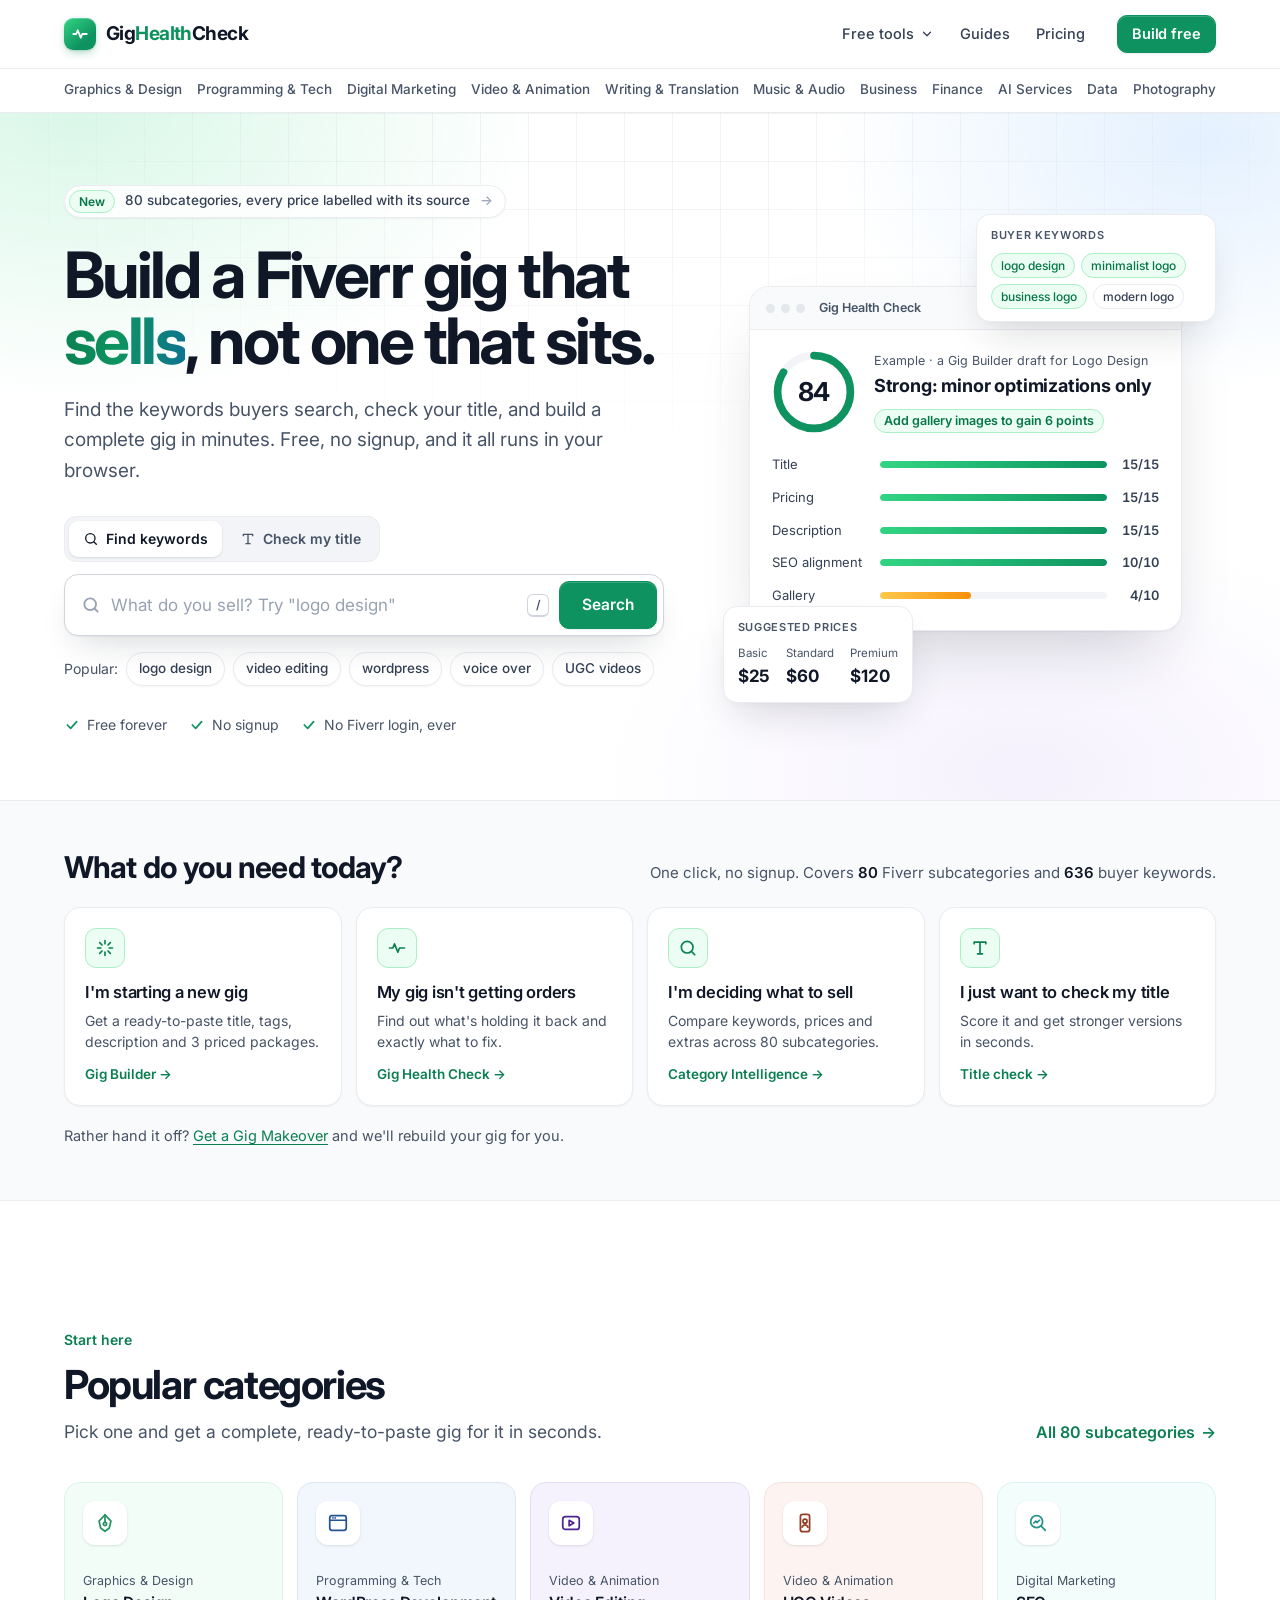
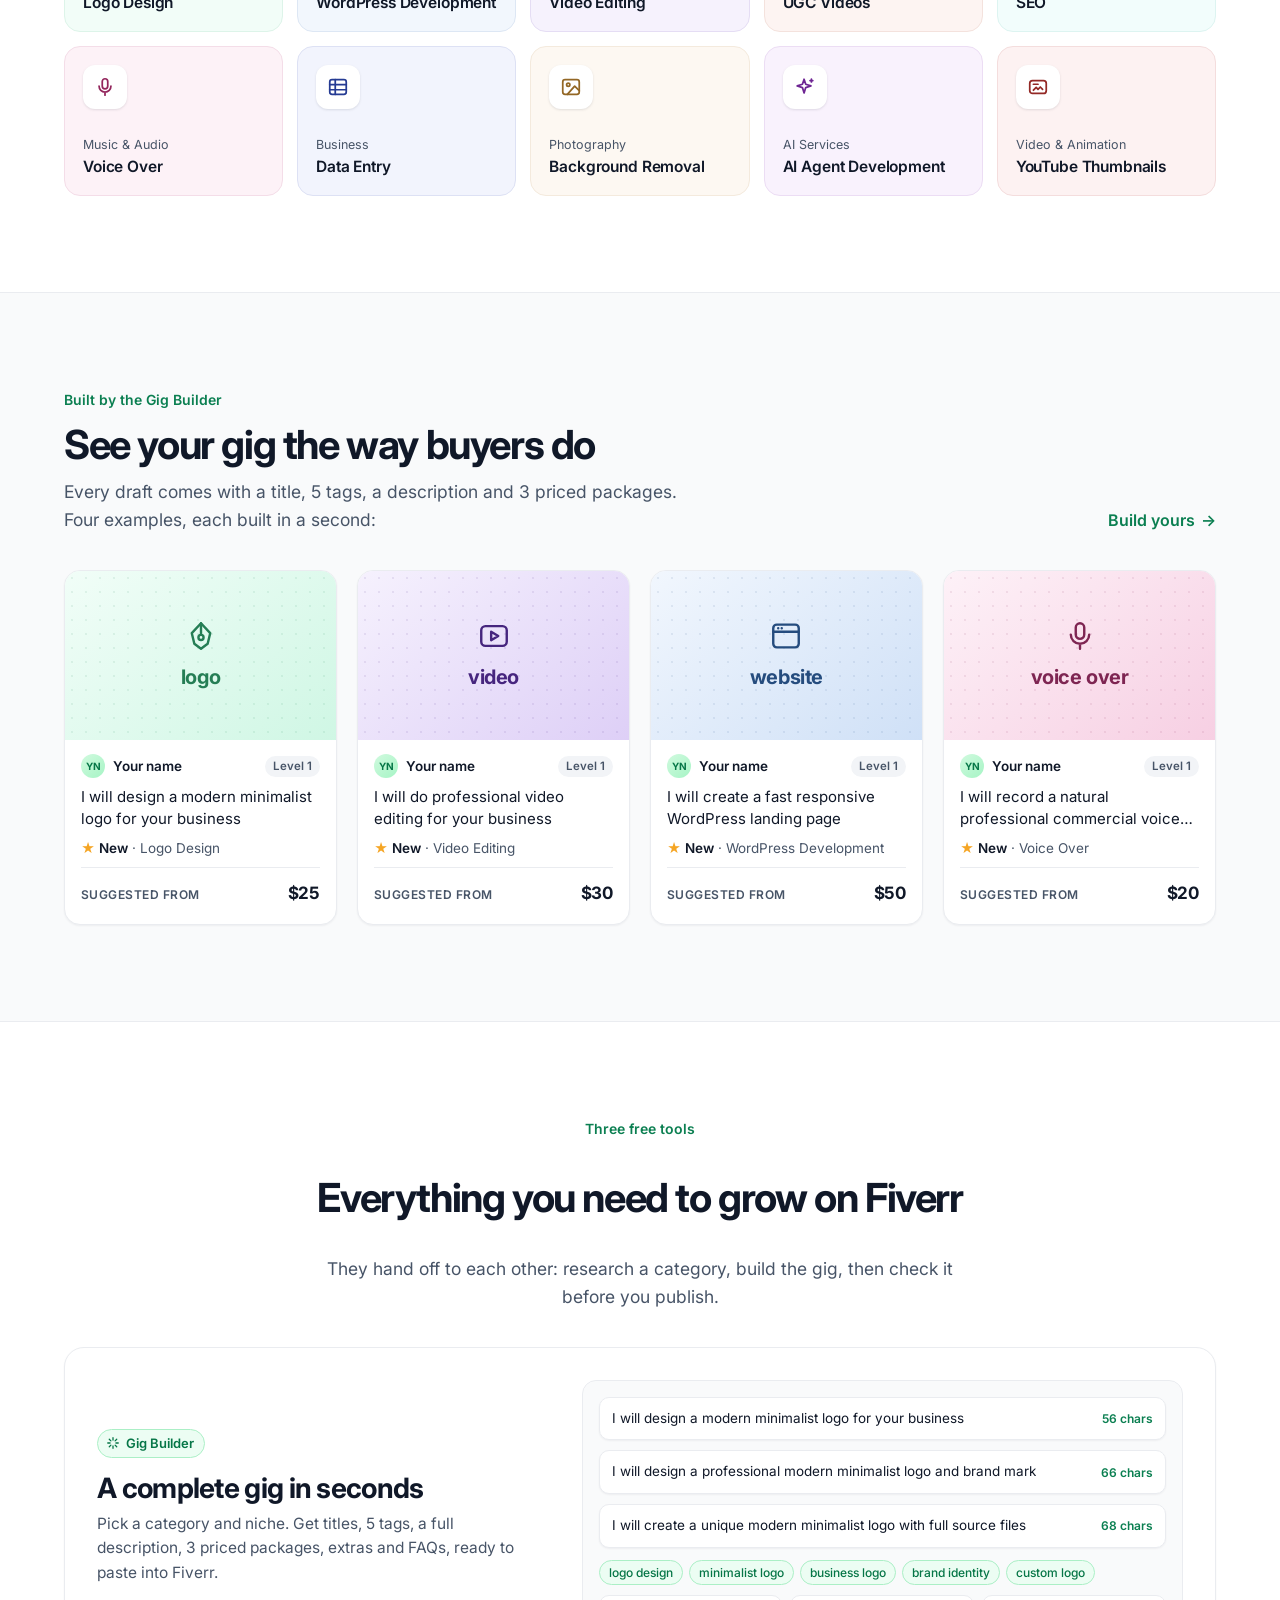
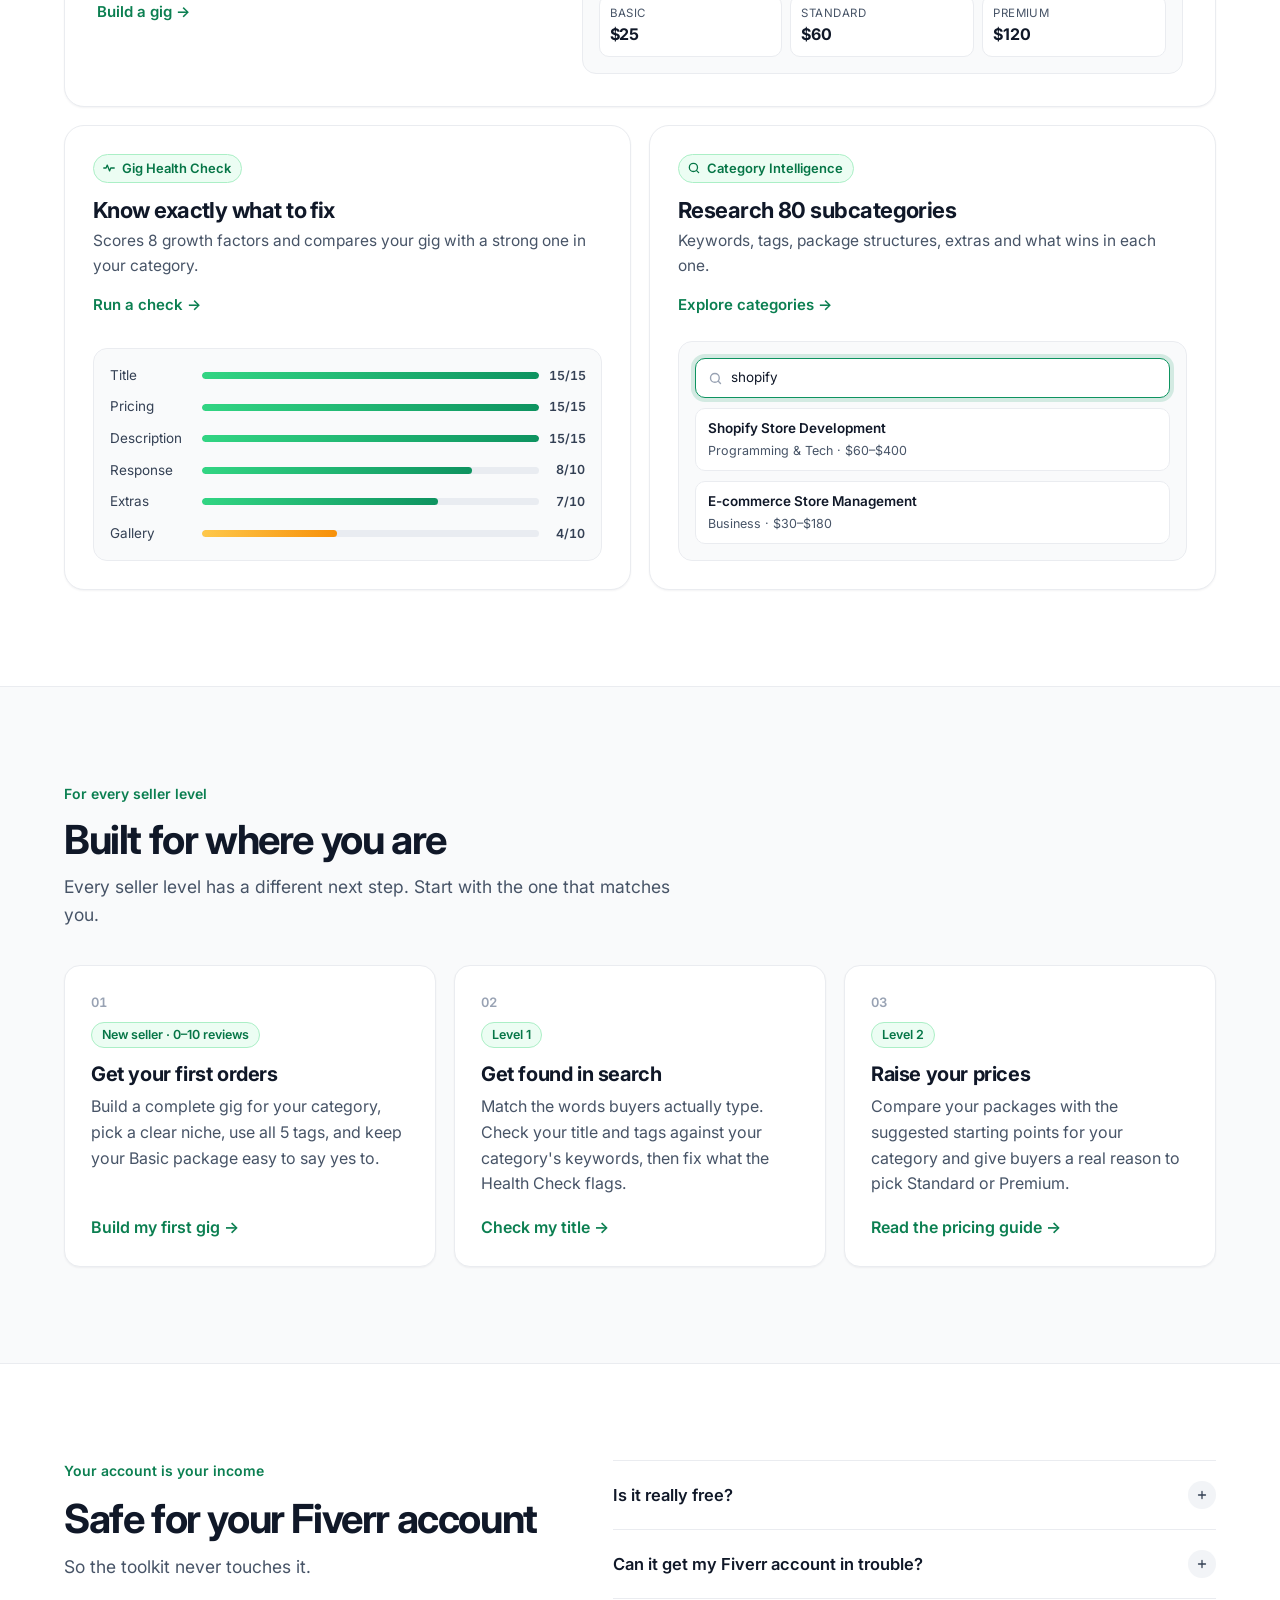
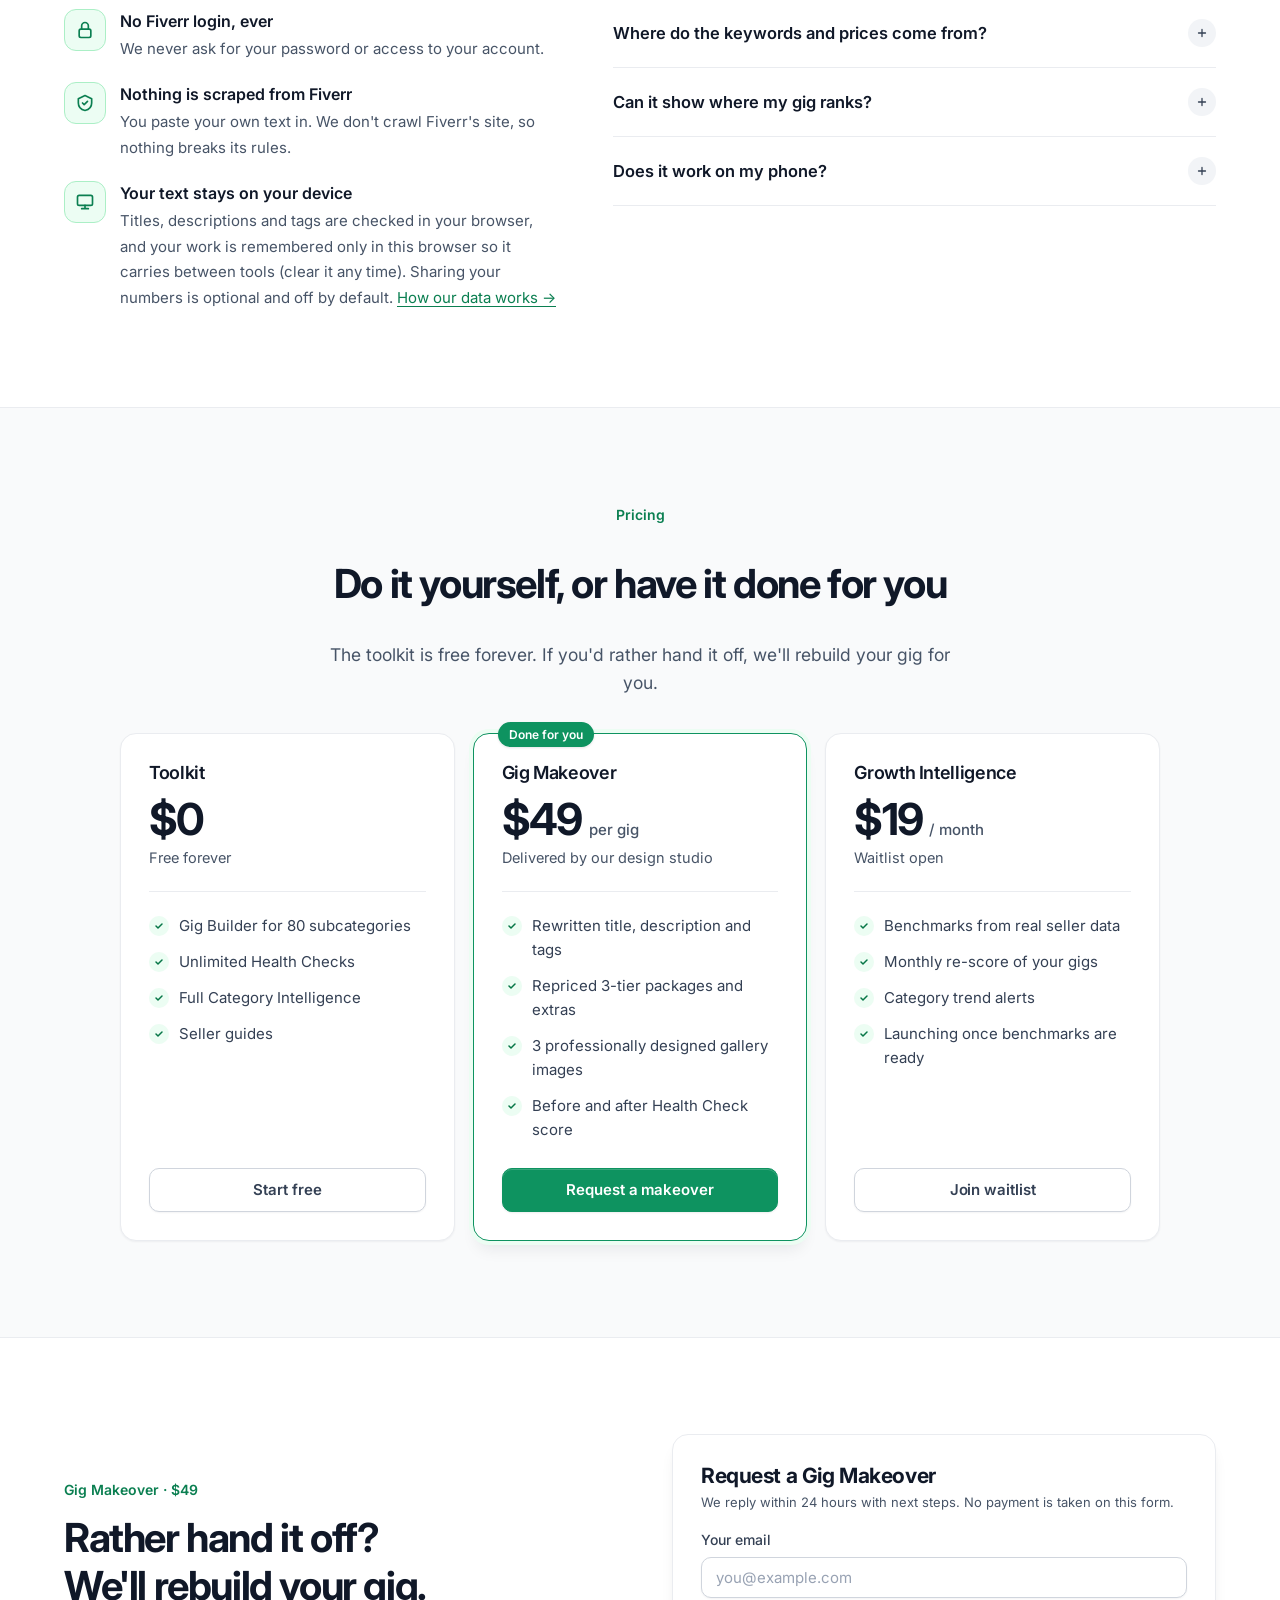
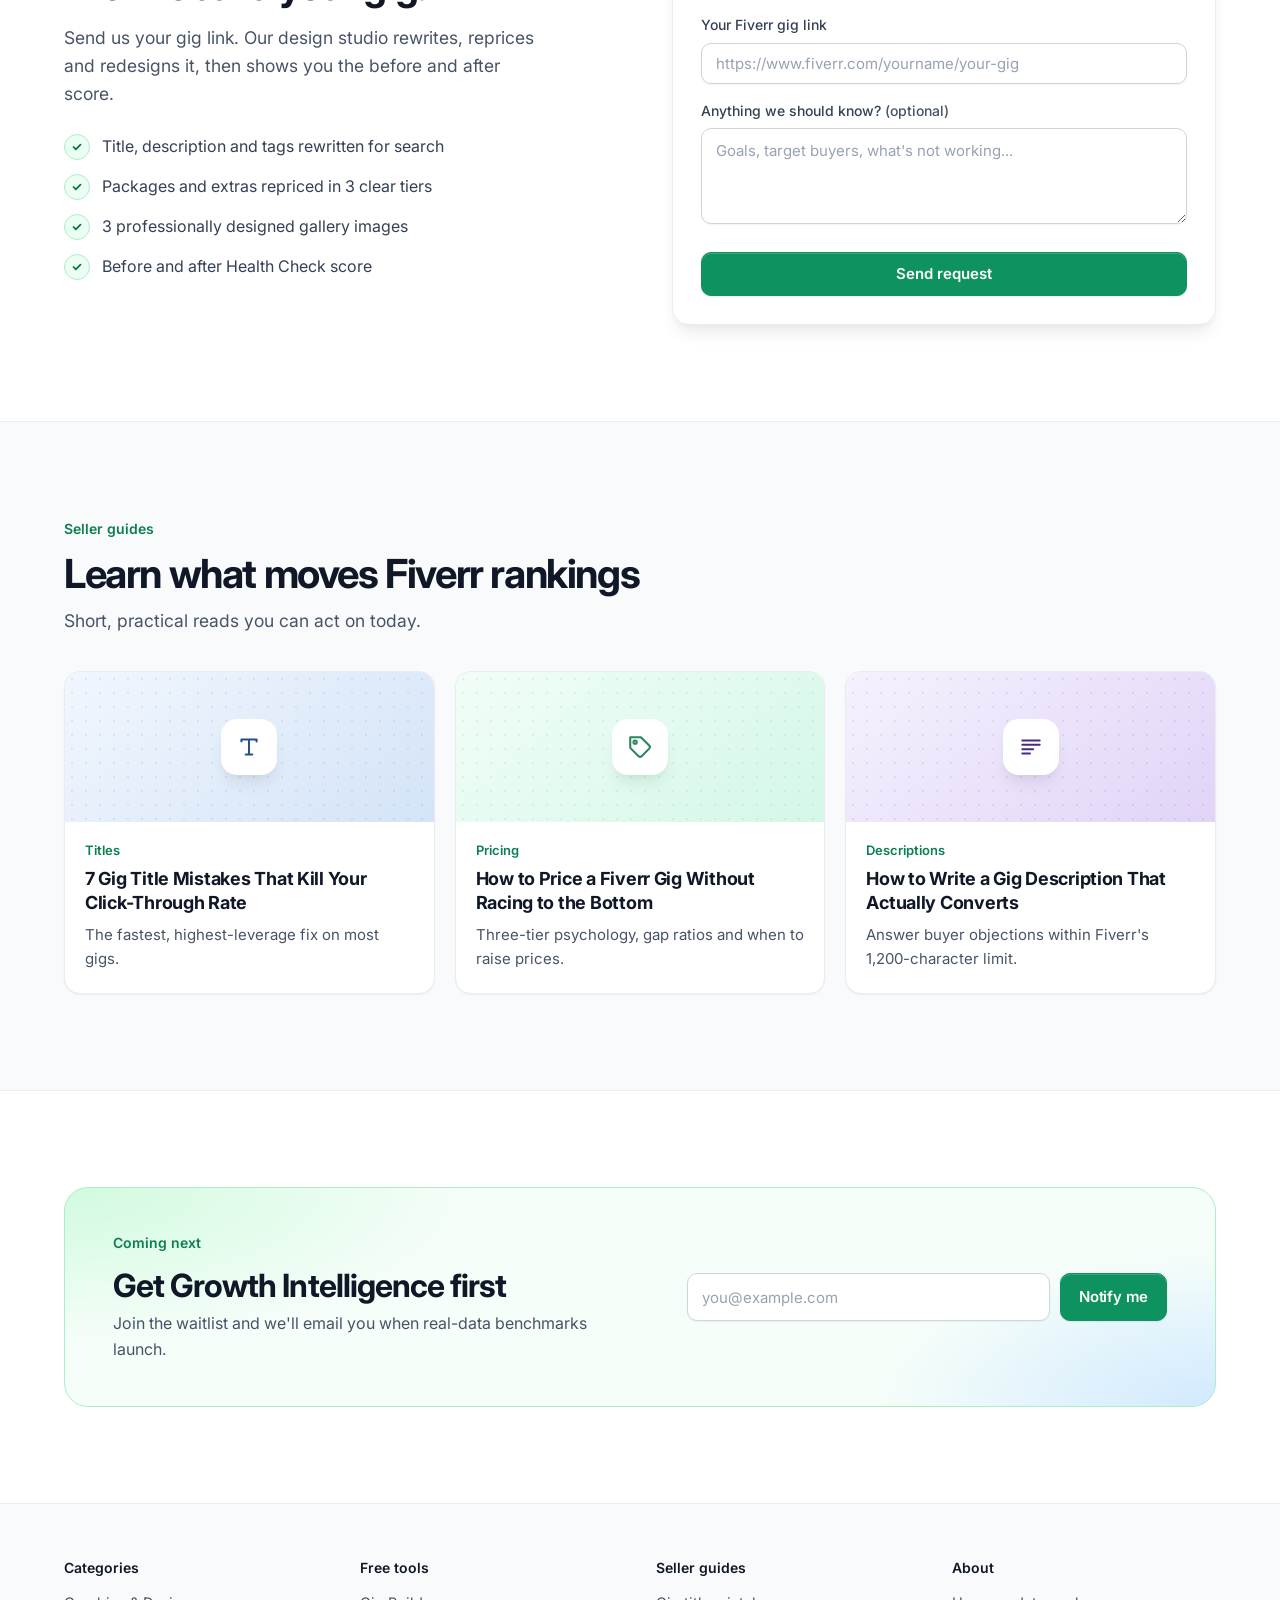
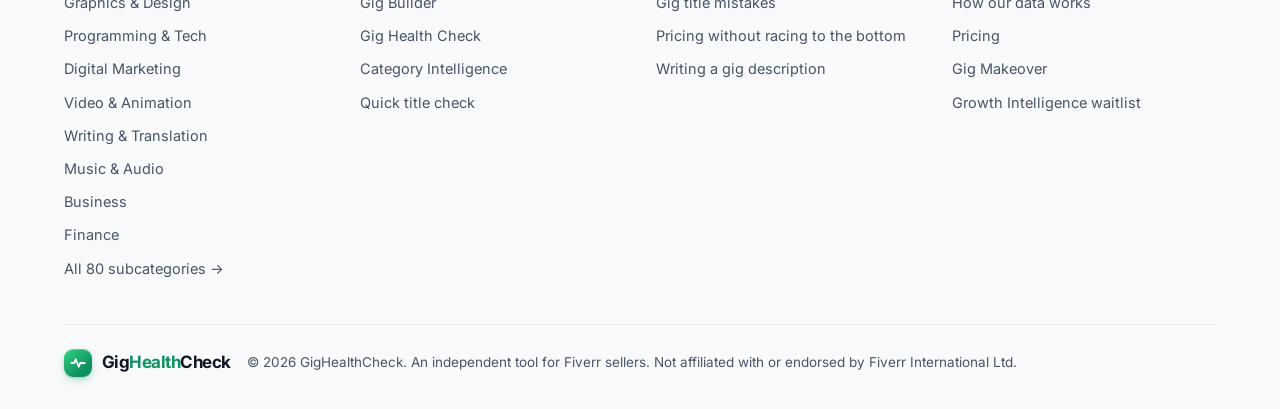
<file: index.html>
<!doctype html>
<html lang="en">
<head>
<meta charset="utf-8">
<meta name="viewport" content="width=device-width, initial-scale=1">
<meta name="theme-color" content="#ffffff">
<link rel="icon" href="assets/favicon.svg" type="image/svg+xml">
<title>Fiverr Seller Toolkit — Build, Audit & Grow Your Gigs</title>
<meta name="description" content="Free Fiverr seller toolkit: generate a complete gig in seconds, audit it across 8 growth dimensions, and research 80 Fiverr subcategories. Or get a done-for-you Gig Makeover.">
<script type="application/ld+json">
{"@context":"https://schema.org","@type":"FAQPage","mainEntity":[
{"@type":"Question","name":"Is it really free?","acceptedAnswer":{"@type":"Answer","text":"Yes. The Gig Builder, Health Check and Category Intelligence are free, with no signup and no daily limit. The Gig Makeover is an optional paid service."}},
{"@type":"Question","name":"Can it get my Fiverr account in trouble?","acceptedAnswer":{"@type":"Answer","text":"No. You copy and paste text into our tools. We never log in to Fiverr and never collect data from it."}},
{"@type":"Question","name":"Where do the keywords and prices come from?","acceptedAnswer":{"@type":"Answer","text":"From a dataset of 80 Fiverr subcategories we put together as guidance. Every category is labelled with where its numbers come from and how far to trust them, and they move to real averages as sellers share their numbers anonymously. Nothing is scraped from Fiverr."}},
{"@type":"Question","name":"Can it show where my gig ranks?","acceptedAnswer":{"@type":"Answer","text":"Not yet. Rank checking needs Fiverr data we won't scrape. Instead, we're building benchmarks from sellers who choose to share their numbers."}},
{"@type":"Question","name":"Does it work on my phone?","acceptedAnswer":{"@type":"Answer","text":"Yes. Every tool works on mobile, with nothing to install."}}
]}
</script>
<link rel="preconnect" href="https://fonts.googleapis.com">
<link rel="preconnect" href="https://fonts.gstatic.com" crossorigin>
<link rel="stylesheet" href="https://fonts.googleapis.com/css2?family=Inter:wght@400;500;600;700&display=swap">
<link rel="stylesheet" href="assets/site.css">
<script>document.documentElement.classList.add('js')</script>
<script src="assets/motion.js" defer></script>
<style>
  /* ---------- Hero ---------- */
  .hero{position:relative;isolation:isolate;padding:72px 0 64px;overflow:hidden}
  .hero-bg{position:absolute;inset:0;z-index:-1;pointer-events:none;background:radial-gradient(52% 60% at 6% 0%,rgba(50,213,131,.18),transparent 70%),radial-gradient(42% 52% at 94% 4%,rgba(46,144,250,.13),transparent 70%),radial-gradient(46% 50% at 80% 96%,rgba(158,119,237,.10),transparent 72%)}
  .hero-bg::after{content:"";position:absolute;inset:0;background-image:linear-gradient(rgba(16,24,40,.05) 1px,transparent 1px),linear-gradient(90deg,rgba(16,24,40,.05) 1px,transparent 1px);background-size:48px 48px;-webkit-mask-image:radial-gradient(ellipse 75% 70% at 50% 0%,#000 20%,transparent 72%);mask-image:radial-gradient(ellipse 75% 70% at 50% 0%,#000 20%,transparent 72%)}
  .hero-grid{display:grid;grid-template-columns:minmax(0,1.1fr) minmax(0,.9fr);gap:56px;align-items:center}
  @media (max-width:1040px){.hero-grid{grid-template-columns:minmax(0,1fr);gap:40px}}
  @media (max-width:600px){.hero{padding:40px 0 44px}}

  .hero-pill{display:inline-flex;align-items:center;gap:10px;max-width:100%;padding:4px 12px 4px 4px;border:1px solid var(--border);border-radius:999px;background:rgba(255,255,255,.85);box-shadow:var(--shadow-xs);font-size:13.5px;font-weight:500;color:var(--text-2);text-decoration:none;margin-bottom:24px;transition:border-color .2s,box-shadow .2s}
  .hero-pill:hover{border-color:var(--border-strong);box-shadow:var(--shadow-1)}
  .hero-pill .tag{flex:none;background:var(--accent-soft);color:var(--accent-ink);border:1px solid var(--accent-line);border-radius:999px;padding:1px 9px;font-size:12px;font-weight:600}
  .hero-pill .txt{white-space:nowrap;overflow:hidden;text-overflow:ellipsis}
  .hero-pill .go{color:var(--faint);transition:translate .2s var(--ease)}
  .hero-pill:hover .go{translate:3px 0;color:var(--text-2)}
  .hero h1{font-size:clamp(38px,5.3vw,64px);font-weight:700;line-height:1.04;letter-spacing:-.04em;margin:0 0 20px;text-wrap:balance}
  .hero h1 .hl{background:linear-gradient(95deg,#0b7f51,#0e9360 45%,#0e7490);-webkit-background-clip:text;background-clip:text;color:transparent}
  .lede{font-size:clamp(17px,1.6vw,19px);line-height:1.6;color:var(--muted);max-width:560px;margin:0 0 30px}

  .finder{position:relative;z-index:30;max-width:600px}
  .seg{display:inline-flex;gap:4px;padding:4px;background:var(--panel-2);border:1px solid var(--border);border-radius:12px;margin-bottom:12px}
  .seg button{display:inline-flex;align-items:center;gap:7px;border:0;background:transparent;color:var(--muted);font:inherit;font-size:14px;font-weight:600;padding:7px 14px;border-radius:9px;cursor:pointer;transition:background .2s,color .2s,box-shadow .2s}
  .seg button svg{width:16px;height:16px;fill:none;stroke:currentColor;stroke-width:2;stroke-linecap:round;stroke-linejoin:round}
  .seg button:hover{color:var(--text)}
  .seg button[aria-selected="true"]{background:#fff;color:var(--text);box-shadow:var(--shadow-1)}
  .search-box{position:relative;display:flex;align-items:center;gap:10px;background:#fff;border:1px solid var(--border-strong);border-radius:14px;padding:6px 6px 6px 16px;box-shadow:0 1px 2px rgba(16,24,40,.05),0 16px 36px -14px rgba(16,24,40,.2);transition:border-color .2s,box-shadow .2s}
  .search-box:focus-within{border-color:var(--accent);box-shadow:var(--ring),0 16px 36px -14px rgba(16,24,40,.2)}
  .sb-icon{width:20px;height:20px;flex:none;fill:none;stroke:var(--faint);stroke-width:2.2;stroke-linecap:round;stroke-linejoin:round}
  .search-box .combo{flex:1;min-width:0}
  .search-box input{height:48px;border:0;padding:0;background:transparent;box-shadow:none;border-radius:0;font-size:17px}
  .search-box input:focus{box-shadow:none;border:0}
  .search-box:focus-within kbd{display:none}
  .sb-go{flex:none;min-height:48px;padding:0 22px;border-radius:10px;font-size:15.5px}
  @media (max-width:520px){.search-box{padding-left:12px;gap:8px}.search-box kbd{display:none}.sb-go{padding:0 14px}.search-box input{font-size:16px}}
  .listbox{position:absolute;z-index:40;left:-1px;right:-1px;top:calc(100% + 8px);margin:0;padding:6px;list-style:none;background:#fff;border:1px solid var(--border);border-radius:14px;box-shadow:var(--shadow-3);max-height:340px;overflow:auto}
  .listbox li{display:flex;justify-content:space-between;align-items:baseline;gap:10px;padding:10px 12px;border-radius:var(--radius);cursor:pointer;font-size:15px}
  .listbox li small{color:var(--muted);font-size:13px;white-space:nowrap;overflow:hidden;text-overflow:ellipsis}
  .listbox li[aria-selected="true"],.listbox li:hover{background:var(--panel-2)}
  .listbox mark{background:none;color:var(--accent-2);font-weight:600}
  .try{display:flex;flex-wrap:wrap;gap:8px;align-items:center;margin-top:16px;font-size:14px;color:var(--muted)}
  .try button{font:inherit;font-size:13.5px;font-weight:500;color:var(--text-2);background:#fff;border:1px solid var(--border);border-radius:999px;padding:5px 12px;cursor:pointer;box-shadow:var(--shadow-xs);transition:border-color .2s,background .2s,color .2s}
  .try button:hover{border-color:var(--accent-line);background:var(--accent-soft);color:var(--accent-ink)}
  .finder-note{margin-top:10px;font-size:14px;color:var(--warn)}
  .hero-proof{display:flex;flex-wrap:wrap;gap:8px 22px;list-style:none;margin:28px 0 0;padding:0;font-size:14px;color:var(--muted)}
  .hero-proof li{display:inline-flex;align-items:center;gap:7px}
  .hero-proof svg{width:16px;height:16px;flex:none;fill:none;stroke:var(--accent);stroke-width:2.6;stroke-linecap:round;stroke-linejoin:round}

  /* Product preview: a real Builder draft for Logo Design, scored by the Health Check */
  .hero-visual{position:relative;padding:72px 34px 76px 26px}
  @media (max-width:1040px){.hero-visual{max-width:560px;width:100%;margin:0 auto}}
  @media (max-width:600px){.hero-visual{display:none}}
  .pv-main{position:relative;background:#fff;border:1px solid var(--border);border-radius:20px;box-shadow:0 1px 2px rgba(16,24,40,.04),0 32px 64px -24px rgba(16,24,40,.22);overflow:hidden}
  .pv-bar{display:flex;align-items:center;gap:6px;padding:11px 16px;border-bottom:1px solid var(--border);background:var(--bg-soft);font-size:12.5px;font-weight:600;color:var(--muted)}
  .pv-bar i{width:9px;height:9px;border-radius:50%;background:#e4e7ec}
  .pv-bar span{margin-left:8px}
  .pv-body{padding:20px 22px 24px}
  .pv-score{display:flex;align-items:center;gap:18px;margin-bottom:20px}
  .pv-ring{position:relative;width:84px;height:84px;flex:none}
  .pv-ring svg{width:100%;height:100%;transform:rotate(-90deg)}
  .pv-ring circle{fill:none;stroke-width:11}
  .pv-ring .bg{stroke:var(--panel-2)}
  .pv-ring .fg{stroke:var(--accent);stroke-linecap:round;stroke-dasharray:326.7;stroke-dashoffset:52.3;animation:ringIn 1.4s var(--ease) .3s both}
  @keyframes ringIn{from{stroke-dashoffset:326.7}}
  .pv-ring b{position:absolute;inset:0;display:grid;place-items:center;font-size:26px;font-weight:700;letter-spacing:-.03em}
  .pv-score small{display:block;font-size:12.5px;color:var(--muted)}
  .pv-score strong{display:block;font-size:18px;font-weight:700;letter-spacing:-.01em;margin:1px 0 6px}
  .pv-score em{display:inline-block;font-style:normal;font-size:12.5px;font-weight:600;color:var(--accent-ink);background:var(--accent-soft);border:1px solid var(--accent-line);border-radius:999px;padding:1px 9px}
  .pv-rows{list-style:none;margin:0;padding:0;display:grid;gap:12px}
  .pv-rows li{display:grid;grid-template-columns:96px minmax(0,1fr) 40px;align-items:center;gap:12px;font-size:13px;color:var(--text-2)}
  .pv-rows i{position:relative;height:7px;border-radius:999px;background:var(--panel-2);overflow:hidden}
  .pv-rows i::after{content:"";position:absolute;inset:0 auto 0 0;width:var(--w);border-radius:inherit;background:linear-gradient(90deg,var(--accent-3),var(--accent));animation:barIn 1.2s var(--ease) .5s both}
  .pv-rows li.warn i::after{background:linear-gradient(90deg,#fec84b,#f79009)}
  @keyframes barIn{from{width:0}}
  .pv-rows b{text-align:right;font-weight:600;font-variant-numeric:tabular-nums}
  .pv-float{position:absolute;background:#fff;border:1px solid var(--border);border-radius:14px;box-shadow:var(--shadow-3);padding:12px 14px;animation:float 7s ease-in-out infinite}
  .pv-float small{display:block;font-size:11px;font-weight:600;color:var(--muted);text-transform:uppercase;letter-spacing:.06em;margin-bottom:8px}
  .pv-kw{top:0;right:0;max-width:240px}
  .pv-chips{display:flex;flex-wrap:wrap;gap:6px}
  .pv-chips span{font-size:12px;font-weight:500;padding:2px 9px;border-radius:999px;border:1px solid var(--border);color:var(--text-2)}
  .pv-chips span.on{background:var(--accent-soft);border-color:var(--accent-line);color:var(--accent-ink)}
  .pv-price{bottom:4px;left:0;animation-delay:-3.5s}
  .pv-tiers{display:flex;gap:16px}
  .pv-tiers span{font-size:11.5px;color:var(--muted)}
  .pv-tiers b{display:block;font-size:17px;color:var(--text);letter-spacing:-.01em}

  /* ---------- Task chooser ---------- */
  .start{border-block:1px solid var(--border);background:var(--bg-soft);padding:48px 0 52px}
  .start-head{display:flex;justify-content:space-between;align-items:flex-end;gap:8px 32px;flex-wrap:wrap;margin-bottom:22px}
  .start-head h2{margin:0;font-size:clamp(24px,2.6vw,30px);letter-spacing:-.03em}
  .start-head p{margin:0;color:var(--muted);font-size:15px}
  .start-head p b{color:var(--text);font-weight:600}
  .tasks{display:grid;grid-template-columns:repeat(4,minmax(0,1fr));gap:14px}
  @media (max-width:1000px){.tasks{grid-template-columns:repeat(2,minmax(0,1fr))}}
  .task{display:flex;flex-direction:column;gap:14px;padding:20px;background:#fff;border:1px solid var(--border);border-radius:16px;color:var(--text);text-decoration:none;box-shadow:var(--shadow-xs);transition:border-color .2s,box-shadow .25s var(--ease),transform .25s var(--ease)}
  .task:hover{border-color:var(--accent-line);box-shadow:var(--shadow-2);transform:translateY(-2px)}
  .task-ic{width:40px;height:40px;flex:none;border-radius:11px;display:grid;place-items:center;background:var(--accent-soft);border:1px solid var(--accent-line);color:var(--accent-2)}
  .task-ic svg{width:20px;height:20px;fill:none;stroke:currentColor;stroke-width:2;stroke-linecap:round;stroke-linejoin:round}
  .task-txt{display:flex;flex-direction:column;gap:6px;flex:1}
  .task b{font-size:16.5px;font-weight:600;letter-spacing:-.015em;line-height:1.3}
  .task small{font-size:14px;color:var(--muted);line-height:1.5}
  .task-go{margin-top:auto;padding-top:6px;font-size:13.5px;font-weight:600;color:var(--accent-2)}
  .task:hover .task-go{text-decoration:underline}
  /* Phones: compact rows, icon beside the text */
  @media (max-width:560px){.tasks{grid-template-columns:minmax(0,1fr);gap:10px}.task{flex-direction:row;align-items:flex-start;padding:16px}.task-go{display:none}}
  .resume{display:flex;align-items:center;gap:12px 18px;flex-wrap:wrap;margin-bottom:16px;padding:14px 16px;background:#fff;border:1px solid var(--accent-line);border-left:4px solid var(--accent);border-radius:14px;box-shadow:var(--shadow-xs)}
  .resume[hidden]{display:none}
  .resume-txt{flex:1 1 280px;min-width:0;font-size:15px;color:var(--muted)}
  .resume-txt b{color:var(--text);font-weight:600}
  .resume-acts{display:flex;align-items:center;gap:8px 14px;flex-wrap:wrap}
  .resume-clear{font:inherit;font-size:14px;font-weight:600;color:var(--muted);background:none;border:0;padding:0;cursor:pointer;text-decoration:underline;text-underline-offset:3px}
  .resume-clear:hover{color:var(--text)}
  .start-alt{margin:18px 0 0;font-size:14.5px;color:var(--muted)}

  /* ---------- Results (search + title check) ---------- */
  .results .wrap{padding-top:32px}
  .result{padding:28px;display:grid;grid-template-columns:repeat(2,minmax(0,1fr));gap:4px 44px;scroll-margin-top:140px;box-shadow:var(--shadow-2)}
  .result[hidden]{display:none}
  .result.show{animation:rise .45s var(--ease) both}
  .result .r-head,.result .r-actions,.result .r-score{grid-column:1/-1}
  @media (max-width:760px){.result{grid-template-columns:minmax(0,1fr);padding:20px}}
  .r-head{display:flex;justify-content:space-between;align-items:flex-start;gap:12px;padding-bottom:16px;border-bottom:1px solid var(--border);margin-bottom:6px}
  .r-head small{display:block;font-size:13px;color:var(--accent-2);font-weight:600}
  .r-head h3{margin:2px 0 0;font-size:24px;letter-spacing:-.025em}
  .r-close{background:#fff;border:1px solid var(--border-strong);color:var(--muted);border-radius:var(--radius);width:36px;height:36px;cursor:pointer;font-size:20px;line-height:1;flex:none;box-shadow:var(--shadow-xs)}
  .r-close:hover{color:var(--text);background:var(--bg-soft)}
  .r-sec{margin-top:20px}
  .r-sec h4{margin:0 0 10px;font-size:12.5px;font-weight:600;color:var(--muted);text-transform:uppercase;letter-spacing:.05em;display:flex;justify-content:space-between;align-items:center;gap:8px}
  .r-sec h4 button{font:inherit;text-transform:none;letter-spacing:0;font-size:13.5px;font-weight:600;color:var(--accent-2);background:none;border:0;cursor:pointer;padding:0}
  .r-title{background:var(--bg-soft);border:1px solid var(--border);border-radius:var(--radius);padding:11px 14px;font-size:15px;display:flex;justify-content:space-between;gap:10px;align-items:center;margin-bottom:8px}
  .r-title span{font-size:12.5px;color:var(--accent-2);font-weight:600;white-space:nowrap}
  .r-prices{display:grid;grid-template-columns:repeat(3,minmax(0,1fr));gap:8px}
  .r-prices div{border:1px solid var(--border);border-radius:12px;padding:12px 10px;text-align:center}
  .r-prices b{display:block;font-size:21px;letter-spacing:-.02em}
  .r-prices span{font-size:11.5px;color:var(--muted);text-transform:uppercase;letter-spacing:.04em}
  .r-actions{display:flex;gap:10px;flex-wrap:wrap;margin-top:24px;padding-top:20px;border-top:1px solid var(--border)}
  .r-score{display:flex;align-items:center;gap:18px;margin-top:16px}
  .r-score p{margin:0;font-size:15px;color:var(--muted)}
  .r-score p b{color:var(--text)}
  .ring{position:relative;width:100px;height:100px;flex:none}
  .ring svg{width:100%;height:100%;transform:rotate(-90deg)}
  .ring circle{fill:none;stroke-width:10}
  .ring .bg{stroke:var(--panel-2)}
  .ring .fg{stroke:var(--accent);stroke-linecap:round;stroke-dasharray:326.7;stroke-dashoffset:326.7;transition:stroke-dashoffset 1s var(--ease),stroke .3s}
  .ring-num{position:absolute;inset:0;display:flex;flex-direction:column;align-items:center;justify-content:center}
  .ring-num b{font-size:26px;line-height:1;letter-spacing:-.03em}
  .ring-num span{font-size:11px;color:var(--muted)}
  .result select{padding:9px 40px 9px 12px;font-size:14px}
  .fixes{list-style:none;margin:0;padding:0;display:grid;gap:8px}
  .fixes li{display:flex;gap:9px;font-size:14px;line-height:1.45}
  .fixes li::before{content:"!";flex:none;width:20px;height:20px;border-radius:50%;display:grid;place-items:center;font-size:11px;font-weight:700;background:var(--warn-soft);color:var(--warn)}
  .fixes li.ok::before{content:"✓";background:var(--accent-soft);color:var(--accent-ink)}

  /* ---------- Sections ---------- */
  .sec{padding:96px 0}
  .sec-soft{background:var(--bg-soft);border-block:1px solid var(--border)}
  .eyebrow{display:block;margin:0 0 12px;font-size:14px;font-weight:600;color:var(--accent-2)}
  .sec-head{display:flex;justify-content:space-between;align-items:flex-end;gap:24px;margin-bottom:36px}
  .sec-head h2{font-size:clamp(28px,3.3vw,40px);font-weight:700;letter-spacing:-.035em;line-height:1.12;margin:0 0 10px;text-wrap:balance}
  .sec-head p{margin:0;color:var(--muted);font-size:17.5px;max-width:640px}
  .sec-head.center{flex-direction:column;align-items:center;text-align:center}
  .sec-link{display:inline-flex;align-items:center;gap:6px;font-weight:600;text-decoration:none;white-space:nowrap}
  .sec-link:hover{text-decoration:underline}
  @media (max-width:600px){.sec{padding:64px 0}.sec-head{flex-direction:column;align-items:flex-start;margin-bottom:28px}}

  /* Popular categories: light pastel tiles, all visible */
  .tiles{display:grid;grid-template-columns:repeat(5,minmax(0,1fr));gap:14px}
  @media (max-width:1100px){.tiles{grid-template-columns:repeat(4,minmax(0,1fr))}}
  @media (max-width:860px){.tiles{grid-template-columns:repeat(3,minmax(0,1fr))}}
  @media (max-width:600px){.tiles{grid-template-columns:repeat(2,minmax(0,1fr));gap:10px}}
  .tile{position:relative;display:flex;flex-direction:column;gap:16px;min-height:150px;padding:18px;border-radius:16px;background:hsl(var(--h) 75% 97%);border:1px solid hsl(var(--h) 50% 91%);color:var(--text);text-decoration:none;transition:transform .25s var(--ease),box-shadow .25s var(--ease),border-color .25s}
  .tile:hover{transform:translateY(-3px);box-shadow:var(--shadow-2);border-color:hsl(var(--h) 45% 80%)}
  .t-ic{width:44px;height:44px;border-radius:12px;display:grid;place-items:center;background:#fff;box-shadow:var(--shadow-1);color:hsl(var(--h) 60% 36%)}
  .t-ic svg,.gt-in svg,.g-ic svg{fill:none;stroke:currentColor;stroke-linecap:round;stroke-linejoin:round}
  .t-ic svg{width:22px;height:22px;stroke-width:1.9}
  .t-txt{margin-top:auto}
  .t-txt small{display:block;font-size:12.5px;color:var(--muted);margin-bottom:2px}
  .t-txt b{display:block;font-size:15.5px;font-weight:600;letter-spacing:-.01em;line-height:1.3}
  .t-go{position:absolute;top:18px;right:18px;font-size:18px;line-height:1;color:hsl(var(--h) 50% 36%);opacity:0;translate:-4px 0;transition:opacity .2s,translate .2s var(--ease)}
  .tile:hover .t-go,.tile:focus-visible .t-go{opacity:1;translate:none}
  @media (max-width:600px){.tile{min-height:132px;padding:14px;gap:12px}.t-ic{width:40px;height:40px}.t-txt b{font-size:14.5px}}

  /* Gig previews, shaped like marketplace gig cards */
  .gig-grid{display:grid;grid-template-columns:repeat(4,minmax(0,1fr));gap:20px}
  @media (max-width:1000px){.gig-grid{grid-template-columns:repeat(2,minmax(0,1fr))}}
  /* Phones: one swipeable row instead of a long stack */
  @media (max-width:600px){.gig-grid{grid-template-columns:none;grid-auto-flow:column;grid-auto-columns:82%;gap:14px;overflow-x:auto;scroll-snap-type:x mandatory;padding:2px 2px 16px;scrollbar-width:none}.gig-grid::-webkit-scrollbar{display:none}.gig-grid>*{scroll-snap-align:start}}
  .gig-card{display:flex;flex-direction:column;background:#fff;border:1px solid var(--border);border-radius:16px;overflow:hidden;color:var(--text);text-decoration:none;box-shadow:var(--shadow-xs);transition:box-shadow .25s var(--ease),transform .25s var(--ease),border-color .25s}
  .gig-card:hover{box-shadow:var(--shadow-2);transform:translateY(-3px);border-color:var(--border-strong)}
  .gig-thumb{position:relative;aspect-ratio:16/10;display:grid;place-items:center;overflow:hidden;background:linear-gradient(140deg,hsl(var(--h) 80% 97%),hsl(var(--h) 70% 89%))}
  .gig-thumb::before{content:"";position:absolute;inset:0;background-image:radial-gradient(hsl(var(--h) 45% 40% / .1) 1px,transparent 1.3px);background-size:14px 14px}
  .gt-in{position:relative;display:flex;flex-direction:column;align-items:center;gap:8px;color:hsl(var(--h) 55% 32%)}
  .gt-in svg{width:34px;height:34px;stroke-width:1.7}
  .gt-in span{font-size:20px;font-weight:700;letter-spacing:-.02em}
  .gig-body{padding:14px 16px 16px;display:flex;flex-direction:column;gap:8px;flex:1}
  .gig-seller{display:flex;align-items:center;gap:8px;font-size:13.5px;font-weight:600}
  .gig-av{width:24px;height:24px;border-radius:50%;background:linear-gradient(140deg,#d1fadf,#a6f4c5);color:var(--accent-ink);display:grid;place-items:center;font-size:10px;font-weight:700}
  .gig-lvl{margin-left:auto;font-size:11.5px;font-weight:600;color:var(--muted);background:var(--panel-2);border-radius:999px;padding:1px 8px}
  .gig-title{margin:0;font-size:15px;line-height:1.45;display:-webkit-box;-webkit-line-clamp:2;-webkit-box-orient:vertical;overflow:hidden;min-height:43px;transition:color .2s}
  .gig-card:hover .gig-title{color:var(--accent-2)}
  .gig-rating{font-size:13.5px;color:var(--muted)}
  .gig-rating .star{color:#f5a524}
  .gig-rating b{color:var(--text);font-weight:600}
  .gig-price{margin-top:auto;padding-top:12px;border-top:1px solid var(--border);display:flex;justify-content:space-between;align-items:baseline;font-size:12px;font-weight:600;color:var(--muted);text-transform:uppercase;letter-spacing:.04em}
  .gig-price b{font-size:17px;color:var(--text);text-transform:none;letter-spacing:-.01em}

  /* Tools: bento grid with live-looking mini interfaces */
  .bento{display:grid;grid-template-columns:repeat(2,minmax(0,1fr));gap:18px}
  /* The Builder (where most sellers start) gets the full width: copy left, live-looking draft right */
  .bento-card.bc-build{grid-column:1/-1;display:grid;grid-template-columns:minmax(0,.85fr) minmax(0,1.15fr);gap:40px;align-items:center;padding:32px}
  .bc-build .bc-ui{margin-top:0}
  @media (max-width:860px){.bento-card.bc-build{grid-template-columns:minmax(0,1fr);gap:24px;padding:28px}}
  @media (max-width:640px){.bento{grid-template-columns:minmax(0,1fr)}}
  .bento-card{display:flex;flex-direction:column;gap:24px;padding:28px;background:#fff;border:1px solid var(--border);border-radius:20px;color:var(--text);text-decoration:none;box-shadow:var(--shadow-xs);overflow:hidden;transition:box-shadow .25s var(--ease),transform .25s var(--ease),border-color .25s}
  .bento-card:hover{box-shadow:var(--shadow-2);transform:translateY(-2px);border-color:var(--border-strong)}
  .bc-tag{display:inline-flex;align-items:center;gap:6px;font-size:13px;font-weight:600;color:var(--accent-ink);background:var(--accent-soft);border:1px solid var(--accent-line);border-radius:999px;padding:3px 10px 3px 8px}
  .bc-tag svg{width:14px;height:14px;fill:none;stroke:currentColor;stroke-width:2.2;stroke-linecap:round;stroke-linejoin:round}
  .bento-card h3{margin:14px 0 6px;font-size:22px;letter-spacing:-.025em}
  .bc-build h3{font-size:clamp(24px,2.4vw,28px)}
  .bento-card p{margin:0;color:var(--muted);font-size:15.5px}
  .bc-link{display:inline-block;margin-top:14px;font-weight:600;font-size:15px;color:var(--accent-2)}
  .bento-card:hover .bc-link{text-decoration:underline}
  .bc-ui{margin-top:auto;background:var(--bg-soft);border:1px solid var(--border);border-radius:14px;padding:16px;display:grid;gap:10px;font-size:13.5px}
  .mt-row{display:flex;justify-content:space-between;align-items:center;gap:12px;background:#fff;border:1px solid var(--border);border-radius:10px;padding:10px 12px;box-shadow:var(--shadow-xs)}
  .mt-row span{overflow:hidden;text-overflow:ellipsis;white-space:nowrap;color:var(--text)}
  .mt-row em{flex:none;font-style:normal;font-size:12px;font-weight:600;color:var(--accent-2)}
  .mt-tags{display:flex;flex-wrap:wrap;gap:6px;padding-top:2px}
  .mt-tags span{font-size:12px;font-weight:500;padding:2px 9px;border-radius:999px;background:var(--accent-soft);border:1px solid var(--accent-line);color:var(--accent-ink)}
  .mt-pk{display:grid;grid-template-columns:repeat(3,minmax(0,1fr));gap:8px}
  .mt-pk span{background:#fff;border:1px solid var(--border);border-radius:10px;padding:8px 10px;font-size:11.5px;color:var(--muted);text-transform:uppercase;letter-spacing:.04em}
  .mt-pk b{display:block;font-size:16px;color:var(--text);text-transform:none;letter-spacing:-.01em}
  .mb-row{display:grid;grid-template-columns:82px minmax(0,1fr) 36px;align-items:center;gap:10px;color:var(--text-2)}
  .mb-row i{position:relative;height:7px;border-radius:999px;background:#e9ecf1;overflow:hidden}
  .mb-row i::after{content:"";position:absolute;inset:0 auto 0 0;width:var(--w);border-radius:inherit;background:linear-gradient(90deg,var(--accent-3),var(--accent))}
  .mb-row.warn i::after{background:linear-gradient(90deg,#fec84b,#f79009)}
  .mb-row b{text-align:right;font-weight:600;font-size:12.5px;font-variant-numeric:tabular-nums}
  .mc-search{display:flex;align-items:center;gap:8px;background:#fff;border:1px solid var(--accent);border-radius:10px;padding:8px 12px;box-shadow:var(--ring);color:var(--text)}
  .mc-search svg{width:15px;height:15px;fill:none;stroke:var(--faint);stroke-width:2.2;stroke-linecap:round}
  .mc-res{background:#fff;border:1px solid var(--border);border-radius:10px;padding:9px 12px}
  .mc-res b{display:block;font-weight:600;color:var(--text)}
  .mc-res small{color:var(--muted);font-size:12.5px}

  /* Seller levels */
  .levels{display:grid;grid-template-columns:repeat(3,minmax(0,1fr));gap:18px}
  @media (max-width:860px){.levels{grid-template-columns:minmax(0,1fr)}}
  .level{display:flex;flex-direction:column;padding:26px}
  .level .num{font-size:13px;font-weight:600;color:var(--faint);font-variant-numeric:tabular-nums}
  .level .tag{align-self:flex-start;font-size:12.5px;font-weight:600;padding:2px 10px;border-radius:999px;background:var(--accent-soft);border:1px solid var(--accent-line);color:var(--accent-ink);margin:10px 0 14px}
  .level h3{margin:0 0 8px;font-size:20px;letter-spacing:-.02em}
  .level p{color:var(--muted);margin:0 0 18px;flex:1}
  .level a{font-weight:600;text-decoration:none}
  .level a:hover{text-decoration:underline}

  /* Safe for your account + FAQ */
  .trust{display:grid;grid-template-columns:minmax(0,.9fr) minmax(0,1.1fr);gap:56px;align-items:start}
  @media (max-width:860px){.trust{grid-template-columns:minmax(0,1fr);gap:36px}}
  .trust h2{font-size:clamp(28px,3.3vw,40px);letter-spacing:-.035em;margin:0 0 10px}
  .promises{display:grid;gap:20px;margin-top:28px}
  .promise{display:flex;gap:14px;align-items:flex-start}
  .p-icon{width:42px;height:42px;flex:none;border-radius:12px;display:grid;place-items:center;background:var(--accent-soft);border:1px solid var(--accent-line)}
  .p-icon svg{width:20px;height:20px;stroke:var(--accent-2);fill:none;stroke-width:2;stroke-linecap:round;stroke-linejoin:round}
  .promise b{display:block;font-size:16px;font-weight:600;margin-bottom:2px}
  .promise span{color:var(--muted);font-size:15px}
  .faq details{border-bottom:1px solid var(--border)}
  .faq details:first-child{border-top:1px solid var(--border)}
  .faq summary{cursor:pointer;list-style:none;padding:20px 0;font-weight:600;font-size:16.5px;display:flex;justify-content:space-between;align-items:center;gap:12px}
  .faq summary::-webkit-details-marker{display:none}
  .faq summary::after{content:"";flex:none;width:28px;height:28px;border-radius:50%;background:var(--panel-2) url("data:image/svg+xml,%3Csvg xmlns='http://www.w3.org/2000/svg' viewBox='0 0 24 24' fill='none' stroke='%23344054' stroke-width='2.2' stroke-linecap='round'%3E%3Cpath d='M12 6v12M6 12h12'/%3E%3C/svg%3E") center/14px no-repeat;transition:transform .25s var(--ease),background-color .2s}
  .faq summary:hover::after{background-color:#e4e7ec}
  .faq details[open] summary::after{transform:rotate(45deg)}
  .faq p{margin:0 0 20px;color:var(--muted);max-width:620px}

  /* Pricing */
  .pricing{display:grid;grid-template-columns:repeat(3,minmax(0,1fr));gap:18px;max-width:1040px;margin:0 auto}
  @media (max-width:860px){.pricing{grid-template-columns:minmax(0,1fr)}}
  .plan{display:flex;flex-direction:column;position:relative;padding:28px}
  .plan.featured{border:1.5px solid var(--accent);box-shadow:0 0 0 4px var(--accent-soft),var(--shadow-2)}
  .plan .badge{position:absolute;top:-12px;left:24px;background:var(--accent);color:#fff;font-size:12px;font-weight:600;padding:3px 11px;border-radius:999px;box-shadow:var(--shadow-1)}
  .plan h3{margin:0;font-size:18px;font-weight:600}
  .price{font-size:44px;font-weight:700;letter-spacing:-.04em;margin:12px 0 2px;line-height:1.1}
  .price small{font-size:15px;color:var(--muted);font-weight:500;letter-spacing:0}
  .plan .per{color:var(--muted);font-size:14.5px;margin-bottom:22px}
  .plan ul{list-style:none;padding:22px 0 0;margin:0 0 26px;flex:1;display:grid;gap:12px;align-content:start;border-top:1px solid var(--border)}
  .plan li{display:flex;gap:10px;font-size:15px;color:var(--text-2)}
  .plan li::before{content:"";flex:none;width:20px;height:20px;margin-top:2px;border-radius:50%;background:var(--accent-soft) url("data:image/svg+xml,%3Csvg xmlns='http://www.w3.org/2000/svg' viewBox='0 0 24 24' fill='none' stroke='%23067647' stroke-width='3' stroke-linecap='round' stroke-linejoin='round'%3E%3Cpath d='m6 12 4 4 8-8'/%3E%3C/svg%3E") center/12px no-repeat}
  .plan .btn{width:100%}

  /* Makeover */
  .makeover{display:grid;grid-template-columns:minmax(0,1fr) minmax(0,1fr);gap:64px;align-items:center}
  @media (max-width:860px){.makeover{grid-template-columns:minmax(0,1fr);gap:32px}}
  .makeover h2{font-size:clamp(28px,3.3vw,40px);letter-spacing:-.035em;margin:0 0 14px;text-wrap:balance}
  .makeover .lead{color:var(--muted);font-size:17.5px;margin:0 0 26px;max-width:480px}
  .checks{list-style:none;margin:0;padding:0;display:grid;gap:14px}
  .checks li{display:flex;gap:12px;align-items:flex-start;font-size:16px;color:var(--text-2)}
  .checks li::before{content:"";flex:none;width:24px;height:24px;border-radius:50%;background:var(--accent-soft) url("data:image/svg+xml,%3Csvg xmlns='http://www.w3.org/2000/svg' viewBox='0 0 24 24' fill='none' stroke='%23067647' stroke-width='3' stroke-linecap='round' stroke-linejoin='round'%3E%3Cpath d='m6 12 4 4 8-8'/%3E%3C/svg%3E") center/14px no-repeat;border:1px solid var(--accent-line)}
  .form-card{padding:28px;box-shadow:var(--shadow-2)}
  .form-card h3{margin:0 0 4px;font-size:21px;letter-spacing:-.02em}
  .form-card .btn{width:100%;margin-top:20px}

  /* Guides */
  .guides{display:grid;grid-template-columns:repeat(3,minmax(0,1fr));gap:20px}
  @media (max-width:860px){.guides{grid-template-columns:minmax(0,1fr)}}
  .guide{display:flex;flex-direction:column;background:#fff;border:1px solid var(--border);border-radius:16px;overflow:hidden;color:var(--text);text-decoration:none;box-shadow:var(--shadow-xs)}
  .guide-thumb{position:relative;height:150px;display:grid;place-items:center;background:linear-gradient(140deg,hsl(var(--h) 80% 97%),hsl(var(--h) 70% 90%));overflow:hidden}
  .guide-thumb::before{content:"";position:absolute;inset:0;background-image:radial-gradient(hsl(var(--h) 45% 40% / .1) 1px,transparent 1.3px);background-size:14px 14px}
  .g-ic{position:relative;width:56px;height:56px;border-radius:16px;display:grid;place-items:center;background:#fff;box-shadow:var(--shadow-2);color:hsl(var(--h) 55% 34%)}
  .g-ic svg{width:26px;height:26px;stroke-width:1.9}
  .guide-body{padding:18px 20px 22px}
  .guide-body small{display:block;font-size:13px;font-weight:600;color:var(--accent-2);margin-bottom:6px}
  .guide h3{margin:0 0 8px;font-size:18px;line-height:1.35;letter-spacing:-.015em;transition:color .2s}
  .guide:hover h3{color:var(--accent-2)}
  .guide p{margin:0;color:var(--muted);font-size:15px}

  /* Waitlist */
  .wait-band{position:relative;overflow:hidden;display:flex;align-items:center;justify-content:space-between;gap:28px;flex-wrap:wrap;border:1px solid var(--accent-line);border-radius:24px;padding:44px 48px;background:radial-gradient(60% 120% at 0% 0%,#d1fadf,transparent 60%),radial-gradient(50% 120% at 100% 100%,#d1e9ff,transparent 60%),#f6fef9}
  @media (max-width:600px){.wait-band{padding:28px 20px;border-radius:18px}}
  .wait-band h2{margin:0 0 6px;font-size:clamp(24px,2.6vw,32px);letter-spacing:-.03em}
  .wait-band p{margin:0;color:var(--muted);max-width:480px}
  .inline-form{display:flex;gap:10px;flex-wrap:wrap;flex:1 1 360px;max-width:480px}
  .inline-form input{flex:1;min-width:200px;height:48px}
  .inline-form .btn{min-height:48px}
</style>
</head>
<body class="home">
<a class="skip-link" href="#main">Skip to content</a>
<header class="site-header">
  <div class="header-inner">
    <a href="index.html" class="brand" aria-label="GigHealthCheck home">
      <span class="brand-mark" aria-hidden="true"><svg viewBox="0 0 24 24"><path d="M3 12h4l2-5 4 10 2-5h6"/></svg></span>
      <span class="brand-word">Gig<span>Health</span>Check</span>
    </a>
    <form class="hdr-search" action="categories.html" role="search">
      <svg class="hs-icon" viewBox="0 0 24 24" aria-hidden="true"><circle cx="11" cy="11" r="7"/><path d="m20 20-3.5-3.5"/></svg>
      <input name="q" type="search" placeholder="Search 80 Fiverr categories" aria-label="Search categories" autocomplete="off" spellcheck="false">
      <kbd aria-hidden="true" title="Press / to search">/</kbd>
      <button type="submit" class="sr">Search</button>
    </form>
    <nav class="site-nav" aria-label="Main">
      <span class="nav-glide" aria-hidden="true"></span>
      <div class="nav-item has-menu">
        <button type="button" class="nav-link" aria-expanded="false" aria-controls="menu-tools">Free tools <svg class="chev" viewBox="0 0 24 24" aria-hidden="true"><path d="m6 9 6 6 6-6"/></svg></button>
        <div class="mega" id="menu-tools">
          <a class="mega-item" href="builder.html"><span class="mi-icon"><svg viewBox="0 0 24 24" aria-hidden="true"><path d="M12 3v4M12 17v4M3 12h4M17 12h4M5.6 5.6l2.8 2.8M15.6 15.6l2.8 2.8M5.6 18.4l2.8-2.8M15.6 8.4l2.8-2.8"/></svg></span><span><b>Gig Builder <em>Start here</em></b><small>Titles, tags, description and 3 packages, ready to paste</small></span></a>
          <a class="mega-item" href="tool.html"><span class="mi-icon"><svg viewBox="0 0 24 24" aria-hidden="true"><path d="M3 12h4l2-5 4 10 2-5h6"/></svg></span><span><b>Gig Health Check</b><small>Score your gig and compare it with strong gigs in your category</small></span></a>
          <a class="mega-item" href="categories.html"><span class="mi-icon"><svg viewBox="0 0 24 24" aria-hidden="true"><circle cx="11" cy="11" r="7"/><path d="m20 20-3.5-3.5"/></svg></span><span><b>Category Intelligence</b><small>Keywords, tags and starting prices for 80 subcategories</small></span></a>
          <div class="mega-foot"><span>Free · No signup · No Fiverr login</span><a href="index.html#finder">Quick title check →</a></div>
        </div>
      </div>
      <a class="nav-link" href="index.html#guides">Guides</a>
      <a class="nav-link" href="index.html#pricing">Pricing</a>
    </nav>
    <div class="header-actions">
      <a class="btn header-cta" href="builder.html">Build free</a>
      <button type="button" class="menu-toggle" aria-expanded="false" aria-controls="mobile-menu" aria-label="Open menu"><span></span><span></span></button>
    </div>
  </div>
  <nav class="cat-strip" aria-label="Categories"><div class="cat-strip-inner"><a href="categories.html?group=Graphics%20%26%20Design" data-group="Graphics &amp; Design">Graphics &amp; Design</a><a href="categories.html?group=Programming%20%26%20Tech" data-group="Programming &amp; Tech">Programming &amp; Tech</a><a href="categories.html?group=Digital%20Marketing" data-group="Digital Marketing">Digital Marketing</a><a href="categories.html?group=Video%20%26%20Animation" data-group="Video &amp; Animation">Video &amp; Animation</a><a href="categories.html?group=Writing%20%26%20Translation" data-group="Writing &amp; Translation">Writing &amp; Translation</a><a href="categories.html?group=Music%20%26%20Audio" data-group="Music &amp; Audio">Music &amp; Audio</a><a href="categories.html?group=Business" data-group="Business">Business</a><a href="categories.html?group=Finance" data-group="Finance">Finance</a><a href="categories.html?group=AI%20Services" data-group="AI Services">AI Services</a><a href="categories.html?group=Data" data-group="Data">Data</a><a href="categories.html?group=Photography" data-group="Photography">Photography</a></div></nav>
  <div class="scroll-progress" aria-hidden="true"><i></i></div>
</header>
<div class="mobile-menu" id="mobile-menu">
  <div class="mm-inner">
    <form class="mm-search" action="categories.html" role="search">
      <svg class="hs-icon" viewBox="0 0 24 24" aria-hidden="true"><circle cx="11" cy="11" r="7"/><path d="m20 20-3.5-3.5"/></svg>
      <input name="q" type="search" placeholder="Search 80 Fiverr categories" aria-label="Search categories" autocomplete="off">
      <button type="submit" class="sr">Search</button>
    </form>
    <p class="mm-label">Free tools</p>
    <a class="mm-tool" href="builder.html"><span class="mi-icon"><svg viewBox="0 0 24 24" aria-hidden="true"><path d="M12 3v4M12 17v4M3 12h4M17 12h4M5.6 5.6l2.8 2.8M15.6 15.6l2.8 2.8M5.6 18.4l2.8-2.8M15.6 8.4l2.8-2.8"/></svg></span><span><b>Gig Builder</b><small>Titles, tags, description and 3 packages, ready to paste</small></span></a>
    <a class="mm-tool" href="tool.html"><span class="mi-icon"><svg viewBox="0 0 24 24" aria-hidden="true"><path d="M3 12h4l2-5 4 10 2-5h6"/></svg></span><span><b>Gig Health Check</b><small>Score your gig and compare it with strong gigs in your category</small></span></a>
    <a class="mm-tool" href="categories.html"><span class="mi-icon"><svg viewBox="0 0 24 24" aria-hidden="true"><circle cx="11" cy="11" r="7"/><path d="m20 20-3.5-3.5"/></svg></span><span><b>Category Intelligence</b><small>Keywords, tags and starting prices for 80 subcategories</small></span></a>
    <p class="mm-label">More</p>
    <a class="mm-link" href="index.html#guides">Seller guides</a>
    <a class="mm-link" href="index.html#pricing">Pricing</a>
    <a class="mm-link" href="index.html#makeover">Gig Makeover</a>
    <a class="mm-link" href="data.html">How our data works</a>
    <a class="btn mm-cta" href="builder.html">Build my gig free →</a>
    <p class="mm-note">Free · No signup · No Fiverr login</p>
  </div>
</div>

<!-- ============ HERO ============ -->
<section class="hero" id="main">
  <div class="hero-bg" aria-hidden="true"></div>
  <div class="wrap hero-grid">
    <div class="hero-copy">
      <a class="hero-pill" href="data.html"><span class="tag">New</span><span class="txt">80 subcategories, every price labelled with its source</span><span class="go" aria-hidden="true">→</span></a>
      <h1>Build a Fiverr gig that <span class="hl">sells</span>, not one that sits.</h1>
      <p class="lede">Find the keywords buyers search, check your title, and build a complete gig in minutes. Free, no signup, and it all runs in your browser.</p>

      <div class="finder" id="finder">
        <div class="seg" role="tablist" aria-label="Quick tools">
          <button type="button" role="tab" id="tab-kw" aria-selected="true" aria-controls="pane-kw"><svg viewBox="0 0 24 24" aria-hidden="true"><circle cx="11" cy="11" r="7"/><path d="m20 20-3.5-3.5"/></svg>Find keywords</button>
          <button type="button" role="tab" id="tab-title" aria-selected="false" aria-controls="pane-title" tabindex="-1"><svg viewBox="0 0 24 24" aria-hidden="true"><path d="M5 7V5h14v2M12 5v14M9 19h6"/></svg>Check my title</button>
        </div>
        <div id="pane-kw" role="tabpanel" aria-labelledby="tab-kw">
          <form id="kwForm" class="search-box" autocomplete="off">
            <svg class="sb-icon" viewBox="0 0 24 24" aria-hidden="true"><circle cx="11" cy="11" r="7"/><path d="m20 20-3.5-3.5"/></svg>
            <div class="combo">
              <input id="kwInput" type="search" role="combobox" aria-expanded="false" aria-controls="kwList" aria-autocomplete="list" aria-label="What do you sell on Fiverr?" placeholder="What do you sell? Try &quot;logo design&quot;">
              <ul class="listbox" id="kwList" role="listbox" aria-label="Matching categories" hidden></ul>
            </div>
            <kbd aria-hidden="true" title="Press / to search">/</kbd>
            <button class="btn sb-go" type="submit">Search</button>
          </form>
          <div class="finder-note" id="kwNote" hidden></div>
          <div class="try">Popular: <button type="button" data-q="logo design">logo design</button><button type="button" data-q="video editing">video editing</button><button type="button" data-q="wordpress">wordpress</button><button type="button" data-q="voice over">voice over</button><button type="button" data-q="ugc">UGC videos</button></div>
        </div>
        <div id="pane-title" role="tabpanel" aria-labelledby="tab-title" hidden>
          <form id="titleForm" class="search-box" autocomplete="off">
            <svg class="sb-icon" viewBox="0 0 24 24" aria-hidden="true"><path d="M5 7V5h14v2M12 5v14M9 19h6"/></svg>
            <div class="combo"><input id="titleInput" maxlength="120" aria-label="Your gig title" placeholder="Paste your gig title, e.g. I will design a logo"></div>
            <button class="btn sb-go" type="submit">Check title</button>
          </form>
          <div class="finder-note" id="titleNote" hidden></div>
          <div class="try">Checks length, the "I will" format, buyer keywords and spammy caps. Saved in this browser only.</div>
        </div>
      </div>

      <ul class="hero-proof">
        <li><svg viewBox="0 0 24 24" aria-hidden="true"><path d="m5 12 5 5 9-10"/></svg>Free forever</li>
        <li><svg viewBox="0 0 24 24" aria-hidden="true"><path d="m5 12 5 5 9-10"/></svg>No signup</li>
        <li><svg viewBox="0 0 24 24" aria-hidden="true"><path d="m5 12 5 5 9-10"/></svg>No Fiverr login, ever</li>
      </ul>
    </div>

    <div class="hero-visual" aria-hidden="true">
      <div class="pv-main">
        <div class="pv-bar"><i></i><i></i><i></i><span>Gig Health Check</span></div>
        <div class="pv-body">
          <div class="pv-score">
            <div class="pv-ring"><svg viewBox="0 0 120 120"><circle class="bg" cx="60" cy="60" r="52"/><circle class="fg" cx="60" cy="60" r="52"/></svg><b>84</b></div>
            <div><small>Example · a Gig Builder draft for Logo Design</small><strong>Strong: minor optimizations only</strong><em>Add gallery images to gain 6 points</em></div>
          </div>
          <ul class="pv-rows">
            <li><span>Title</span><i style="--w:100%"></i><b>15/15</b></li>
            <li><span>Pricing</span><i style="--w:100%"></i><b>15/15</b></li>
            <li><span>Description</span><i style="--w:100%"></i><b>15/15</b></li>
            <li><span>SEO alignment</span><i style="--w:100%"></i><b>10/10</b></li>
            <li class="warn"><span>Gallery</span><i style="--w:40%"></i><b>4/10</b></li>
          </ul>
        </div>
      </div>
      <div class="pv-float pv-kw">
        <small>Buyer keywords</small>
        <div class="pv-chips"><span class="on">logo design</span><span class="on">minimalist logo</span><span class="on">business logo</span><span>modern logo</span></div>
      </div>
      <div class="pv-float pv-price">
        <small>Suggested prices</small>
        <div class="pv-tiers"><span>Basic<b>$25</b></span><span>Standard<b>$60</b></span><span>Premium<b>$120</b></span></div>
      </div>
    </div>
  </div>
</section>

<!-- ============ TASK CHOOSER: one click to the right tool, no questionnaire ============ -->
<section class="start" id="start" aria-labelledby="start-h">
  <div class="wrap">
    <div class="start-head">
      <h2 id="start-h">What do you need today?</h2>
      <p>One click, no signup. Covers <b id="catCount">80</b> Fiverr subcategories and <b id="kwCount">600+</b> buyer keywords.</p>
    </div>
    <div class="resume" id="resume" hidden></div>
    <div class="tasks">
      <a class="task" href="builder.html" data-task="build">
        <span class="task-ic"><svg viewBox="0 0 24 24" aria-hidden="true"><path d="M12 3v4M12 17v4M3 12h4M17 12h4M5.6 5.6l2.8 2.8M15.6 15.6l2.8 2.8M5.6 18.4l2.8-2.8M15.6 8.4l2.8-2.8"/></svg></span>
        <span class="task-txt"><b>I'm starting a new gig</b><small>Get a ready-to-paste title, tags, description and 3 priced packages.</small><span class="task-go">Gig Builder →</span></span>
      </a>
      <a class="task" href="tool.html" data-task="check">
        <span class="task-ic"><svg viewBox="0 0 24 24" aria-hidden="true"><path d="M3 12h4l2-5 4 10 2-5h6"/></svg></span>
        <span class="task-txt"><b>My gig isn't getting orders</b><small>Find out what's holding it back and exactly what to fix.</small><span class="task-go">Gig Health Check →</span></span>
      </a>
      <a class="task" href="categories.html" data-task="research">
        <span class="task-ic"><svg viewBox="0 0 24 24" aria-hidden="true"><circle cx="11" cy="11" r="7"/><path d="m20 20-3.5-3.5"/></svg></span>
        <span class="task-txt"><b>I'm deciding what to sell</b><small>Compare keywords, prices and extras across 80 subcategories.</small><span class="task-go">Category Intelligence →</span></span>
      </a>
      <a class="task" href="#finder" data-tab="title">
        <span class="task-ic"><svg viewBox="0 0 24 24" aria-hidden="true"><path d="M5 7V5h14v2M12 5v14M9 19h6"/></svg></span>
        <span class="task-txt"><b>I just want to check my title</b><small>Score it and get stronger versions in seconds.</small><span class="task-go">Title check →</span></span>
      </a>
    </div>
    <p class="start-alt">Rather hand it off? <a href="#makeover">Get a Gig Makeover</a> and we'll rebuild your gig for you.</p>
  </div>
</section>

<!-- Results from the hero search / title check -->
<section class="results" aria-label="Results">
  <div class="wrap"><div class="card result" id="result" aria-live="polite" hidden></div></div>
</section>

<!-- ============ POPULAR CATEGORIES ============ -->
<section class="sec" id="popular">
  <div class="wrap">
    <div class="sec-head" data-reveal>
      <div><span class="eyebrow">Start here</span><h2>Popular categories</h2><p>Pick one and get a complete, ready-to-paste gig for it in seconds.</p></div>
      <a class="sec-link" href="categories.html">All 80 subcategories <span aria-hidden="true">→</span></a>
    </div>
    <div class="tiles" data-reveal>
      <a class="tile" href="builder.html?cat=logo-design" style="--h:152"><span class="t-ic"><svg viewBox="0 0 24 24" aria-hidden="true"><path d="M12 3 5.5 10l1.8 7.5L12 21l4.7-3.5 1.8-7.5z"/><path d="M12 3v8"/><circle cx="12" cy="13" r="1.8"/></svg></span><span class="t-txt"><small>Graphics &amp; Design</small><b>Logo Design</b></span><span class="t-go" aria-hidden="true">→</span></a>
      <a class="tile" href="builder.html?cat=wordpress-development" style="--h:214"><span class="t-ic"><svg viewBox="0 0 24 24" aria-hidden="true"><rect x="3" y="4" width="18" height="16" rx="2.5"/><path d="M3 9h18M6.5 6.5h.01M9 6.5h.01"/></svg></span><span class="t-txt"><small>Programming &amp; Tech</small><b>WordPress Development</b></span><span class="t-go" aria-hidden="true">→</span></a>
      <a class="tile" href="builder.html?cat=video-editing" style="--h:262"><span class="t-ic"><svg viewBox="0 0 24 24" aria-hidden="true"><rect x="3" y="5" width="18" height="14" rx="3"/><path d="m10 9 5 3-5 3z"/></svg></span><span class="t-txt"><small>Video &amp; Animation</small><b>Video Editing</b></span><span class="t-go" aria-hidden="true">→</span></a>
      <a class="tile" href="builder.html?cat=ugc-videos" style="--h:14"><span class="t-ic"><svg viewBox="0 0 24 24" aria-hidden="true"><rect x="7" y="2.5" width="10" height="19" rx="2.5"/><circle cx="12" cy="10" r="2.2"/><path d="M8.8 16.5c.7-1.6 1.9-2.4 3.2-2.4s2.5.8 3.2 2.4"/></svg></span><span class="t-txt"><small>Video &amp; Animation</small><b>UGC Videos</b></span><span class="t-go" aria-hidden="true">→</span></a>
      <a class="tile" href="builder.html?cat=seo" style="--h:174"><span class="t-ic"><svg viewBox="0 0 24 24" aria-hidden="true"><circle cx="10.5" cy="10.5" r="6.5"/><path d="m20 20-4.5-4.5M7.5 12l2-2 1.5 1.5 2.5-2.5"/></svg></span><span class="t-txt"><small>Digital Marketing</small><b>SEO</b></span><span class="t-go" aria-hidden="true">→</span></a>
      <a class="tile" href="builder.html?cat=voice-over" style="--h:330"><span class="t-ic"><svg viewBox="0 0 24 24" aria-hidden="true"><rect x="9" y="3" width="6" height="11" rx="3"/><path d="M5.5 11a6.5 6.5 0 0 0 13 0M12 17.5V21"/></svg></span><span class="t-txt"><small>Music &amp; Audio</small><b>Voice Over</b></span><span class="t-go" aria-hidden="true">→</span></a>
      <a class="tile" href="builder.html?cat=data-entry" style="--h:228"><span class="t-ic"><svg viewBox="0 0 24 24" aria-hidden="true"><rect x="3" y="4" width="18" height="16" rx="2.5"/><path d="M3 9.5h18M3 15h18M9 4v16"/></svg></span><span class="t-txt"><small>Business</small><b>Data Entry</b></span><span class="t-go" aria-hidden="true">→</span></a>
      <a class="tile" href="builder.html?cat=photo-retouching" style="--h:36"><span class="t-ic"><svg viewBox="0 0 24 24" aria-hidden="true"><rect x="3" y="4" width="18" height="16" rx="2.5"/><circle cx="9" cy="9.5" r="1.8"/><path d="m21 16-5-5-8 9"/></svg></span><span class="t-txt"><small>Photography</small><b>Background Removal</b></span><span class="t-go" aria-hidden="true">→</span></a>
      <a class="tile" href="builder.html?cat=ai-agents" style="--h:280"><span class="t-ic"><svg viewBox="0 0 24 24" aria-hidden="true"><path d="M11 3.5 12.8 9l5.7 1.8-5.7 1.8L11 18.5l-1.8-5.9-5.7-1.8L9.2 9z"/><path d="M19 3.5v3M17.5 5h3"/></svg></span><span class="t-txt"><small>AI Services</small><b>AI Agent Development</b></span><span class="t-go" aria-hidden="true">→</span></a>
      <a class="tile" href="builder.html?cat=youtube-thumbnails" style="--h:2"><span class="t-ic"><svg viewBox="0 0 24 24" aria-hidden="true"><rect x="3" y="5" width="18" height="14" rx="3"/><path d="m7 15.5 3-3 2 2 2.5-2.5 2.5 2.5M7 9h5"/></svg></span><span class="t-txt"><small>Video &amp; Animation</small><b>YouTube Thumbnails</b></span><span class="t-go" aria-hidden="true">→</span></a>
    </div>
  </div>
</section>

<!-- ============ GIG PREVIEWS ============ -->
<section class="sec sec-soft">
  <div class="wrap">
    <div class="sec-head" data-reveal>
      <div><span class="eyebrow">Built by the Gig Builder</span><h2>See your gig the way buyers do</h2><p>Every draft comes with a title, 5 tags, a description and 3 priced packages. Four examples, each built in a second:</p></div>
      <a class="sec-link" href="builder.html">Build yours <span aria-hidden="true">→</span></a>
    </div>
    <div class="gig-grid" id="gigGrid" data-reveal></div>
  </div>
</section>

<!-- ============ TOOLS ============ -->
<section class="sec" id="tools">
  <div class="wrap">
    <div class="sec-head center" data-reveal>
      <span class="eyebrow">Three free tools</span>
      <h2>Everything you need to grow on Fiverr</h2>
      <p>They hand off to each other: research a category, build the gig, then check it before you publish.</p>
    </div>
    <div class="bento" data-stagger>
      <a class="bento-card bc-build" href="builder.html">
        <div>
          <span class="bc-tag"><svg viewBox="0 0 24 24" aria-hidden="true"><path d="M12 3v4M12 17v4M3 12h4M17 12h4M5.6 5.6l2.8 2.8M15.6 15.6l2.8 2.8M5.6 18.4l2.8-2.8M15.6 8.4l2.8-2.8"/></svg>Gig Builder</span>
          <h3>A complete gig in seconds</h3>
          <p>Pick a category and niche. Get titles, 5 tags, a full description, 3 priced packages, extras and FAQs, ready to paste into Fiverr.</p>
          <span class="bc-link">Build a gig →</span>
        </div>
        <div class="bc-ui" aria-hidden="true">
          <div class="mt-row"><span>I will design a modern minimalist logo for your business</span><em>56 chars</em></div>
          <div class="mt-row"><span>I will design a professional modern minimalist logo and brand mark</span><em>66 chars</em></div>
          <div class="mt-row"><span>I will create a unique modern minimalist logo with full source files</span><em>68 chars</em></div>
          <div class="mt-tags"><span>logo design</span><span>minimalist logo</span><span>business logo</span><span>brand identity</span><span>custom logo</span></div>
          <div class="mt-pk"><span>Basic<b>$25</b></span><span>Standard<b>$60</b></span><span>Premium<b>$120</b></span></div>
        </div>
      </a>
      <a class="bento-card bc-check" href="tool.html">
        <div>
          <span class="bc-tag"><svg viewBox="0 0 24 24" aria-hidden="true"><path d="M3 12h4l2-5 4 10 2-5h6"/></svg>Gig Health Check</span>
          <h3>Know exactly what to fix</h3>
          <p>Scores 8 growth factors and compares your gig with a strong one in your category.</p>
          <span class="bc-link">Run a check →</span>
        </div>
        <div class="bc-ui" aria-hidden="true">
          <div class="mb-row"><span>Title</span><i style="--w:100%"></i><b>15/15</b></div>
          <div class="mb-row"><span>Pricing</span><i style="--w:100%"></i><b>15/15</b></div>
          <div class="mb-row"><span>Description</span><i style="--w:100%"></i><b>15/15</b></div>
          <div class="mb-row"><span>Response</span><i style="--w:80%"></i><b>8/10</b></div>
          <div class="mb-row"><span>Extras</span><i style="--w:70%"></i><b>7/10</b></div>
          <div class="mb-row warn"><span>Gallery</span><i style="--w:40%"></i><b>4/10</b></div>
        </div>
      </a>
      <a class="bento-card bc-cat" href="categories.html">
        <div>
          <span class="bc-tag"><svg viewBox="0 0 24 24" aria-hidden="true"><circle cx="11" cy="11" r="7"/><path d="m20 20-3.5-3.5"/></svg>Category Intelligence</span>
          <h3>Research 80 subcategories</h3>
          <p>Keywords, tags, package structures, extras and what wins in each one.</p>
          <span class="bc-link">Explore categories →</span>
        </div>
        <div class="bc-ui" aria-hidden="true">
          <div class="mc-search"><svg viewBox="0 0 24 24"><circle cx="11" cy="11" r="7"/><path d="m20 20-3.5-3.5"/></svg>shopify</div>
          <div class="mc-res"><b>Shopify Store Development</b><small>Programming &amp; Tech · $60–$400</small></div>
          <div class="mc-res"><b>E-commerce Store Management</b><small>Business · $30–$180</small></div>
        </div>
      </a>
    </div>
  </div>
</section>

<!-- ============ LEVELS ============ -->
<section class="sec sec-soft" id="levels">
  <div class="wrap">
    <div class="sec-head" data-reveal>
      <div><span class="eyebrow">For every seller level</span><h2>Built for where you are</h2><p>Every seller level has a different next step. Start with the one that matches you.</p></div>
    </div>
    <div class="levels" data-stagger>
      <div class="card level lift">
        <span class="num">01</span>
        <span class="tag">New seller · 0–10 reviews</span>
        <h3>Get your first orders</h3>
        <p>Build a complete gig for your category, pick a clear niche, use all 5 tags, and keep your Basic package easy to say yes to.</p>
        <a href="builder.html">Build my first gig →</a>
      </div>
      <div class="card level lift">
        <span class="num">02</span>
        <span class="tag">Level 1</span>
        <h3>Get found in search</h3>
        <p>Match the words buyers actually type. Check your title and tags against your category's keywords, then fix what the Health Check flags.</p>
        <a href="#finder" data-tab="title">Check my title →</a>
      </div>
      <div class="card level lift">
        <span class="num">03</span>
        <span class="tag">Level 2</span>
        <h3>Raise your prices</h3>
        <p>Compare your packages with the suggested starting points for your category and give buyers a real reason to pick Standard or Premium.</p>
        <a href="blog/pricing-without-race-to-bottom.html">Read the pricing guide →</a>
      </div>
    </div>
  </div>
</section>

<!-- ============ SAFE + FAQ ============ -->
<section class="sec" id="safe">
  <div class="wrap trust">
    <div data-reveal>
      <span class="eyebrow">Your account is your income</span>
      <h2>Safe for your Fiverr account</h2>
      <p class="muted" style="margin:0;font-size:17.5px">So the toolkit never touches it.</p>
      <div class="promises">
        <div class="promise">
          <span class="p-icon"><svg viewBox="0 0 24 24" aria-hidden="true"><rect x="5" y="11" width="14" height="10" rx="2"/><path d="M8 11V7a4 4 0 0 1 8 0v4"/></svg></span>
          <div><b>No Fiverr login, ever</b><span>We never ask for your password or access to your account.</span></div>
        </div>
        <div class="promise">
          <span class="p-icon"><svg viewBox="0 0 24 24" aria-hidden="true"><path d="M12 3l8 4v5c0 5-3.5 8-8 9-4.5-1-8-4-8-9V7z"/><path d="m9 12 2 2 4-4"/></svg></span>
          <div><b>Nothing is scraped from Fiverr</b><span>You paste your own text in. We don't crawl Fiverr's site, so nothing breaks its rules.</span></div>
        </div>
        <div class="promise">
          <span class="p-icon"><svg viewBox="0 0 24 24" aria-hidden="true"><rect x="3" y="4" width="18" height="12" rx="2"/><path d="M8 20h8M12 16v4"/></svg></span>
          <div><b>Your text stays on your device</b><span>Titles, descriptions and tags are checked in your browser, and your work is remembered only in this browser so it carries between tools (clear it any time). Sharing your numbers is optional and off by default. <a href="data.html">How our data works →</a></span></div>
        </div>
      </div>
    </div>
    <div class="faq" data-reveal>
      <details>
        <summary>Is it really free?</summary>
        <p>Yes. The Gig Builder, Health Check and Category Intelligence are free, with no signup and no daily limit. The Gig Makeover is an optional paid service.</p>
      </details>
      <details>
        <summary>Can it get my Fiverr account in trouble?</summary>
        <p>No. You copy and paste text into our tools. We never log in to Fiverr and never collect data from it.</p>
      </details>
      <details>
        <summary>Where do the keywords and prices come from?</summary>
        <p>From a dataset of 80 Fiverr subcategories we put together as guidance. Every category is labelled with where its numbers come from and how far to trust them, and they move to real averages as sellers share their numbers anonymously. <a href="data.html">How our data works →</a></p>
      </details>
      <details>
        <summary>Can it show where my gig ranks?</summary>
        <p>Not yet. Rank checking needs Fiverr data we won't scrape. Instead, we're building benchmarks from sellers who choose to share their numbers.</p>
      </details>
      <details>
        <summary>Does it work on my phone?</summary>
        <p>Yes. Every tool works on mobile, with nothing to install.</p>
      </details>
    </div>
  </div>
</section>

<!-- ============ PRICING ============ -->
<section class="sec sec-soft" id="pricing">
  <div class="wrap">
    <div class="sec-head center" data-reveal>
      <span class="eyebrow">Pricing</span>
      <h2>Do it yourself, or have it done for you</h2>
      <p>The toolkit is free forever. If you'd rather hand it off, we'll rebuild your gig for you.</p>
    </div>
    <div class="pricing" data-stagger>
      <div class="card plan">
        <h3>Toolkit</h3>
        <div class="price">$0</div>
        <div class="per">Free forever</div>
        <ul>
          <li>Gig Builder for 80 subcategories</li>
          <li>Unlimited Health Checks</li>
          <li>Full Category Intelligence</li>
          <li>Seller guides</li>
        </ul>
        <a class="btn btn-ghost" href="builder.html">Start free</a>
      </div>
      <div class="card plan featured">
        <span class="badge">Done for you</span>
        <h3>Gig Makeover</h3>
        <div class="price">$49 <small>per gig</small></div>
        <div class="per">Delivered by our design studio</div>
        <ul>
          <li>Rewritten title, description and tags</li>
          <li>Repriced 3-tier packages and extras</li>
          <li>3 professionally designed gallery images</li>
          <li>Before and after Health Check score</li>
        </ul>
        <a class="btn" href="#makeover">Request a makeover</a>
      </div>
      <div class="card plan">
        <h3>Growth Intelligence</h3>
        <div class="price">$19 <small>/ month</small></div>
        <div class="per">Waitlist open</div>
        <ul>
          <li>Benchmarks from real seller data</li>
          <li>Monthly re-score of your gigs</li>
          <li>Category trend alerts</li>
          <li>Launching once benchmarks are ready</li>
        </ul>
        <a class="btn btn-ghost" href="#capture">Join waitlist</a>
      </div>
    </div>
  </div>
</section>

<!-- ============ MAKEOVER ============ -->
<section class="sec" id="makeover">
  <div class="wrap makeover">
    <div data-reveal>
      <span class="eyebrow">Gig Makeover · $49</span>
      <h2>Rather hand it off? We'll rebuild your gig.</h2>
      <p class="lead">Send us your gig link. Our design studio rewrites, reprices and redesigns it, then shows you the before and after score.</p>
      <ul class="checks">
        <li>Title, description and tags rewritten for search</li>
        <li>Packages and extras repriced in 3 clear tiers</li>
        <li>3 professionally designed gallery images</li>
        <li>Before and after Health Check score</li>
      </ul>
    </div>
    <div class="card form-card" data-reveal>
      <h3>Request a Gig Makeover</h3>
      <p class="muted small" style="margin:0">We reply within 24 hours with next steps. No payment is taken on this form.</p>
      <form action="https://formsubmit.co/infosahariyaislam@gmail.com" method="POST">
        <input type="hidden" name="_subject" value="New Gig Makeover request">
        <input type="hidden" name="_captcha" value="false">
        <input type="hidden" name="_template" value="table">
        <label for="mk-email">Your email</label>
        <input id="mk-email" type="email" name="email" placeholder="you@example.com" required>
        <label for="mk-gig">Your Fiverr gig link</label>
        <input id="mk-gig" type="url" name="gig_url" placeholder="https://www.fiverr.com/yourname/your-gig" required>
        <label for="mk-notes">Anything we should know? <span class="muted">(optional)</span></label>
        <textarea id="mk-notes" name="notes" style="min-height:96px" placeholder="Goals, target buyers, what's not working..."></textarea>
        <button type="submit" class="btn">Send request</button>
      </form>
    </div>
  </div>
</section>

<!-- ============ GUIDES ============ -->
<section class="sec sec-soft" id="guides">
  <div class="wrap">
    <div class="sec-head" data-reveal>
      <div><span class="eyebrow">Seller guides</span><h2>Learn what moves Fiverr rankings</h2><p>Short, practical reads you can act on today.</p></div>
    </div>
    <div class="guides" data-stagger>
      <a class="guide lift" href="blog/gig-title-mistakes.html">
        <div class="guide-thumb" style="--h:214"><span class="g-ic"><svg viewBox="0 0 24 24" aria-hidden="true"><path d="M5 7V5h14v2M12 5v14M9 19h6"/></svg></span></div>
        <div class="guide-body"><small>Titles</small><h3>7 Gig Title Mistakes That Kill Your Click-Through Rate</h3><p>The fastest, highest-leverage fix on most gigs.</p></div>
      </a>
      <a class="guide lift" href="blog/pricing-without-race-to-bottom.html">
        <div class="guide-thumb" style="--h:152"><span class="g-ic"><svg viewBox="0 0 24 24" aria-hidden="true"><path d="M20.5 13.5 13.5 20.5a2 2 0 0 1-2.8 0L3 12.8V3h9.8l7.7 7.7a2 2 0 0 1 0 2.8z"/><circle cx="7.5" cy="7.5" r="1.5"/></svg></span></div>
        <div class="guide-body"><small>Pricing</small><h3>How to Price a Fiverr Gig Without Racing to the Bottom</h3><p>Three-tier psychology, gap ratios and when to raise prices.</p></div>
      </a>
      <a class="guide lift" href="blog/how-to-write-a-fiverr-gig-description.html">
        <div class="guide-thumb" style="--h:262"><span class="g-ic"><svg viewBox="0 0 24 24" aria-hidden="true"><path d="M4 6h16M4 10h16M4 14h10M4 18h7"/></svg></span></div>
        <div class="guide-body"><small>Descriptions</small><h3>How to Write a Gig Description That Actually Converts</h3><p>Answer buyer objections within Fiverr's 1,200-character limit.</p></div>
      </a>
    </div>
  </div>
</section>

<!-- ============ WAITLIST ============ -->
<section class="sec" id="capture">
  <div class="wrap">
    <div class="wait-band" data-reveal>
      <div>
        <span class="eyebrow">Coming next</span>
        <h2>Get Growth Intelligence first</h2>
        <p>Join the waitlist and we'll email you when real-data benchmarks launch.</p>
      </div>
      <form class="inline-form" action="https://formsubmit.co/infosahariyaislam@gmail.com" method="POST">
        <input type="hidden" name="_subject" value="New Gig Health Check waitlist signup">
        <input type="hidden" name="_captcha" value="false">
        <input type="hidden" name="_template" value="table">
        <input type="email" name="email" placeholder="you@example.com" required aria-label="Email address">
        <button type="submit" class="btn">Notify me</button>
      </form>
    </div>
  </div>
</section>

<footer class="site-footer">
  <div class="footer-inner">
    <div class="footer-cols">
      <div>
        <h3>Categories</h3>
        <ul>
          <li><a href="categories.html?group=Graphics%20%26%20Design">Graphics &amp; Design</a></li>
          <li><a href="categories.html?group=Programming%20%26%20Tech">Programming &amp; Tech</a></li>
          <li><a href="categories.html?group=Digital%20Marketing">Digital Marketing</a></li>
          <li><a href="categories.html?group=Video%20%26%20Animation">Video &amp; Animation</a></li>
          <li><a href="categories.html?group=Writing%20%26%20Translation">Writing &amp; Translation</a></li>
          <li><a href="categories.html?group=Music%20%26%20Audio">Music &amp; Audio</a></li>
          <li><a href="categories.html?group=Business">Business</a></li>
          <li><a href="categories.html?group=Finance">Finance</a></li>
          <li><a href="categories.html">All 80 subcategories →</a></li>
        </ul>
      </div>
      <div>
        <h3>Free tools</h3>
        <ul>
          <li><a href="builder.html">Gig Builder</a></li>
          <li><a href="tool.html">Gig Health Check</a></li>
          <li><a href="categories.html">Category Intelligence</a></li>
          <li><a href="index.html#finder">Quick title check</a></li>
        </ul>
      </div>
      <div>
        <h3>Seller guides</h3>
        <ul>
          <li><a href="blog/gig-title-mistakes.html">Gig title mistakes</a></li>
          <li><a href="blog/pricing-without-race-to-bottom.html">Pricing without racing to the bottom</a></li>
          <li><a href="blog/how-to-write-a-fiverr-gig-description.html">Writing a gig description</a></li>
        </ul>
      </div>
      <div>
        <h3>About</h3>
        <ul>
          <li><a href="data.html">How our data works</a></li>
          <li><a href="index.html#pricing">Pricing</a></li>
          <li><a href="index.html#makeover">Gig Makeover</a></li>
          <li><a href="index.html#capture">Growth Intelligence waitlist</a></li>
        </ul>
      </div>
    </div>
    <div class="footer-bottom">
      <a href="index.html" class="brand" aria-label="GigHealthCheck home">
      <span class="brand-mark" aria-hidden="true"><svg viewBox="0 0 24 24"><path d="M3 12h4l2-5 4 10 2-5h6"/></svg></span>
      <span class="brand-word">Gig<span>Health</span>Check</span>
      </a>
      <p>© 2026 GigHealthCheck. An independent tool for Fiverr sellers. Not affiliated with or endorsed by Fiverr International Ltd.</p>
    </div>
  </div>
</footer>
<script src="data/categories-1.js"></script>
<script src="data/categories-2.js"></script>
<script src="data/categories-3.js"></script>
<script src="data/categories-4.js"></script>
<script src="data/categories-5.js"></script>
<script src="data/categories-6.js"></script>
<script src="data/categories-7.js"></script>
<script src="data/categories-8.js"></script>
<script src="data/meta.js"></script>
<script src="assets/trust.js"></script>
<script src="assets/context.js"></script>
<script src="assets/builder.js"></script>
<script src="assets/scoring.js"></script>
<script src="assets/finder.js"></script>
<script>
(function () {
  const byId = Object.fromEntries((window.CATEGORIES || []).map(c => [c.id, c]));
  const esc = s => String(s).replace(/[&<>"']/g, ch => ({ '&': '&amp;', '<': '&lt;', '>': '&gt;', '"': '&quot;', "'": '&#39;' }[ch]));
  const svg = d => `<svg viewBox="0 0 24 24" aria-hidden="true">${d}</svg>`;
  const ICON = {
    logo: '<path d="M12 3 5.5 10l1.8 7.5L12 21l4.7-3.5 1.8-7.5z"/><path d="M12 3v8"/><circle cx="12" cy="13" r="1.8"/>',
    video: '<rect x="3" y="5" width="18" height="14" rx="3"/><path d="m10 9 5 3-5 3z"/>',
    web: '<rect x="3" y="4" width="18" height="16" rx="2.5"/><path d="M3 9h18M6.5 6.5h.01M9 6.5h.01"/>',
    voice: '<rect x="9" y="3" width="6" height="11" rx="3"/><path d="M5.5 11a6.5 6.5 0 0 0 13 0M12 17.5V21"/>'
  };

  // Gig previews: real drafts from the Gig Builder, shown like marketplace gig cards
  const PREVIEWS = [['logo-design', 'logo', 152, 'logo'], ['video-editing', 'video', 262, 'video'], ['wordpress-development', 'website', 214, 'web'], ['voice-over', 'voice over', 330, 'voice']];
  const grid = document.getElementById('gigGrid');
  if (grid && window.GigBuilder) {
    grid.innerHTML = PREVIEWS.filter(p => byId[p[0]]).map(([id, word, hue, icon]) => {
      const g = GigBuilder.buildGig(byId[id], { level: 'growing' });
      return `<a class="gig-card" href="builder.html?cat=${id}">
        <div class="gig-thumb" style="--h:${hue}"><div class="gt-in">${svg(ICON[icon])}<span>${esc(word)}</span></div></div>
        <div class="gig-body">
          <div class="gig-seller"><span class="gig-av">YN</span>Your name<span class="gig-lvl">Level 1</span></div>
          <p class="gig-title">${esc(g.titles[0].text)}</p>
          <div class="gig-rating"><span class="star">★</span> <b>New</b> · ${esc(byId[id].name)}</div>
          <div class="gig-price">Suggested from <b>$${g.packages[0].price}</b></div>
        </div>
      </a>`;
    }).join('');
  }

  // Task chooser: returning sellers can pick up where they left off, and the task links
  // open on their own category instead of an empty form
  const Ctx = window.SellerContext;
  const resume = document.getElementById('resume');
  const tasks = Array.from(document.querySelectorAll('.task'));
  tasks.forEach(a => { a.dataset.href = a.getAttribute('href'); });
  function showResume() {
    const { gig, explore } = Ctx ? Ctx.get() : {};
    const cat = byId[(gig && gig.cat) || (explore && explore.cat)];
    tasks.forEach(a => {
      const t = a.dataset.task;
      a.setAttribute('href', cat && t === 'build' ? 'builder.html?cat=' + cat.id : cat && t === 'research' ? 'categories.html#' + cat.id : a.dataset.href);
    });
    if (!cat && !(gig && gig.title)) { resume.hidden = true; return; }
    const title = gig && gig.title ? (gig.title.length > 70 ? gig.title.slice(0, 68) + '…' : gig.title) : '';
    resume.innerHTML = `<span class="resume-txt">Pick up where you left off: ${title ? `<b>“${esc(title)}”</b>${cat ? ' · ' + esc(cat.name) : ''}` : `<b>${esc(cat.name)}</b>`}</span>
      <span class="resume-acts">
        ${gig ? '<a class="btn btn-sm" href="tool.html">Check my gig →</a>' : ''}
        ${cat ? `<a class="btn btn-sm${gig ? ' btn-ghost' : ''}" href="builder.html?cat=${cat.id}">Open in Builder</a>` : ''}
        <button type="button" class="resume-clear">Clear saved info</button>
      </span>`;
    resume.hidden = false;
    resume.querySelector('.resume-clear').addEventListener('click', () => { Ctx.clear(); showResume(); });
  }
  if (Ctx) showResume();
})();
</script>
<script data-goatcounter="https://gighealthcheck.goatcounter.com/count" async src="//gc.zgo.at/count.js"></script>
</body>
</html>
</file>
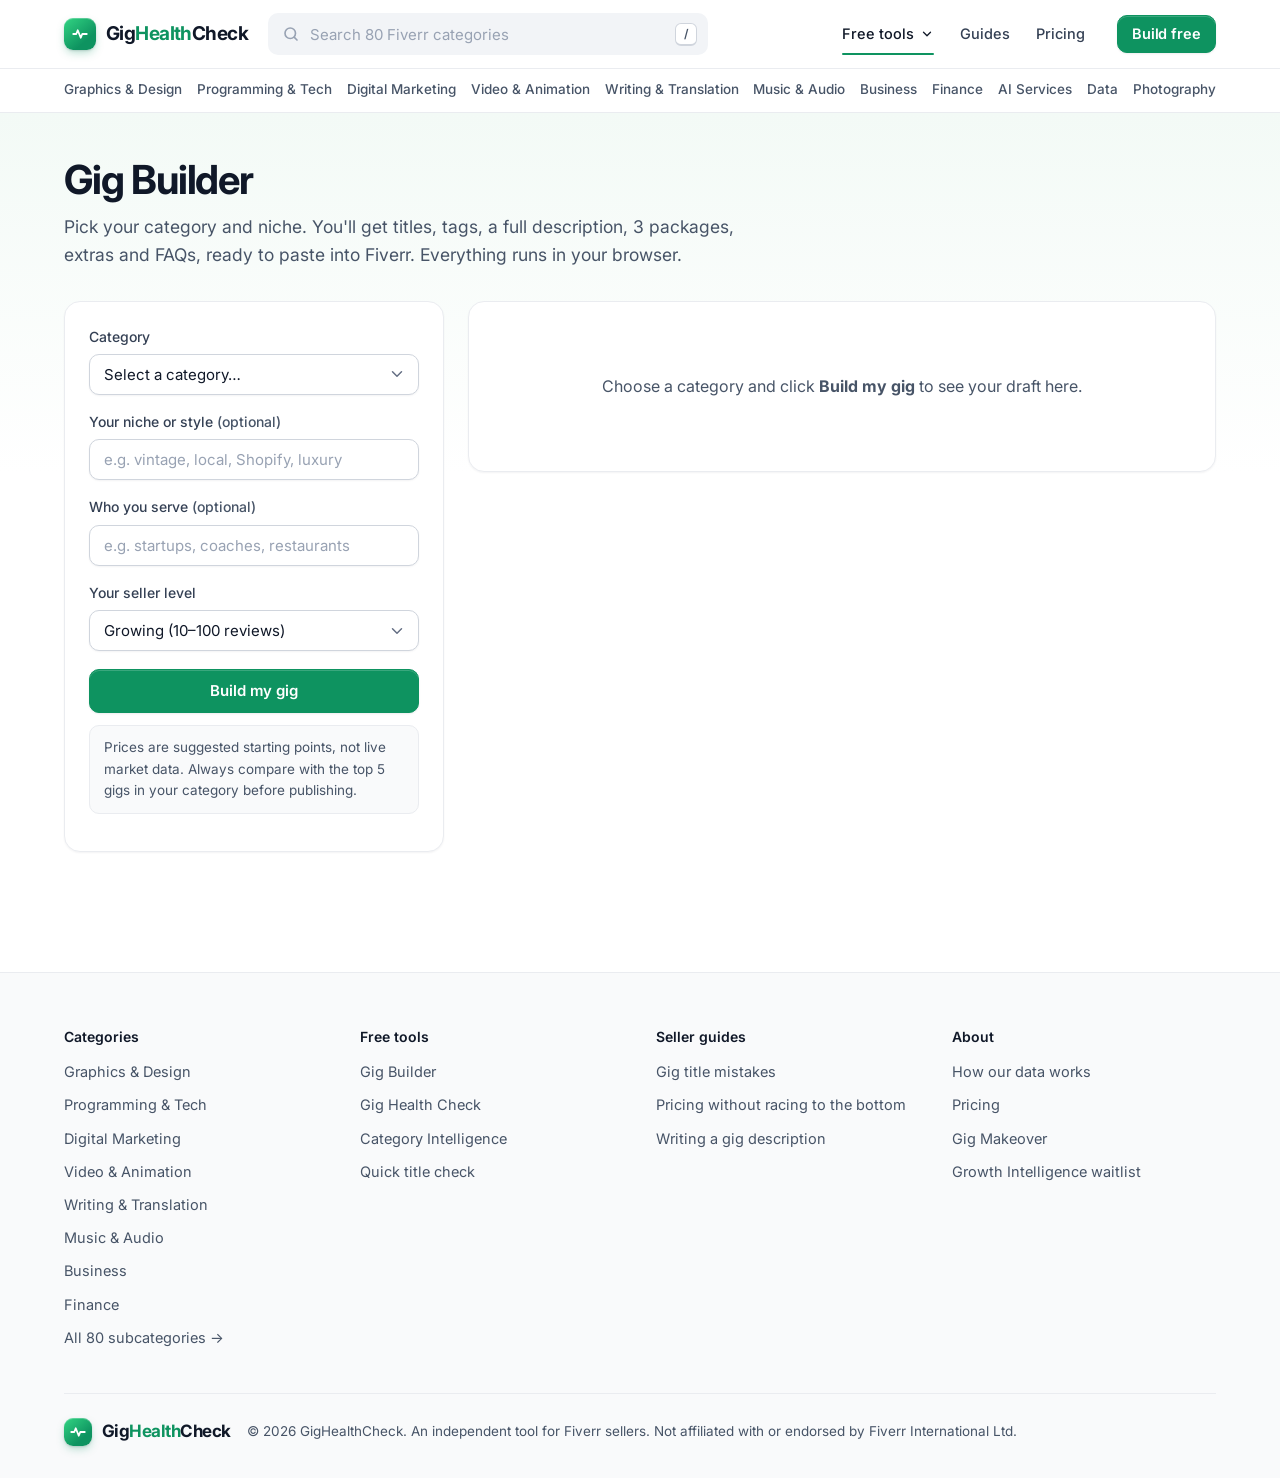
<file: builder.html>
<!doctype html>
<html lang="en">
<head>
<meta charset="utf-8">
<meta name="viewport" content="width=device-width, initial-scale=1">
<meta name="theme-color" content="#ffffff">
<link rel="icon" href="assets/favicon.svg" type="image/svg+xml">
<title>Gig Builder — Free Fiverr Gig Generator</title>
<meta name="description" content="Pick your Fiverr category and niche, and get ready-to-paste titles, tags, description, packages, extras and FAQs in seconds. Free, no signup.">
<link rel="preconnect" href="https://fonts.googleapis.com">
<link rel="preconnect" href="https://fonts.gstatic.com" crossorigin>
<link rel="stylesheet" href="https://fonts.googleapis.com/css2?family=Inter:wght@400;500;600;700&display=swap">
<link rel="stylesheet" href="assets/site.css">
<script>document.documentElement.classList.add('js')</script>
<script src="assets/motion.js" defer></script>
<style>
  /* Desktop: industry profile sits under the form while the draft fills the right column. Phones: after the draft. */
  .grid-2.with-industry{grid-template-areas:"form out" "ind out";grid-template-rows:auto 1fr}
  .grid-2.with-industry>.card:first-child{grid-area:form}
  .grid-2.with-industry>#output{grid-area:out}
  .grid-2.with-industry>#industry{grid-area:ind}
  @media (max-width:860px){.grid-2.with-industry{grid-template-areas:"form" "out" "ind";grid-template-rows:auto}}
</style>
</head>
<body>
<a class="skip-link" href="#main">Skip to content</a>
<header class="site-header">
  <div class="header-inner">
    <a href="index.html" class="brand" aria-label="GigHealthCheck home">
      <span class="brand-mark" aria-hidden="true"><svg viewBox="0 0 24 24"><path d="M3 12h4l2-5 4 10 2-5h6"/></svg></span>
      <span class="brand-word">Gig<span>Health</span>Check</span>
    </a>
    <form class="hdr-search" action="categories.html" role="search">
      <svg class="hs-icon" viewBox="0 0 24 24" aria-hidden="true"><circle cx="11" cy="11" r="7"/><path d="m20 20-3.5-3.5"/></svg>
      <input name="q" type="search" placeholder="Search 80 Fiverr categories" aria-label="Search categories" autocomplete="off" spellcheck="false">
      <kbd aria-hidden="true" title="Press / to search">/</kbd>
      <button type="submit" class="sr">Search</button>
    </form>
    <nav class="site-nav" aria-label="Main">
      <span class="nav-glide" aria-hidden="true"></span>
      <div class="nav-item has-menu">
        <button type="button" class="nav-link is-current" aria-expanded="false" aria-controls="menu-tools">Free tools <svg class="chev" viewBox="0 0 24 24" aria-hidden="true"><path d="m6 9 6 6 6-6"/></svg></button>
        <div class="mega" id="menu-tools">
          <a class="mega-item" href="builder.html" aria-current="page"><span class="mi-icon"><svg viewBox="0 0 24 24" aria-hidden="true"><path d="M12 3v4M12 17v4M3 12h4M17 12h4M5.6 5.6l2.8 2.8M15.6 15.6l2.8 2.8M5.6 18.4l2.8-2.8M15.6 8.4l2.8-2.8"/></svg></span><span><b>Gig Builder <em>Start here</em></b><small>Titles, tags, description and 3 packages, ready to paste</small></span></a>
          <a class="mega-item" href="tool.html"><span class="mi-icon"><svg viewBox="0 0 24 24" aria-hidden="true"><path d="M3 12h4l2-5 4 10 2-5h6"/></svg></span><span><b>Gig Health Check</b><small>Score your gig and compare it with strong gigs in your category</small></span></a>
          <a class="mega-item" href="categories.html"><span class="mi-icon"><svg viewBox="0 0 24 24" aria-hidden="true"><circle cx="11" cy="11" r="7"/><path d="m20 20-3.5-3.5"/></svg></span><span><b>Category Intelligence</b><small>Keywords, tags and starting prices for 80 subcategories</small></span></a>
          <div class="mega-foot"><span>Free · No signup · No Fiverr login</span><a href="index.html#finder">Quick title check →</a></div>
        </div>
      </div>
      <a class="nav-link" href="index.html#guides">Guides</a>
      <a class="nav-link" href="index.html#pricing">Pricing</a>
    </nav>
    <div class="header-actions">
      <a class="btn header-cta" href="builder.html">Build free</a>
      <button type="button" class="menu-toggle" aria-expanded="false" aria-controls="mobile-menu" aria-label="Open menu"><span></span><span></span></button>
    </div>
  </div>
  <nav class="cat-strip" aria-label="Categories"><div class="cat-strip-inner"><a href="categories.html?group=Graphics%20%26%20Design" data-group="Graphics &amp; Design">Graphics &amp; Design</a><a href="categories.html?group=Programming%20%26%20Tech" data-group="Programming &amp; Tech">Programming &amp; Tech</a><a href="categories.html?group=Digital%20Marketing" data-group="Digital Marketing">Digital Marketing</a><a href="categories.html?group=Video%20%26%20Animation" data-group="Video &amp; Animation">Video &amp; Animation</a><a href="categories.html?group=Writing%20%26%20Translation" data-group="Writing &amp; Translation">Writing &amp; Translation</a><a href="categories.html?group=Music%20%26%20Audio" data-group="Music &amp; Audio">Music &amp; Audio</a><a href="categories.html?group=Business" data-group="Business">Business</a><a href="categories.html?group=Finance" data-group="Finance">Finance</a><a href="categories.html?group=AI%20Services" data-group="AI Services">AI Services</a><a href="categories.html?group=Data" data-group="Data">Data</a><a href="categories.html?group=Photography" data-group="Photography">Photography</a></div></nav>
  <div class="scroll-progress" aria-hidden="true"><i></i></div>
</header>
<div class="mobile-menu" id="mobile-menu">
  <div class="mm-inner">
    <form class="mm-search" action="categories.html" role="search">
      <svg class="hs-icon" viewBox="0 0 24 24" aria-hidden="true"><circle cx="11" cy="11" r="7"/><path d="m20 20-3.5-3.5"/></svg>
      <input name="q" type="search" placeholder="Search 80 Fiverr categories" aria-label="Search categories" autocomplete="off">
      <button type="submit" class="sr">Search</button>
    </form>
    <p class="mm-label">Free tools</p>
    <a class="mm-tool" href="builder.html" aria-current="page"><span class="mi-icon"><svg viewBox="0 0 24 24" aria-hidden="true"><path d="M12 3v4M12 17v4M3 12h4M17 12h4M5.6 5.6l2.8 2.8M15.6 15.6l2.8 2.8M5.6 18.4l2.8-2.8M15.6 8.4l2.8-2.8"/></svg></span><span><b>Gig Builder</b><small>Titles, tags, description and 3 packages, ready to paste</small></span></a>
    <a class="mm-tool" href="tool.html"><span class="mi-icon"><svg viewBox="0 0 24 24" aria-hidden="true"><path d="M3 12h4l2-5 4 10 2-5h6"/></svg></span><span><b>Gig Health Check</b><small>Score your gig and compare it with strong gigs in your category</small></span></a>
    <a class="mm-tool" href="categories.html"><span class="mi-icon"><svg viewBox="0 0 24 24" aria-hidden="true"><circle cx="11" cy="11" r="7"/><path d="m20 20-3.5-3.5"/></svg></span><span><b>Category Intelligence</b><small>Keywords, tags and starting prices for 80 subcategories</small></span></a>
    <p class="mm-label">More</p>
    <a class="mm-link" href="index.html#guides">Seller guides</a>
    <a class="mm-link" href="index.html#pricing">Pricing</a>
    <a class="mm-link" href="index.html#makeover">Gig Makeover</a>
    <a class="mm-link" href="data.html">How our data works</a>
    <a class="btn mm-cta" href="builder.html">Build my gig free →</a>
    <p class="mm-note">Free · No signup · No Fiverr login</p>
  </div>
</div>

<main class="page" id="main">
  <div class="wrap">
    <h1>Gig Builder</h1>
    <p class="sub">Pick your category and niche. You'll get titles, tags, a full description, 3 packages, extras and FAQs, ready to paste into Fiverr. Everything runs in your browser.</p>
    <p class="saved-note" data-saved-note hidden></p>

    <div class="grid-2 with-industry">
      <div class="card">
        <form id="builderForm">
          <label for="cat" style="margin-top:0">Category</label>
          <select id="cat" required></select>

          <label for="niche">Your niche or style <span class="muted">(optional)</span></label>
          <input id="niche" maxlength="30" placeholder="e.g. vintage, local, Shopify, luxury">

          <label for="aud">Who you serve <span class="muted">(optional)</span></label>
          <input id="aud" maxlength="30" placeholder="e.g. startups, coaches, restaurants">

          <label for="level">Your seller level</label>
          <select id="level">
            <option value="new">New seller (under 10 reviews)</option>
            <option value="growing" selected>Growing (10–100 reviews)</option>
            <option value="established">Established (100+ reviews)</option>
          </select>

          <button type="submit" class="btn" style="width:100%;margin-top:18px">Build my gig</button>
        </form>
        <p class="note">Prices are suggested starting points, not live market data. Always compare with the top 5 gigs in your category before publishing.</p>
      </div>

      <div class="card" id="output">
        <div class="empty">Choose a category and click <b>Build my gig</b> to see your draft here.</div>
      </div>

      <div class="card industry" id="industry" hidden></div>
    </div>
  </div>
</main>

<footer class="site-footer">
  <div class="footer-inner">
    <div class="footer-cols">
      <div>
        <h3>Categories</h3>
        <ul>
          <li><a href="categories.html?group=Graphics%20%26%20Design">Graphics &amp; Design</a></li>
          <li><a href="categories.html?group=Programming%20%26%20Tech">Programming &amp; Tech</a></li>
          <li><a href="categories.html?group=Digital%20Marketing">Digital Marketing</a></li>
          <li><a href="categories.html?group=Video%20%26%20Animation">Video &amp; Animation</a></li>
          <li><a href="categories.html?group=Writing%20%26%20Translation">Writing &amp; Translation</a></li>
          <li><a href="categories.html?group=Music%20%26%20Audio">Music &amp; Audio</a></li>
          <li><a href="categories.html?group=Business">Business</a></li>
          <li><a href="categories.html?group=Finance">Finance</a></li>
          <li><a href="categories.html">All 80 subcategories →</a></li>
        </ul>
      </div>
      <div>
        <h3>Free tools</h3>
        <ul>
          <li><a href="builder.html">Gig Builder</a></li>
          <li><a href="tool.html">Gig Health Check</a></li>
          <li><a href="categories.html">Category Intelligence</a></li>
          <li><a href="index.html#finder">Quick title check</a></li>
        </ul>
      </div>
      <div>
        <h3>Seller guides</h3>
        <ul>
          <li><a href="blog/gig-title-mistakes.html">Gig title mistakes</a></li>
          <li><a href="blog/pricing-without-race-to-bottom.html">Pricing without racing to the bottom</a></li>
          <li><a href="blog/how-to-write-a-fiverr-gig-description.html">Writing a gig description</a></li>
        </ul>
      </div>
      <div>
        <h3>About</h3>
        <ul>
          <li><a href="data.html">How our data works</a></li>
          <li><a href="index.html#pricing">Pricing</a></li>
          <li><a href="index.html#makeover">Gig Makeover</a></li>
          <li><a href="index.html#capture">Growth Intelligence waitlist</a></li>
        </ul>
      </div>
    </div>
    <div class="footer-bottom">
      <a href="index.html" class="brand" aria-label="GigHealthCheck home">
      <span class="brand-mark" aria-hidden="true"><svg viewBox="0 0 24 24"><path d="M3 12h4l2-5 4 10 2-5h6"/></svg></span>
      <span class="brand-word">Gig<span>Health</span>Check</span>
      </a>
      <p>© 2026 GigHealthCheck. An independent tool for Fiverr sellers. Not affiliated with or endorsed by Fiverr International Ltd.</p>
    </div>
  </div>
</footer>

<script src="data/categories-1.js"></script>
<script src="data/categories-2.js"></script>
<script src="data/categories-3.js"></script>
<script src="data/categories-4.js"></script>
<script src="data/categories-5.js"></script>
<script src="data/categories-6.js"></script>
<script src="data/categories-7.js"></script>
<script src="data/categories-8.js"></script>
<script src="data/meta.js"></script>
<script src="assets/trust.js"></script>
<script src="assets/context.js"></script>
<script src="assets/builder.js"></script>
<script src="assets/industry.js"></script>
<script>
const CATS = window.CATEGORIES;
const byId = Object.fromEntries(CATS.map(c => [c.id, c]));
const $ = id => document.getElementById(id);
let current = null;

function esc(s) {
  return String(s).replace(/[&<>"']/g, ch => ({ '&': '&amp;', '<': '&lt;', '>': '&gt;', '"': '&quot;', "'": '&#39;' }[ch]));
}

function populateCategories() {
  const groups = {};
  CATS.forEach(c => (groups[c.group] = groups[c.group] || []).push(c));
  $('cat').innerHTML = '<option value="">Select a category…</option>' + Object.entries(groups).map(([g, list]) =>
    `<optgroup label="${esc(g)}">${list.map(c => `<option value="${c.id}">${esc(c.name)}</option>`).join('')}</optgroup>`
  ).join('');
}

function copy(text, btn) {
  const done = () => { const old = btn.textContent; btn.textContent = 'Copied'; setTimeout(() => (btn.textContent = old), 1200); };
  if (navigator.clipboard && window.isSecureContext) {
    navigator.clipboard.writeText(text).then(done, () => fallbackCopy(text, done));
  } else fallbackCopy(text, done);
}
function fallbackCopy(text, done) {
  const ta = document.createElement('textarea');
  ta.value = text; ta.style.position = 'fixed'; ta.style.opacity = '0';
  document.body.appendChild(ta); ta.select();
  try { document.execCommand('copy'); done(); } catch (e) {}
  ta.remove();
}

function allText(g) {
  return [
    'TITLE\n' + g.titles[0].text,
    'TAGS\n' + g.tags.join(', '),
    'DESCRIPTION\n' + g.description,
    'PACKAGES\n' + g.packages.map(p => `${p.name}: $${p.price}, ${p.days} day(s) — ${p.deliverables}`).join('\n'),
    'EXTRAS\n' + g.extras.map(e => `${e.name}: +$${e.price}`).join('\n'),
    'FAQ\n' + g.faq.map(f => `Q: ${f.q}\nA: ${f.a}`).join('\n\n')
  ].join('\n\n');
}

function render(g) {
  current = g;
  const lenClass = t => t.ok ? 'len ok' : 'len warn';
  $('output').innerHTML = `
    <div class="out-block">
      <div class="out-head"><h3>Titles</h3><span class="muted small">Best option first</span></div>
      ${g.titles.map((t, i) => `
        <div class="title-row">
          <span>${esc(t.text)}</span>
          <span style="display:flex;gap:8px;align-items:center">
            <span class="${lenClass(t)}">${t.len} chars</span>
            <button class="btn btn-ghost btn-sm" data-copy="title-${i}">Copy</button>
          </span>
        </div>`).join('')}
    </div>

    <div class="out-block">
      <div class="out-head"><h3>Tags (use all 5)</h3><button class="btn btn-ghost btn-sm" data-copy="tags">Copy</button></div>
      <div class="chips">${g.tags.map(t => `<span class="chip on">${esc(t)}</span>`).join('')}</div>
      ${g.altTags.length ? `<p class="muted small" style="margin:10px 0 4px">Alternatives to test:</p><div class="chips">${g.altTags.slice(0, 6).map(t => `<span class="chip">${esc(t)}</span>`).join('')}</div>` : ''}
    </div>

    <div class="out-block">
      <div class="out-head"><h3>Description</h3><button class="btn btn-ghost btn-sm" data-copy="description">Copy</button></div>
      <pre class="pre">${esc(g.description)}</pre>
      <p class="muted small">Replace the part in [brackets] with your own details before publishing.</p>
    </div>

    <div class="out-block">
      <div class="out-head"><h3>Packages</h3></div>
      <div class="table-wrap"><table>
        <tr><th>Package</th><th>Price</th><th>Delivery</th><th>What's included</th></tr>
        ${g.packages.map(p => `<tr><td>${p.name}</td><td class="num">$${p.price}</td><td class="num">${p.days} day${p.days > 1 ? 's' : ''}</td><td>${esc(p.deliverables)}</td></tr>`).join('')}
      </table></div>
    </div>

    <div class="out-block">
      <div class="out-head"><h3>Paid extras</h3></div>
      <ul class="list">${g.extras.map(e => `<li>${esc(e.name)} — <b>+$${e.price}</b></li>`).join('')}</ul>
    </div>

    <div class="out-block">
      <div class="out-head"><h3>FAQ</h3><button class="btn btn-ghost btn-sm" data-copy="faq">Copy</button></div>
      ${g.faq.map(f => `<p style="margin:0 0 4px;font-weight:600;font-size:14px">${esc(f.q)}</p><p class="muted" style="margin:0 0 12px;font-size:14px">${esc(f.a)}</p>`).join('')}
    </div>

    <div class="out-block">
      <div class="out-head"><h3>Gallery ideas</h3></div>
      <ul class="list">${g.gallery.map(x => `<li>${esc(x)}</li>`).join('')}</ul>
    </div>

    <div class="out-block">
      <div class="out-head"><h3>What wins in ${esc(g.category.name)}</h3></div>
      <ul class="list">${g.tips.map(x => `<li>${esc(x)}</li>`).join('')}</ul>
    </div>

    <div class="out-block" style="display:flex;gap:10px;flex-wrap:wrap">
      <button class="btn" data-copy="all">Copy entire gig</button>
      <button class="btn btn-ghost" id="toHealth">Score this draft in Health Check →</button>
    </div>
  `;
}

function build(animate) {
  const cat = byId[$('cat').value];
  if (!cat) return;
  render(GigBuilder.buildGig(cat, { niche: $('niche').value, aud: $('aud').value, level: $('level').value }));
  // Industry profile for this category, with the draft's prices marked on the ladder
  IndustryProfile.show($('industry'), IndustryProfile.builderHtml(cat, current, $('level').value), animate);
  // Remember what the seller is working on, so the other tools start from it
  SellerContext.explore({ cat: cat.id, niche: $('niche').value.trim(), aud: $('aud').value.trim(), level: $('level').value });
  const url = new URL(location.href);
  url.searchParams.set('cat', cat.id);
  history.replaceState(null, '', url);
}

$('builderForm').addEventListener('submit', e => { e.preventDefault(); build(true); Motion.replay($('output'), 'pop'); if (window.innerWidth < 860) $('output').scrollIntoView({ behavior: 'smooth' }); });
['cat', 'niche', 'aud', 'level'].forEach(id => $(id).addEventListener(id === 'cat' || id === 'level' ? 'change' : 'input', () => { if (current) { $('output').classList.remove('pop'); build(false); } }));

$('output').addEventListener('click', e => {
  const btn = e.target.closest('button');
  if (!btn || !current) return;
  const key = btn.dataset.copy;
  if (key) {
    const g = current;
    const text = key.startsWith('title-') ? g.titles[+key.split('-')[1]].text
      : key === 'tags' ? g.tags.join(', ')
      : key === 'description' ? g.description
      : key === 'faq' ? g.faq.map(f => `Q: ${f.q}\nA: ${f.a}`).join('\n\n')
      : allText(g);
    copy(text, btn);
  }
  if (btn.id === 'toHealth') {
    const g = current;
    const draft = {
      title: g.titles[0].text, cat: g.category.id, tags: g.tags.join(', '), description: g.description,
      basicPrice: g.packages[0].price, standardPrice: g.packages[1].price, premiumPrice: g.packages[2].price,
      deliveryDays: g.packages[0].days, extrasCount: g.extras.length
    };
    // A fresh gig for the check; the seller's rating, reviews and response time carry over
    SellerContext.updateGig(draft, 'builder', true);
    location.href = 'tool.html?from=builder';
  }
});

populateCategories();
// Start from the link's category (?cat=), else from what the seller last worked on
const saved = SellerContext.get().explore || {};
const preset = new URLSearchParams(location.search).get('cat') || saved.cat;
// Niche and audience belong to one category; the seller level applies everywhere
if (preset === saved.cat) { $('niche').value = saved.niche || ''; $('aud').value = saved.aud || ''; }
if (saved.level && $('level').querySelector('option[value="' + saved.level + '"]')) $('level').value = saved.level;
if (preset && byId[preset]) { $('cat').value = preset; build(true); }
</script>
<script data-goatcounter="https://gighealthcheck.goatcounter.com/count" async src="//gc.zgo.at/count.js"></script>
</body>
</html>
</file>
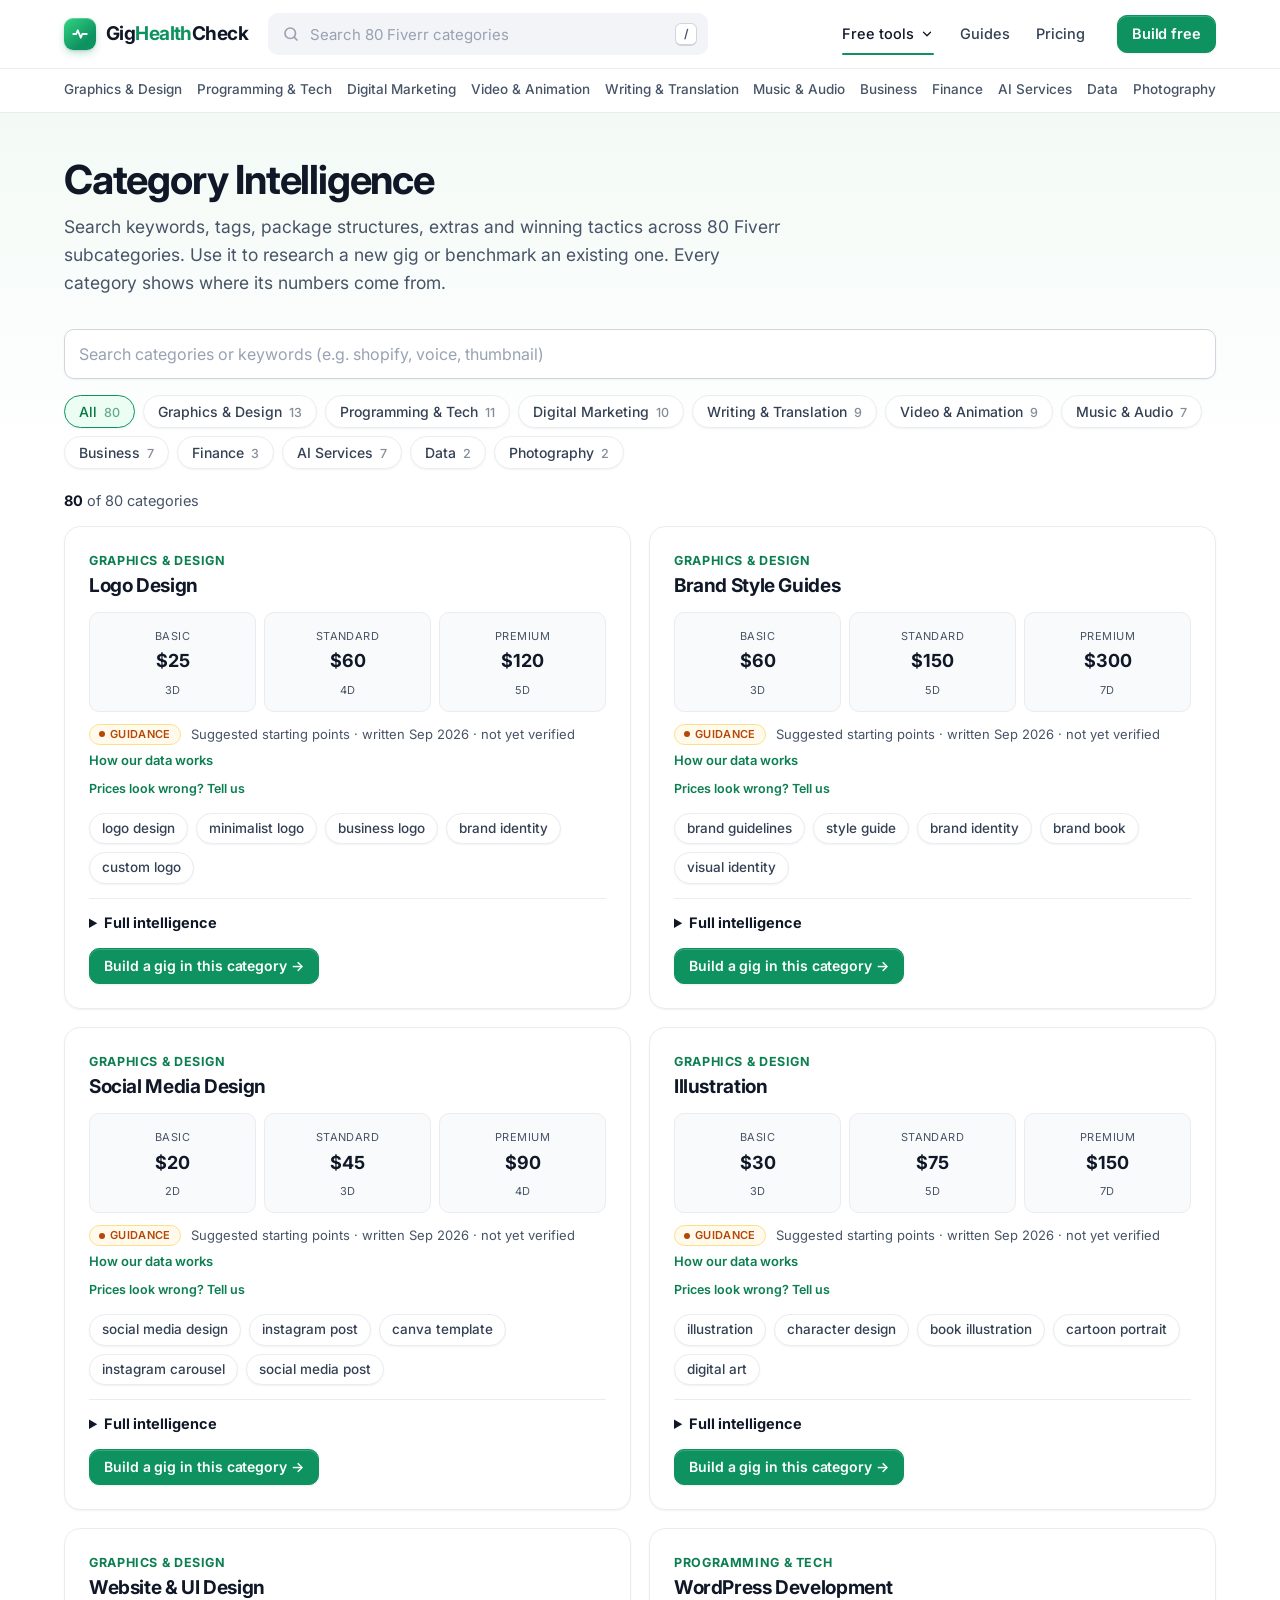
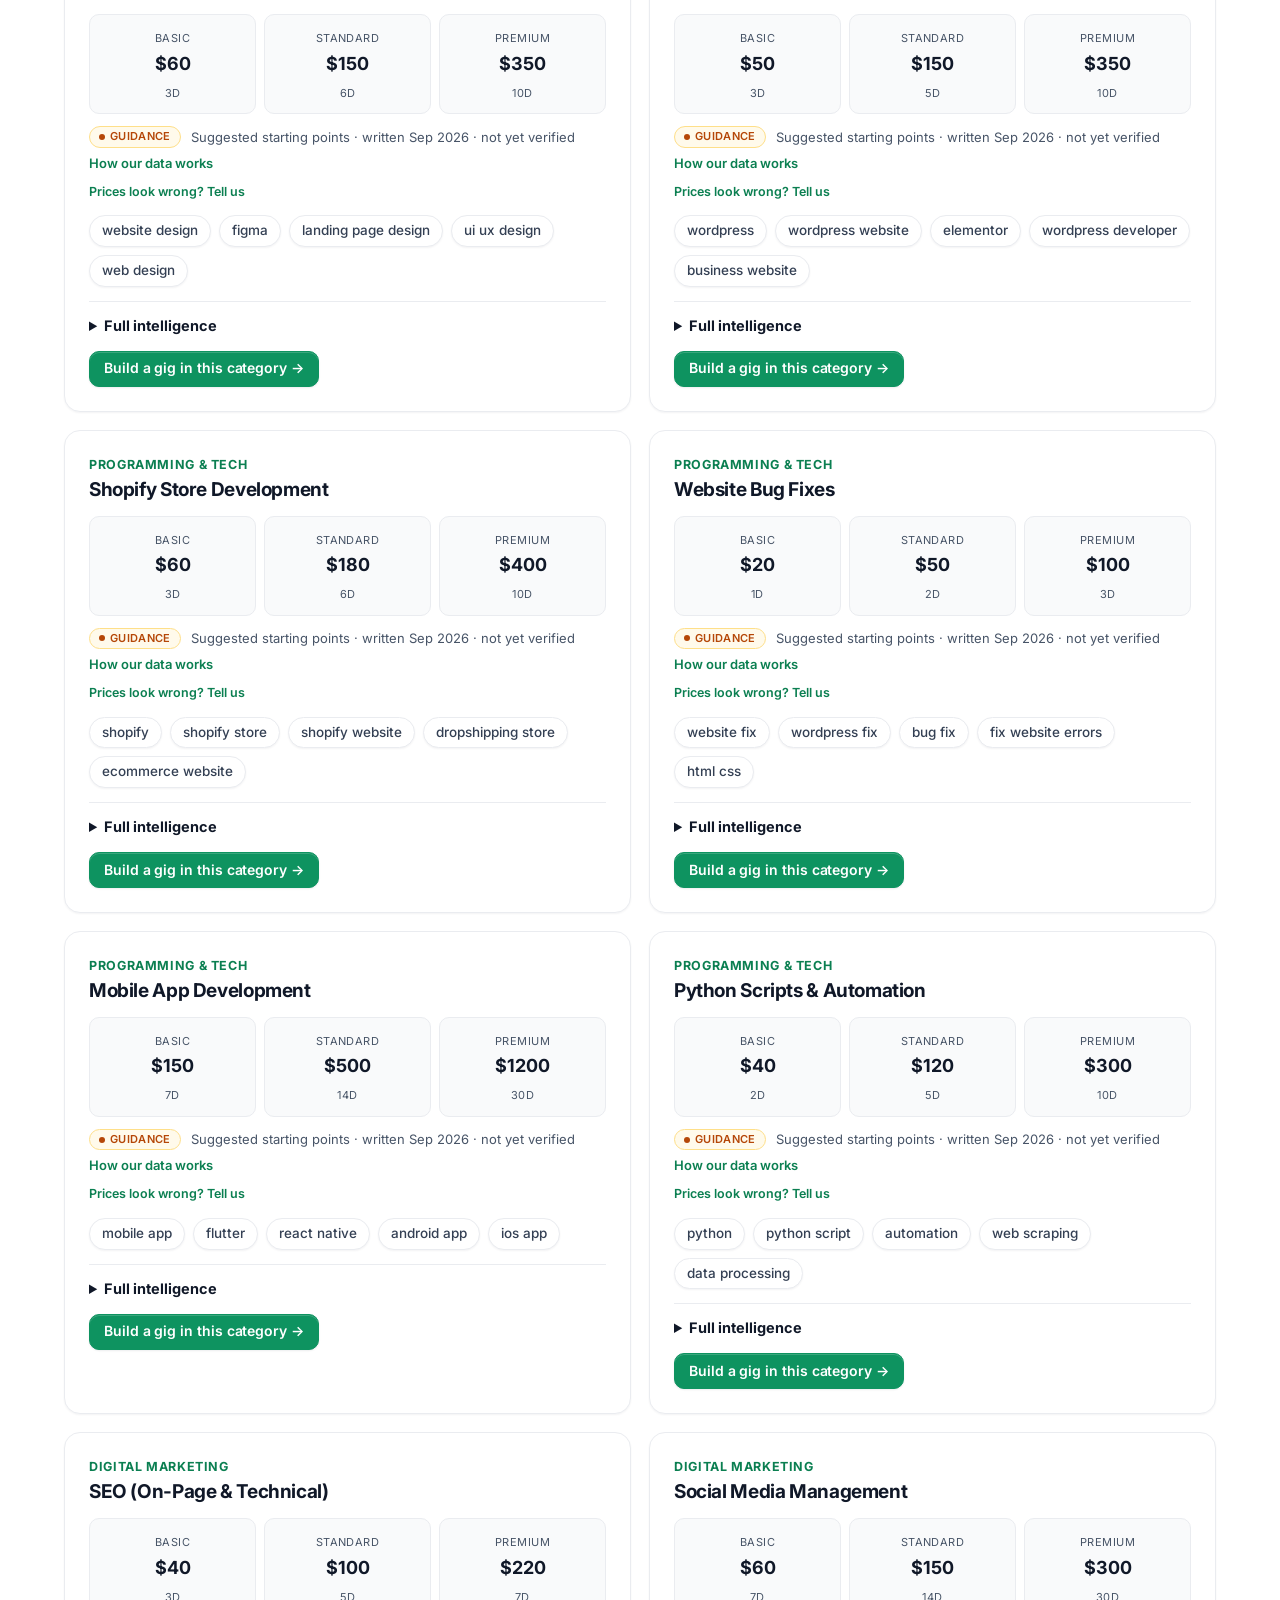
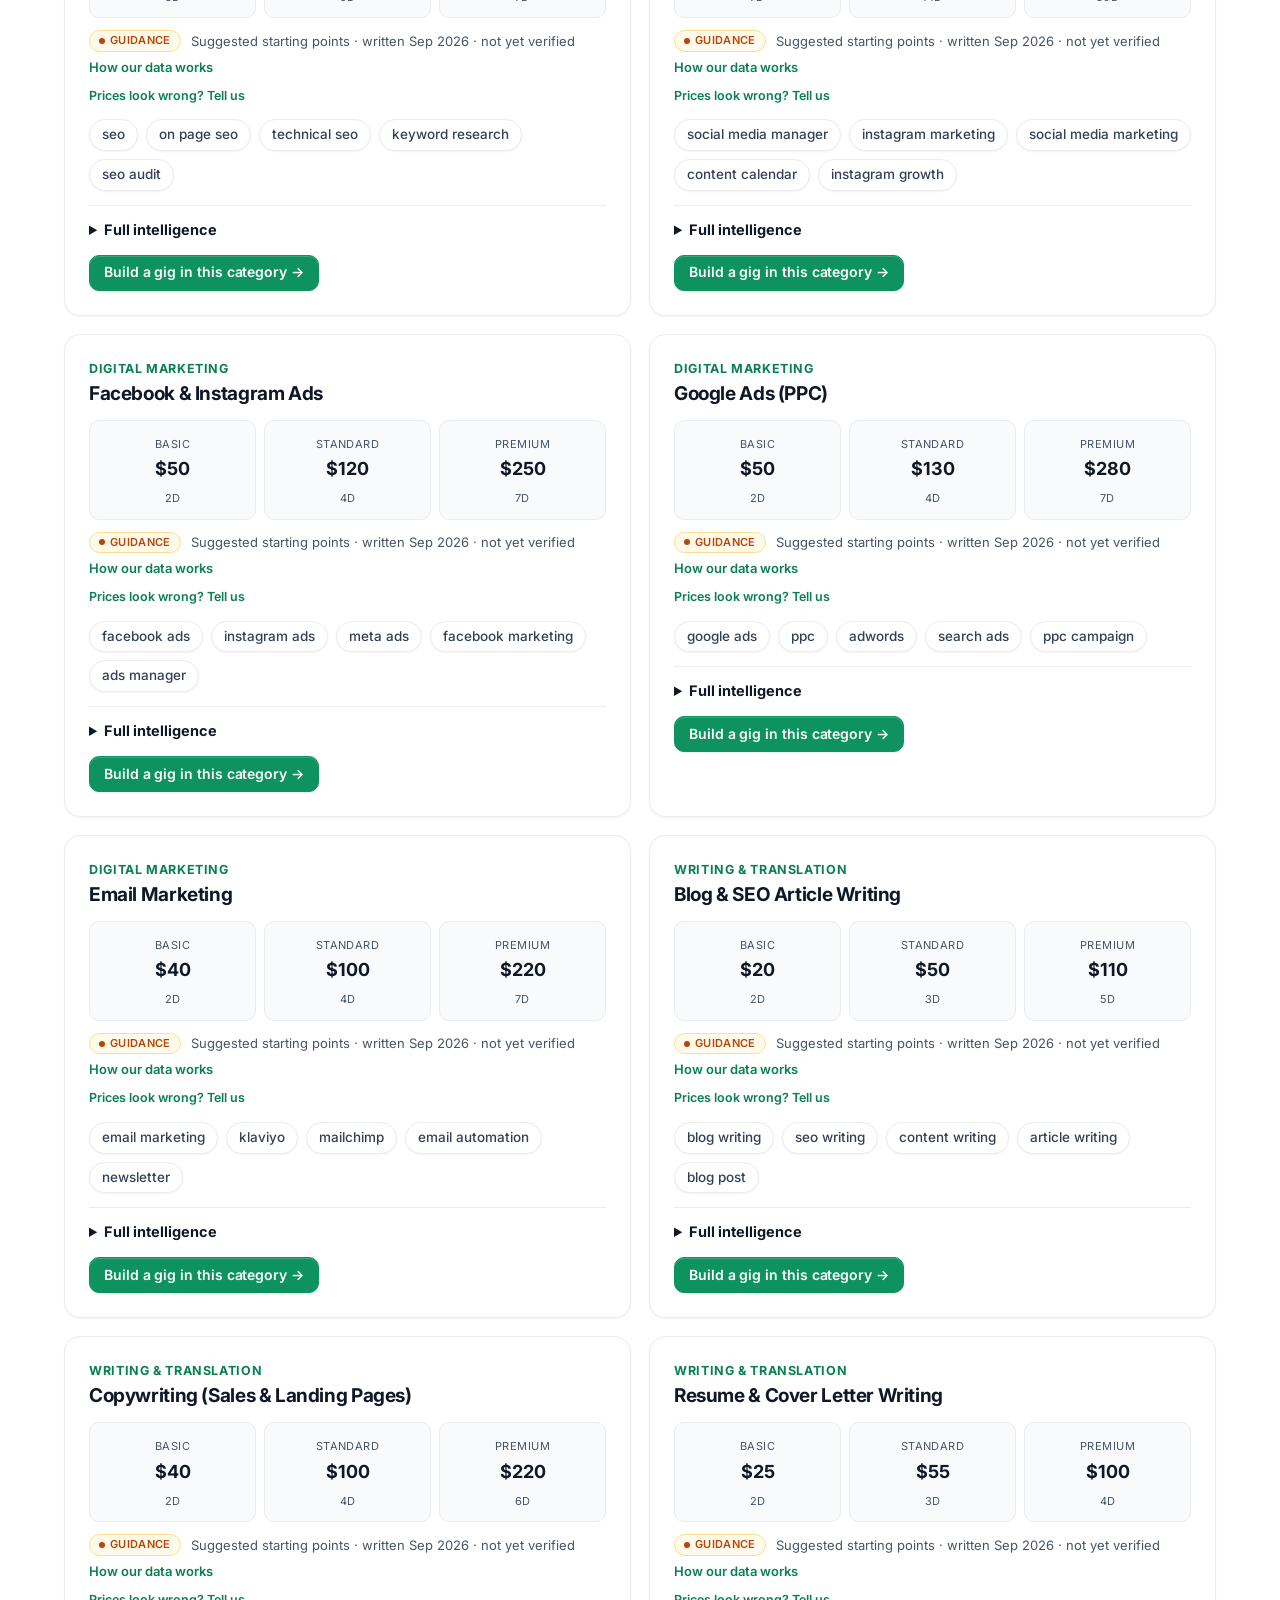
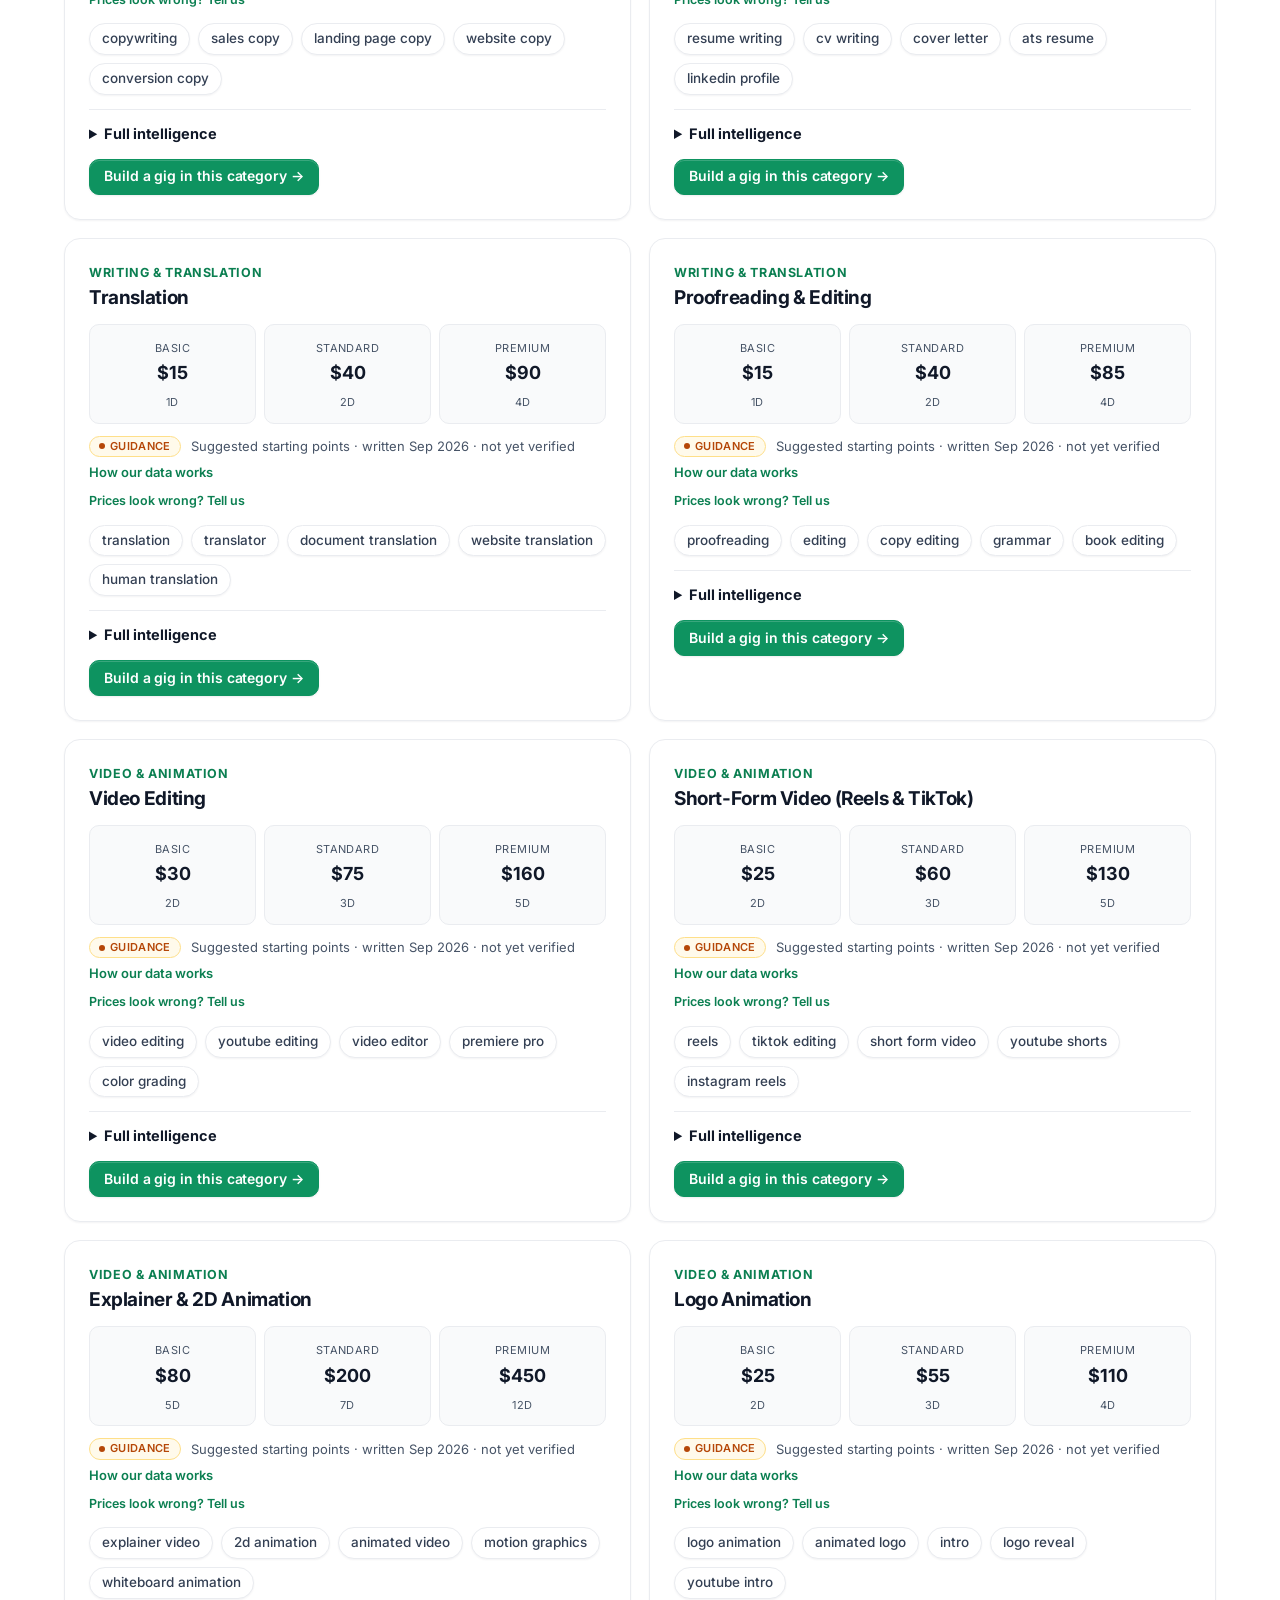
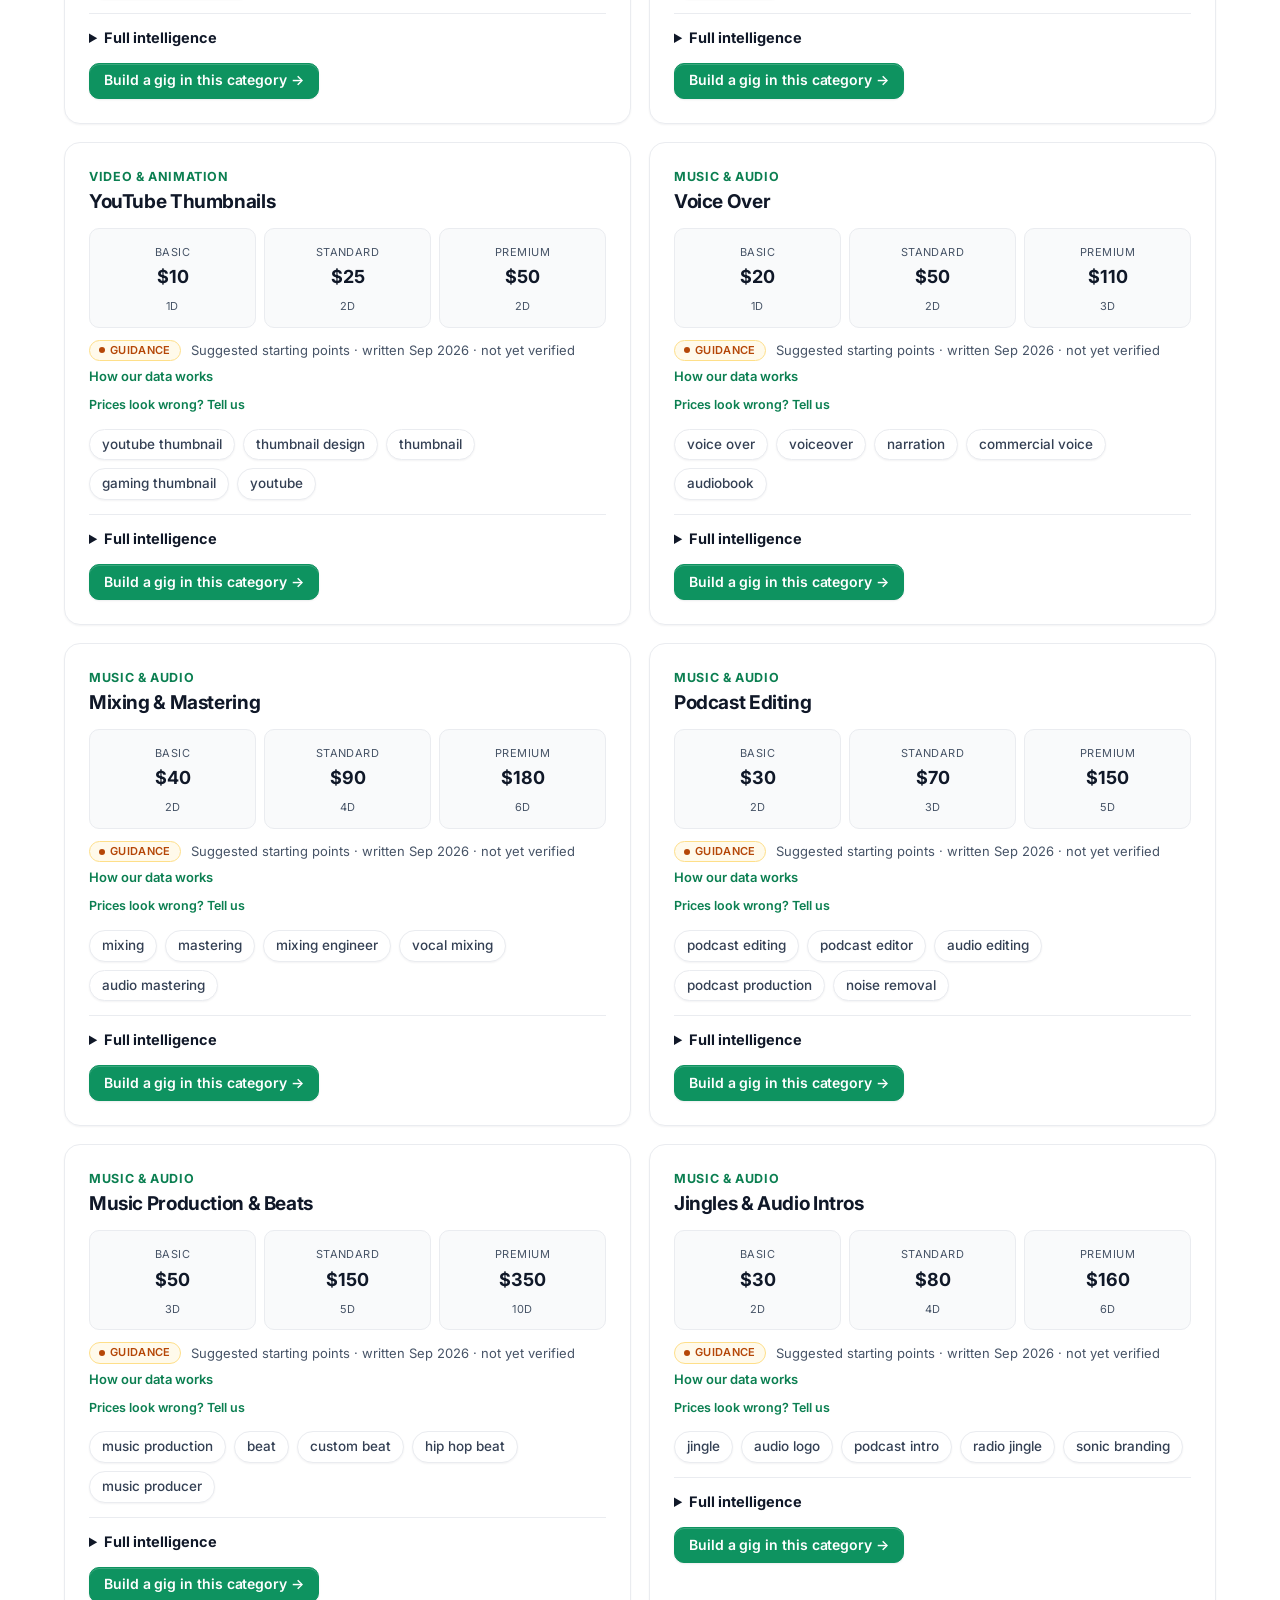
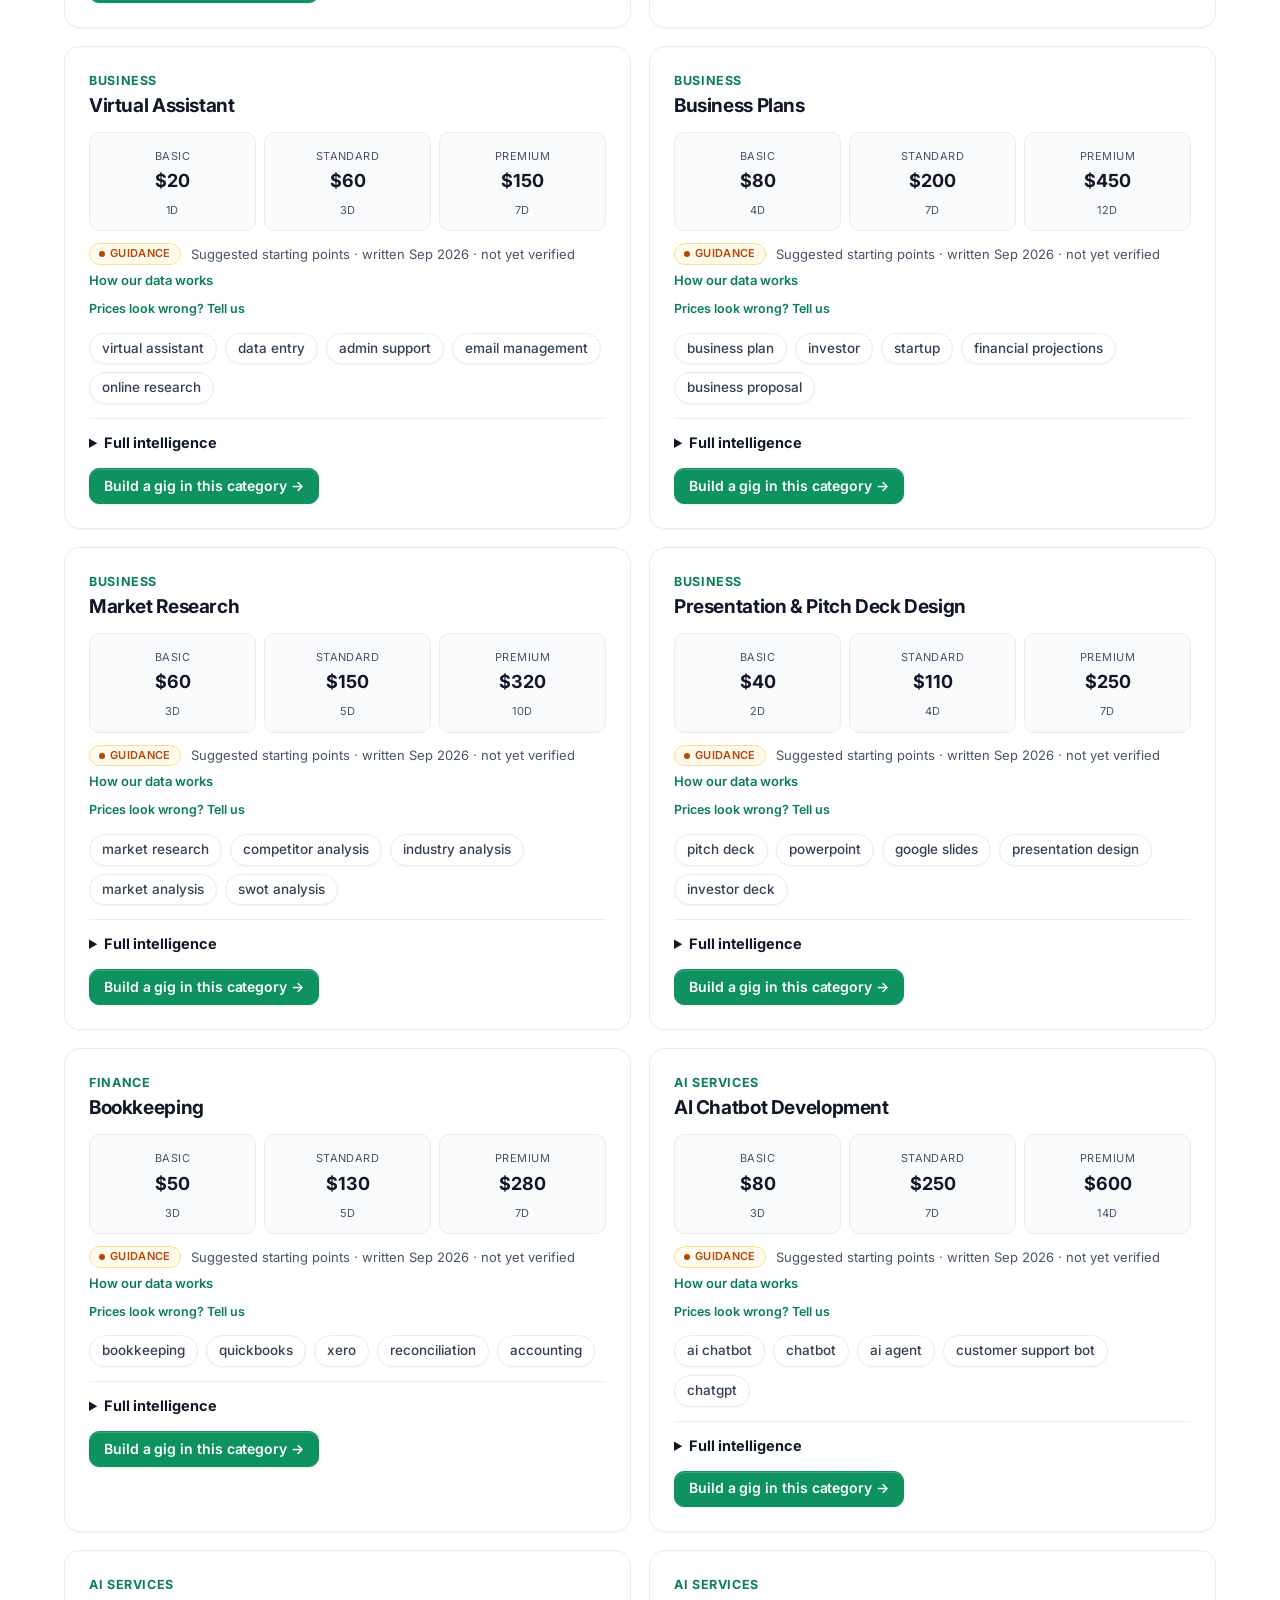
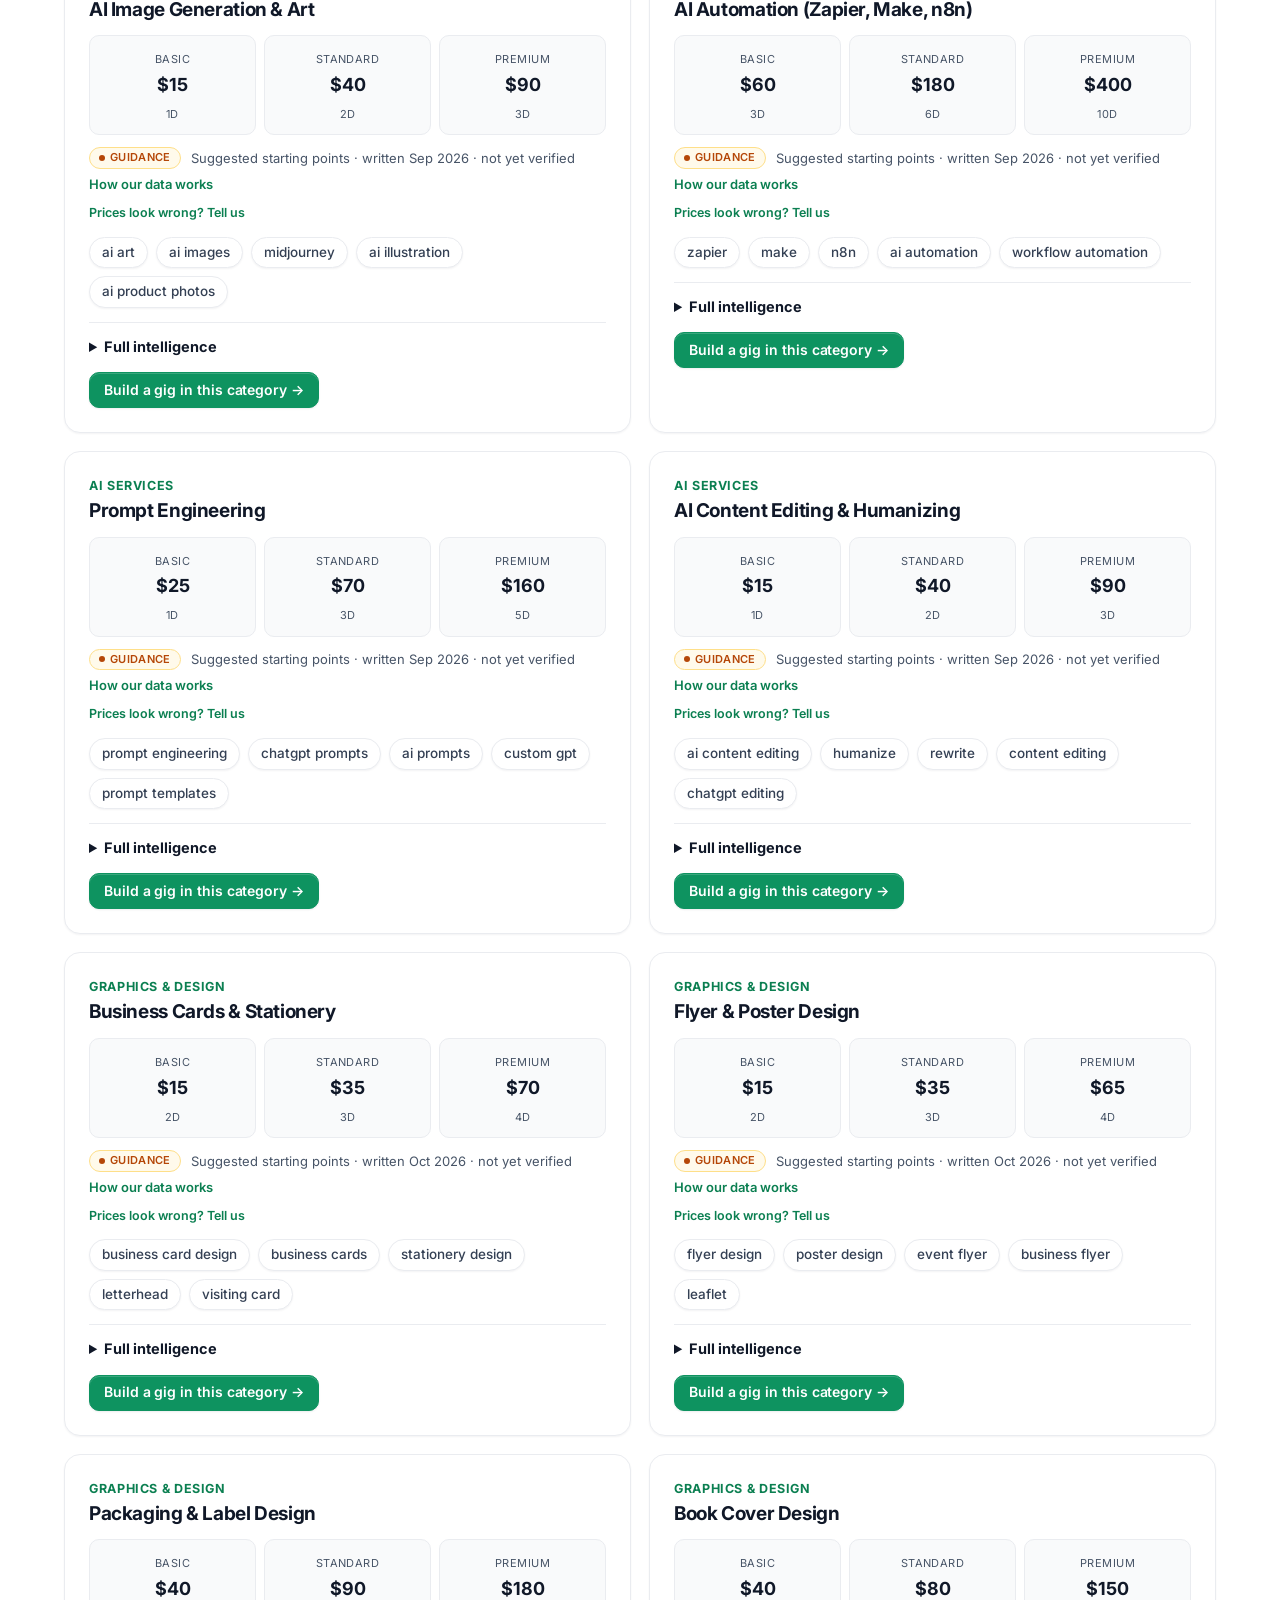
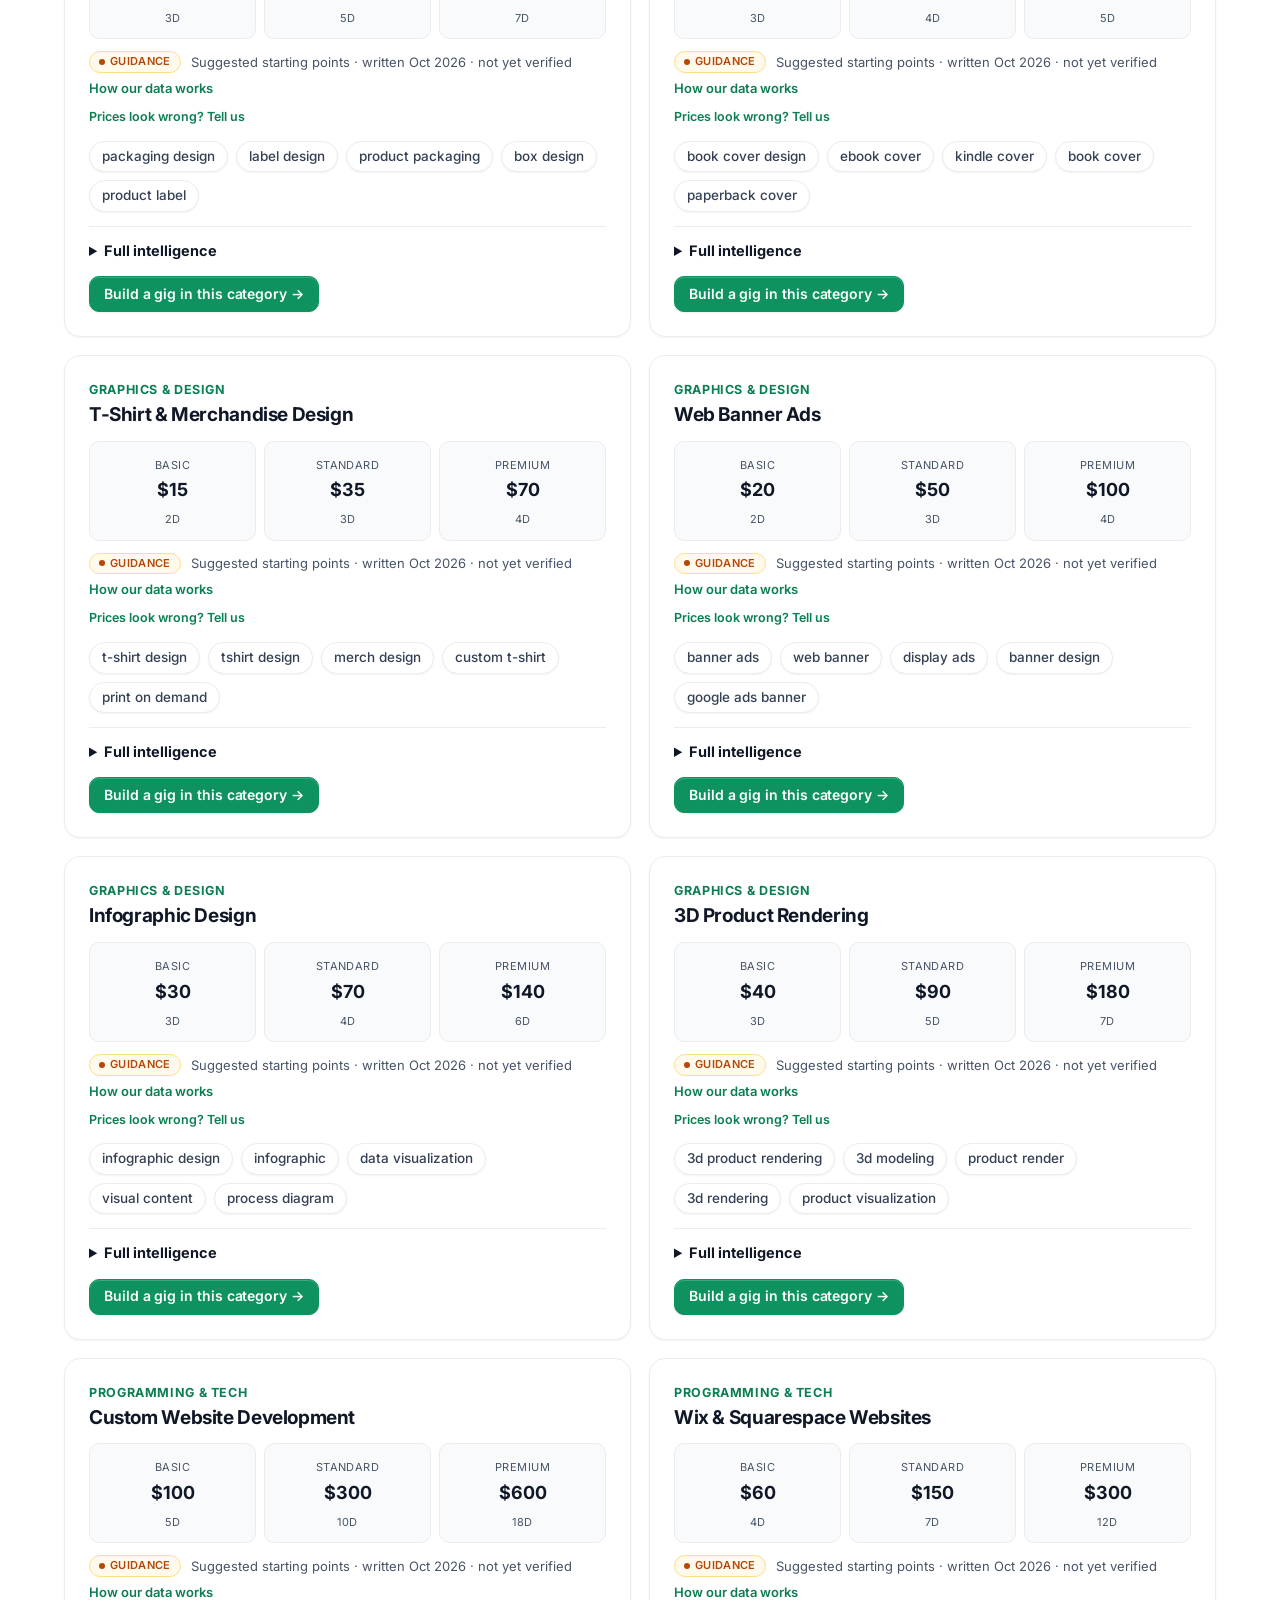
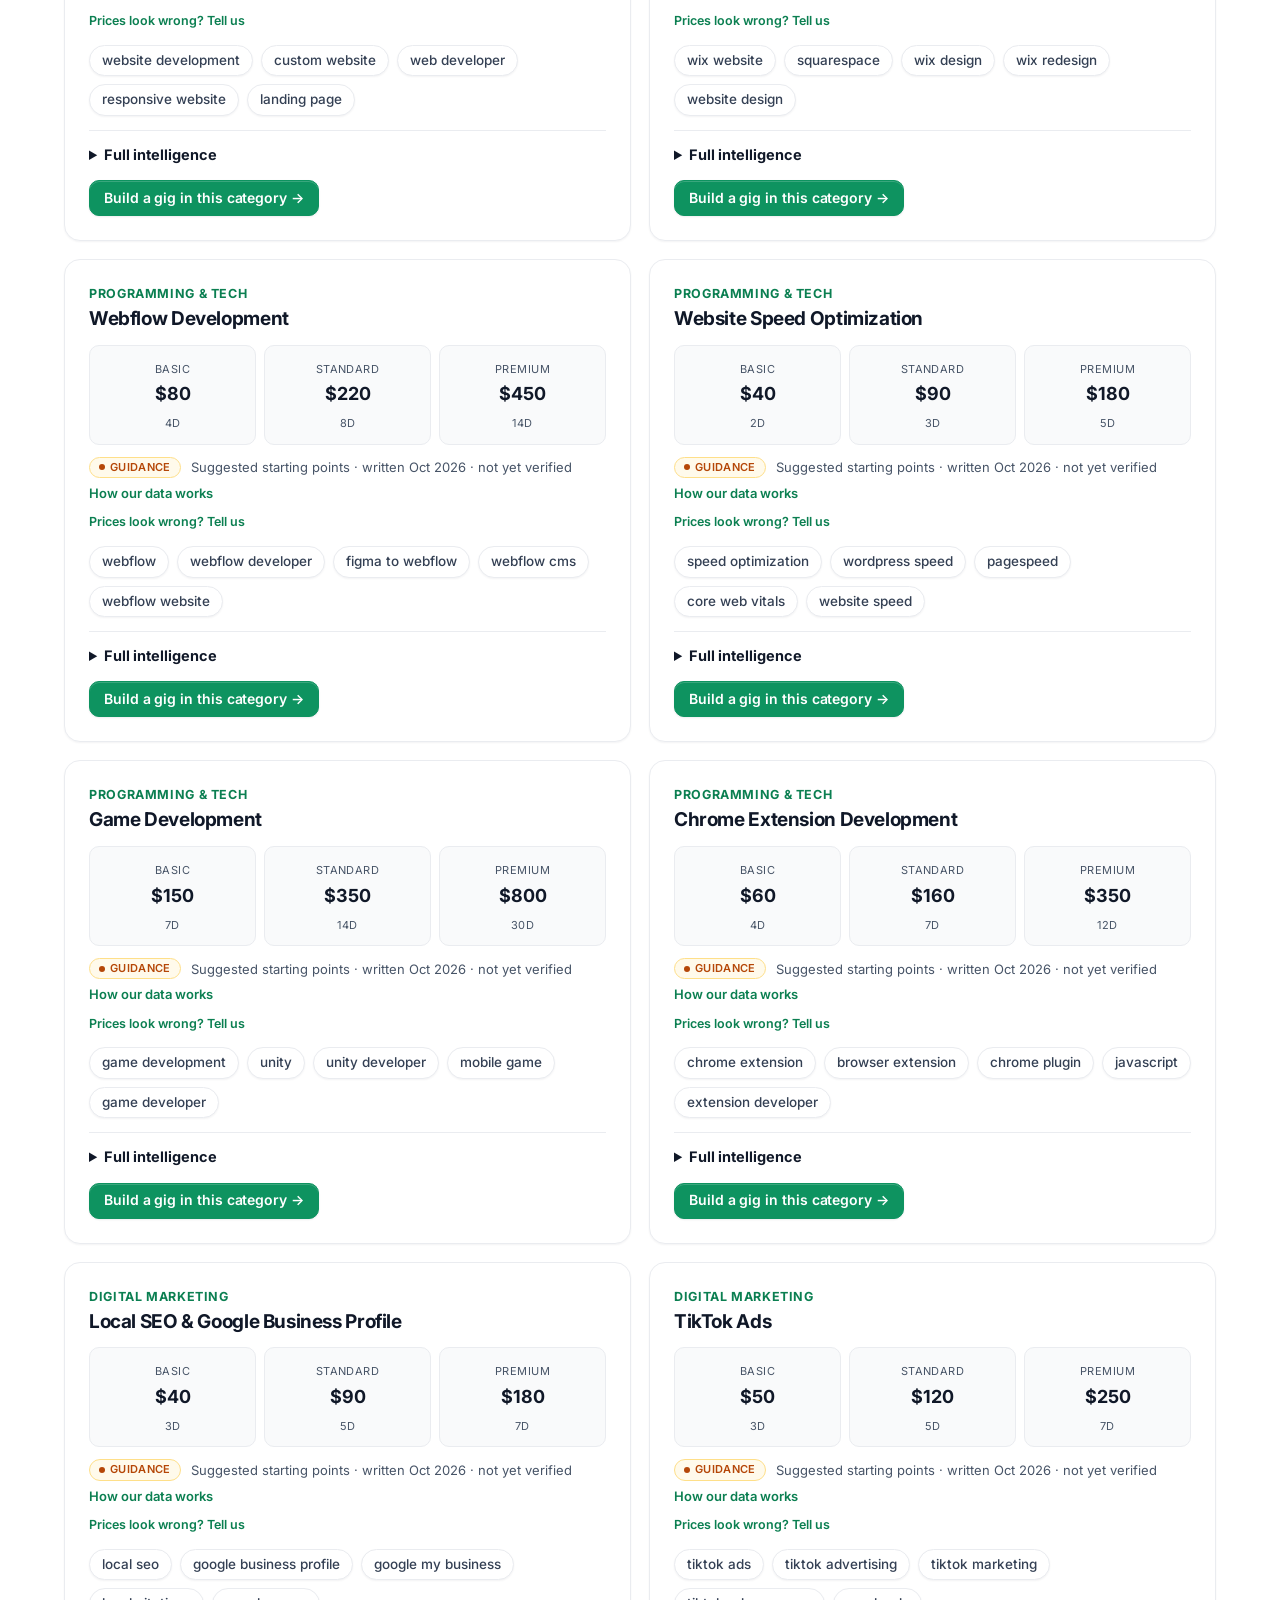
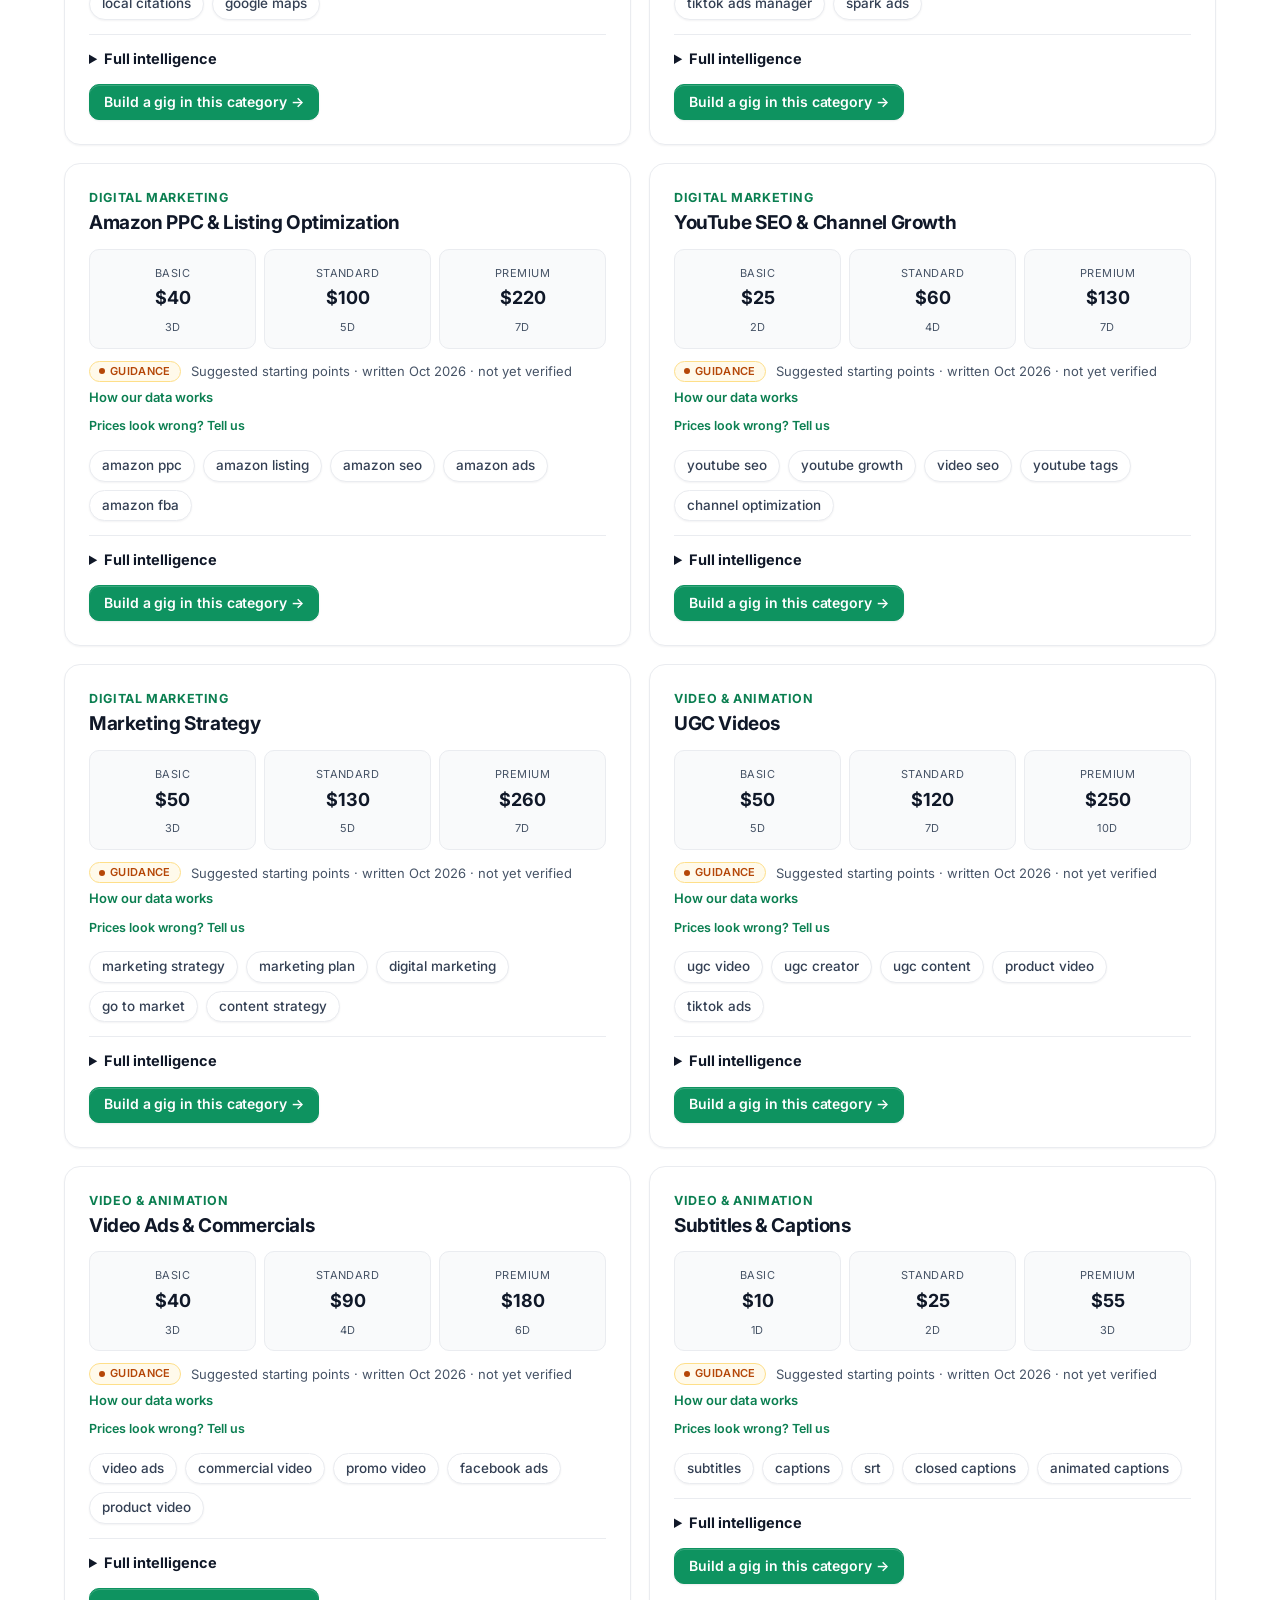
<file: categories.html>
<!doctype html>
<html lang="en">
<head>
<meta charset="utf-8">
<meta name="viewport" content="width=device-width, initial-scale=1">
<meta name="theme-color" content="#ffffff">
<link rel="icon" href="assets/favicon.svg" type="image/svg+xml">
<title>Category Intelligence — Fiverr Keywords, Tags & Pricing</title>
<meta name="description" content="Keywords, tags, package structures, extras and winning tactics for 80 Fiverr subcategories. Free research for Fiverr sellers.">
<link rel="preconnect" href="https://fonts.googleapis.com">
<link rel="preconnect" href="https://fonts.gstatic.com" crossorigin>
<link rel="stylesheet" href="https://fonts.googleapis.com/css2?family=Inter:wght@400;500;600;700&display=swap">
<link rel="stylesheet" href="assets/site.css">
<script>document.documentElement.classList.add('js')</script>
<script src="assets/motion.js" defer></script>
<style>
  .filters{display:flex;gap:10px;flex-wrap:wrap;margin-bottom:16px}
  .filters input{flex:1;min-width:200px;height:50px;font-size:16px}
  .group-chips{display:flex;gap:8px;flex-wrap:wrap;margin-bottom:20px}
  .group-chips button{background:#fff;border:1px solid var(--border);color:var(--text-2);border-radius:999px;padding:7px 14px;font-size:14px;font-weight:500;cursor:pointer;font-family:inherit;box-shadow:var(--shadow-xs);transition:border-color .2s,background .2s,color .2s}
  .group-chips button:hover{border-color:var(--border-strong);color:var(--text)}
  .group-chips button.on{background:var(--accent-soft);border-color:var(--accent);color:var(--accent-ink)}
  .group-chips button small{font-size:12.5px;opacity:.6;margin-left:3px}
  @media (max-width:600px){.group-chips{flex-wrap:nowrap;overflow-x:auto;scrollbar-width:none;padding-bottom:2px}.group-chips::-webkit-scrollbar{display:none}.group-chips button{flex:none}}
  .cat-list{display:grid;grid-template-columns:repeat(2,minmax(0,1fr));gap:18px}
  @media (max-width:860px){.cat-list{grid-template-columns:minmax(0,1fr)}}
  .cat-card{scroll-margin-top:140px}
  .cat-card h2{font-size:19px;margin:0}
  .cat-card .group{font-size:12.5px;color:var(--accent-2);font-weight:700;text-transform:uppercase;letter-spacing:.05em;margin-bottom:4px}
  .price-row{display:flex;gap:8px;margin:14px 0 12px}
  .price-row div{flex:1;background:var(--bg-soft);border:1px solid var(--border);border-radius:var(--radius);padding:9px;text-align:center}
  .price-row b{display:block;font-size:18px}
  .price-row span{font-size:11px;color:var(--muted);text-transform:uppercase;letter-spacing:.04em}
  details{margin-top:14px;border-top:1px solid var(--border);padding-top:12px}
  summary{cursor:pointer;font-size:14.5px;font-weight:700}
  .cat-card h4{font-size:12.5px;color:var(--muted);margin:16px 0 8px;font-weight:700;text-transform:uppercase;letter-spacing:.05em}
  .count{color:var(--muted);font-size:14.5px;margin-bottom:14px}
  .count b{color:var(--text)}
  .empty .btn{margin-top:12px}
  .cat-card .trust-line{margin-top:0}
  details.pc-wrap{margin-top:6px;border-top:0;padding-top:0}
  .pc-wrap summary{display:inline-block;list-style:none;font-size:12.5px;font-weight:600;color:var(--accent-2)}
  .pc-wrap summary::-webkit-details-marker{display:none}
  .pc-wrap summary:hover{text-decoration:underline}
  .pc-wrap .price-check{margin-top:8px}
</style>
</head>
<body>
<a class="skip-link" href="#main">Skip to content</a>
<header class="site-header">
  <div class="header-inner">
    <a href="index.html" class="brand" aria-label="GigHealthCheck home">
      <span class="brand-mark" aria-hidden="true"><svg viewBox="0 0 24 24"><path d="M3 12h4l2-5 4 10 2-5h6"/></svg></span>
      <span class="brand-word">Gig<span>Health</span>Check</span>
    </a>
    <form class="hdr-search" action="categories.html" role="search">
      <svg class="hs-icon" viewBox="0 0 24 24" aria-hidden="true"><circle cx="11" cy="11" r="7"/><path d="m20 20-3.5-3.5"/></svg>
      <input name="q" type="search" placeholder="Search 80 Fiverr categories" aria-label="Search categories" autocomplete="off" spellcheck="false">
      <kbd aria-hidden="true" title="Press / to search">/</kbd>
      <button type="submit" class="sr">Search</button>
    </form>
    <nav class="site-nav" aria-label="Main">
      <span class="nav-glide" aria-hidden="true"></span>
      <div class="nav-item has-menu">
        <button type="button" class="nav-link is-current" aria-expanded="false" aria-controls="menu-tools">Free tools <svg class="chev" viewBox="0 0 24 24" aria-hidden="true"><path d="m6 9 6 6 6-6"/></svg></button>
        <div class="mega" id="menu-tools">
          <a class="mega-item" href="builder.html"><span class="mi-icon"><svg viewBox="0 0 24 24" aria-hidden="true"><path d="M12 3v4M12 17v4M3 12h4M17 12h4M5.6 5.6l2.8 2.8M15.6 15.6l2.8 2.8M5.6 18.4l2.8-2.8M15.6 8.4l2.8-2.8"/></svg></span><span><b>Gig Builder <em>Start here</em></b><small>Titles, tags, description and 3 packages, ready to paste</small></span></a>
          <a class="mega-item" href="tool.html"><span class="mi-icon"><svg viewBox="0 0 24 24" aria-hidden="true"><path d="M3 12h4l2-5 4 10 2-5h6"/></svg></span><span><b>Gig Health Check</b><small>Score your gig and compare it with strong gigs in your category</small></span></a>
          <a class="mega-item" href="categories.html" aria-current="page"><span class="mi-icon"><svg viewBox="0 0 24 24" aria-hidden="true"><circle cx="11" cy="11" r="7"/><path d="m20 20-3.5-3.5"/></svg></span><span><b>Category Intelligence</b><small>Keywords, tags and starting prices for 80 subcategories</small></span></a>
          <div class="mega-foot"><span>Free · No signup · No Fiverr login</span><a href="index.html#finder">Quick title check →</a></div>
        </div>
      </div>
      <a class="nav-link" href="index.html#guides">Guides</a>
      <a class="nav-link" href="index.html#pricing">Pricing</a>
    </nav>
    <div class="header-actions">
      <a class="btn header-cta" href="builder.html">Build free</a>
      <button type="button" class="menu-toggle" aria-expanded="false" aria-controls="mobile-menu" aria-label="Open menu"><span></span><span></span></button>
    </div>
  </div>
  <nav class="cat-strip" aria-label="Categories"><div class="cat-strip-inner"><a href="categories.html?group=Graphics%20%26%20Design" data-group="Graphics &amp; Design">Graphics &amp; Design</a><a href="categories.html?group=Programming%20%26%20Tech" data-group="Programming &amp; Tech">Programming &amp; Tech</a><a href="categories.html?group=Digital%20Marketing" data-group="Digital Marketing">Digital Marketing</a><a href="categories.html?group=Video%20%26%20Animation" data-group="Video &amp; Animation">Video &amp; Animation</a><a href="categories.html?group=Writing%20%26%20Translation" data-group="Writing &amp; Translation">Writing &amp; Translation</a><a href="categories.html?group=Music%20%26%20Audio" data-group="Music &amp; Audio">Music &amp; Audio</a><a href="categories.html?group=Business" data-group="Business">Business</a><a href="categories.html?group=Finance" data-group="Finance">Finance</a><a href="categories.html?group=AI%20Services" data-group="AI Services">AI Services</a><a href="categories.html?group=Data" data-group="Data">Data</a><a href="categories.html?group=Photography" data-group="Photography">Photography</a></div></nav>
  <div class="scroll-progress" aria-hidden="true"><i></i></div>
</header>
<div class="mobile-menu" id="mobile-menu">
  <div class="mm-inner">
    <form class="mm-search" action="categories.html" role="search">
      <svg class="hs-icon" viewBox="0 0 24 24" aria-hidden="true"><circle cx="11" cy="11" r="7"/><path d="m20 20-3.5-3.5"/></svg>
      <input name="q" type="search" placeholder="Search 80 Fiverr categories" aria-label="Search categories" autocomplete="off">
      <button type="submit" class="sr">Search</button>
    </form>
    <p class="mm-label">Free tools</p>
    <a class="mm-tool" href="builder.html"><span class="mi-icon"><svg viewBox="0 0 24 24" aria-hidden="true"><path d="M12 3v4M12 17v4M3 12h4M17 12h4M5.6 5.6l2.8 2.8M15.6 15.6l2.8 2.8M5.6 18.4l2.8-2.8M15.6 8.4l2.8-2.8"/></svg></span><span><b>Gig Builder</b><small>Titles, tags, description and 3 packages, ready to paste</small></span></a>
    <a class="mm-tool" href="tool.html"><span class="mi-icon"><svg viewBox="0 0 24 24" aria-hidden="true"><path d="M3 12h4l2-5 4 10 2-5h6"/></svg></span><span><b>Gig Health Check</b><small>Score your gig and compare it with strong gigs in your category</small></span></a>
    <a class="mm-tool" href="categories.html" aria-current="page"><span class="mi-icon"><svg viewBox="0 0 24 24" aria-hidden="true"><circle cx="11" cy="11" r="7"/><path d="m20 20-3.5-3.5"/></svg></span><span><b>Category Intelligence</b><small>Keywords, tags and starting prices for 80 subcategories</small></span></a>
    <p class="mm-label">More</p>
    <a class="mm-link" href="index.html#guides">Seller guides</a>
    <a class="mm-link" href="index.html#pricing">Pricing</a>
    <a class="mm-link" href="index.html#makeover">Gig Makeover</a>
    <a class="mm-link" href="data.html">How our data works</a>
    <a class="btn mm-cta" href="builder.html">Build my gig free →</a>
    <p class="mm-note">Free · No signup · No Fiverr login</p>
  </div>
</div>

<main class="page" id="main">
  <div class="wrap">
    <h1>Category Intelligence</h1>
    <p class="sub">Search keywords, tags, package structures, extras and winning tactics across 80 Fiverr subcategories. Use it to research a new gig or benchmark an existing one. Every category shows where its numbers come from.</p>

    <div class="filters">
      <input id="search" type="search" placeholder="Search categories or keywords (e.g. shopify, voice, thumbnail)">
    </div>
    <div class="group-chips" id="groups"></div>
    <div class="count" id="count"></div>
    <div class="cat-list cascade" id="list"></div>
    <p class="note">Prices are suggested starting points compiled as guidance, not live Fiverr market data. Compare with the top gigs in your category before setting yours.</p>
  </div>
</main>

<footer class="site-footer">
  <div class="footer-inner">
    <div class="footer-cols">
      <div>
        <h3>Categories</h3>
        <ul>
          <li><a href="categories.html?group=Graphics%20%26%20Design">Graphics &amp; Design</a></li>
          <li><a href="categories.html?group=Programming%20%26%20Tech">Programming &amp; Tech</a></li>
          <li><a href="categories.html?group=Digital%20Marketing">Digital Marketing</a></li>
          <li><a href="categories.html?group=Video%20%26%20Animation">Video &amp; Animation</a></li>
          <li><a href="categories.html?group=Writing%20%26%20Translation">Writing &amp; Translation</a></li>
          <li><a href="categories.html?group=Music%20%26%20Audio">Music &amp; Audio</a></li>
          <li><a href="categories.html?group=Business">Business</a></li>
          <li><a href="categories.html?group=Finance">Finance</a></li>
          <li><a href="categories.html">All 80 subcategories →</a></li>
        </ul>
      </div>
      <div>
        <h3>Free tools</h3>
        <ul>
          <li><a href="builder.html">Gig Builder</a></li>
          <li><a href="tool.html">Gig Health Check</a></li>
          <li><a href="categories.html">Category Intelligence</a></li>
          <li><a href="index.html#finder">Quick title check</a></li>
        </ul>
      </div>
      <div>
        <h3>Seller guides</h3>
        <ul>
          <li><a href="blog/gig-title-mistakes.html">Gig title mistakes</a></li>
          <li><a href="blog/pricing-without-race-to-bottom.html">Pricing without racing to the bottom</a></li>
          <li><a href="blog/how-to-write-a-fiverr-gig-description.html">Writing a gig description</a></li>
        </ul>
      </div>
      <div>
        <h3>About</h3>
        <ul>
          <li><a href="data.html">How our data works</a></li>
          <li><a href="index.html#pricing">Pricing</a></li>
          <li><a href="index.html#makeover">Gig Makeover</a></li>
          <li><a href="index.html#capture">Growth Intelligence waitlist</a></li>
        </ul>
      </div>
    </div>
    <div class="footer-bottom">
      <a href="index.html" class="brand" aria-label="GigHealthCheck home">
      <span class="brand-mark" aria-hidden="true"><svg viewBox="0 0 24 24"><path d="M3 12h4l2-5 4 10 2-5h6"/></svg></span>
      <span class="brand-word">Gig<span>Health</span>Check</span>
      </a>
      <p>© 2026 GigHealthCheck. An independent tool for Fiverr sellers. Not affiliated with or endorsed by Fiverr International Ltd.</p>
    </div>
  </div>
</footer>

<script src="data/categories-1.js"></script>
<script src="data/categories-2.js"></script>
<script src="data/categories-3.js"></script>
<script src="data/categories-4.js"></script>
<script src="data/categories-5.js"></script>
<script src="data/categories-6.js"></script>
<script src="data/categories-7.js"></script>
<script src="data/categories-8.js"></script>
<script src="data/meta.js"></script>
<script src="assets/trust.js"></script>
<script src="assets/context.js"></script>
<script>
const CATS = window.CATEGORIES;
const $ = id => document.getElementById(id);
const GROUPS = [...new Set(CATS.map(c => c.group))];
// The header search and category bar link here with ?q= and ?group=
const params = new URLSearchParams(location.search);
let activeGroup = GROUPS.includes(params.get('group')) ? params.get('group') : 'All';
if (params.get('q')) $('search').value = params.get('q');
// Everything a search can match, per category
const HAY = Object.fromEntries(CATS.map(c => [c.id, [c.name, c.group, c.noun, ...c.kw, ...c.tags].join(' | ').toLowerCase()]));

function esc(s) {
  return String(s).replace(/[&<>"']/g, ch => ({ '&': '&amp;', '<': '&lt;', '>': '&gt;', '"': '&quot;', "'": '&#39;' }[ch]));
}

const T = window.DataTrust;

function card(c) {
  const [b, s, p] = c.pkgs;
  return `
  <article class="card cat-card" id="${c.id}">
    <div class="group">${esc(c.group)}</div>
    <h2>${esc(c.name)}</h2>
    <div class="price-row">
      <div><span>Basic</span><b>$${b[0]}</b><span>${b[1]}d</span></div>
      <div><span>Standard</span><b>$${s[0]}</b><span>${s[1]}d</span></div>
      <div><span>Premium</span><b>$${p[0]}</b><span>${p[1]}d</span></div>
    </div>
    ${T ? T.labelHtml(c) + `<details class="pc-wrap"><summary>Prices look wrong? Tell us</summary>${T.feedbackHtml(c, 'categories')}</details>` : ''}
    <div class="chips" style="margin-top:12px">${c.tags.slice(0, 5).map(t => `<span class="chip">${esc(t)}</span>`).join('')}</div>
    <details>
      <summary>Full intelligence</summary>
      <h4>Search keywords</h4>
      <div class="chips">${c.kw.map(t => `<span class="chip">${esc(t)}</span>`).join('')}</div>
      <h4>Package structure</h4>
      <ul class="list">${c.pkgs.map((x, i) => `<li><b>${['Basic', 'Standard', 'Premium'][i]}:</b> ${esc(x[2])}</li>`).join('')}</ul>
      <h4>Proven extras</h4>
      <ul class="list">${c.extras.map(e => `<li>${esc(e[0])} — +$${e[1]}</li>`).join('')}</ul>
      <h4>What wins</h4>
      <ul class="list">${c.tips.map(t => `<li>${esc(t)}</li>`).join('')}</ul>
      <h4>Gallery ideas</h4>
      <ul class="list">${c.gallery.map(t => `<li>${esc(t)}</li>`).join('')}</ul>
    </details>
    <div style="margin-top:14px"><a class="btn btn-sm" href="builder.html?cat=${c.id}">Build a gig in this category →</a></div>
  </article>`;
}

const STOP = new Set('i will a an the for and or to of in on with my your you me'.split(' '));
const reEsc = s => s.replace(/[.*+?^${}()|[\]\\]/g, '\\$&');
// Match at the start of a word, so "ai" finds "AI agents" but not "email"
const atWordStart = (hay, w) => new RegExp('(^|[^a-z0-9])' + reEsc(w)).test(hay);

// Categories in group g that match the search, best first. Normally every word must match
// (filler words like "for" are skipped); if nothing matches them all, show the closest partial matches.
function found(g, q) {
  const pool = CATS.filter(c => g === 'All' || c.group === g);
  if (!q) return { list: pool, partial: false };
  const words = q.split(' ').filter(w => w && !STOP.has(w));
  const scored = pool.map(c => {
    const name = c.name.toLowerCase(), hay = HAY[c.id];
    let s = atWordStart(name, q) ? 100 : atWordStart(hay, q) ? 50 : 0, hits = 0;
    words.forEach(w => {
      if (atWordStart(name, w)) { s += 10; hits++; } else if (atWordStart(hay, w)) { s += 4; hits++; }
    });
    return { c, s, hits };
  });
  const full = scored.filter(x => x.s >= 50 || (words.length && x.hits === words.length));
  const pick = full.length ? full : scored.filter(x => x.hits > 0);
  return { list: pick.sort((a, b) => b.s - a.s).map(x => x.c), partial: !full.length };
}

function render() {
  const q = $('search').value.trim().toLowerCase().replace(/\s+/g, ' ');
  const { list, partial } = found(activeGroup, q);
  $('count').innerHTML = `<b>${list.length}</b> of ${CATS.length} categories` + (activeGroup === 'All' ? '' : ` in ${esc(activeGroup)}`) + (q ? ` ${partial && list.length ? 'partly matching' : 'matching'} “${esc(q)}”` : '');
  if (list.length) { $('list').innerHTML = list.map(card).join(''); return; }
  // Nothing in this group: offer the whole catalogue if the search matches elsewhere
  const elsewhere = activeGroup === 'All' ? 0 : found('All', q).list.length;
  $('list').innerHTML = elsewhere
    ? `<div class="empty">Nothing in ${esc(activeGroup)} matches that search, but ${elsewhere} categor${elsewhere === 1 ? 'y' : 'ies'} elsewhere do${elsewhere === 1 ? 'es' : ''}.<br><button type="button" class="btn btn-sm" id="searchAll">Search all categories</button></div>`
    : `<div class="empty">No categories match that search.<br><button type="button" class="btn btn-ghost btn-sm" id="showAll">Show all ${CATS.length} categories</button></div>`;
}

function renderGroups() {
  const n = g => g === 'All' ? CATS.length : CATS.filter(c => c.group === g).length;
  $('groups').innerHTML = ['All', ...GROUPS].map(g => `<button type="button" class="${g === activeGroup ? 'on' : ''}" data-group="${esc(g)}" aria-pressed="${g === activeGroup}">${esc(g)} <small>${n(g)}</small></button>`).join('');
  // Underline the same group in the header's category bar
  document.querySelectorAll('.cat-strip a').forEach(a => a.classList.toggle('on', a.dataset.group === activeGroup));
  // Both rows can scroll sideways (the chips do on phones): keep the selected item in view
  const strip = document.querySelector('.cat-strip-inner');
  showInRow(strip, strip && strip.querySelector('a.on'));
  showInRow($('groups'), $('groups').querySelector('.on'));
}

// Centre an item in a sideways-scrolling row if it's hidden or under the row's faded edge
function showInRow(row, item) {
  if (!row || !item || row.scrollWidth <= row.clientWidth) return;
  const r = row.getBoundingClientRect(), i = item.getBoundingClientRect();
  if (i.left < r.left || i.right > r.right - r.width * 0.1) row.scrollLeft += i.left - r.left - (r.width - i.width) / 2;
}

// Keep the address bar in step, so a filtered view can be shared or bookmarked
function syncUrl() {
  const p = new URLSearchParams();
  if (activeGroup !== 'All') p.set('group', activeGroup);
  const q = $('search').value.trim();
  if (q) p.set('q', q);
  history.replaceState(null, '', location.pathname + (p.toString() ? '?' + p : ''));
}

function setGroup(g, clearSearch) {
  activeGroup = g;
  if (clearSearch) $('search').value = '';
  $('list').classList.add('cascade');
  renderGroups(); render(); syncUrl();
}

$('groups').addEventListener('click', e => {
  const b = e.target.closest('button');
  if (b) setGroup(b.dataset.group);
});
// On this page the header's category bar filters in place instead of reloading
document.querySelectorAll('.cat-strip a').forEach(a => a.addEventListener('click', e => {
  e.preventDefault();
  setGroup(a.dataset.group, true);
  window.scrollTo({ top: 0, behavior: 'smooth' });
}));
$('list').addEventListener('click', e => {
  if (e.target.id === 'showAll') setGroup('All', true);
  else if (e.target.id === 'searchAll') setGroup('All');
});
// Typing re-renders on every key, so skip the entrance animation there
$('search').addEventListener('input', () => { $('list').classList.remove('cascade'); render(); syncUrl(); });

// Open a category from the address bar (#logo-design), e.g. when it's picked in the header search.
// Runs on load and again on hashchange, since picking one while already here only changes the hash.
function openFromHash() {
  const id = decodeURIComponent(location.hash.slice(1));
  if (!id || !CATS.some(c => c.id === id)) return;
  if (!document.getElementById(id)) {
    activeGroup = 'All'; $('search').value = ''; renderGroups(); render();
    history.replaceState(null, '', location.pathname + location.hash);
  }
  const el = document.getElementById(id);
  el.querySelector('details:not(.pc-wrap)').open = true;
  el.scrollIntoView();
}

// Opening a category's full intelligence makes it the one the other tools start from
document.addEventListener('toggle', e => {
  const card = e.target.open && !e.target.classList.contains('pc-wrap') && e.target.closest('.cat-card');
  if (card && window.SellerContext) SellerContext.explore({ cat: card.id });
}, true);

renderGroups(); render();
openFromHash();
window.addEventListener('hashchange', openFromHash);
</script>
<script data-goatcounter="https://gighealthcheck.goatcounter.com/count" async src="//gc.zgo.at/count.js"></script>
</body>
</html>
</file>
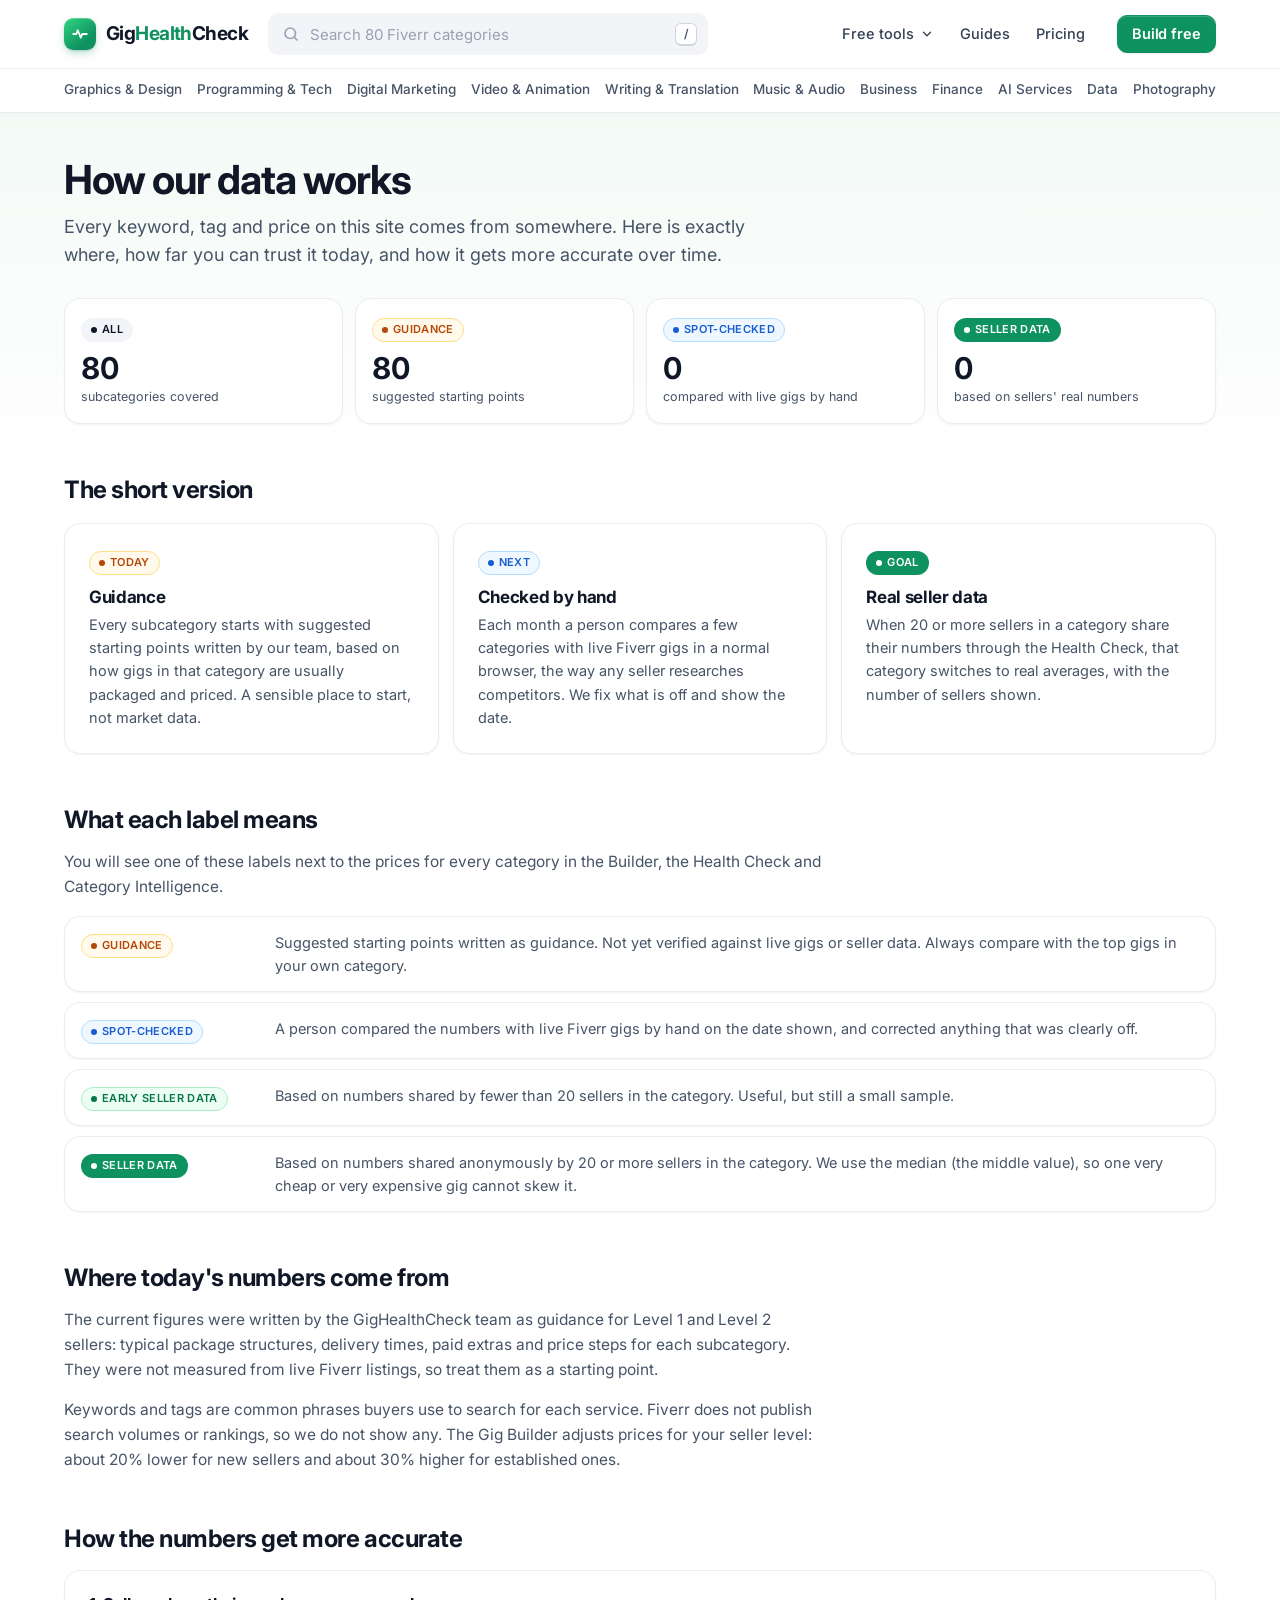
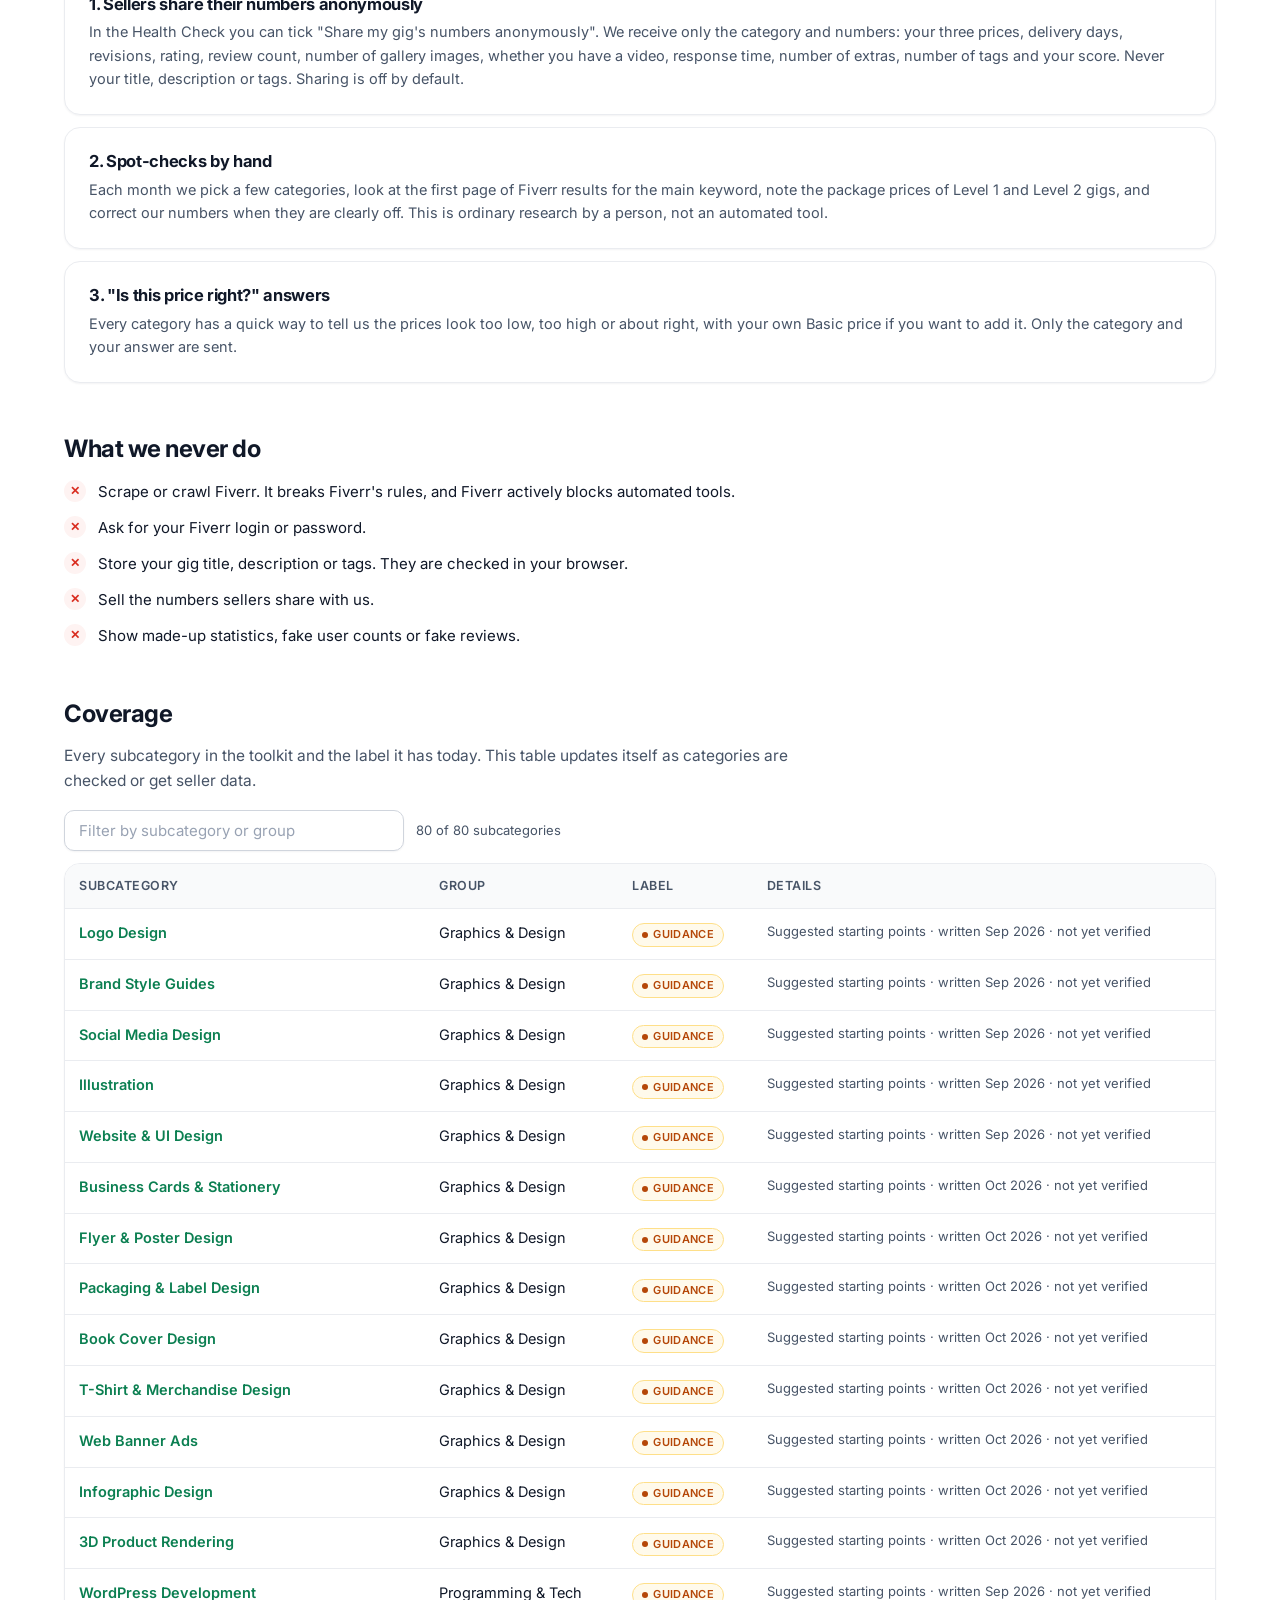
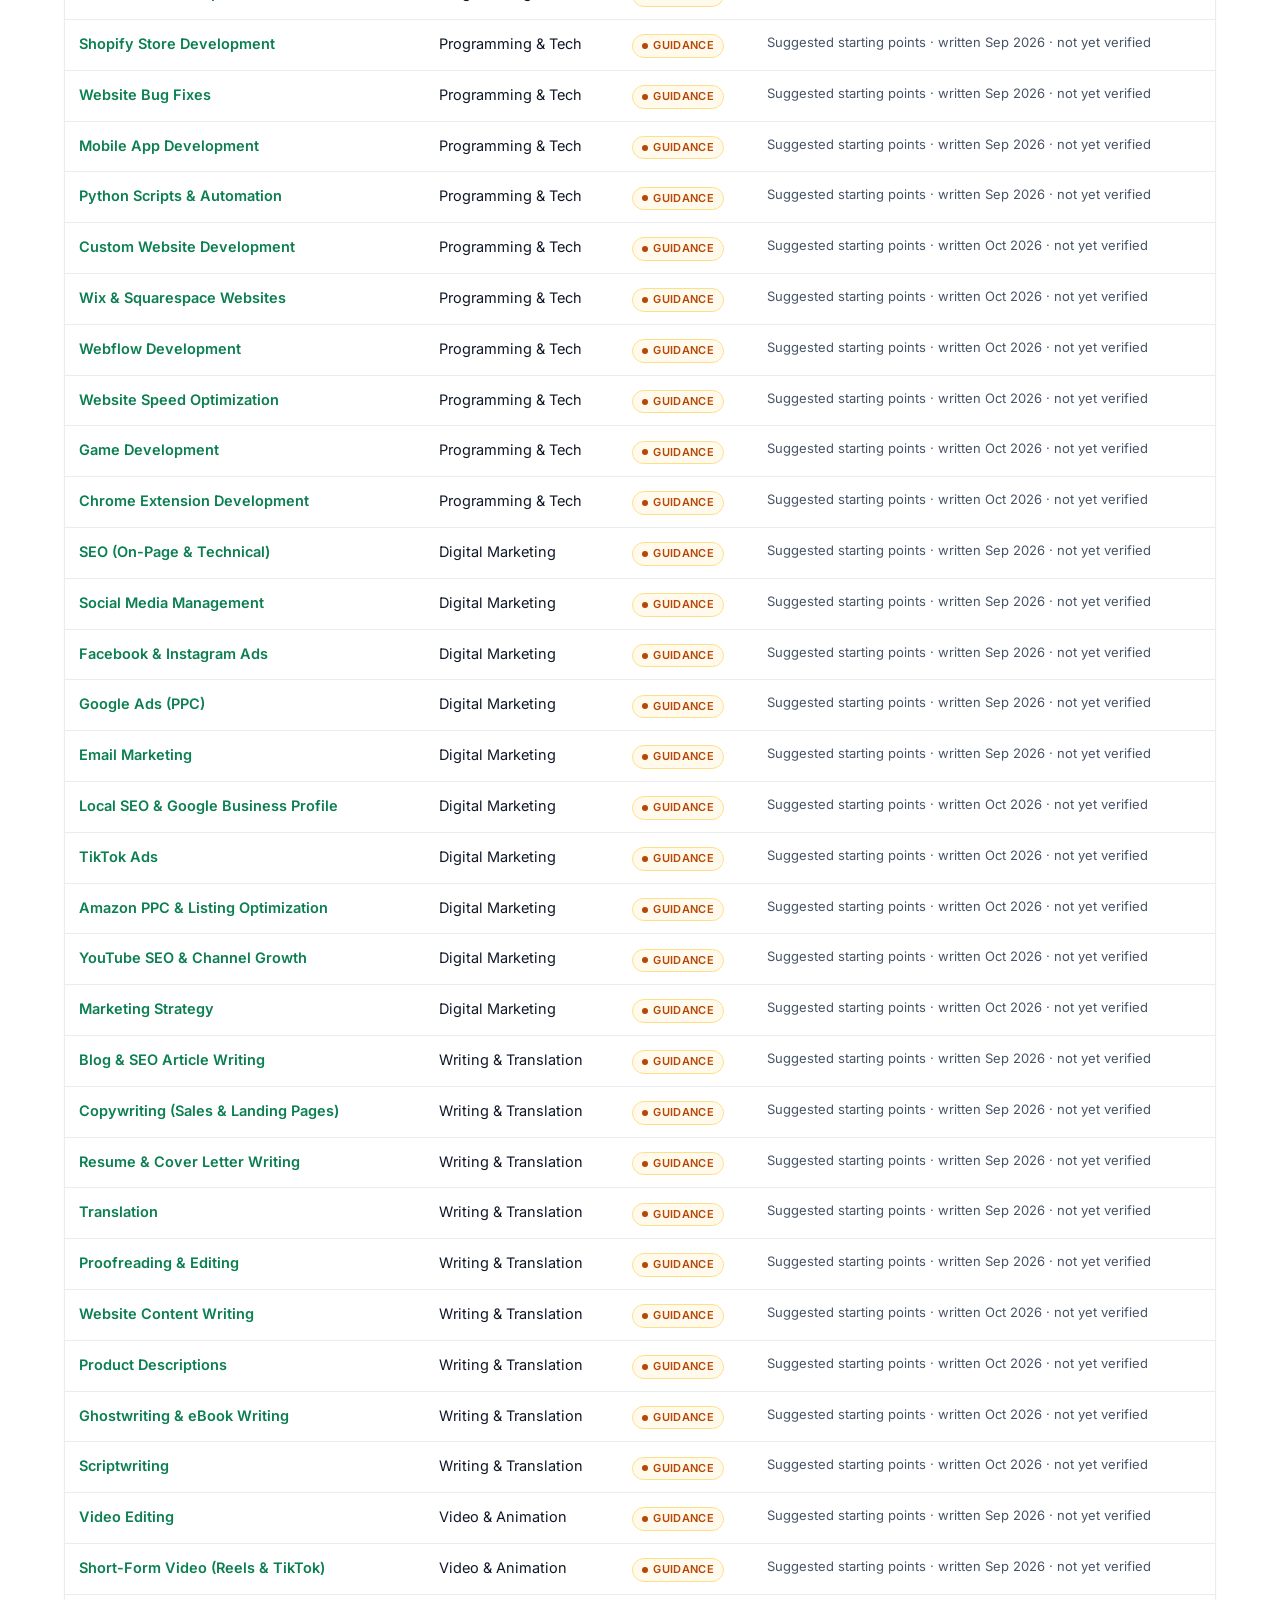
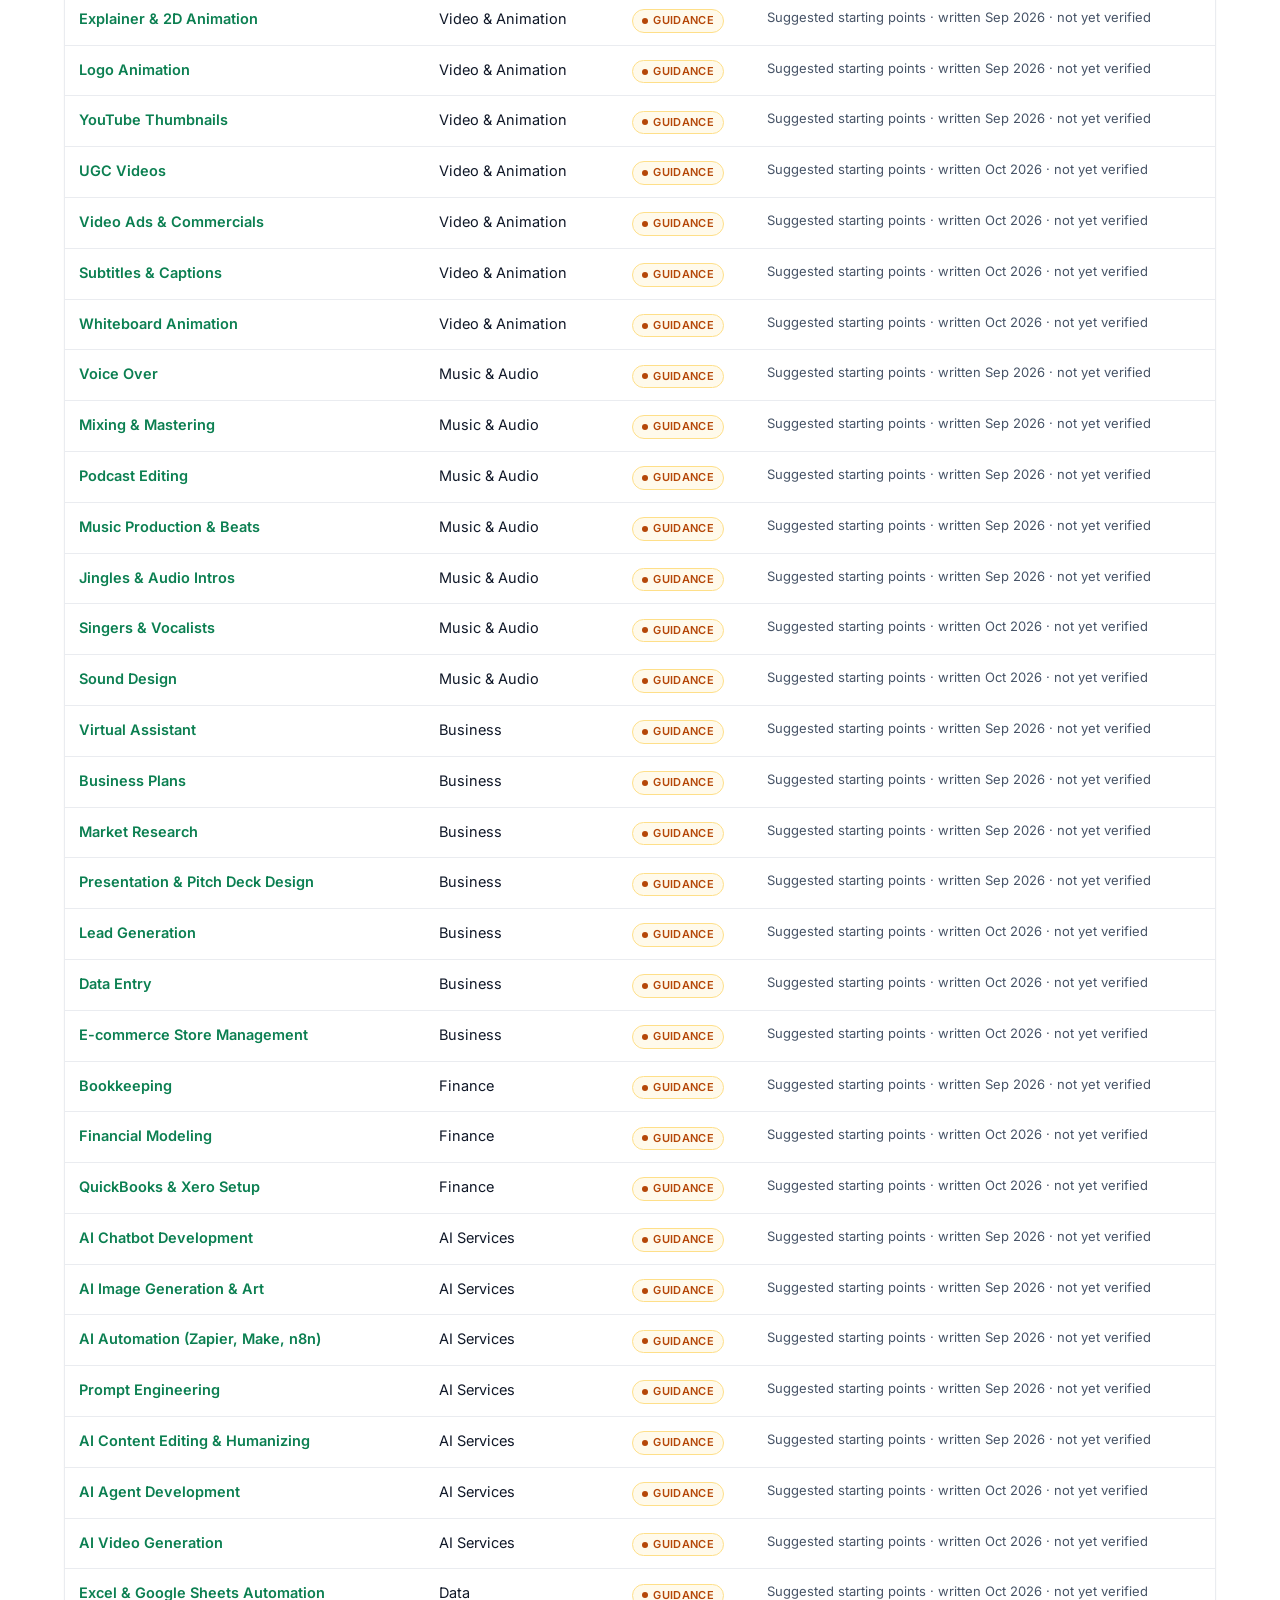
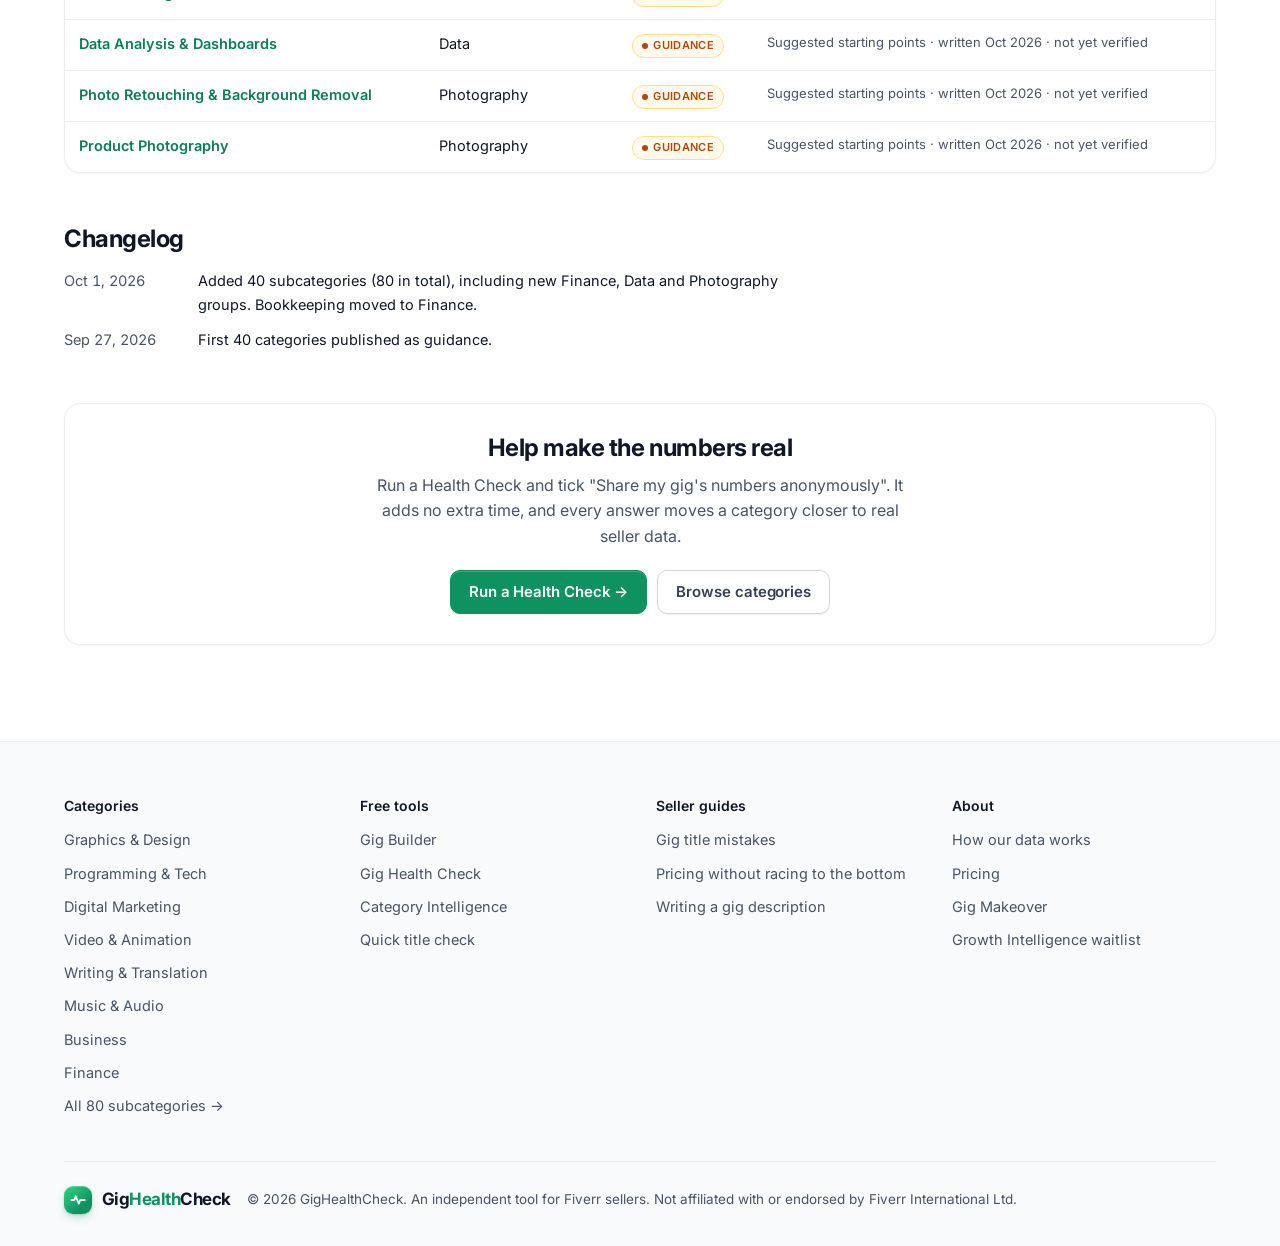
<file: data.html>
<!doctype html>
<html lang="en">
<head>
<meta charset="utf-8">
<meta name="viewport" content="width=device-width, initial-scale=1">
<meta name="theme-color" content="#ffffff">
<link rel="icon" href="assets/favicon.svg" type="image/svg+xml">
<title>How Our Data Works — GigHealthCheck</title>
<meta name="description" content="Where the keywords, tags and prices on GigHealthCheck come from, how far to trust them today, and how they become real seller data. No scraping, no logins.">
<link rel="preconnect" href="https://fonts.googleapis.com">
<link rel="preconnect" href="https://fonts.gstatic.com" crossorigin>
<link rel="stylesheet" href="https://fonts.googleapis.com/css2?family=Inter:wght@400;500;600;700&display=swap">
<link rel="stylesheet" href="assets/site.css">
<script>document.documentElement.classList.add('js')</script>
<script src="assets/motion.js" defer></script>
<style>
  .lead{font-size:18px;color:var(--muted);max-width:740px;margin:0 0 8px}
  .status-row{display:grid;grid-template-columns:repeat(4,minmax(0,1fr));gap:12px;margin:28px 0 0}
  @media (max-width:760px){.status-row{grid-template-columns:repeat(2,minmax(0,1fr))}}
  .status-row .card{padding:16px}
  .status-row b{display:block;font-size:30px;line-height:1.1;margin-top:10px;font-variant-numeric:tabular-nums}
  .status-row small{display:block;color:var(--muted);font-size:12.5px;margin-top:2px}
  .trust-badge.lvl-all{background:var(--panel-2);color:var(--text)}
  .sec{margin-top:52px}
  .sec h2{font-size:24px;margin:0 0 10px}
  .sec>p{color:var(--muted);max-width:760px;font-size:15.5px}
  .steps3{display:grid;grid-template-columns:repeat(3,minmax(0,1fr));gap:14px;margin-top:18px}
  @media (max-width:860px){.steps3{grid-template-columns:minmax(0,1fr)}}
  .steps3 h3{margin:12px 0 6px;font-size:17px}
  .steps3 p{margin:0;color:var(--muted);font-size:14.5px}
  .levels-list{display:grid;gap:10px;margin-top:16px}
  .level-row{display:grid;grid-template-columns:180px minmax(0,1fr);gap:14px;align-items:start;padding:14px 16px}
  @media (max-width:600px){.level-row{grid-template-columns:minmax(0,1fr)}}
  .level-row p{margin:0;color:var(--muted);font-size:14.5px}
  .ways{display:grid;gap:12px;margin-top:16px}
  .ways .card h3{margin:0 0 6px;font-size:16.5px}
  .ways .card p{margin:0;color:var(--muted);font-size:14.5px}
  .never{list-style:none;padding:0;margin:16px 0 0;display:grid;gap:12px;max-width:760px}
  .never li{display:flex;gap:12px;align-items:flex-start;font-size:15px}
  .never li::before{content:"✕";flex:none;width:22px;height:22px;border-radius:50%;display:grid;place-items:center;font-size:12px;font-weight:800;background:var(--bad-soft);color:var(--bad)}
  .coverage-tools{display:flex;gap:12px;flex-wrap:wrap;align-items:center;margin:16px 0 12px}
  .coverage-tools input{max-width:340px}
  .coverage-tools span{font-size:13px;color:var(--muted)}
  table.coverage td:nth-child(3){white-space:nowrap}
  table.coverage a{text-decoration:none;font-weight:600}
  table.coverage a:hover{text-decoration:underline}
  table.coverage td:last-child{color:var(--muted);font-size:13px}
  .changelog{list-style:none;padding:0;margin:16px 0 0;display:grid;gap:12px;max-width:760px}
  .changelog li{display:grid;grid-template-columns:120px minmax(0,1fr);gap:14px;font-size:14.5px}
  @media (max-width:520px){.changelog li{grid-template-columns:minmax(0,1fr);gap:2px}}
  .changelog time{color:var(--muted);font-variant-numeric:tabular-nums}
  .cta-band{margin-top:52px;text-align:center;padding:30px 22px}
  .cta-band h2{margin:0;font-size:24px}
  .cta-band p{color:var(--muted);max-width:560px;margin:10px auto 20px}
  .cta-band .btns{display:flex;gap:10px;justify-content:center;flex-wrap:wrap}
</style>
</head>
<body>
<a class="skip-link" href="#main">Skip to content</a>
<header class="site-header">
  <div class="header-inner">
    <a href="index.html" class="brand" aria-label="GigHealthCheck home">
      <span class="brand-mark" aria-hidden="true"><svg viewBox="0 0 24 24"><path d="M3 12h4l2-5 4 10 2-5h6"/></svg></span>
      <span class="brand-word">Gig<span>Health</span>Check</span>
    </a>
    <form class="hdr-search" action="categories.html" role="search">
      <svg class="hs-icon" viewBox="0 0 24 24" aria-hidden="true"><circle cx="11" cy="11" r="7"/><path d="m20 20-3.5-3.5"/></svg>
      <input name="q" type="search" placeholder="Search 80 Fiverr categories" aria-label="Search categories" autocomplete="off" spellcheck="false">
      <kbd aria-hidden="true" title="Press / to search">/</kbd>
      <button type="submit" class="sr">Search</button>
    </form>
    <nav class="site-nav" aria-label="Main">
      <span class="nav-glide" aria-hidden="true"></span>
      <div class="nav-item has-menu">
        <button type="button" class="nav-link" aria-expanded="false" aria-controls="menu-tools">Free tools <svg class="chev" viewBox="0 0 24 24" aria-hidden="true"><path d="m6 9 6 6 6-6"/></svg></button>
        <div class="mega" id="menu-tools">
          <a class="mega-item" href="builder.html"><span class="mi-icon"><svg viewBox="0 0 24 24" aria-hidden="true"><path d="M12 3v4M12 17v4M3 12h4M17 12h4M5.6 5.6l2.8 2.8M15.6 15.6l2.8 2.8M5.6 18.4l2.8-2.8M15.6 8.4l2.8-2.8"/></svg></span><span><b>Gig Builder <em>Start here</em></b><small>Titles, tags, description and 3 packages, ready to paste</small></span></a>
          <a class="mega-item" href="tool.html"><span class="mi-icon"><svg viewBox="0 0 24 24" aria-hidden="true"><path d="M3 12h4l2-5 4 10 2-5h6"/></svg></span><span><b>Gig Health Check</b><small>Score your gig and compare it with strong gigs in your category</small></span></a>
          <a class="mega-item" href="categories.html"><span class="mi-icon"><svg viewBox="0 0 24 24" aria-hidden="true"><circle cx="11" cy="11" r="7"/><path d="m20 20-3.5-3.5"/></svg></span><span><b>Category Intelligence</b><small>Keywords, tags and starting prices for 80 subcategories</small></span></a>
          <div class="mega-foot"><span>Free · No signup · No Fiverr login</span><a href="index.html#finder">Quick title check →</a></div>
        </div>
      </div>
      <a class="nav-link" href="index.html#guides">Guides</a>
      <a class="nav-link" href="index.html#pricing">Pricing</a>
    </nav>
    <div class="header-actions">
      <a class="btn header-cta" href="builder.html">Build free</a>
      <button type="button" class="menu-toggle" aria-expanded="false" aria-controls="mobile-menu" aria-label="Open menu"><span></span><span></span></button>
    </div>
  </div>
  <nav class="cat-strip" aria-label="Categories"><div class="cat-strip-inner"><a href="categories.html?group=Graphics%20%26%20Design" data-group="Graphics &amp; Design">Graphics &amp; Design</a><a href="categories.html?group=Programming%20%26%20Tech" data-group="Programming &amp; Tech">Programming &amp; Tech</a><a href="categories.html?group=Digital%20Marketing" data-group="Digital Marketing">Digital Marketing</a><a href="categories.html?group=Video%20%26%20Animation" data-group="Video &amp; Animation">Video &amp; Animation</a><a href="categories.html?group=Writing%20%26%20Translation" data-group="Writing &amp; Translation">Writing &amp; Translation</a><a href="categories.html?group=Music%20%26%20Audio" data-group="Music &amp; Audio">Music &amp; Audio</a><a href="categories.html?group=Business" data-group="Business">Business</a><a href="categories.html?group=Finance" data-group="Finance">Finance</a><a href="categories.html?group=AI%20Services" data-group="AI Services">AI Services</a><a href="categories.html?group=Data" data-group="Data">Data</a><a href="categories.html?group=Photography" data-group="Photography">Photography</a></div></nav>
  <div class="scroll-progress" aria-hidden="true"><i></i></div>
</header>
<div class="mobile-menu" id="mobile-menu">
  <div class="mm-inner">
    <form class="mm-search" action="categories.html" role="search">
      <svg class="hs-icon" viewBox="0 0 24 24" aria-hidden="true"><circle cx="11" cy="11" r="7"/><path d="m20 20-3.5-3.5"/></svg>
      <input name="q" type="search" placeholder="Search 80 Fiverr categories" aria-label="Search categories" autocomplete="off">
      <button type="submit" class="sr">Search</button>
    </form>
    <p class="mm-label">Free tools</p>
    <a class="mm-tool" href="builder.html"><span class="mi-icon"><svg viewBox="0 0 24 24" aria-hidden="true"><path d="M12 3v4M12 17v4M3 12h4M17 12h4M5.6 5.6l2.8 2.8M15.6 15.6l2.8 2.8M5.6 18.4l2.8-2.8M15.6 8.4l2.8-2.8"/></svg></span><span><b>Gig Builder</b><small>Titles, tags, description and 3 packages, ready to paste</small></span></a>
    <a class="mm-tool" href="tool.html"><span class="mi-icon"><svg viewBox="0 0 24 24" aria-hidden="true"><path d="M3 12h4l2-5 4 10 2-5h6"/></svg></span><span><b>Gig Health Check</b><small>Score your gig and compare it with strong gigs in your category</small></span></a>
    <a class="mm-tool" href="categories.html"><span class="mi-icon"><svg viewBox="0 0 24 24" aria-hidden="true"><circle cx="11" cy="11" r="7"/><path d="m20 20-3.5-3.5"/></svg></span><span><b>Category Intelligence</b><small>Keywords, tags and starting prices for 80 subcategories</small></span></a>
    <p class="mm-label">More</p>
    <a class="mm-link" href="index.html#guides">Seller guides</a>
    <a class="mm-link" href="index.html#pricing">Pricing</a>
    <a class="mm-link" href="index.html#makeover">Gig Makeover</a>
    <a class="mm-link" href="data.html">How our data works</a>
    <a class="btn mm-cta" href="builder.html">Build my gig free →</a>
    <p class="mm-note">Free · No signup · No Fiverr login</p>
  </div>
</div>

<main class="page" id="main">
  <div class="wrap">
    <h1>How our data works</h1>
    <p class="lead">Every keyword, tag and price on this site comes from somewhere. Here is exactly where, how far you can trust it today, and how it gets more accurate over time.</p>

    <div class="status-row" id="statusRow">
      <div class="card"><span class="trust-badge lvl-all">All</span><b id="stTotal">80</b><small>subcategories covered</small></div>
      <div class="card"><span class="trust-badge lvl-guidance">Guidance</span><b id="stGuidance">80</b><small>suggested starting points</small></div>
      <div class="card"><span class="trust-badge lvl-checked">Spot-checked</span><b id="stChecked">0</b><small>compared with live gigs by hand</small></div>
      <div class="card"><span class="trust-badge lvl-verified">Seller data</span><b id="stSellers">0</b><small>based on sellers' real numbers</small></div>
    </div>

    <section class="sec" aria-labelledby="s-short">
      <h2 id="s-short">The short version</h2>
      <div class="steps3">
        <div class="card"><span class="trust-badge lvl-guidance">Today</span><h3>Guidance</h3><p>Every subcategory starts with suggested starting points written by our team, based on how gigs in that category are usually packaged and priced. A sensible place to start, not market data.</p></div>
        <div class="card"><span class="trust-badge lvl-checked">Next</span><h3>Checked by hand</h3><p>Each month a person compares a few categories with live Fiverr gigs in a normal browser, the way any seller researches competitors. We fix what is off and show the date.</p></div>
        <div class="card"><span class="trust-badge lvl-verified">Goal</span><h3>Real seller data</h3><p>When 20 or more sellers in a category share their numbers through the Health Check, that category switches to real averages, with the number of sellers shown.</p></div>
      </div>
    </section>

    <section class="sec" aria-labelledby="s-levels">
      <h2 id="s-levels">What each label means</h2>
      <p>You will see one of these labels next to the prices for every category in the Builder, the Health Check and Category Intelligence.</p>
      <div class="levels-list">
        <div class="card level-row"><div><span class="trust-badge lvl-guidance">Guidance</span></div><p>Suggested starting points written as guidance. Not yet verified against live gigs or seller data. Always compare with the top gigs in your own category.</p></div>
        <div class="card level-row"><div><span class="trust-badge lvl-checked">Spot-checked</span></div><p>A person compared the numbers with live Fiverr gigs by hand on the date shown, and corrected anything that was clearly off.</p></div>
        <div class="card level-row"><div><span class="trust-badge lvl-early">Early seller data</span></div><p>Based on numbers shared by fewer than 20 sellers in the category. Useful, but still a small sample.</p></div>
        <div class="card level-row"><div><span class="trust-badge lvl-verified">Seller data</span></div><p>Based on numbers shared anonymously by 20 or more sellers in the category. We use the median (the middle value), so one very cheap or very expensive gig cannot skew it.</p></div>
      </div>
    </section>

    <section class="sec" aria-labelledby="s-source">
      <h2 id="s-source">Where today's numbers come from</h2>
      <p>The current figures were written by the GigHealthCheck team as guidance for Level 1 and Level 2 sellers: typical package structures, delivery times, paid extras and price steps for each subcategory. They were not measured from live Fiverr listings, so treat them as a starting point.</p>
      <p>Keywords and tags are common phrases buyers use to search for each service. Fiverr does not publish search volumes or rankings, so we do not show any. The Gig Builder adjusts prices for your seller level: about 20% lower for new sellers and about 30% higher for established ones.</p>
    </section>

    <section class="sec" aria-labelledby="s-better">
      <h2 id="s-better">How the numbers get more accurate</h2>
      <div class="ways">
        <div class="card"><h3>1. Sellers share their numbers anonymously</h3><p>In the Health Check you can tick "Share my gig's numbers anonymously". We receive only the category and numbers: your three prices, delivery days, revisions, rating, review count, number of gallery images, whether you have a video, response time, number of extras, number of tags and your score. Never your title, description or tags. Sharing is off by default.</p></div>
        <div class="card"><h3>2. Spot-checks by hand</h3><p>Each month we pick a few categories, look at the first page of Fiverr results for the main keyword, note the package prices of Level 1 and Level 2 gigs, and correct our numbers when they are clearly off. This is ordinary research by a person, not an automated tool.</p></div>
        <div class="card"><h3>3. "Is this price right?" answers</h3><p>Every category has a quick way to tell us the prices look too low, too high or about right, with your own Basic price if you want to add it. Only the category and your answer are sent.</p></div>
      </div>
    </section>

    <section class="sec" aria-labelledby="s-never">
      <h2 id="s-never">What we never do</h2>
      <ul class="never">
        <li>Scrape or crawl Fiverr. It breaks Fiverr's rules, and Fiverr actively blocks automated tools.</li>
        <li>Ask for your Fiverr login or password.</li>
        <li>Store your gig title, description or tags. They are checked in your browser.</li>
        <li>Sell the numbers sellers share with us.</li>
        <li>Show made-up statistics, fake user counts or fake reviews.</li>
      </ul>
    </section>

    <section class="sec" aria-labelledby="s-coverage">
      <h2 id="s-coverage">Coverage</h2>
      <p>Every subcategory in the toolkit and the label it has today. This table updates itself as categories are checked or get seller data.</p>
      <div class="coverage-tools">
        <input id="covSearch" type="search" placeholder="Filter by subcategory or group" aria-label="Filter the coverage table">
        <span id="covCount"></span>
      </div>
      <div class="table-wrap">
        <table class="coverage">
          <thead><tr><th scope="col">Subcategory</th><th scope="col">Group</th><th scope="col">Label</th><th scope="col">Details</th></tr></thead>
          <tbody id="covBody"><tr><td colspan="4">Loading…</td></tr></tbody>
        </table>
      </div>
      <noscript><p class="note">Turn on JavaScript to see the coverage table.</p></noscript>
    </section>

    <section class="sec" aria-labelledby="s-log">
      <h2 id="s-log">Changelog</h2>
      <ul class="changelog" id="changelog"></ul>
    </section>

    <div class="card cta-band">
      <h2>Help make the numbers real</h2>
      <p>Run a Health Check and tick "Share my gig's numbers anonymously". It adds no extra time, and every answer moves a category closer to real seller data.</p>
      <div class="btns"><a class="btn" href="tool.html">Run a Health Check →</a><a class="btn btn-ghost" href="categories.html">Browse categories</a></div>
    </div>
  </div>
</main>

<footer class="site-footer">
  <div class="footer-inner">
    <div class="footer-cols">
      <div>
        <h3>Categories</h3>
        <ul>
          <li><a href="categories.html?group=Graphics%20%26%20Design">Graphics &amp; Design</a></li>
          <li><a href="categories.html?group=Programming%20%26%20Tech">Programming &amp; Tech</a></li>
          <li><a href="categories.html?group=Digital%20Marketing">Digital Marketing</a></li>
          <li><a href="categories.html?group=Video%20%26%20Animation">Video &amp; Animation</a></li>
          <li><a href="categories.html?group=Writing%20%26%20Translation">Writing &amp; Translation</a></li>
          <li><a href="categories.html?group=Music%20%26%20Audio">Music &amp; Audio</a></li>
          <li><a href="categories.html?group=Business">Business</a></li>
          <li><a href="categories.html?group=Finance">Finance</a></li>
          <li><a href="categories.html">All 80 subcategories →</a></li>
        </ul>
      </div>
      <div>
        <h3>Free tools</h3>
        <ul>
          <li><a href="builder.html">Gig Builder</a></li>
          <li><a href="tool.html">Gig Health Check</a></li>
          <li><a href="categories.html">Category Intelligence</a></li>
          <li><a href="index.html#finder">Quick title check</a></li>
        </ul>
      </div>
      <div>
        <h3>Seller guides</h3>
        <ul>
          <li><a href="blog/gig-title-mistakes.html">Gig title mistakes</a></li>
          <li><a href="blog/pricing-without-race-to-bottom.html">Pricing without racing to the bottom</a></li>
          <li><a href="blog/how-to-write-a-fiverr-gig-description.html">Writing a gig description</a></li>
        </ul>
      </div>
      <div>
        <h3>About</h3>
        <ul>
          <li><a href="data.html">How our data works</a></li>
          <li><a href="index.html#pricing">Pricing</a></li>
          <li><a href="index.html#makeover">Gig Makeover</a></li>
          <li><a href="index.html#capture">Growth Intelligence waitlist</a></li>
        </ul>
      </div>
    </div>
    <div class="footer-bottom">
      <a href="index.html" class="brand" aria-label="GigHealthCheck home">
      <span class="brand-mark" aria-hidden="true"><svg viewBox="0 0 24 24"><path d="M3 12h4l2-5 4 10 2-5h6"/></svg></span>
      <span class="brand-word">Gig<span>Health</span>Check</span>
      </a>
      <p>© 2026 GigHealthCheck. An independent tool for Fiverr sellers. Not affiliated with or endorsed by Fiverr International Ltd.</p>
    </div>
  </div>
</footer>

<script src="data/categories-1.js"></script>
<script src="data/categories-2.js"></script>
<script src="data/categories-3.js"></script>
<script src="data/categories-4.js"></script>
<script src="data/categories-5.js"></script>
<script src="data/categories-6.js"></script>
<script src="data/categories-7.js"></script>
<script src="data/categories-8.js"></script>
<script src="data/meta.js"></script>
<script src="assets/trust.js"></script>
<script>
(function () {
  const CATS = window.CATEGORIES || [];
  const T = window.DataTrust;
  const META = window.DATA_META || {};
  const $ = id => document.getElementById(id);
  const esc = s => String(s).replace(/[&<>"']/g, ch => ({ '&': '&amp;', '<': '&lt;', '>': '&gt;', '"': '&quot;', "'": '&#39;' }[ch]));
  if (!T) return;

  // Live counts per trust level
  const rows = CATS.map(c => ({ c, i: T.info(c) }));
  const count = lv => rows.filter(r => lv.includes(r.i.level)).length;
  $('stTotal').textContent = CATS.length;
  $('stGuidance').textContent = count(['guidance']);
  $('stChecked').textContent = count(['checked']);
  $('stSellers').textContent = count(['early', 'verified']);

  // Coverage table, grouped in dataset order
  const order = [...new Set(CATS.map(c => c.group))];
  rows.sort((a, b) => order.indexOf(a.c.group) - order.indexOf(b.c.group));
  function render(q) {
    const t = q.trim().toLowerCase();
    const list = rows.filter(r => !t || r.c.name.toLowerCase().includes(t) || r.c.group.toLowerCase().includes(t));
    $('covBody').innerHTML = list.length ? list.map(r => `<tr>
      <td><a href="categories.html#${r.c.id}">${esc(r.c.name)}</a></td>
      <td>${esc(r.c.group)}</td>
      <td>${T.badgeHtml(r.i.level)}</td>
      <td>${esc(r.i.detail)}</td></tr>`).join('') : '<tr><td colspan="4">No subcategories match that filter.</td></tr>';
    $('covCount').textContent = `${list.length} of ${CATS.length} subcategories`;
  }
  $('covSearch').addEventListener('input', e => render(e.target.value));
  render('');

  // Changelog
  $('changelog').innerHTML = (META.changelog || []).map(([d, text]) =>
    `<li><time datetime="${esc(d)}">${esc(T.day(d))}</time><span>${esc(text)}</span></li>`).join('');
})();
</script>
<script data-goatcounter="https://gighealthcheck.goatcounter.com/count" async src="//gc.zgo.at/count.js"></script>
</body>
</html>
</file>
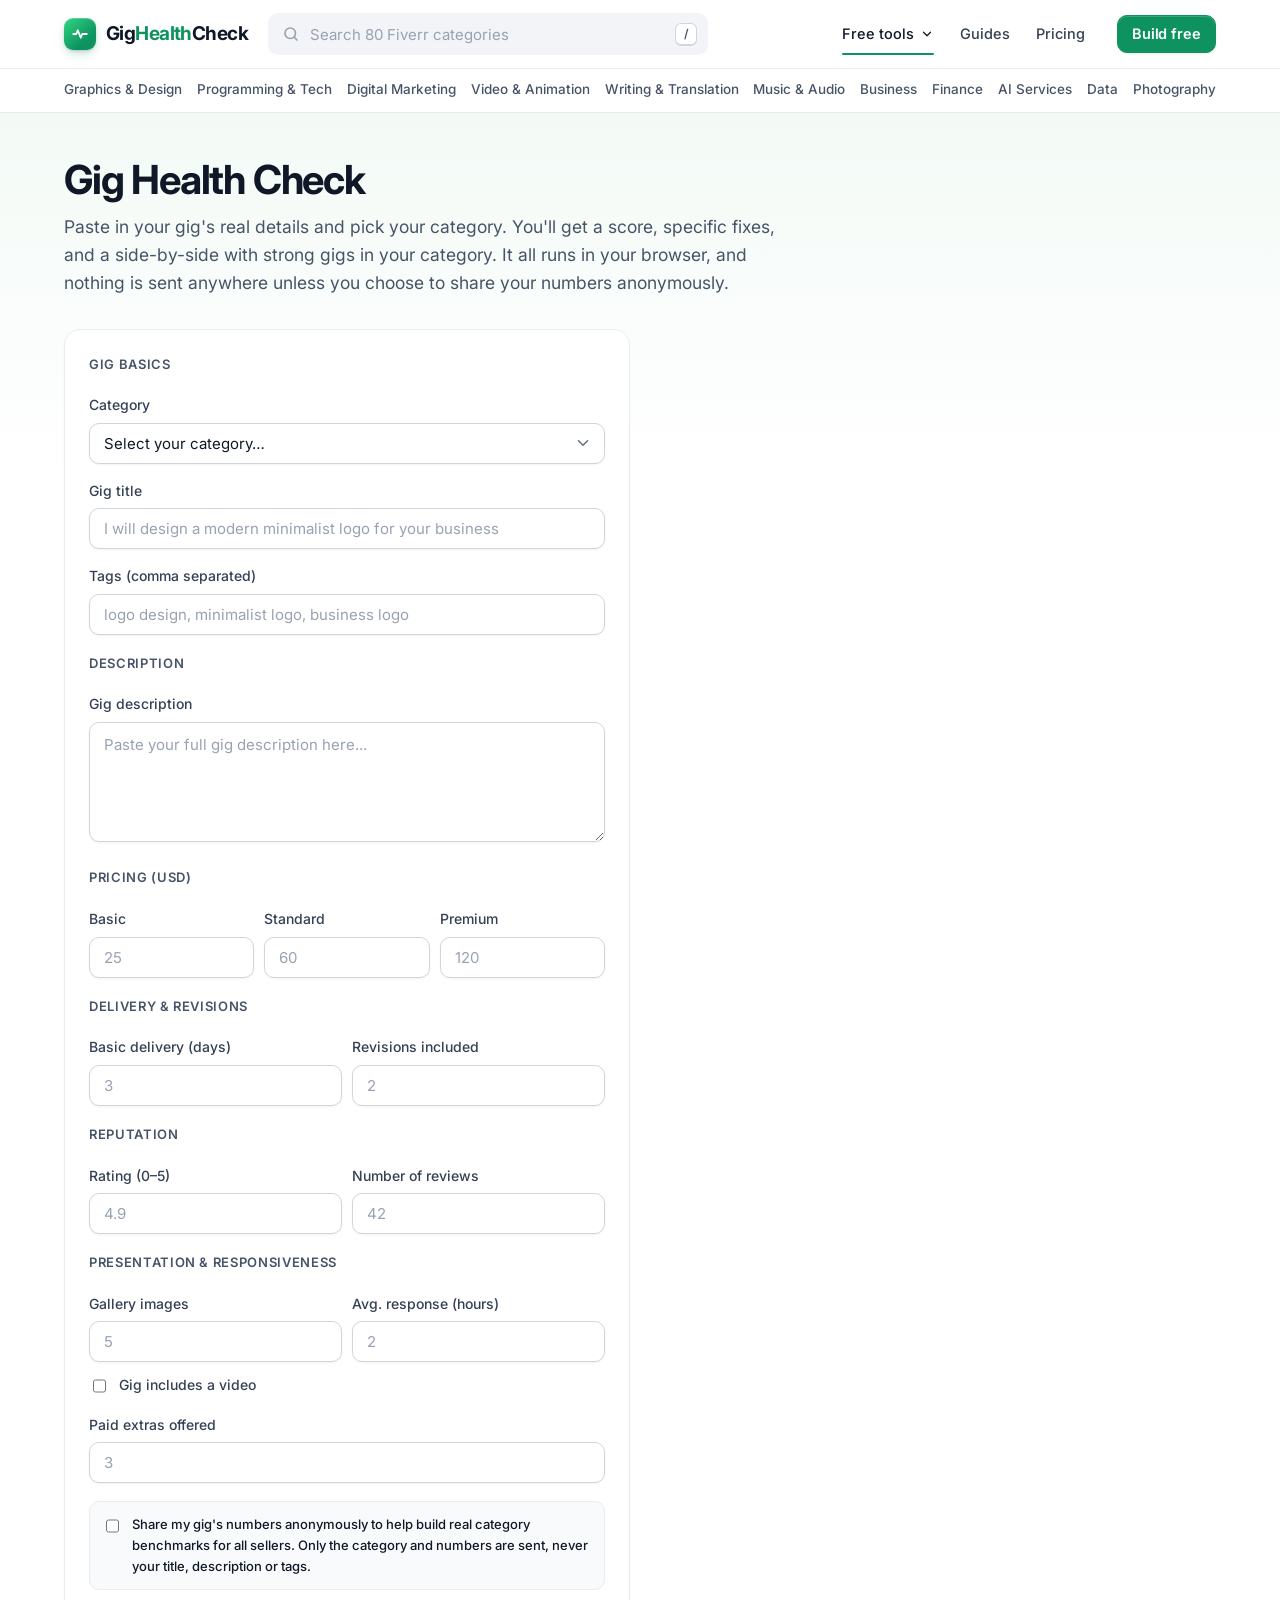
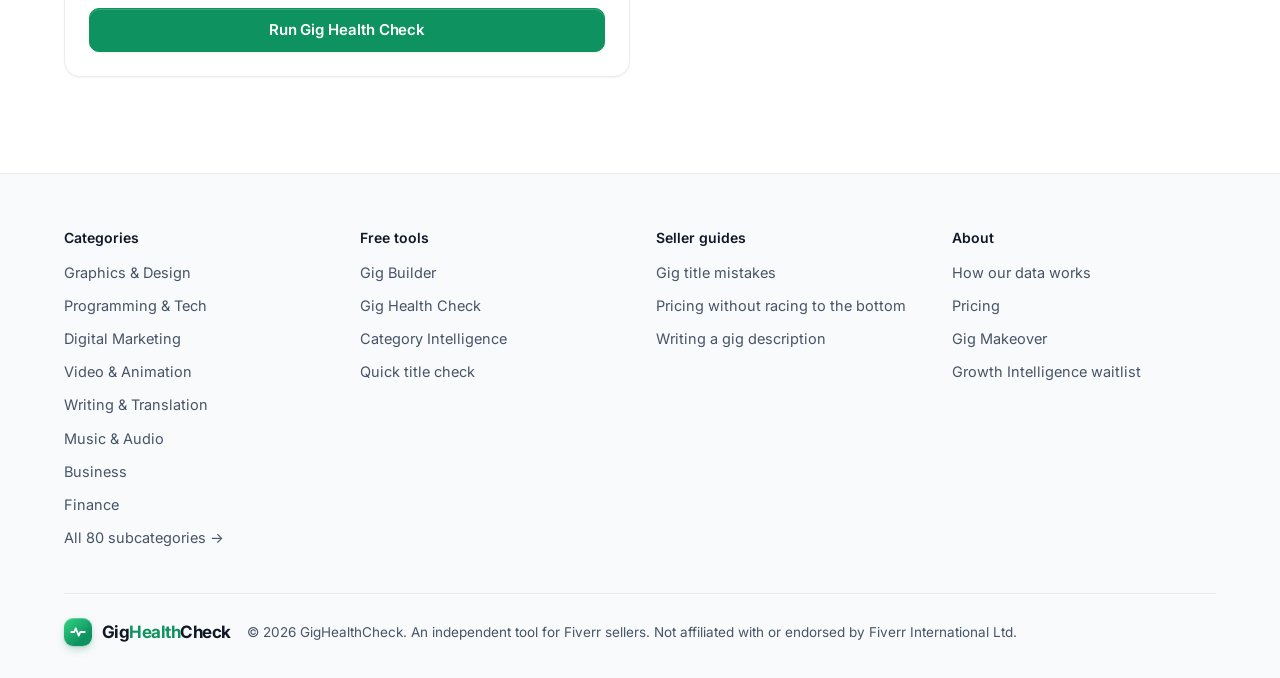
<file: tool.html>
<!doctype html>
<html lang="en">
<head>
<meta charset="utf-8">
<meta name="viewport" content="width=device-width, initial-scale=1">
<meta name="theme-color" content="#ffffff">
<link rel="icon" href="assets/favicon.svg" type="image/svg+xml">
<title>Gig Health Check — Free Fiverr Gig Audit</title>
<meta name="description" content="Paste your Fiverr gig details and get an instant, category-aware score across 8 growth dimensions with specific fixes.">
<link rel="preconnect" href="https://fonts.googleapis.com">
<link rel="preconnect" href="https://fonts.gstatic.com" crossorigin>
<link rel="stylesheet" href="https://fonts.googleapis.com/css2?family=Inter:wght@400;500;600;700&display=swap">
<link rel="stylesheet" href="assets/site.css">
<script>document.documentElement.classList.add('js')</script>
<script src="assets/motion.js" defer></script>
<style>
  fieldset{border:0;padding:0;margin:0 0 18px}
  legend{font-weight:600;font-size:13px;text-transform:uppercase;letter-spacing:.05em;color:var(--muted);margin-bottom:4px;padding:0}
  .row3{display:grid;grid-template-columns:repeat(3,minmax(0,1fr));gap:10px}
  .row2{display:grid;grid-template-columns:repeat(2,minmax(0,1fr));gap:10px}
  .grid-tool{display:grid;grid-template-columns:minmax(0,1fr) minmax(0,1fr);grid-template-areas:"form res" "form ind";grid-template-rows:auto 1fr;gap:20px;align-items:start}
  .grid-tool>.card:first-child{grid-area:form}
  #results{grid-area:res}
  #industry{grid-area:ind}
  @media (max-width:860px){.grid-tool{grid-template-columns:minmax(0,1fr);grid-template-areas:"form" "res" "ind";grid-template-rows:auto}}
  .ind-jump{display:block;margin-top:10px;font-size:13.5px;font-weight:600;text-decoration:none}
  .ind-jump:hover{text-decoration:underline}
  .ind-jump[hidden]{display:none}
  #results{display:none}
  .score-hero{display:flex;align-items:center;gap:24px;flex-wrap:wrap;margin-bottom:20px}
  .score-ring{position:relative;width:132px;height:132px;flex:none}
  .score-ring svg{width:100%;height:100%;transform:rotate(-90deg)}
  .score-ring circle{fill:none;stroke-width:10}
  .score-ring .bg{stroke:var(--panel-2)}
  .score-ring .fg{stroke:var(--ring,var(--accent));stroke-linecap:round;stroke-dasharray:326.7;stroke-dashoffset:326.7;transition:stroke-dashoffset 1.4s var(--ease),stroke .3s}
  .score-ring .center{position:absolute;inset:0;display:flex;flex-direction:column;align-items:center;justify-content:center}
  .score-num{font-size:40px;font-weight:800;line-height:1;font-variant-numeric:tabular-nums}
  #results.show{animation:rise .5s var(--ease) both}
  .verdict{padding:4px 10px;border-radius:999px;font-size:12px;font-weight:700;display:inline-block}
  .v-good{background:var(--accent-soft);color:var(--accent-2)}
  .v-mid{background:var(--warn-soft);color:var(--warn)}
  .v-bad{background:var(--bad-soft);color:var(--bad)}
  .dim{border-top:1px solid var(--border);padding:14px 0}
  .dim:first-child{border-top:0}
  .dim-head{display:flex;justify-content:space-between;font-size:14px;font-weight:600;margin-bottom:6px}
  .bar{height:6px;border-radius:999px;background:var(--panel-2);overflow:hidden;margin-bottom:8px}
  .bar>div{height:100%;width:0;border-radius:inherit;background:linear-gradient(90deg,var(--accent),var(--accent-3));transition:width 1s var(--ease);transition-delay:calc(.15s + var(--i,0) * 80ms)}
  .bars-on .bar>div{width:var(--w)}
  .bar.low>div{background:linear-gradient(90deg,var(--bad),var(--warn))}
  .bar.mid>div{background:linear-gradient(90deg,var(--warn),#e0a43a)}
  .tips{margin:0;padding-left:18px;color:var(--muted);font-size:13px;line-height:1.6}
  .banner{background:var(--accent-soft);border:1px solid var(--accent);border-radius:var(--radius);padding:12px 14px;font-size:14px;margin-bottom:16px;display:none}
  .share{background:var(--bg-soft);border:1px solid var(--border);border-radius:var(--radius);padding:12px;margin-top:6px}
  .share .checkrow{margin-top:0}
  .share label{font-size:13px;color:var(--text)}
  #shareStatus{font-size:13px;margin-top:8px}
</style>
</head>
<body>
<a class="skip-link" href="#main">Skip to content</a>
<header class="site-header">
  <div class="header-inner">
    <a href="index.html" class="brand" aria-label="GigHealthCheck home">
      <span class="brand-mark" aria-hidden="true"><svg viewBox="0 0 24 24"><path d="M3 12h4l2-5 4 10 2-5h6"/></svg></span>
      <span class="brand-word">Gig<span>Health</span>Check</span>
    </a>
    <form class="hdr-search" action="categories.html" role="search">
      <svg class="hs-icon" viewBox="0 0 24 24" aria-hidden="true"><circle cx="11" cy="11" r="7"/><path d="m20 20-3.5-3.5"/></svg>
      <input name="q" type="search" placeholder="Search 80 Fiverr categories" aria-label="Search categories" autocomplete="off" spellcheck="false">
      <kbd aria-hidden="true" title="Press / to search">/</kbd>
      <button type="submit" class="sr">Search</button>
    </form>
    <nav class="site-nav" aria-label="Main">
      <span class="nav-glide" aria-hidden="true"></span>
      <div class="nav-item has-menu">
        <button type="button" class="nav-link is-current" aria-expanded="false" aria-controls="menu-tools">Free tools <svg class="chev" viewBox="0 0 24 24" aria-hidden="true"><path d="m6 9 6 6 6-6"/></svg></button>
        <div class="mega" id="menu-tools">
          <a class="mega-item" href="builder.html"><span class="mi-icon"><svg viewBox="0 0 24 24" aria-hidden="true"><path d="M12 3v4M12 17v4M3 12h4M17 12h4M5.6 5.6l2.8 2.8M15.6 15.6l2.8 2.8M5.6 18.4l2.8-2.8M15.6 8.4l2.8-2.8"/></svg></span><span><b>Gig Builder <em>Start here</em></b><small>Titles, tags, description and 3 packages, ready to paste</small></span></a>
          <a class="mega-item" href="tool.html" aria-current="page"><span class="mi-icon"><svg viewBox="0 0 24 24" aria-hidden="true"><path d="M3 12h4l2-5 4 10 2-5h6"/></svg></span><span><b>Gig Health Check</b><small>Score your gig and compare it with strong gigs in your category</small></span></a>
          <a class="mega-item" href="categories.html"><span class="mi-icon"><svg viewBox="0 0 24 24" aria-hidden="true"><circle cx="11" cy="11" r="7"/><path d="m20 20-3.5-3.5"/></svg></span><span><b>Category Intelligence</b><small>Keywords, tags and starting prices for 80 subcategories</small></span></a>
          <div class="mega-foot"><span>Free · No signup · No Fiverr login</span><a href="index.html#finder">Quick title check →</a></div>
        </div>
      </div>
      <a class="nav-link" href="index.html#guides">Guides</a>
      <a class="nav-link" href="index.html#pricing">Pricing</a>
    </nav>
    <div class="header-actions">
      <a class="btn header-cta" href="builder.html">Build free</a>
      <button type="button" class="menu-toggle" aria-expanded="false" aria-controls="mobile-menu" aria-label="Open menu"><span></span><span></span></button>
    </div>
  </div>
  <nav class="cat-strip" aria-label="Categories"><div class="cat-strip-inner"><a href="categories.html?group=Graphics%20%26%20Design" data-group="Graphics &amp; Design">Graphics &amp; Design</a><a href="categories.html?group=Programming%20%26%20Tech" data-group="Programming &amp; Tech">Programming &amp; Tech</a><a href="categories.html?group=Digital%20Marketing" data-group="Digital Marketing">Digital Marketing</a><a href="categories.html?group=Video%20%26%20Animation" data-group="Video &amp; Animation">Video &amp; Animation</a><a href="categories.html?group=Writing%20%26%20Translation" data-group="Writing &amp; Translation">Writing &amp; Translation</a><a href="categories.html?group=Music%20%26%20Audio" data-group="Music &amp; Audio">Music &amp; Audio</a><a href="categories.html?group=Business" data-group="Business">Business</a><a href="categories.html?group=Finance" data-group="Finance">Finance</a><a href="categories.html?group=AI%20Services" data-group="AI Services">AI Services</a><a href="categories.html?group=Data" data-group="Data">Data</a><a href="categories.html?group=Photography" data-group="Photography">Photography</a></div></nav>
  <div class="scroll-progress" aria-hidden="true"><i></i></div>
</header>
<div class="mobile-menu" id="mobile-menu">
  <div class="mm-inner">
    <form class="mm-search" action="categories.html" role="search">
      <svg class="hs-icon" viewBox="0 0 24 24" aria-hidden="true"><circle cx="11" cy="11" r="7"/><path d="m20 20-3.5-3.5"/></svg>
      <input name="q" type="search" placeholder="Search 80 Fiverr categories" aria-label="Search categories" autocomplete="off">
      <button type="submit" class="sr">Search</button>
    </form>
    <p class="mm-label">Free tools</p>
    <a class="mm-tool" href="builder.html"><span class="mi-icon"><svg viewBox="0 0 24 24" aria-hidden="true"><path d="M12 3v4M12 17v4M3 12h4M17 12h4M5.6 5.6l2.8 2.8M15.6 15.6l2.8 2.8M5.6 18.4l2.8-2.8M15.6 8.4l2.8-2.8"/></svg></span><span><b>Gig Builder</b><small>Titles, tags, description and 3 packages, ready to paste</small></span></a>
    <a class="mm-tool" href="tool.html" aria-current="page"><span class="mi-icon"><svg viewBox="0 0 24 24" aria-hidden="true"><path d="M3 12h4l2-5 4 10 2-5h6"/></svg></span><span><b>Gig Health Check</b><small>Score your gig and compare it with strong gigs in your category</small></span></a>
    <a class="mm-tool" href="categories.html"><span class="mi-icon"><svg viewBox="0 0 24 24" aria-hidden="true"><circle cx="11" cy="11" r="7"/><path d="m20 20-3.5-3.5"/></svg></span><span><b>Category Intelligence</b><small>Keywords, tags and starting prices for 80 subcategories</small></span></a>
    <p class="mm-label">More</p>
    <a class="mm-link" href="index.html#guides">Seller guides</a>
    <a class="mm-link" href="index.html#pricing">Pricing</a>
    <a class="mm-link" href="index.html#makeover">Gig Makeover</a>
    <a class="mm-link" href="data.html">How our data works</a>
    <a class="btn mm-cta" href="builder.html">Build my gig free →</a>
    <p class="mm-note">Free · No signup · No Fiverr login</p>
  </div>
</div>

<main class="page" id="main">
  <div class="wrap">
    <h1>Gig Health Check</h1>
    <p class="sub">Paste in your gig's real details and pick your category. You'll get a score, specific fixes, and a side-by-side with strong gigs in your category. It all runs in your browser, and nothing is sent anywhere unless you choose to share your numbers anonymously.</p>
    <p class="saved-note" data-saved-note hidden></p>

    <div class="banner" id="draftBanner">Draft loaded from the Gig Builder. Add your rating, reviews, gallery and response time to finish the check.</div>

    <div class="grid-tool">
      <div class="card">
        <form id="auditForm">
          <fieldset>
            <legend>Gig basics</legend>
            <label for="category">Category</label>
            <select id="category"></select>
            <div id="otherWrap" style="display:none">
              <label for="categoryOther">Category name</label>
              <input id="categoryOther" placeholder="e.g. Book Cover Design">
            </div>
            <label for="title">Gig title</label>
            <input id="title" placeholder="I will design a modern minimalist logo for your business">
            <label for="tags">Tags (comma separated)</label>
            <input id="tags" placeholder="logo design, minimalist logo, business logo">
          </fieldset>

          <fieldset>
            <legend>Description</legend>
            <label for="description">Gig description</label>
            <textarea id="description" placeholder="Paste your full gig description here..."></textarea>
          </fieldset>

          <fieldset>
            <legend>Pricing (USD)</legend>
            <div class="row3">
              <div><label for="basicPrice">Basic</label><input id="basicPrice" type="number" min="0" placeholder="25"></div>
              <div><label for="standardPrice">Standard</label><input id="standardPrice" type="number" min="0" placeholder="60"></div>
              <div><label for="premiumPrice">Premium</label><input id="premiumPrice" type="number" min="0" placeholder="120"></div>
            </div>
          </fieldset>

          <fieldset>
            <legend>Delivery & revisions</legend>
            <div class="row2">
              <div><label for="deliveryDays">Basic delivery (days)</label><input id="deliveryDays" type="number" min="0" placeholder="3"></div>
              <div><label for="revisions">Revisions included</label><input id="revisions" type="number" min="0" placeholder="2"></div>
            </div>
          </fieldset>

          <fieldset>
            <legend>Reputation</legend>
            <div class="row2">
              <div><label for="rating">Rating (0–5)</label><input id="rating" type="number" min="0" max="5" step="0.1" placeholder="4.9"></div>
              <div><label for="reviewCount">Number of reviews</label><input id="reviewCount" type="number" min="0" placeholder="42"></div>
            </div>
          </fieldset>

          <fieldset>
            <legend>Presentation & responsiveness</legend>
            <div class="row2">
              <div><label for="galleryImages">Gallery images</label><input id="galleryImages" type="number" min="0" placeholder="5"></div>
              <div><label for="responseTime">Avg. response (hours)</label><input id="responseTime" type="number" min="0" placeholder="2"></div>
            </div>
            <div class="checkrow">
              <input id="hasVideo" type="checkbox">
              <label for="hasVideo">Gig includes a video</label>
            </div>
            <label for="extrasCount">Paid extras offered</label>
            <input id="extrasCount" type="number" min="0" placeholder="3">
          </fieldset>

          <div class="share">
            <div class="checkrow">
              <input id="share" type="checkbox">
              <label for="share">Share my gig's numbers anonymously to help build real category benchmarks for all sellers. Only the category and numbers are sent, never your title, description or tags.</label>
            </div>
          </div>

          <button type="submit" class="btn" style="width:100%;margin-top:18px">Run Gig Health Check</button>
        </form>
      </div>

      <div class="card" id="results">
        <div class="score-hero">
          <div class="score-ring">
            <svg viewBox="0 0 120 120" aria-hidden="true"><circle class="bg" cx="60" cy="60" r="52"/><circle class="fg" id="scoreArc" cx="60" cy="60" r="52"/></svg>
            <div class="center">
              <div class="score-num" id="scoreNum">0</div>
              <div class="muted small">/ 100</div>
            </div>
          </div>
          <div>
            <div id="verdict" class="verdict">—</div>
            <a class="ind-jump" href="#industry" id="indJump" hidden>See how you compare ↓</a>
          </div>
        </div>
        <div id="dimensions"></div>
        <div id="shareStatus" class="muted"></div>
        <div class="note" id="nextStep"></div>
      </div>

      <div class="card industry" id="industry" hidden></div>
    </div>
  </div>
</main>

<footer class="site-footer">
  <div class="footer-inner">
    <div class="footer-cols">
      <div>
        <h3>Categories</h3>
        <ul>
          <li><a href="categories.html?group=Graphics%20%26%20Design">Graphics &amp; Design</a></li>
          <li><a href="categories.html?group=Programming%20%26%20Tech">Programming &amp; Tech</a></li>
          <li><a href="categories.html?group=Digital%20Marketing">Digital Marketing</a></li>
          <li><a href="categories.html?group=Video%20%26%20Animation">Video &amp; Animation</a></li>
          <li><a href="categories.html?group=Writing%20%26%20Translation">Writing &amp; Translation</a></li>
          <li><a href="categories.html?group=Music%20%26%20Audio">Music &amp; Audio</a></li>
          <li><a href="categories.html?group=Business">Business</a></li>
          <li><a href="categories.html?group=Finance">Finance</a></li>
          <li><a href="categories.html">All 80 subcategories →</a></li>
        </ul>
      </div>
      <div>
        <h3>Free tools</h3>
        <ul>
          <li><a href="builder.html">Gig Builder</a></li>
          <li><a href="tool.html">Gig Health Check</a></li>
          <li><a href="categories.html">Category Intelligence</a></li>
          <li><a href="index.html#finder">Quick title check</a></li>
        </ul>
      </div>
      <div>
        <h3>Seller guides</h3>
        <ul>
          <li><a href="blog/gig-title-mistakes.html">Gig title mistakes</a></li>
          <li><a href="blog/pricing-without-race-to-bottom.html">Pricing without racing to the bottom</a></li>
          <li><a href="blog/how-to-write-a-fiverr-gig-description.html">Writing a gig description</a></li>
        </ul>
      </div>
      <div>
        <h3>About</h3>
        <ul>
          <li><a href="data.html">How our data works</a></li>
          <li><a href="index.html#pricing">Pricing</a></li>
          <li><a href="index.html#makeover">Gig Makeover</a></li>
          <li><a href="index.html#capture">Growth Intelligence waitlist</a></li>
        </ul>
      </div>
    </div>
    <div class="footer-bottom">
      <a href="index.html" class="brand" aria-label="GigHealthCheck home">
      <span class="brand-mark" aria-hidden="true"><svg viewBox="0 0 24 24"><path d="M3 12h4l2-5 4 10 2-5h6"/></svg></span>
      <span class="brand-word">Gig<span>Health</span>Check</span>
      </a>
      <p>© 2026 GigHealthCheck. An independent tool for Fiverr sellers. Not affiliated with or endorsed by Fiverr International Ltd.</p>
    </div>
  </div>
</footer>

<script src="data/categories-1.js"></script>
<script src="data/categories-2.js"></script>
<script src="data/categories-3.js"></script>
<script src="data/categories-4.js"></script>
<script src="data/categories-5.js"></script>
<script src="data/categories-6.js"></script>
<script src="data/categories-7.js"></script>
<script src="data/categories-8.js"></script>
<script src="data/meta.js"></script>
<script src="assets/trust.js"></script>
<script src="assets/context.js"></script>
<script src="assets/scoring.js"></script>
<script src="assets/industry.js"></script>
<script>
const CATS = window.CATEGORIES;
const byId = Object.fromEntries(CATS.map(c => [c.id, c]));
const $ = id => document.getElementById(id);
const SHARE_ENDPOINT = 'https://formsubmit.co/ajax/infosahariyaislam@gmail.com';
let lastShared = '';

function esc(s) {
  return String(s).replace(/[&<>"']/g, ch => ({ '&': '&amp;', '<': '&lt;', '>': '&gt;', '"': '&quot;', "'": '&#39;' }[ch]));
}
function num(id) { const v = parseFloat($(id).value); return isNaN(v) ? null : v; }

function populateCategories() {
  const groups = {};
  CATS.forEach(c => (groups[c.group] = groups[c.group] || []).push(c));
  $('category').innerHTML = '<option value="">Select your category…</option>' +
    Object.entries(groups).map(([g, list]) =>
      `<optgroup label="${esc(g)}">${list.map(c => `<option value="${c.id}">${esc(c.name)}</option>`).join('')}</optgroup>`
    ).join('') + '<option value="other">Other / not listed</option>';
}

// Fill the form from the seller's saved gig: what they entered last time, a title they checked on the
// homepage, or a Builder draft they sent here. Fields they already typed into are left alone.
function loadSaved() {
  try { localStorage.removeItem('ghc-draft'); } catch (e) {} // the old one-off Builder hand-off
  if (new URLSearchParams(location.search).get('from')) history.replaceState(null, '', location.pathname);
  const { gig, explore } = SellerContext.get();
  const cat = (gig && gig.cat) || (explore && explore.cat);
  if (byId[cat] && !$('category').value) $('category').value = cat;
  if (!gig) return;
  let filled = 0;
  SellerContext.GIG_FIELDS.forEach(k => {
    if (k === 'cat' || gig[k] === undefined) return;
    if (k === 'hasVideo') { $(k).checked = !!gig[k]; return; }
    if (!$(k).value) { $(k).value = gig[k]; filled++; }
  });
  if (!filled) return;
  $('draftBanner').textContent = gig.source === 'builder'
    ? 'Draft loaded from the Gig Builder. Add your rating, reviews, gallery and response time to finish the check.'
    : gig.source === 'title' && filled === 1
      ? 'We brought over the title you checked on the homepage. Add the rest of your gig to get a full score.'
      : 'We filled in what you entered last time, so you can pick up where you left off.';
  $('draftBanner').style.display = 'block';
}

// Save as the seller types, so nothing is lost when they move to another tool and come back
function saveForm() {
  const gig = { cat: byId[$('category').value] ? $('category').value : undefined, hasVideo: $('hasVideo').checked };
  SellerContext.GIG_FIELDS.forEach(k => { if (k !== 'cat' && k !== 'hasVideo') gig[k] = $(k).value.trim(); });
  SellerContext.saveGig(gig, 'health');
  if (gig.cat) SellerContext.explore({ cat: gig.cat });
}
let saveTimer = 0;
$('auditForm').addEventListener('input', e => { if (e.target.id === 'share') return; clearTimeout(saveTimer); saveTimer = setTimeout(saveForm, 300); });
$('auditForm').addEventListener('change', e => { if (e.target.id !== 'share') saveForm(); });

function renderResults(dims, cat) {
  const total = dims.reduce((s, d) => s + d.score, 0);
  let verdict, cls, ring;
  if (total >= 80) { verdict = 'Strong: minor optimizations only'; cls = 'v-good'; ring = 'var(--accent)'; }
  else if (total >= 55) { verdict = 'Decent: clear room to grow'; cls = 'v-mid'; ring = 'var(--warn)'; }
  else { verdict = 'Needs work: high-leverage fixes available'; cls = 'v-bad'; ring = 'var(--bad)'; }
  $('verdict').textContent = verdict;
  $('verdict').className = 'verdict ' + cls;

  $('dimensions').innerHTML = dims.map((d, i) => {
    const pct = Math.round((d.score / d.max) * 100);
    const tips = d.tips.length ? d.tips : ['No issues found in this category.'];
    const level = pct < 50 ? ' low' : pct < 80 ? ' mid' : '';
    return `<div class="dim">
      <div class="dim-head"><span>${d.label}</span><span>${d.score} / ${d.max}</span></div>
      <div class="bar${level}"><div style="--w:${pct}%;--i:${i}"></div></div>
      <ul class="tips">${tips.map(t => `<li>${esc(t)}</li>`).join('')}</ul>
    </div>`;
  }).join('');

  // Animate: ring and bars fill from zero, the score counts up, the dimensions cascade in
  const arc = $('scoreArc');
  arc.style.transition = 'none';
  arc.style.strokeDashoffset = 326.7;
  arc.style.setProperty('--ring', ring);
  $('results').classList.remove('bars-on');
  $('results').style.display = 'block';
  Motion.replay($('results'), 'show');
  Motion.replay($('dimensions'), 'cascade');
  void arc.getBoundingClientRect();
  arc.style.transition = '';
  requestAnimationFrame(() => {
    arc.style.strokeDashoffset = 326.7 * (1 - total / 100);
    $('results').classList.add('bars-on');
  });
  Motion.countUp($('scoreNum'), total, 1400);

  $('nextStep').innerHTML = cat
    ? `Want a fresh draft to compare against? <a href="builder.html?cat=${cat.id}">Open the Gig Builder for ${esc(cat.name)} →</a> Or get it done for you with a <a href="index.html#pricing">Gig Makeover</a>.`
    : `Want it done for you? <a href="index.html#pricing">See the Gig Makeover →</a>`;

  $('results').scrollIntoView({ behavior: 'smooth', block: 'start' });
  return total;
}

function shareAnonymously(cat, total) {
  const payload = {
    _subject: 'Benchmark contribution: ' + (cat ? cat.name : 'Other'),
    _template: 'table',
    category: cat ? cat.id : ($('categoryOther').value.trim().slice(0, 40) || 'other'),
    basic_price: num('basicPrice'), standard_price: num('standardPrice'), premium_price: num('premiumPrice'),
    delivery_days: num('deliveryDays'), revisions: num('revisions'),
    rating: num('rating'), reviews: num('reviewCount'),
    gallery_images: num('galleryImages'), has_video: $('hasVideo').checked,
    response_hours: num('responseTime'), extras: num('extrasCount'),
    tag_count: $('tags').value.split(',').filter(t => t.trim()).length,
    health_score: total
  };
  const key = JSON.stringify(payload);
  if (key === lastShared) return;
  $('shareStatus').textContent = 'Sharing your numbers anonymously…';
  fetch(SHARE_ENDPOINT, {
    method: 'POST',
    headers: { 'Content-Type': 'application/json', 'Accept': 'application/json' },
    body: key
  }).then(r => {
    if (!r.ok) throw new Error('bad status');
    lastShared = key;
    $('shareStatus').textContent = 'Thanks! Your numbers were shared anonymously and will help build category benchmarks.';
  }).catch(() => {
    $('shareStatus').textContent = "Couldn't share your numbers right now. Your results above are unaffected.";
  });
}

$('category').addEventListener('change', () => {
  $('otherWrap').style.display = $('category').value === 'other' ? 'block' : 'none';
});

$('auditForm').addEventListener('submit', e => {
  e.preventDefault();
  const cat = byId[$('category').value] || null;
  const input = {
    title: $('title').value || '',
    categoryText: $('category').value === 'other' ? $('categoryOther').value : '',
    tags: $('tags').value || '',
    description: $('description').value || '',
    basicPrice: num('basicPrice') || 0,
    standardPrice: num('standardPrice') || 0,
    premiumPrice: num('premiumPrice') || 0,
    deliveryDays: num('deliveryDays') || 0,
    revisions: num('revisions') || 0,
    rating: num('rating') || 0,
    reviewCount: num('reviewCount') || 0,
    galleryImages: num('galleryImages') || 0,
    hasVideo: $('hasVideo').checked,
    responseTime: num('responseTime') ?? 999,
    extrasCount: num('extrasCount') || 0
  };
  const total = renderResults(GigScoring.runAudit(input, cat), cat);
  if ($('share').checked) shareAnonymously(cat, total);
  else $('shareStatus').textContent = '';

  // Industry profile: the category's benchmark, side by side with the gig just checked
  if (cat) {
    IndustryProfile.show($('industry'), IndustryProfile.auditHtml(cat, input), true);
    $('indJump').textContent = `See how you compare with strong ${cat.name} gigs ↓`;
    $('indJump').hidden = false;
  } else {
    $('industry').hidden = true;
    $('indJump').hidden = true;
  }
});

populateCategories();
loadSaved();
</script>
<script data-goatcounter="https://gighealthcheck.goatcounter.com/count" async src="//gc.zgo.at/count.js"></script>
</body>
</html>
</file>
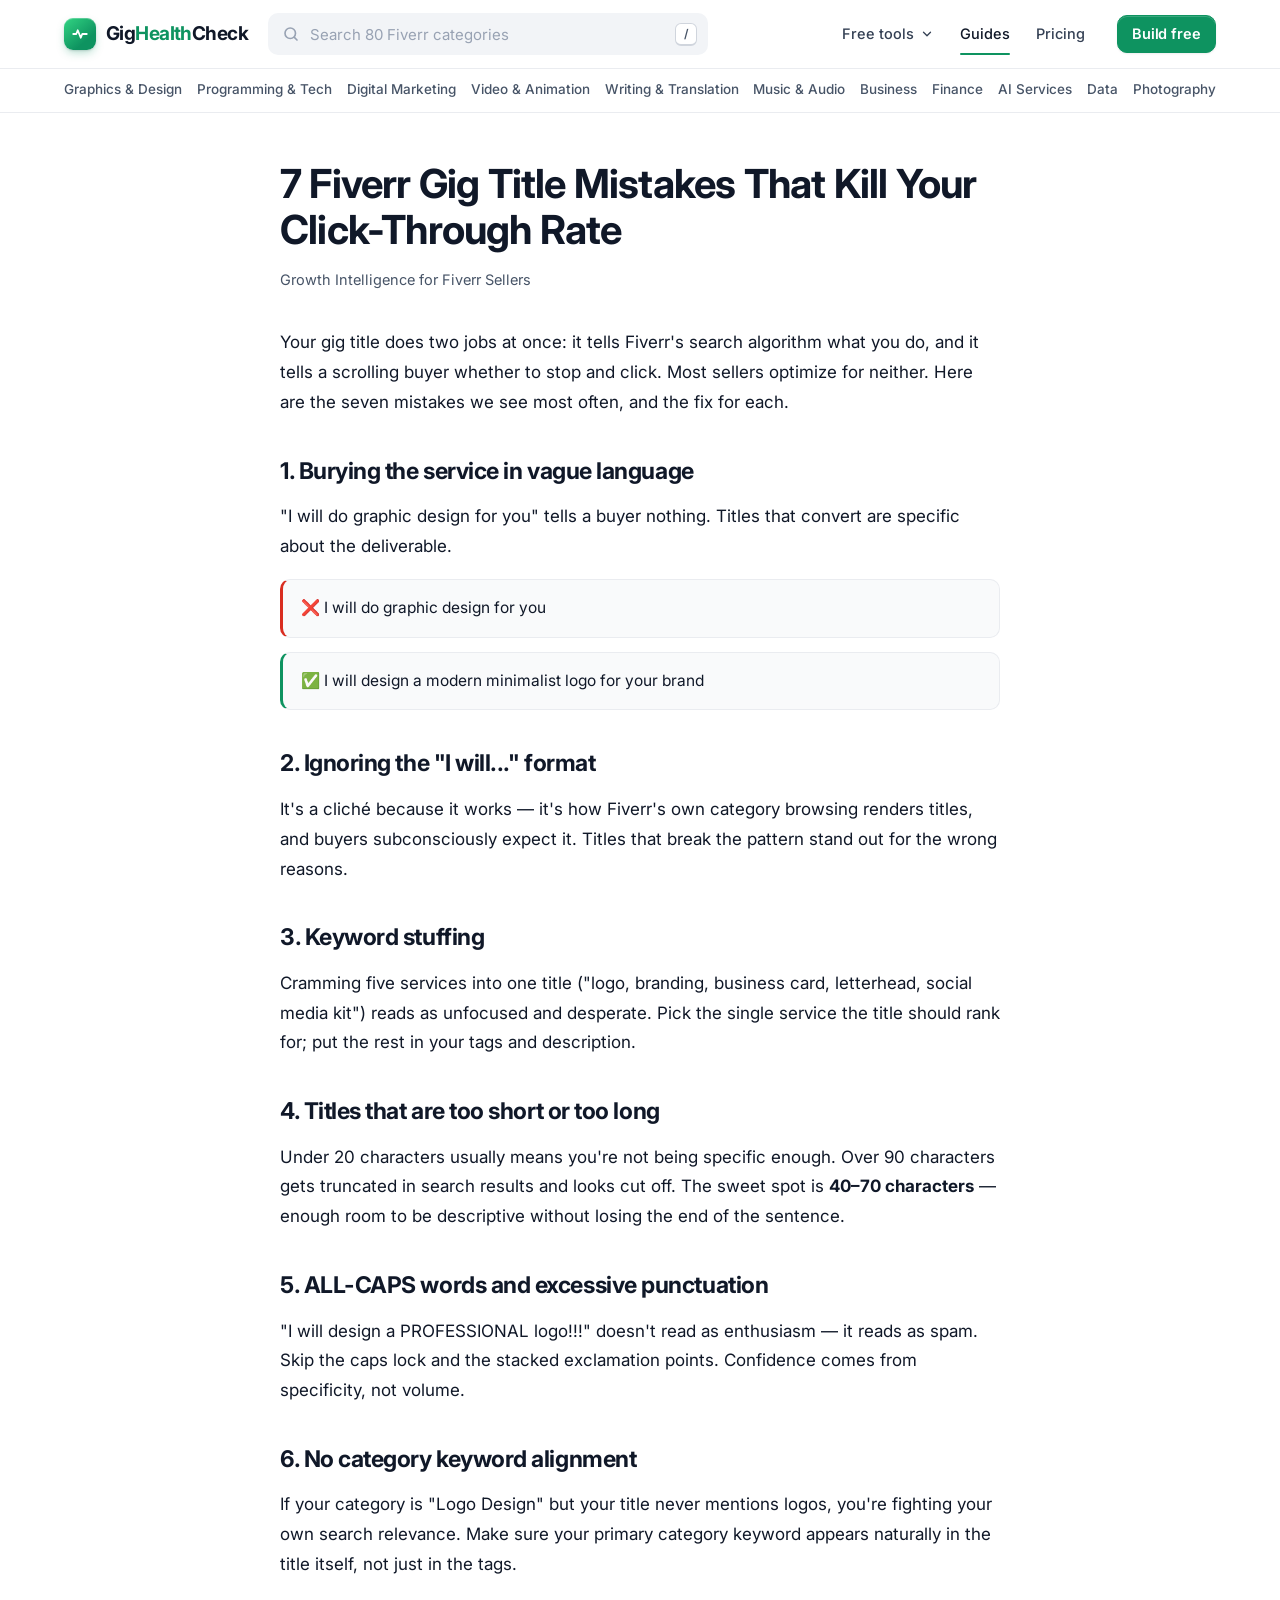
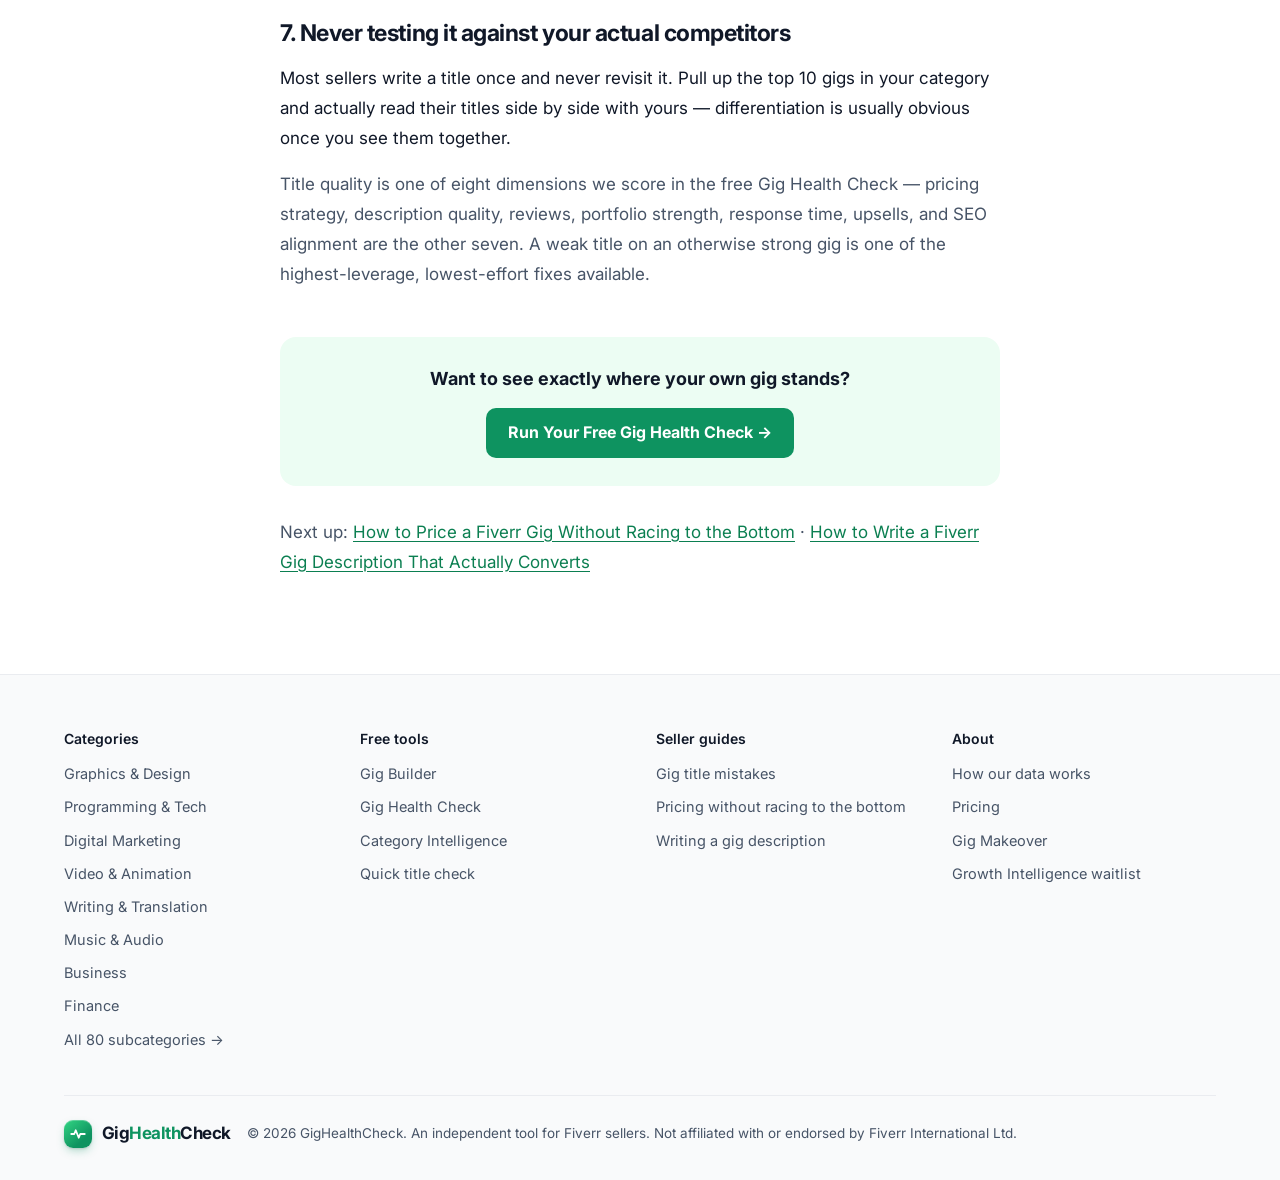
<file: blog/gig-title-mistakes.html>
<!doctype html>
<html lang="en">
<head>
<meta charset="utf-8">
<meta name="viewport" content="width=device-width, initial-scale=1">
<meta name="theme-color" content="#ffffff">
<link rel="icon" href="../assets/favicon.svg" type="image/svg+xml">
<title>7 Fiverr Gig Title Mistakes That Kill Your Click-Through Rate</title>
<meta name="description" content="Your gig title is the single highest-leverage piece of copy on Fiverr. Here are the 7 mistakes that quietly kill your click-through rate, and how to fix each one.">
<link rel="preconnect" href="https://fonts.googleapis.com">
<link rel="preconnect" href="https://fonts.gstatic.com" crossorigin>
<link rel="stylesheet" href="https://fonts.googleapis.com/css2?family=Inter:wght@400;500;600;700&display=swap">
<link rel="stylesheet" href="../assets/site.css">
<script>document.documentElement.classList.add('js')</script>
<script src="../assets/motion.js" defer></script>
<style>
  article.wrap{max-width:760px;margin:0 auto;padding:48px 20px 80px}
  article h1{font-size:clamp(30px,4vw,40px);line-height:1.15;letter-spacing:-.02em;margin:0 0 12px}
  .meta{color:var(--muted);font-size:14.5px;margin-bottom:36px}
  article h2{font-size:23px;margin:40px 0 10px}
  article p{line-height:1.75;font-size:17px;color:var(--text)}
  article ul,article ol{line-height:1.75;font-size:17px;padding-left:22px}
  article li{margin-bottom:6px}
  article table{width:100%;border-collapse:collapse;margin:16px 0;font-size:15px}
  article th,article td{text-align:left;padding:10px 12px;border:1px solid var(--border)}
  article th{background:var(--bg-soft);color:var(--muted);font-weight:700}
  .muted{color:var(--muted)}
  .example{background:var(--bg-soft);border:1px solid var(--border);border-radius:var(--radius);padding:16px 18px;margin:14px 0;font-size:15.5px}
  .bad{border-left:3px solid var(--bad)}
  .good{border-left:3px solid var(--accent)}
  .cta-box{margin-top:48px;background:var(--accent-soft);border-radius:var(--radius-lg);padding:28px 24px;text-align:center;font-size:18px;font-weight:700}
  .cta-box a{display:inline-block;margin-top:14px;background:var(--accent);color:#fff;padding:12px 22px;border-radius:var(--radius);font-size:16px;font-weight:700;text-decoration:none;transition:background .2s}
  .cta-box a:hover{background:var(--accent-2)}
</style>
</head>
<body>
<a class="skip-link" href="#main">Skip to content</a>
<header class="site-header">
  <div class="header-inner">
    <a href="../index.html" class="brand" aria-label="GigHealthCheck home">
      <span class="brand-mark" aria-hidden="true"><svg viewBox="0 0 24 24"><path d="M3 12h4l2-5 4 10 2-5h6"/></svg></span>
      <span class="brand-word">Gig<span>Health</span>Check</span>
    </a>
    <form class="hdr-search" action="../categories.html" role="search">
      <svg class="hs-icon" viewBox="0 0 24 24" aria-hidden="true"><circle cx="11" cy="11" r="7"/><path d="m20 20-3.5-3.5"/></svg>
      <input name="q" type="search" placeholder="Search 80 Fiverr categories" aria-label="Search categories" autocomplete="off" spellcheck="false">
      <kbd aria-hidden="true" title="Press / to search">/</kbd>
      <button type="submit" class="sr">Search</button>
    </form>
    <nav class="site-nav" aria-label="Main">
      <span class="nav-glide" aria-hidden="true"></span>
      <div class="nav-item has-menu">
        <button type="button" class="nav-link" aria-expanded="false" aria-controls="menu-tools">Free tools <svg class="chev" viewBox="0 0 24 24" aria-hidden="true"><path d="m6 9 6 6 6-6"/></svg></button>
        <div class="mega" id="menu-tools">
          <a class="mega-item" href="../builder.html"><span class="mi-icon"><svg viewBox="0 0 24 24" aria-hidden="true"><path d="M12 3v4M12 17v4M3 12h4M17 12h4M5.6 5.6l2.8 2.8M15.6 15.6l2.8 2.8M5.6 18.4l2.8-2.8M15.6 8.4l2.8-2.8"/></svg></span><span><b>Gig Builder <em>Start here</em></b><small>Titles, tags, description and 3 packages, ready to paste</small></span></a>
          <a class="mega-item" href="../tool.html"><span class="mi-icon"><svg viewBox="0 0 24 24" aria-hidden="true"><path d="M3 12h4l2-5 4 10 2-5h6"/></svg></span><span><b>Gig Health Check</b><small>Score your gig and compare it with strong gigs in your category</small></span></a>
          <a class="mega-item" href="../categories.html"><span class="mi-icon"><svg viewBox="0 0 24 24" aria-hidden="true"><circle cx="11" cy="11" r="7"/><path d="m20 20-3.5-3.5"/></svg></span><span><b>Category Intelligence</b><small>Keywords, tags and starting prices for 80 subcategories</small></span></a>
          <div class="mega-foot"><span>Free · No signup · No Fiverr login</span><a href="../index.html#finder">Quick title check →</a></div>
        </div>
      </div>
      <a class="nav-link is-current" aria-current="true" href="../index.html#guides">Guides</a>
      <a class="nav-link" href="../index.html#pricing">Pricing</a>
    </nav>
    <div class="header-actions">
      <a class="btn header-cta" href="../builder.html">Build free</a>
      <button type="button" class="menu-toggle" aria-expanded="false" aria-controls="mobile-menu" aria-label="Open menu"><span></span><span></span></button>
    </div>
  </div>
  <nav class="cat-strip" aria-label="Categories"><div class="cat-strip-inner"><a href="../categories.html?group=Graphics%20%26%20Design" data-group="Graphics &amp; Design">Graphics &amp; Design</a><a href="../categories.html?group=Programming%20%26%20Tech" data-group="Programming &amp; Tech">Programming &amp; Tech</a><a href="../categories.html?group=Digital%20Marketing" data-group="Digital Marketing">Digital Marketing</a><a href="../categories.html?group=Video%20%26%20Animation" data-group="Video &amp; Animation">Video &amp; Animation</a><a href="../categories.html?group=Writing%20%26%20Translation" data-group="Writing &amp; Translation">Writing &amp; Translation</a><a href="../categories.html?group=Music%20%26%20Audio" data-group="Music &amp; Audio">Music &amp; Audio</a><a href="../categories.html?group=Business" data-group="Business">Business</a><a href="../categories.html?group=Finance" data-group="Finance">Finance</a><a href="../categories.html?group=AI%20Services" data-group="AI Services">AI Services</a><a href="../categories.html?group=Data" data-group="Data">Data</a><a href="../categories.html?group=Photography" data-group="Photography">Photography</a></div></nav>
  <div class="scroll-progress" aria-hidden="true"><i></i></div>
</header>
<div class="mobile-menu" id="mobile-menu">
  <div class="mm-inner">
    <form class="mm-search" action="../categories.html" role="search">
      <svg class="hs-icon" viewBox="0 0 24 24" aria-hidden="true"><circle cx="11" cy="11" r="7"/><path d="m20 20-3.5-3.5"/></svg>
      <input name="q" type="search" placeholder="Search 80 Fiverr categories" aria-label="Search categories" autocomplete="off">
      <button type="submit" class="sr">Search</button>
    </form>
    <p class="mm-label">Free tools</p>
    <a class="mm-tool" href="../builder.html"><span class="mi-icon"><svg viewBox="0 0 24 24" aria-hidden="true"><path d="M12 3v4M12 17v4M3 12h4M17 12h4M5.6 5.6l2.8 2.8M15.6 15.6l2.8 2.8M5.6 18.4l2.8-2.8M15.6 8.4l2.8-2.8"/></svg></span><span><b>Gig Builder</b><small>Titles, tags, description and 3 packages, ready to paste</small></span></a>
    <a class="mm-tool" href="../tool.html"><span class="mi-icon"><svg viewBox="0 0 24 24" aria-hidden="true"><path d="M3 12h4l2-5 4 10 2-5h6"/></svg></span><span><b>Gig Health Check</b><small>Score your gig and compare it with strong gigs in your category</small></span></a>
    <a class="mm-tool" href="../categories.html"><span class="mi-icon"><svg viewBox="0 0 24 24" aria-hidden="true"><circle cx="11" cy="11" r="7"/><path d="m20 20-3.5-3.5"/></svg></span><span><b>Category Intelligence</b><small>Keywords, tags and starting prices for 80 subcategories</small></span></a>
    <p class="mm-label">More</p>
    <a class="mm-link" href="../index.html#guides">Seller guides</a>
    <a class="mm-link" href="../index.html#pricing">Pricing</a>
    <a class="mm-link" href="../index.html#makeover">Gig Makeover</a>
    <a class="mm-link" href="../data.html">How our data works</a>
    <a class="btn mm-cta" href="../builder.html">Build my gig free →</a>
    <p class="mm-note">Free · No signup · No Fiverr login</p>
  </div>
</div>

<article class="wrap" id="main">
  <h1>7 Fiverr Gig Title Mistakes That Kill Your Click-Through Rate</h1>
  <p class="meta">Growth Intelligence for Fiverr Sellers</p>

  <p>Your gig title does two jobs at once: it tells Fiverr's search algorithm what you do, and it tells a scrolling buyer whether to stop and click. Most sellers optimize for neither. Here are the seven mistakes we see most often, and the fix for each.</p>

  <h2>1. Burying the service in vague language</h2>
  <p>"I will do graphic design for you" tells a buyer nothing. Titles that convert are specific about the deliverable.</p>
  <div class="example bad">❌ I will do graphic design for you</div>
  <div class="example good">✅ I will design a modern minimalist logo for your brand</div>

  <h2>2. Ignoring the "I will..." format</h2>
  <p>It's a cliché because it works — it's how Fiverr's own category browsing renders titles, and buyers subconsciously expect it. Titles that break the pattern stand out for the wrong reasons.</p>

  <h2>3. Keyword stuffing</h2>
  <p>Cramming five services into one title ("logo, branding, business card, letterhead, social media kit") reads as unfocused and desperate. Pick the single service the title should rank for; put the rest in your tags and description.</p>

  <h2>4. Titles that are too short or too long</h2>
  <p>Under 20 characters usually means you're not being specific enough. Over 90 characters gets truncated in search results and looks cut off. The sweet spot is <strong>40–70 characters</strong> — enough room to be descriptive without losing the end of the sentence.</p>

  <h2>5. ALL-CAPS words and excessive punctuation</h2>
  <p>"I will design a PROFESSIONAL logo!!!" doesn't read as enthusiasm — it reads as spam. Skip the caps lock and the stacked exclamation points. Confidence comes from specificity, not volume.</p>

  <h2>6. No category keyword alignment</h2>
  <p>If your category is "Logo Design" but your title never mentions logos, you're fighting your own search relevance. Make sure your primary category keyword appears naturally in the title itself, not just in the tags.</p>

  <h2>7. Never testing it against your actual competitors</h2>
  <p>Most sellers write a title once and never revisit it. Pull up the top 10 gigs in your category and actually read their titles side by side with yours — differentiation is usually obvious once you see them together.</p>

  <p class="muted">Title quality is one of eight dimensions we score in the free Gig Health Check — pricing strategy, description quality, reviews, portfolio strength, response time, upsells, and SEO alignment are the other seven. A weak title on an otherwise strong gig is one of the highest-leverage, lowest-effort fixes available.</p>

  <div class="cta-box">
    <div>Want to see exactly where your own gig stands?</div>
    <a href="../tool.html">Run Your Free Gig Health Check →</a>
  </div>

  <p class="muted" style="margin-top:32px">Next up: <a href="pricing-without-race-to-bottom.html">How to Price a Fiverr Gig Without Racing to the Bottom</a> · <a href="how-to-write-a-fiverr-gig-description.html">How to Write a Fiverr Gig Description That Actually Converts</a></p>
</article>

<footer class="site-footer">
  <div class="footer-inner">
    <div class="footer-cols">
      <div>
        <h3>Categories</h3>
        <ul>
          <li><a href="../categories.html?group=Graphics%20%26%20Design">Graphics &amp; Design</a></li>
          <li><a href="../categories.html?group=Programming%20%26%20Tech">Programming &amp; Tech</a></li>
          <li><a href="../categories.html?group=Digital%20Marketing">Digital Marketing</a></li>
          <li><a href="../categories.html?group=Video%20%26%20Animation">Video &amp; Animation</a></li>
          <li><a href="../categories.html?group=Writing%20%26%20Translation">Writing &amp; Translation</a></li>
          <li><a href="../categories.html?group=Music%20%26%20Audio">Music &amp; Audio</a></li>
          <li><a href="../categories.html?group=Business">Business</a></li>
          <li><a href="../categories.html?group=Finance">Finance</a></li>
          <li><a href="../categories.html">All 80 subcategories →</a></li>
        </ul>
      </div>
      <div>
        <h3>Free tools</h3>
        <ul>
          <li><a href="../builder.html">Gig Builder</a></li>
          <li><a href="../tool.html">Gig Health Check</a></li>
          <li><a href="../categories.html">Category Intelligence</a></li>
          <li><a href="../index.html#finder">Quick title check</a></li>
        </ul>
      </div>
      <div>
        <h3>Seller guides</h3>
        <ul>
          <li><a href="../blog/gig-title-mistakes.html">Gig title mistakes</a></li>
          <li><a href="../blog/pricing-without-race-to-bottom.html">Pricing without racing to the bottom</a></li>
          <li><a href="../blog/how-to-write-a-fiverr-gig-description.html">Writing a gig description</a></li>
        </ul>
      </div>
      <div>
        <h3>About</h3>
        <ul>
          <li><a href="../data.html">How our data works</a></li>
          <li><a href="../index.html#pricing">Pricing</a></li>
          <li><a href="../index.html#makeover">Gig Makeover</a></li>
          <li><a href="../index.html#capture">Growth Intelligence waitlist</a></li>
        </ul>
      </div>
    </div>
    <div class="footer-bottom">
      <a href="../index.html" class="brand" aria-label="GigHealthCheck home">
      <span class="brand-mark" aria-hidden="true"><svg viewBox="0 0 24 24"><path d="M3 12h4l2-5 4 10 2-5h6"/></svg></span>
      <span class="brand-word">Gig<span>Health</span>Check</span>
      </a>
      <p>© 2026 GigHealthCheck. An independent tool for Fiverr sellers. Not affiliated with or endorsed by Fiverr International Ltd.</p>
    </div>
  </div>
</footer>
<script data-goatcounter="https://gighealthcheck.goatcounter.com/count" async src="//gc.zgo.at/count.js"></script>
</body>
</html>
</file>
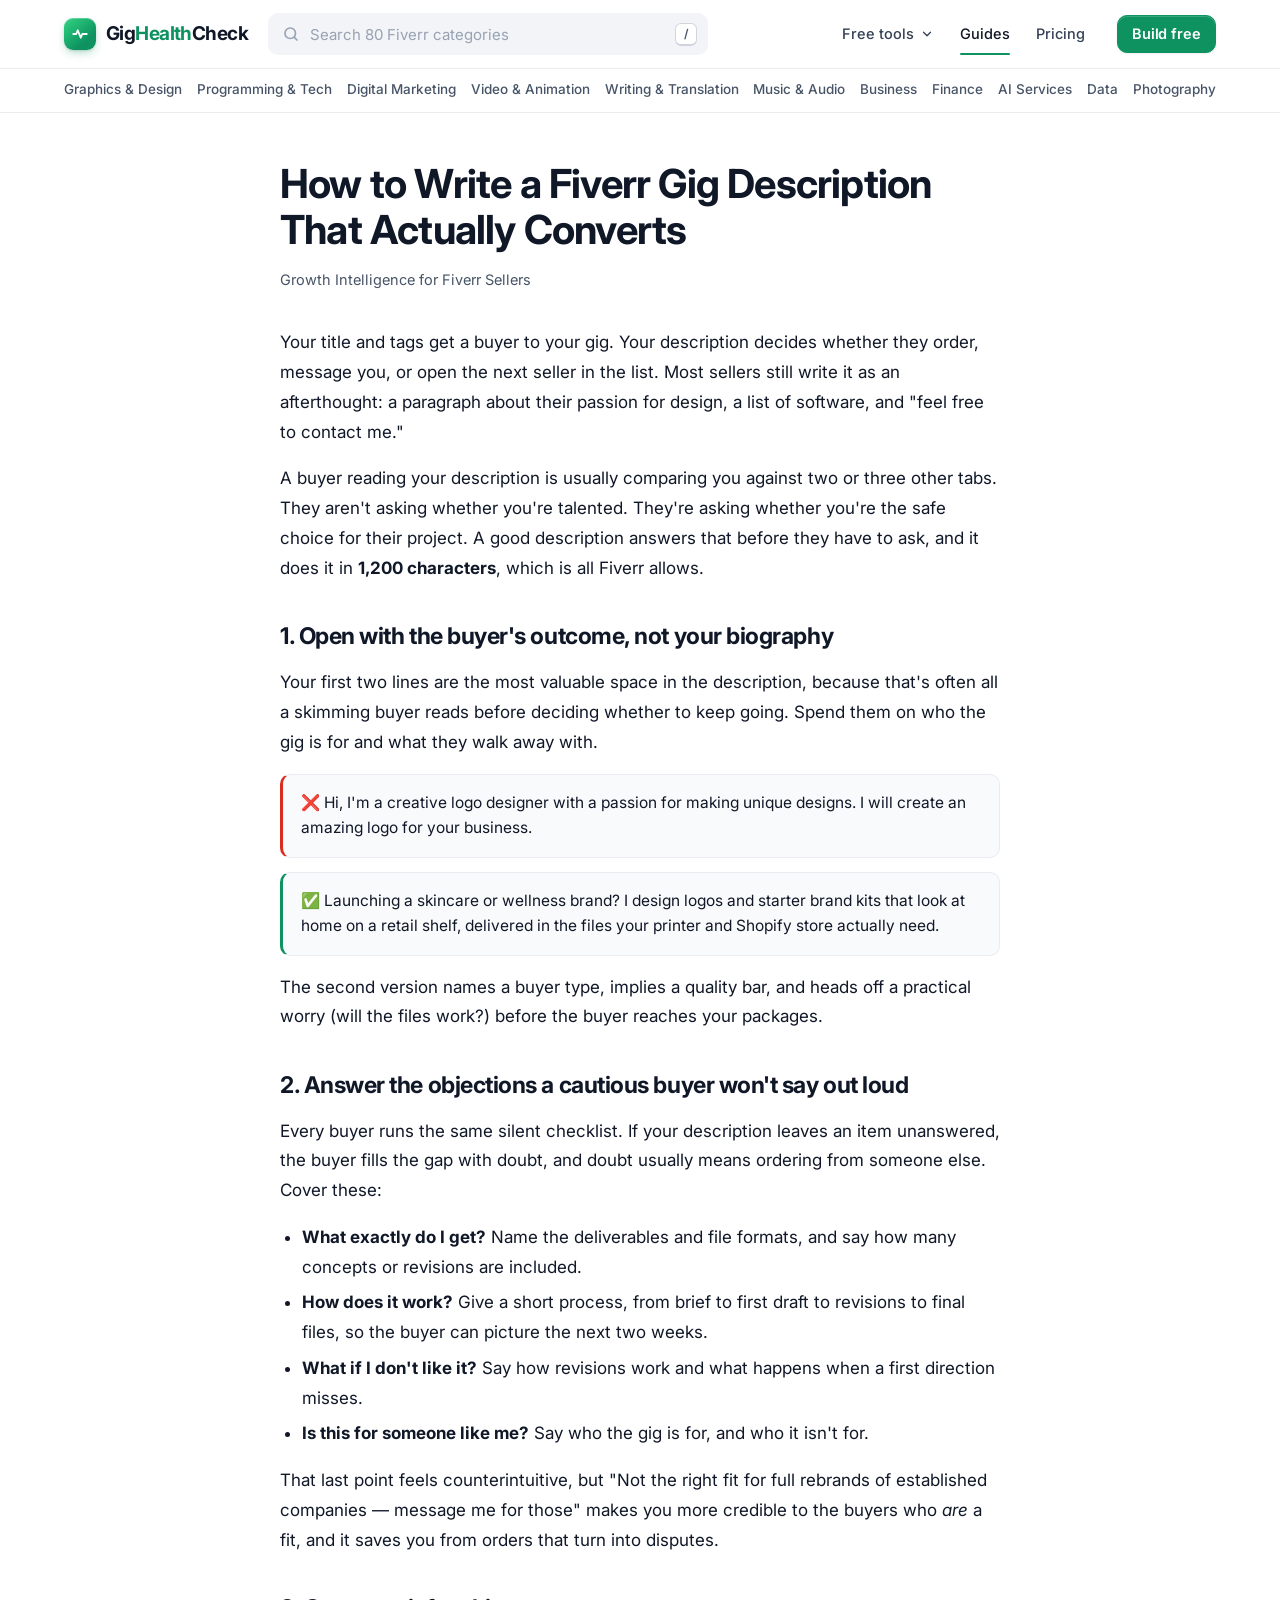
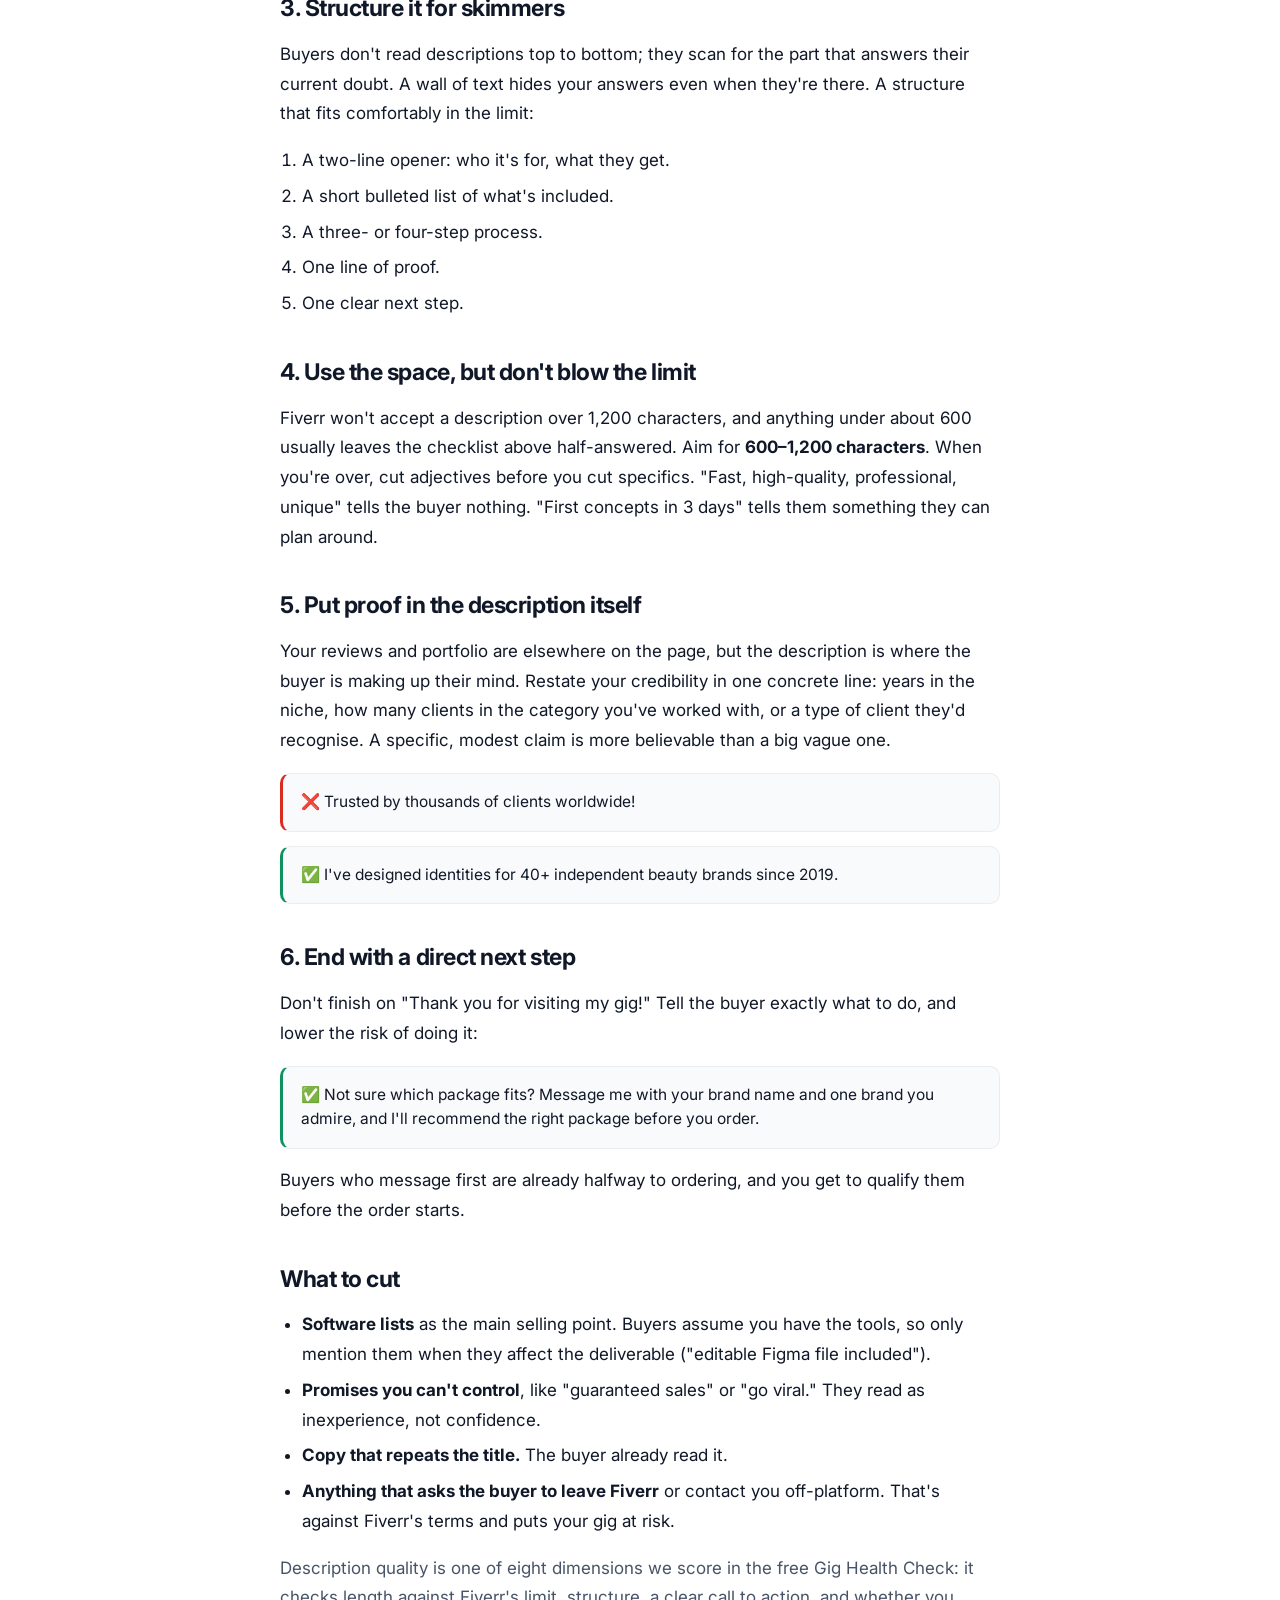
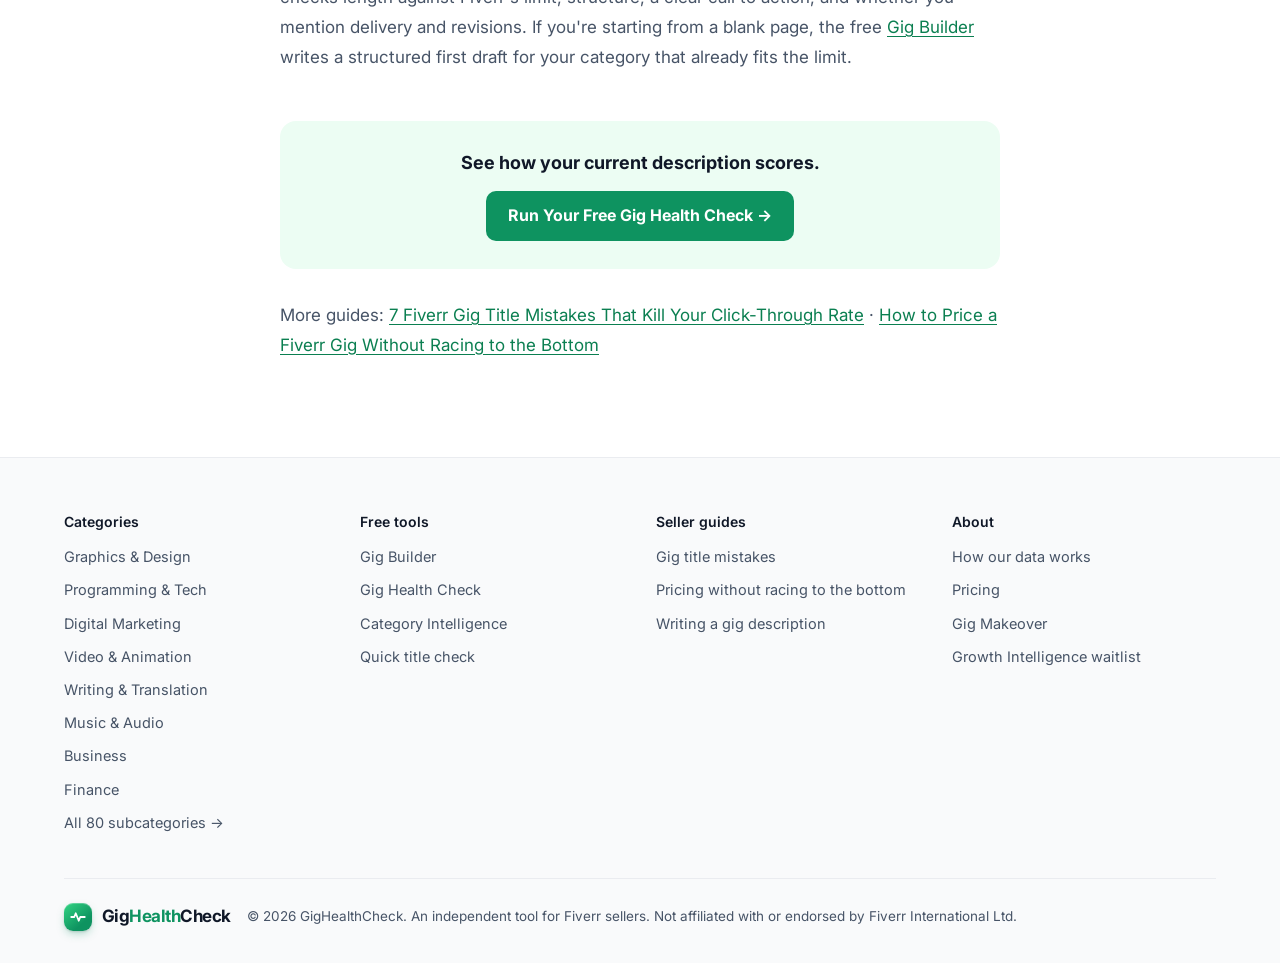
<file: blog/how-to-write-a-fiverr-gig-description.html>
<!doctype html>
<html lang="en">
<head>
<meta charset="utf-8">
<meta name="viewport" content="width=device-width, initial-scale=1">
<meta name="theme-color" content="#ffffff">
<link rel="icon" href="../assets/favicon.svg" type="image/svg+xml">
<title>How to Write a Fiverr Gig Description That Actually Converts</title>
<meta name="description" content="Your title gets the click; your description closes the order. How to open with the buyer's outcome, answer unspoken objections, and fit it all in Fiverr's 1,200-character limit.">
<link rel="preconnect" href="https://fonts.googleapis.com">
<link rel="preconnect" href="https://fonts.gstatic.com" crossorigin>
<link rel="stylesheet" href="https://fonts.googleapis.com/css2?family=Inter:wght@400;500;600;700&display=swap">
<link rel="stylesheet" href="../assets/site.css">
<script>document.documentElement.classList.add('js')</script>
<script src="../assets/motion.js" defer></script>
<style>
  article.wrap{max-width:760px;margin:0 auto;padding:48px 20px 80px}
  article h1{font-size:clamp(30px,4vw,40px);line-height:1.15;letter-spacing:-.02em;margin:0 0 12px}
  .meta{color:var(--muted);font-size:14.5px;margin-bottom:36px}
  article h2{font-size:23px;margin:40px 0 10px}
  article p{line-height:1.75;font-size:17px;color:var(--text)}
  article ul,article ol{line-height:1.75;font-size:17px;padding-left:22px}
  article li{margin-bottom:6px}
  article table{width:100%;border-collapse:collapse;margin:16px 0;font-size:15px}
  article th,article td{text-align:left;padding:10px 12px;border:1px solid var(--border)}
  article th{background:var(--bg-soft);color:var(--muted);font-weight:700}
  .muted{color:var(--muted)}
  .example{background:var(--bg-soft);border:1px solid var(--border);border-radius:var(--radius);padding:16px 18px;margin:14px 0;font-size:15.5px}
  .bad{border-left:3px solid var(--bad)}
  .good{border-left:3px solid var(--accent)}
  .cta-box{margin-top:48px;background:var(--accent-soft);border-radius:var(--radius-lg);padding:28px 24px;text-align:center;font-size:18px;font-weight:700}
  .cta-box a{display:inline-block;margin-top:14px;background:var(--accent);color:#fff;padding:12px 22px;border-radius:var(--radius);font-size:16px;font-weight:700;text-decoration:none;transition:background .2s}
  .cta-box a:hover{background:var(--accent-2)}
</style>
</head>
<body>
<a class="skip-link" href="#main">Skip to content</a>
<header class="site-header">
  <div class="header-inner">
    <a href="../index.html" class="brand" aria-label="GigHealthCheck home">
      <span class="brand-mark" aria-hidden="true"><svg viewBox="0 0 24 24"><path d="M3 12h4l2-5 4 10 2-5h6"/></svg></span>
      <span class="brand-word">Gig<span>Health</span>Check</span>
    </a>
    <form class="hdr-search" action="../categories.html" role="search">
      <svg class="hs-icon" viewBox="0 0 24 24" aria-hidden="true"><circle cx="11" cy="11" r="7"/><path d="m20 20-3.5-3.5"/></svg>
      <input name="q" type="search" placeholder="Search 80 Fiverr categories" aria-label="Search categories" autocomplete="off" spellcheck="false">
      <kbd aria-hidden="true" title="Press / to search">/</kbd>
      <button type="submit" class="sr">Search</button>
    </form>
    <nav class="site-nav" aria-label="Main">
      <span class="nav-glide" aria-hidden="true"></span>
      <div class="nav-item has-menu">
        <button type="button" class="nav-link" aria-expanded="false" aria-controls="menu-tools">Free tools <svg class="chev" viewBox="0 0 24 24" aria-hidden="true"><path d="m6 9 6 6 6-6"/></svg></button>
        <div class="mega" id="menu-tools">
          <a class="mega-item" href="../builder.html"><span class="mi-icon"><svg viewBox="0 0 24 24" aria-hidden="true"><path d="M12 3v4M12 17v4M3 12h4M17 12h4M5.6 5.6l2.8 2.8M15.6 15.6l2.8 2.8M5.6 18.4l2.8-2.8M15.6 8.4l2.8-2.8"/></svg></span><span><b>Gig Builder <em>Start here</em></b><small>Titles, tags, description and 3 packages, ready to paste</small></span></a>
          <a class="mega-item" href="../tool.html"><span class="mi-icon"><svg viewBox="0 0 24 24" aria-hidden="true"><path d="M3 12h4l2-5 4 10 2-5h6"/></svg></span><span><b>Gig Health Check</b><small>Score your gig and compare it with strong gigs in your category</small></span></a>
          <a class="mega-item" href="../categories.html"><span class="mi-icon"><svg viewBox="0 0 24 24" aria-hidden="true"><circle cx="11" cy="11" r="7"/><path d="m20 20-3.5-3.5"/></svg></span><span><b>Category Intelligence</b><small>Keywords, tags and starting prices for 80 subcategories</small></span></a>
          <div class="mega-foot"><span>Free · No signup · No Fiverr login</span><a href="../index.html#finder">Quick title check →</a></div>
        </div>
      </div>
      <a class="nav-link is-current" aria-current="true" href="../index.html#guides">Guides</a>
      <a class="nav-link" href="../index.html#pricing">Pricing</a>
    </nav>
    <div class="header-actions">
      <a class="btn header-cta" href="../builder.html">Build free</a>
      <button type="button" class="menu-toggle" aria-expanded="false" aria-controls="mobile-menu" aria-label="Open menu"><span></span><span></span></button>
    </div>
  </div>
  <nav class="cat-strip" aria-label="Categories"><div class="cat-strip-inner"><a href="../categories.html?group=Graphics%20%26%20Design" data-group="Graphics &amp; Design">Graphics &amp; Design</a><a href="../categories.html?group=Programming%20%26%20Tech" data-group="Programming &amp; Tech">Programming &amp; Tech</a><a href="../categories.html?group=Digital%20Marketing" data-group="Digital Marketing">Digital Marketing</a><a href="../categories.html?group=Video%20%26%20Animation" data-group="Video &amp; Animation">Video &amp; Animation</a><a href="../categories.html?group=Writing%20%26%20Translation" data-group="Writing &amp; Translation">Writing &amp; Translation</a><a href="../categories.html?group=Music%20%26%20Audio" data-group="Music &amp; Audio">Music &amp; Audio</a><a href="../categories.html?group=Business" data-group="Business">Business</a><a href="../categories.html?group=Finance" data-group="Finance">Finance</a><a href="../categories.html?group=AI%20Services" data-group="AI Services">AI Services</a><a href="../categories.html?group=Data" data-group="Data">Data</a><a href="../categories.html?group=Photography" data-group="Photography">Photography</a></div></nav>
  <div class="scroll-progress" aria-hidden="true"><i></i></div>
</header>
<div class="mobile-menu" id="mobile-menu">
  <div class="mm-inner">
    <form class="mm-search" action="../categories.html" role="search">
      <svg class="hs-icon" viewBox="0 0 24 24" aria-hidden="true"><circle cx="11" cy="11" r="7"/><path d="m20 20-3.5-3.5"/></svg>
      <input name="q" type="search" placeholder="Search 80 Fiverr categories" aria-label="Search categories" autocomplete="off">
      <button type="submit" class="sr">Search</button>
    </form>
    <p class="mm-label">Free tools</p>
    <a class="mm-tool" href="../builder.html"><span class="mi-icon"><svg viewBox="0 0 24 24" aria-hidden="true"><path d="M12 3v4M12 17v4M3 12h4M17 12h4M5.6 5.6l2.8 2.8M15.6 15.6l2.8 2.8M5.6 18.4l2.8-2.8M15.6 8.4l2.8-2.8"/></svg></span><span><b>Gig Builder</b><small>Titles, tags, description and 3 packages, ready to paste</small></span></a>
    <a class="mm-tool" href="../tool.html"><span class="mi-icon"><svg viewBox="0 0 24 24" aria-hidden="true"><path d="M3 12h4l2-5 4 10 2-5h6"/></svg></span><span><b>Gig Health Check</b><small>Score your gig and compare it with strong gigs in your category</small></span></a>
    <a class="mm-tool" href="../categories.html"><span class="mi-icon"><svg viewBox="0 0 24 24" aria-hidden="true"><circle cx="11" cy="11" r="7"/><path d="m20 20-3.5-3.5"/></svg></span><span><b>Category Intelligence</b><small>Keywords, tags and starting prices for 80 subcategories</small></span></a>
    <p class="mm-label">More</p>
    <a class="mm-link" href="../index.html#guides">Seller guides</a>
    <a class="mm-link" href="../index.html#pricing">Pricing</a>
    <a class="mm-link" href="../index.html#makeover">Gig Makeover</a>
    <a class="mm-link" href="../data.html">How our data works</a>
    <a class="btn mm-cta" href="../builder.html">Build my gig free →</a>
    <p class="mm-note">Free · No signup · No Fiverr login</p>
  </div>
</div>

<article class="wrap" id="main">
  <h1>How to Write a Fiverr Gig Description That Actually Converts</h1>
  <p class="meta">Growth Intelligence for Fiverr Sellers</p>

  <p>Your title and tags get a buyer to your gig. Your description decides whether they order, message you, or open the next seller in the list. Most sellers still write it as an afterthought: a paragraph about their passion for design, a list of software, and "feel free to contact me."</p>

  <p>A buyer reading your description is usually comparing you against two or three other tabs. They aren't asking whether you're talented. They're asking whether you're the safe choice for their project. A good description answers that before they have to ask, and it does it in <strong>1,200 characters</strong>, which is all Fiverr allows.</p>

  <h2>1. Open with the buyer's outcome, not your biography</h2>
  <p>Your first two lines are the most valuable space in the description, because that's often all a skimming buyer reads before deciding whether to keep going. Spend them on who the gig is for and what they walk away with.</p>
  <div class="example bad">❌ Hi, I'm a creative logo designer with a passion for making unique designs. I will create an amazing logo for your business.</div>
  <div class="example good">✅ Launching a skincare or wellness brand? I design logos and starter brand kits that look at home on a retail shelf, delivered in the files your printer and Shopify store actually need.</div>
  <p>The second version names a buyer type, implies a quality bar, and heads off a practical worry (will the files work?) before the buyer reaches your packages.</p>

  <h2>2. Answer the objections a cautious buyer won't say out loud</h2>
  <p>Every buyer runs the same silent checklist. If your description leaves an item unanswered, the buyer fills the gap with doubt, and doubt usually means ordering from someone else. Cover these:</p>
  <ul>
    <li><strong>What exactly do I get?</strong> Name the deliverables and file formats, and say how many concepts or revisions are included.</li>
    <li><strong>How does it work?</strong> Give a short process, from brief to first draft to revisions to final files, so the buyer can picture the next two weeks.</li>
    <li><strong>What if I don't like it?</strong> Say how revisions work and what happens when a first direction misses.</li>
    <li><strong>Is this for someone like me?</strong> Say who the gig is for, and who it isn't for.</li>
  </ul>
  <p>That last point feels counterintuitive, but "Not the right fit for full rebrands of established companies — message me for those" makes you more credible to the buyers who <em>are</em> a fit, and it saves you from orders that turn into disputes.</p>

  <h2>3. Structure it for skimmers</h2>
  <p>Buyers don't read descriptions top to bottom; they scan for the part that answers their current doubt. A wall of text hides your answers even when they're there. A structure that fits comfortably in the limit:</p>
  <ol>
    <li>A two-line opener: who it's for, what they get.</li>
    <li>A short bulleted list of what's included.</li>
    <li>A three- or four-step process.</li>
    <li>One line of proof.</li>
    <li>One clear next step.</li>
  </ol>

  <h2>4. Use the space, but don't blow the limit</h2>
  <p>Fiverr won't accept a description over 1,200 characters, and anything under about 600 usually leaves the checklist above half-answered. Aim for <strong>600–1,200 characters</strong>. When you're over, cut adjectives before you cut specifics. "Fast, high-quality, professional, unique" tells the buyer nothing. "First concepts in 3 days" tells them something they can plan around.</p>

  <h2>5. Put proof in the description itself</h2>
  <p>Your reviews and portfolio are elsewhere on the page, but the description is where the buyer is making up their mind. Restate your credibility in one concrete line: years in the niche, how many clients in the category you've worked with, or a type of client they'd recognise. A specific, modest claim is more believable than a big vague one.</p>
  <div class="example bad">❌ Trusted by thousands of clients worldwide!</div>
  <div class="example good">✅ I've designed identities for 40+ independent beauty brands since 2019.</div>

  <h2>6. End with a direct next step</h2>
  <p>Don't finish on "Thank you for visiting my gig!" Tell the buyer exactly what to do, and lower the risk of doing it:</p>
  <div class="example good">✅ Not sure which package fits? Message me with your brand name and one brand you admire, and I'll recommend the right package before you order.</div>
  <p>Buyers who message first are already halfway to ordering, and you get to qualify them before the order starts.</p>

  <h2>What to cut</h2>
  <ul>
    <li><strong>Software lists</strong> as the main selling point. Buyers assume you have the tools, so only mention them when they affect the deliverable ("editable Figma file included").</li>
    <li><strong>Promises you can't control</strong>, like "guaranteed sales" or "go viral." They read as inexperience, not confidence.</li>
    <li><strong>Copy that repeats the title.</strong> The buyer already read it.</li>
    <li><strong>Anything that asks the buyer to leave Fiverr</strong> or contact you off-platform. That's against Fiverr's terms and puts your gig at risk.</li>
  </ul>

  <p class="muted">Description quality is one of eight dimensions we score in the free Gig Health Check: it checks length against Fiverr's limit, structure, a clear call to action, and whether you mention delivery and revisions. If you're starting from a blank page, the free <a href="../builder.html">Gig Builder</a> writes a structured first draft for your category that already fits the limit.</p>

  <div class="cta-box">
    <div>See how your current description scores.</div>
    <a href="../tool.html">Run Your Free Gig Health Check →</a>
  </div>

  <p class="muted" style="margin-top:32px">More guides: <a href="gig-title-mistakes.html">7 Fiverr Gig Title Mistakes That Kill Your Click-Through Rate</a> · <a href="pricing-without-race-to-bottom.html">How to Price a Fiverr Gig Without Racing to the Bottom</a></p>
</article>

<footer class="site-footer">
  <div class="footer-inner">
    <div class="footer-cols">
      <div>
        <h3>Categories</h3>
        <ul>
          <li><a href="../categories.html?group=Graphics%20%26%20Design">Graphics &amp; Design</a></li>
          <li><a href="../categories.html?group=Programming%20%26%20Tech">Programming &amp; Tech</a></li>
          <li><a href="../categories.html?group=Digital%20Marketing">Digital Marketing</a></li>
          <li><a href="../categories.html?group=Video%20%26%20Animation">Video &amp; Animation</a></li>
          <li><a href="../categories.html?group=Writing%20%26%20Translation">Writing &amp; Translation</a></li>
          <li><a href="../categories.html?group=Music%20%26%20Audio">Music &amp; Audio</a></li>
          <li><a href="../categories.html?group=Business">Business</a></li>
          <li><a href="../categories.html?group=Finance">Finance</a></li>
          <li><a href="../categories.html">All 80 subcategories →</a></li>
        </ul>
      </div>
      <div>
        <h3>Free tools</h3>
        <ul>
          <li><a href="../builder.html">Gig Builder</a></li>
          <li><a href="../tool.html">Gig Health Check</a></li>
          <li><a href="../categories.html">Category Intelligence</a></li>
          <li><a href="../index.html#finder">Quick title check</a></li>
        </ul>
      </div>
      <div>
        <h3>Seller guides</h3>
        <ul>
          <li><a href="../blog/gig-title-mistakes.html">Gig title mistakes</a></li>
          <li><a href="../blog/pricing-without-race-to-bottom.html">Pricing without racing to the bottom</a></li>
          <li><a href="../blog/how-to-write-a-fiverr-gig-description.html">Writing a gig description</a></li>
        </ul>
      </div>
      <div>
        <h3>About</h3>
        <ul>
          <li><a href="../data.html">How our data works</a></li>
          <li><a href="../index.html#pricing">Pricing</a></li>
          <li><a href="../index.html#makeover">Gig Makeover</a></li>
          <li><a href="../index.html#capture">Growth Intelligence waitlist</a></li>
        </ul>
      </div>
    </div>
    <div class="footer-bottom">
      <a href="../index.html" class="brand" aria-label="GigHealthCheck home">
      <span class="brand-mark" aria-hidden="true"><svg viewBox="0 0 24 24"><path d="M3 12h4l2-5 4 10 2-5h6"/></svg></span>
      <span class="brand-word">Gig<span>Health</span>Check</span>
      </a>
      <p>© 2026 GigHealthCheck. An independent tool for Fiverr sellers. Not affiliated with or endorsed by Fiverr International Ltd.</p>
    </div>
  </div>
</footer>
<script data-goatcounter="https://gighealthcheck.goatcounter.com/count" async src="//gc.zgo.at/count.js"></script>
</body>
</html>
</file>
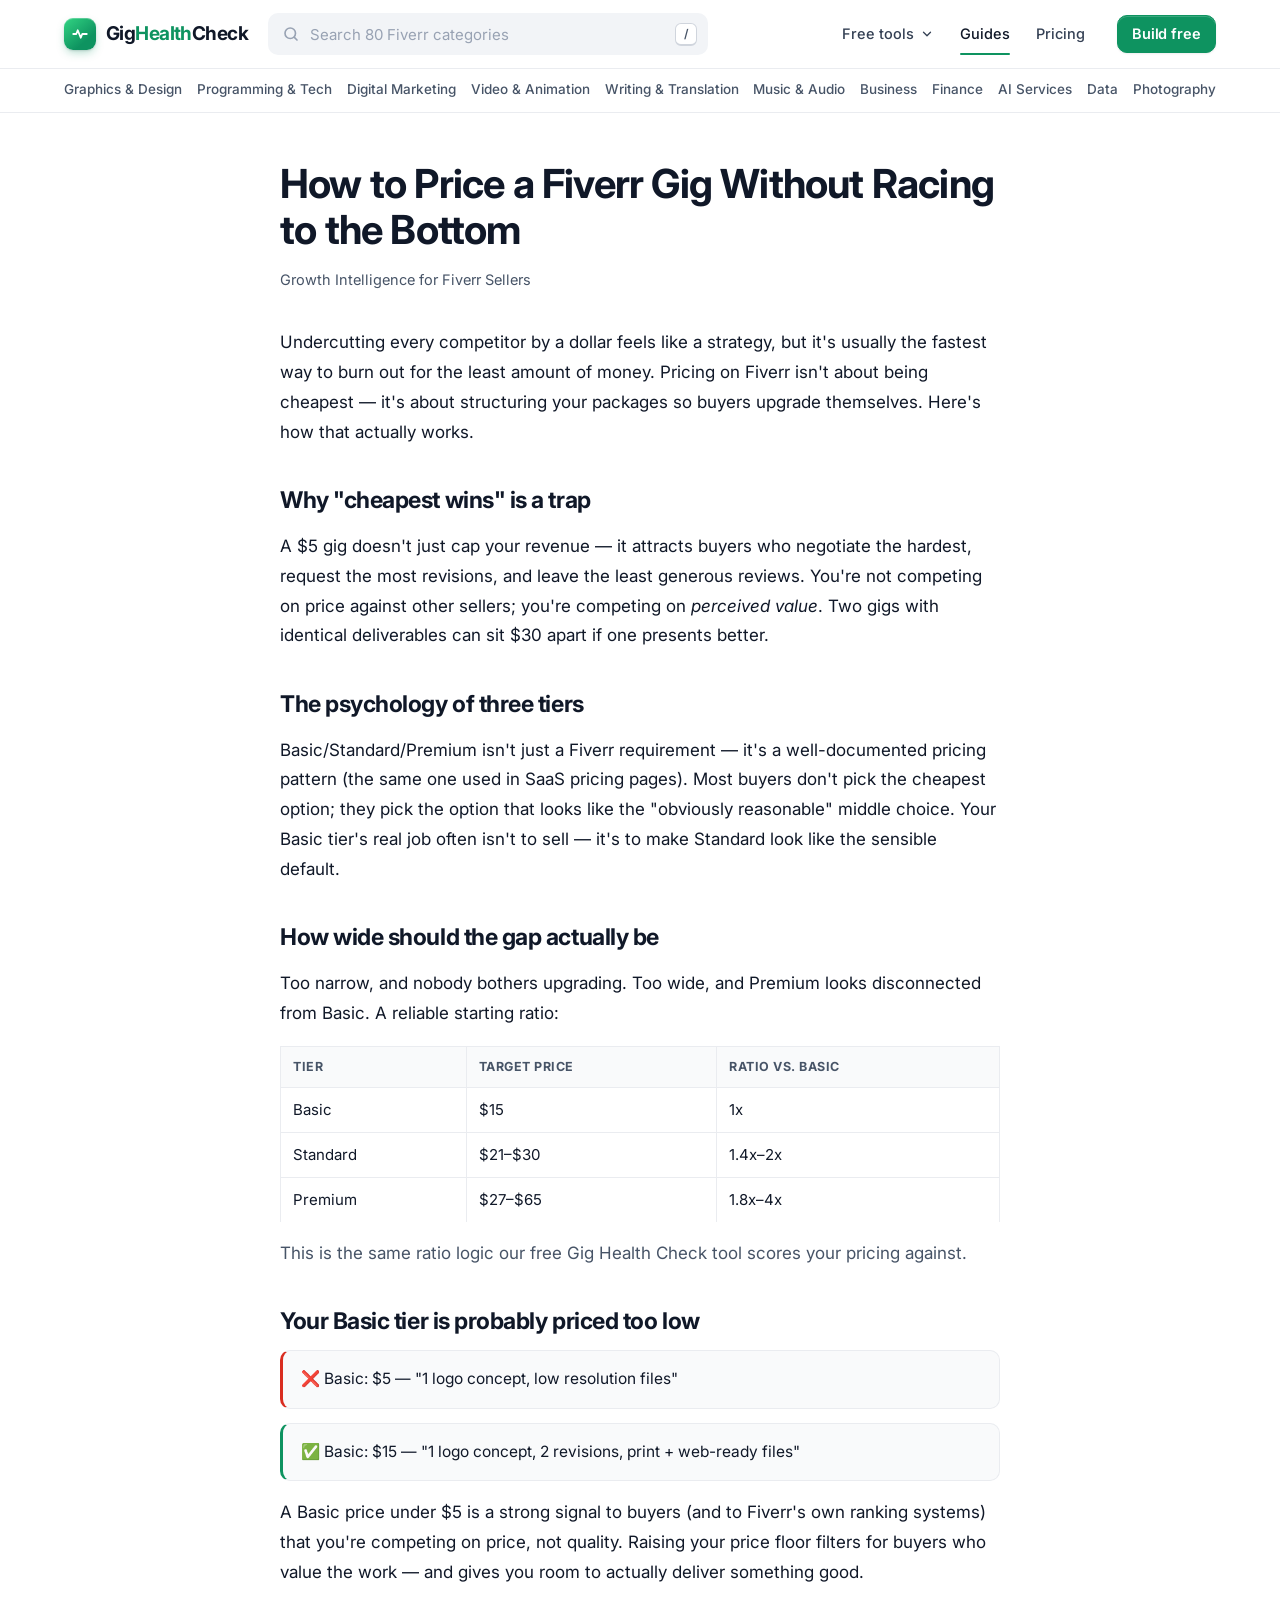
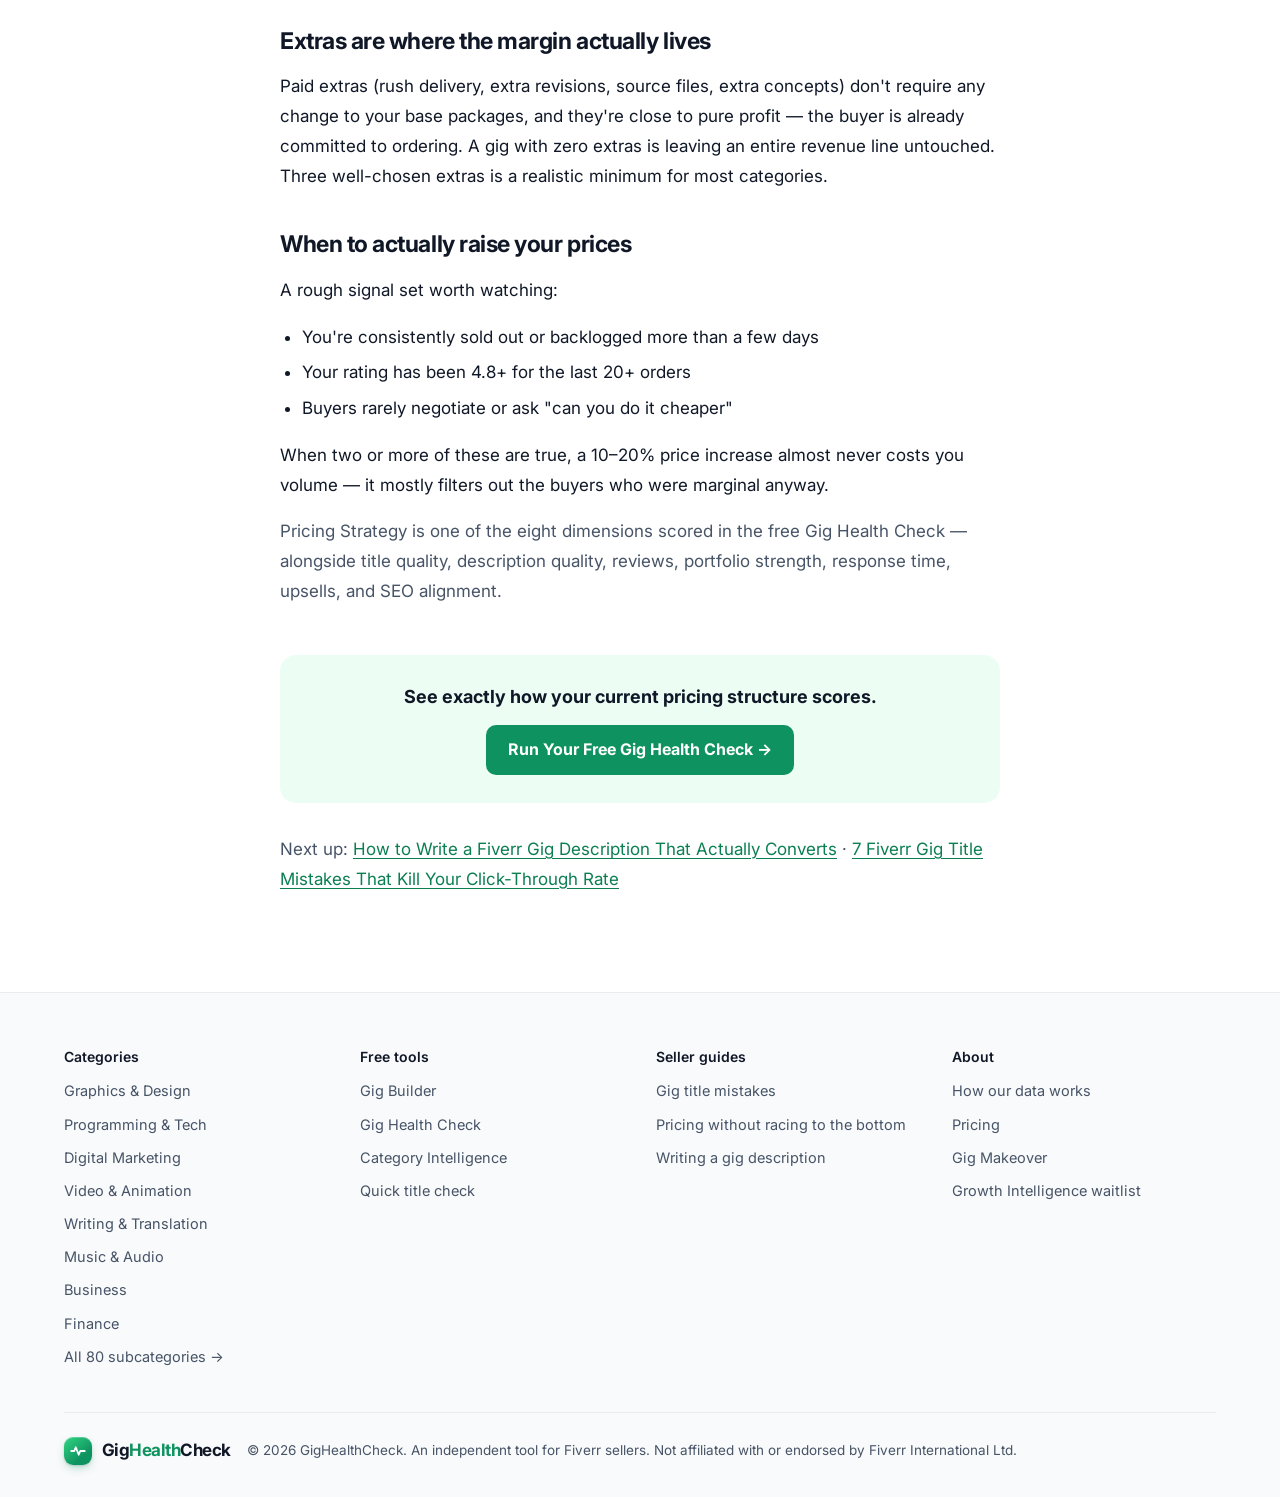
<file: blog/pricing-without-race-to-bottom.html>
<!doctype html>
<html lang="en">
<head>
<meta charset="utf-8">
<meta name="viewport" content="width=device-width, initial-scale=1">
<meta name="theme-color" content="#ffffff">
<link rel="icon" href="../assets/favicon.svg" type="image/svg+xml">
<title>How to Price a Fiverr Gig Without Racing to the Bottom</title>
<meta name="description" content="Three-tier pricing psychology, how wide your Basic/Standard/Premium gap should be, and why your cheapest package is quietly costing you money.">
<link rel="preconnect" href="https://fonts.googleapis.com">
<link rel="preconnect" href="https://fonts.gstatic.com" crossorigin>
<link rel="stylesheet" href="https://fonts.googleapis.com/css2?family=Inter:wght@400;500;600;700&display=swap">
<link rel="stylesheet" href="../assets/site.css">
<script>document.documentElement.classList.add('js')</script>
<script src="../assets/motion.js" defer></script>
<style>
  article.wrap{max-width:760px;margin:0 auto;padding:48px 20px 80px}
  article h1{font-size:clamp(30px,4vw,40px);line-height:1.15;letter-spacing:-.02em;margin:0 0 12px}
  .meta{color:var(--muted);font-size:14.5px;margin-bottom:36px}
  article h2{font-size:23px;margin:40px 0 10px}
  article p{line-height:1.75;font-size:17px;color:var(--text)}
  article ul,article ol{line-height:1.75;font-size:17px;padding-left:22px}
  article li{margin-bottom:6px}
  article table{width:100%;border-collapse:collapse;margin:16px 0;font-size:15px}
  article th,article td{text-align:left;padding:10px 12px;border:1px solid var(--border)}
  article th{background:var(--bg-soft);color:var(--muted);font-weight:700}
  .muted{color:var(--muted)}
  .example{background:var(--bg-soft);border:1px solid var(--border);border-radius:var(--radius);padding:16px 18px;margin:14px 0;font-size:15.5px}
  .bad{border-left:3px solid var(--bad)}
  .good{border-left:3px solid var(--accent)}
  .cta-box{margin-top:48px;background:var(--accent-soft);border-radius:var(--radius-lg);padding:28px 24px;text-align:center;font-size:18px;font-weight:700}
  .cta-box a{display:inline-block;margin-top:14px;background:var(--accent);color:#fff;padding:12px 22px;border-radius:var(--radius);font-size:16px;font-weight:700;text-decoration:none;transition:background .2s}
  .cta-box a:hover{background:var(--accent-2)}
</style>
</head>
<body>
<a class="skip-link" href="#main">Skip to content</a>
<header class="site-header">
  <div class="header-inner">
    <a href="../index.html" class="brand" aria-label="GigHealthCheck home">
      <span class="brand-mark" aria-hidden="true"><svg viewBox="0 0 24 24"><path d="M3 12h4l2-5 4 10 2-5h6"/></svg></span>
      <span class="brand-word">Gig<span>Health</span>Check</span>
    </a>
    <form class="hdr-search" action="../categories.html" role="search">
      <svg class="hs-icon" viewBox="0 0 24 24" aria-hidden="true"><circle cx="11" cy="11" r="7"/><path d="m20 20-3.5-3.5"/></svg>
      <input name="q" type="search" placeholder="Search 80 Fiverr categories" aria-label="Search categories" autocomplete="off" spellcheck="false">
      <kbd aria-hidden="true" title="Press / to search">/</kbd>
      <button type="submit" class="sr">Search</button>
    </form>
    <nav class="site-nav" aria-label="Main">
      <span class="nav-glide" aria-hidden="true"></span>
      <div class="nav-item has-menu">
        <button type="button" class="nav-link" aria-expanded="false" aria-controls="menu-tools">Free tools <svg class="chev" viewBox="0 0 24 24" aria-hidden="true"><path d="m6 9 6 6 6-6"/></svg></button>
        <div class="mega" id="menu-tools">
          <a class="mega-item" href="../builder.html"><span class="mi-icon"><svg viewBox="0 0 24 24" aria-hidden="true"><path d="M12 3v4M12 17v4M3 12h4M17 12h4M5.6 5.6l2.8 2.8M15.6 15.6l2.8 2.8M5.6 18.4l2.8-2.8M15.6 8.4l2.8-2.8"/></svg></span><span><b>Gig Builder <em>Start here</em></b><small>Titles, tags, description and 3 packages, ready to paste</small></span></a>
          <a class="mega-item" href="../tool.html"><span class="mi-icon"><svg viewBox="0 0 24 24" aria-hidden="true"><path d="M3 12h4l2-5 4 10 2-5h6"/></svg></span><span><b>Gig Health Check</b><small>Score your gig and compare it with strong gigs in your category</small></span></a>
          <a class="mega-item" href="../categories.html"><span class="mi-icon"><svg viewBox="0 0 24 24" aria-hidden="true"><circle cx="11" cy="11" r="7"/><path d="m20 20-3.5-3.5"/></svg></span><span><b>Category Intelligence</b><small>Keywords, tags and starting prices for 80 subcategories</small></span></a>
          <div class="mega-foot"><span>Free · No signup · No Fiverr login</span><a href="../index.html#finder">Quick title check →</a></div>
        </div>
      </div>
      <a class="nav-link is-current" aria-current="true" href="../index.html#guides">Guides</a>
      <a class="nav-link" href="../index.html#pricing">Pricing</a>
    </nav>
    <div class="header-actions">
      <a class="btn header-cta" href="../builder.html">Build free</a>
      <button type="button" class="menu-toggle" aria-expanded="false" aria-controls="mobile-menu" aria-label="Open menu"><span></span><span></span></button>
    </div>
  </div>
  <nav class="cat-strip" aria-label="Categories"><div class="cat-strip-inner"><a href="../categories.html?group=Graphics%20%26%20Design" data-group="Graphics &amp; Design">Graphics &amp; Design</a><a href="../categories.html?group=Programming%20%26%20Tech" data-group="Programming &amp; Tech">Programming &amp; Tech</a><a href="../categories.html?group=Digital%20Marketing" data-group="Digital Marketing">Digital Marketing</a><a href="../categories.html?group=Video%20%26%20Animation" data-group="Video &amp; Animation">Video &amp; Animation</a><a href="../categories.html?group=Writing%20%26%20Translation" data-group="Writing &amp; Translation">Writing &amp; Translation</a><a href="../categories.html?group=Music%20%26%20Audio" data-group="Music &amp; Audio">Music &amp; Audio</a><a href="../categories.html?group=Business" data-group="Business">Business</a><a href="../categories.html?group=Finance" data-group="Finance">Finance</a><a href="../categories.html?group=AI%20Services" data-group="AI Services">AI Services</a><a href="../categories.html?group=Data" data-group="Data">Data</a><a href="../categories.html?group=Photography" data-group="Photography">Photography</a></div></nav>
  <div class="scroll-progress" aria-hidden="true"><i></i></div>
</header>
<div class="mobile-menu" id="mobile-menu">
  <div class="mm-inner">
    <form class="mm-search" action="../categories.html" role="search">
      <svg class="hs-icon" viewBox="0 0 24 24" aria-hidden="true"><circle cx="11" cy="11" r="7"/><path d="m20 20-3.5-3.5"/></svg>
      <input name="q" type="search" placeholder="Search 80 Fiverr categories" aria-label="Search categories" autocomplete="off">
      <button type="submit" class="sr">Search</button>
    </form>
    <p class="mm-label">Free tools</p>
    <a class="mm-tool" href="../builder.html"><span class="mi-icon"><svg viewBox="0 0 24 24" aria-hidden="true"><path d="M12 3v4M12 17v4M3 12h4M17 12h4M5.6 5.6l2.8 2.8M15.6 15.6l2.8 2.8M5.6 18.4l2.8-2.8M15.6 8.4l2.8-2.8"/></svg></span><span><b>Gig Builder</b><small>Titles, tags, description and 3 packages, ready to paste</small></span></a>
    <a class="mm-tool" href="../tool.html"><span class="mi-icon"><svg viewBox="0 0 24 24" aria-hidden="true"><path d="M3 12h4l2-5 4 10 2-5h6"/></svg></span><span><b>Gig Health Check</b><small>Score your gig and compare it with strong gigs in your category</small></span></a>
    <a class="mm-tool" href="../categories.html"><span class="mi-icon"><svg viewBox="0 0 24 24" aria-hidden="true"><circle cx="11" cy="11" r="7"/><path d="m20 20-3.5-3.5"/></svg></span><span><b>Category Intelligence</b><small>Keywords, tags and starting prices for 80 subcategories</small></span></a>
    <p class="mm-label">More</p>
    <a class="mm-link" href="../index.html#guides">Seller guides</a>
    <a class="mm-link" href="../index.html#pricing">Pricing</a>
    <a class="mm-link" href="../index.html#makeover">Gig Makeover</a>
    <a class="mm-link" href="../data.html">How our data works</a>
    <a class="btn mm-cta" href="../builder.html">Build my gig free →</a>
    <p class="mm-note">Free · No signup · No Fiverr login</p>
  </div>
</div>

<article class="wrap" id="main">
  <h1>How to Price a Fiverr Gig Without Racing to the Bottom</h1>
  <p class="meta">Growth Intelligence for Fiverr Sellers</p>

  <p>Undercutting every competitor by a dollar feels like a strategy, but it's usually the fastest way to burn out for the least amount of money. Pricing on Fiverr isn't about being cheapest — it's about structuring your packages so buyers upgrade themselves. Here's how that actually works.</p>

  <h2>Why "cheapest wins" is a trap</h2>
  <p>A $5 gig doesn't just cap your revenue — it attracts buyers who negotiate the hardest, request the most revisions, and leave the least generous reviews. You're not competing on price against other sellers; you're competing on <em>perceived value</em>. Two gigs with identical deliverables can sit $30 apart if one presents better.</p>

  <h2>The psychology of three tiers</h2>
  <p>Basic/Standard/Premium isn't just a Fiverr requirement — it's a well-documented pricing pattern (the same one used in SaaS pricing pages). Most buyers don't pick the cheapest option; they pick the option that looks like the "obviously reasonable" middle choice. Your Basic tier's real job often isn't to sell — it's to make Standard look like the sensible default.</p>

  <h2>How wide should the gap actually be</h2>
  <p>Too narrow, and nobody bothers upgrading. Too wide, and Premium looks disconnected from Basic. A reliable starting ratio:</p>
  <table>
    <tr><th>Tier</th><th>Target price</th><th>Ratio vs. Basic</th></tr>
    <tr><td>Basic</td><td>$15</td><td>1x</td></tr>
    <tr><td>Standard</td><td>$21–$30</td><td>1.4x–2x</td></tr>
    <tr><td>Premium</td><td>$27–$65</td><td>1.8x–4x</td></tr>
  </table>
  <p class="muted">This is the same ratio logic our free Gig Health Check tool scores your pricing against.</p>

  <h2>Your Basic tier is probably priced too low</h2>
  <div class="example bad">❌ Basic: $5 — "1 logo concept, low resolution files"</div>
  <div class="example good">✅ Basic: $15 — "1 logo concept, 2 revisions, print + web-ready files"</div>
  <p>A Basic price under $5 is a strong signal to buyers (and to Fiverr's own ranking systems) that you're competing on price, not quality. Raising your price floor filters for buyers who value the work — and gives you room to actually deliver something good.</p>

  <h2>Extras are where the margin actually lives</h2>
  <p>Paid extras (rush delivery, extra revisions, source files, extra concepts) don't require any change to your base packages, and they're close to pure profit — the buyer is already committed to ordering. A gig with zero extras is leaving an entire revenue line untouched. Three well-chosen extras is a realistic minimum for most categories.</p>

  <h2>When to actually raise your prices</h2>
  <p>A rough signal set worth watching:</p>
  <ul>
    <li>You're consistently sold out or backlogged more than a few days</li>
    <li>Your rating has been 4.8+ for the last 20+ orders</li>
    <li>Buyers rarely negotiate or ask "can you do it cheaper"</li>
  </ul>
  <p>When two or more of these are true, a 10–20% price increase almost never costs you volume — it mostly filters out the buyers who were marginal anyway.</p>

  <p class="muted">Pricing Strategy is one of the eight dimensions scored in the free Gig Health Check — alongside title quality, description quality, reviews, portfolio strength, response time, upsells, and SEO alignment.</p>

  <div class="cta-box">
    <div>See exactly how your current pricing structure scores.</div>
    <a href="../tool.html">Run Your Free Gig Health Check →</a>
  </div>

  <p class="muted" style="margin-top:32px">Next up: <a href="how-to-write-a-fiverr-gig-description.html">How to Write a Fiverr Gig Description That Actually Converts</a> · <a href="gig-title-mistakes.html">7 Fiverr Gig Title Mistakes That Kill Your Click-Through Rate</a></p>
</article>

<footer class="site-footer">
  <div class="footer-inner">
    <div class="footer-cols">
      <div>
        <h3>Categories</h3>
        <ul>
          <li><a href="../categories.html?group=Graphics%20%26%20Design">Graphics &amp; Design</a></li>
          <li><a href="../categories.html?group=Programming%20%26%20Tech">Programming &amp; Tech</a></li>
          <li><a href="../categories.html?group=Digital%20Marketing">Digital Marketing</a></li>
          <li><a href="../categories.html?group=Video%20%26%20Animation">Video &amp; Animation</a></li>
          <li><a href="../categories.html?group=Writing%20%26%20Translation">Writing &amp; Translation</a></li>
          <li><a href="../categories.html?group=Music%20%26%20Audio">Music &amp; Audio</a></li>
          <li><a href="../categories.html?group=Business">Business</a></li>
          <li><a href="../categories.html?group=Finance">Finance</a></li>
          <li><a href="../categories.html">All 80 subcategories →</a></li>
        </ul>
      </div>
      <div>
        <h3>Free tools</h3>
        <ul>
          <li><a href="../builder.html">Gig Builder</a></li>
          <li><a href="../tool.html">Gig Health Check</a></li>
          <li><a href="../categories.html">Category Intelligence</a></li>
          <li><a href="../index.html#finder">Quick title check</a></li>
        </ul>
      </div>
      <div>
        <h3>Seller guides</h3>
        <ul>
          <li><a href="../blog/gig-title-mistakes.html">Gig title mistakes</a></li>
          <li><a href="../blog/pricing-without-race-to-bottom.html">Pricing without racing to the bottom</a></li>
          <li><a href="../blog/how-to-write-a-fiverr-gig-description.html">Writing a gig description</a></li>
        </ul>
      </div>
      <div>
        <h3>About</h3>
        <ul>
          <li><a href="../data.html">How our data works</a></li>
          <li><a href="../index.html#pricing">Pricing</a></li>
          <li><a href="../index.html#makeover">Gig Makeover</a></li>
          <li><a href="../index.html#capture">Growth Intelligence waitlist</a></li>
        </ul>
      </div>
    </div>
    <div class="footer-bottom">
      <a href="../index.html" class="brand" aria-label="GigHealthCheck home">
      <span class="brand-mark" aria-hidden="true"><svg viewBox="0 0 24 24"><path d="M3 12h4l2-5 4 10 2-5h6"/></svg></span>
      <span class="brand-word">Gig<span>Health</span>Check</span>
      </a>
      <p>© 2026 GigHealthCheck. An independent tool for Fiverr sellers. Not affiliated with or endorsed by Fiverr International Ltd.</p>
    </div>
  </div>
</footer>
<script data-goatcounter="https://gighealthcheck.goatcounter.com/count" async src="//gc.zgo.at/count.js"></script>
</body>
</html>
</file>
<file: assets/site.css>
/* =========================================================
   GigHealthCheck v3 — light design system
   Bright, airy and precise: white space, hairline borders, soft layered
   shadows, pastel accents and one confident green. Our own name, mark and
   colour, so it feels familiar to Fiverr sellers without imitating Fiverr.
   Font: Inter (loaded per page from Google Fonts)
   ========================================================= */
:root{
  --bg:#ffffff; --bg-soft:#f9fafb; --bg-tint:#f4fbf7;
  --panel:#ffffff; --panel-2:#f2f4f7;
  --border:#eaecf0; --border-strong:#d0d5dd;
  --text:#101828; --text-2:#344054; --muted:#475467; --faint:#98a2b3;
  --accent:#0e9360; --accent-2:#0b7f51; --accent-3:#32d583; --accent-soft:#ecfdf3; --accent-line:#abefc6; --accent-ink:#067647; --accent-deep:#054f31;
  --warn:#b54708; --warn-soft:#fffaeb; --bad:#d92d20; --bad-soft:#fef3f2; --info:#175cd3; --info-soft:#eff8ff;
  --on-accent:#ffffff;
  --radius:10px; --radius-lg:16px; --radius-xl:20px;
  --shadow-xs:0 1px 2px rgba(16,24,40,.05);
  --shadow-1:0 1px 3px rgba(16,24,40,.08),0 1px 2px rgba(16,24,40,.04);
  --shadow-2:0 12px 16px -4px rgba(16,24,40,.08),0 4px 6px -2px rgba(16,24,40,.03);
  --shadow-3:0 20px 40px -12px rgba(16,24,40,.16),0 4px 8px -4px rgba(16,24,40,.04);
  --ring:0 0 0 4px rgba(14,147,96,.16);
  --ease:cubic-bezier(.2,.8,.2,1);
  --font:"Inter",-apple-system,BlinkMacSystemFont,"Segoe UI",Roboto,Helvetica,Arial,sans-serif;
  color-scheme:light;
}
*{box-sizing:border-box}
/* clip, not hidden: hidden turns body into a scroll container and breaks the sticky header */
html,body{overflow-x:hidden;overflow-x:clip}
html{scroll-padding-top:124px;-webkit-text-size-adjust:100%}
body{margin:0;background:var(--bg);color:var(--text);font-family:var(--font);font-size:16px;line-height:1.6;-webkit-font-smoothing:antialiased;-moz-osx-font-smoothing:grayscale}
a{color:var(--accent-2);text-underline-offset:3px}
h1,h2,h3,h4{color:var(--text);letter-spacing:-.02em;line-height:1.2;font-weight:700}
::selection{background:#d1fadf;color:var(--accent-deep)}
.wrap{max-width:1200px;margin:0 auto;padding:0 24px}
@media (max-width:600px){.wrap{padding:0 16px}}
.sr{position:absolute;width:1px;height:1px;padding:0;margin:-1px;overflow:hidden;clip:rect(0 0 0 0);white-space:nowrap;border:0}
:focus-visible{outline:2px solid var(--accent);outline-offset:2px}
kbd{font:inherit;font-size:12px;font-weight:600;line-height:20px;min-width:22px;text-align:center;color:var(--muted);background:#fff;border:1px solid var(--border-strong);border-bottom-width:2px;border-radius:6px;padding:0 6px}

/* ---------- Header ---------- */
.skip-link{position:fixed;left:12px;top:-60px;z-index:100;background:var(--accent);color:var(--on-accent);padding:10px 14px;border-radius:var(--radius);font-weight:600;text-decoration:none;transition:top .2s}
.skip-link:focus{top:12px}
.site-header{position:sticky;top:0;z-index:50;background:rgba(255,255,255,.86);-webkit-backdrop-filter:saturate(180%) blur(14px);backdrop-filter:saturate(180%) blur(14px);border-bottom:1px solid var(--border);transition:transform .35s var(--ease),box-shadow .3s}
.site-header.scrolled{box-shadow:0 8px 24px -14px rgba(16,24,40,.14)}
.site-header.tucked{transform:translateY(-100%)}
.header-inner{max-width:1200px;margin:0 auto;padding:0 24px;display:flex;align-items:center;gap:20px;height:68px}

.brand{display:inline-flex;align-items:center;gap:10px;font-weight:700;font-size:19px;letter-spacing:-.03em;text-decoration:none;color:var(--text);flex:none}
.brand-word span{color:var(--accent)}
.brand-mark{width:32px;height:32px;border-radius:9px;display:grid;place-items:center;background:linear-gradient(140deg,var(--accent-3),var(--accent) 70%);box-shadow:inset 0 1px 0 rgba(255,255,255,.25),0 1px 2px rgba(16,24,40,.12),0 4px 10px -2px rgba(14,147,96,.35);transition:transform .35s var(--ease)}
.brand-mark svg{width:18px;height:18px;fill:none;stroke:#fff;stroke-width:2.4;stroke-linecap:round;stroke-linejoin:round;stroke-dasharray:40}
.brand:hover .brand-mark{transform:rotate(-6deg)}
.brand:hover .brand-mark svg{animation:trace .9s var(--ease)}
@keyframes trace{from{stroke-dashoffset:40}to{stroke-dashoffset:0}}

/* Category search with live suggestions (hidden on the homepage until the big search scrolls away) */
.hdr-search{position:relative;flex:1;max-width:440px;display:flex;align-items:center;gap:10px;height:42px;padding:0 10px 0 13px;background:var(--panel-2);border:1px solid transparent;border-radius:var(--radius);transition:background .2s,border-color .2s,box-shadow .2s,opacity .25s,visibility .25s}
.hdr-search:hover{background:#eaedf1}
.hdr-search:focus-within{background:#fff;border-color:var(--accent);box-shadow:var(--ring)}
.hs-icon{width:18px;height:18px;flex:none;fill:none;stroke:var(--faint);stroke-width:2.2;stroke-linecap:round}
.hdr-search input,.mm-search input{flex:1;min-width:0;height:100%;border:0;padding:0;background:transparent;box-shadow:none;border-radius:0;font:inherit;font-size:15px;color:var(--text);outline:none}
.hdr-search input:focus,.mm-search input:focus{box-shadow:none;border:0}
.hdr-search input::placeholder,.mm-search input::placeholder{color:var(--faint)}
.hdr-search:focus-within kbd{display:none}
.home .hdr-search{opacity:0;visibility:hidden}
.home .site-header.show-search .hdr-search{opacity:1;visibility:visible}
.hs-list{position:absolute;z-index:20;left:-1px;right:-1px;top:calc(100% + 8px);margin:0;padding:6px;list-style:none;background:#fff;border:1px solid var(--border);border-radius:14px;box-shadow:var(--shadow-3);max-height:min(440px,70vh);overflow:auto}
.hs-list li{display:flex;align-items:center;gap:12px;padding:8px 10px;border-radius:var(--radius);cursor:pointer;line-height:1.3}
.hs-list li[aria-selected="true"]{background:var(--panel-2)}
.hs-ic{width:32px;height:32px;flex:none;border-radius:9px;display:grid;place-items:center;background:var(--accent-soft);color:var(--accent-ink)}
.hs-ic svg{width:16px;height:16px;fill:none;stroke:currentColor;stroke-width:2;stroke-linecap:round;stroke-linejoin:round}
.hs-list b{display:block;font-size:14.5px;font-weight:600;color:var(--text)}
.hs-list small{display:block;font-size:12.5px;color:var(--muted)}
.hs-list mark{background:none;color:var(--accent-2)}
.hs-list li.hs-all{margin-top:4px;padding:11px 10px;border-top:1px solid var(--border);border-radius:0 0 var(--radius) var(--radius);font-size:14px;font-weight:600;color:var(--accent-2)}

.site-nav{position:relative;display:flex;align-items:center;gap:2px;margin-left:auto}
.nav-item{position:relative}
.nav-link{position:relative;z-index:1;display:inline-flex;align-items:center;gap:6px;color:var(--text-2);text-decoration:none;font:inherit;font-size:14.5px;font-weight:500;padding:8px 12px;border-radius:8px;background:none;border:0;cursor:pointer;transition:color .2s}
.nav-link:hover,.nav-link[aria-expanded="true"],.nav-link.is-current{color:var(--text)}
.nav-link.is-current::after{content:"";position:absolute;left:12px;right:12px;bottom:-1px;height:2px;border-radius:2px;background:var(--accent)}
.chev{width:14px;height:14px;fill:none;stroke:currentColor;stroke-width:2.2;stroke-linecap:round;stroke-linejoin:round;transition:transform .25s var(--ease)}
.nav-link[aria-expanded="true"] .chev{transform:rotate(180deg)}
.nav-glide{position:absolute;z-index:0;top:0;left:0;height:100%;width:0;border-radius:8px;background:var(--panel-2);opacity:0;pointer-events:none;transition:transform .3s var(--ease),width .3s var(--ease),opacity .2s}
.nav-glide.on{opacity:1}

/* "Free tools" dropdown */
.mega{position:absolute;z-index:10;top:calc(100% + 14px);left:50%;margin-left:-210px;width:420px;padding:8px;background:#fff;border:1px solid var(--border);border-radius:var(--radius-lg);box-shadow:var(--shadow-3);opacity:0;visibility:hidden;translate:0 -6px;transition:opacity .2s,translate .25s var(--ease),visibility 0s .25s}
.mega::before{content:"";position:absolute;left:0;right:0;top:-16px;height:16px}
.nav-item.open .mega{opacity:1;visibility:visible;translate:none;transition:opacity .2s,translate .25s var(--ease)}
.mega-item{display:flex;gap:14px;align-items:flex-start;padding:12px;border-radius:var(--radius);text-decoration:none;color:var(--text);transition:background .2s}
.mega-item:hover,.mega-item:focus-visible,.mega-item[aria-current="page"]{background:var(--bg-soft)}
.mi-icon{width:38px;height:38px;flex:none;border-radius:10px;display:grid;place-items:center;background:var(--accent-soft);border:1px solid var(--accent-line);transition:transform .25s var(--ease)}
.mega-item:hover .mi-icon{transform:scale(1.06)}
.mi-icon svg{width:19px;height:19px;stroke:var(--accent-2);fill:none;stroke-width:2;stroke-linecap:round;stroke-linejoin:round}
.mega-item b{display:flex;align-items:center;gap:8px;font-size:15px;font-weight:600;margin-bottom:2px}
.mega-item b em{font-style:normal;font-size:11px;font-weight:600;color:var(--accent-ink);background:var(--accent-soft);border:1px solid var(--accent-line);padding:1px 7px;border-radius:999px}
.mega-item small{display:block;color:var(--muted);font-size:13.5px;line-height:1.45}
.mega-foot{display:flex;justify-content:space-between;align-items:center;gap:10px;flex-wrap:wrap;margin-top:4px;padding:12px 12px 6px;border-top:1px solid var(--border);font-size:13px;color:var(--muted)}
.mega-foot a{font-weight:600;text-decoration:none}

.header-actions{display:flex;align-items:center;gap:10px}
.btn.header-cta{min-height:38px;padding:8px 14px;font-size:14.5px}
.menu-toggle{display:none}
.scroll-progress{position:absolute;left:0;right:0;bottom:-1px;height:2px;pointer-events:none;overflow:hidden}
.scroll-progress i{display:block;height:100%;transform-origin:0 50%;transform:scaleX(var(--p,0));background:linear-gradient(90deg,var(--accent-3),var(--accent))}

/* Category bar under the header */
.cat-strip{border-top:1px solid var(--border);position:relative}
.cat-strip-inner{max-width:1200px;margin:0 auto;padding:0 24px;display:flex;justify-content:space-between;gap:12px;overflow-x:auto;scrollbar-width:none}
/* Fade the right edge only while there are more links to scroll to (set by motion.js) */
.cat-strip-inner.more{-webkit-mask-image:linear-gradient(90deg,#000 90%,transparent);mask-image:linear-gradient(90deg,#000 90%,transparent)}
.cat-strip-inner::-webkit-scrollbar{display:none}
.cat-strip a{flex:none;display:block;padding:10px 0 9px;font-size:13.5px;font-weight:500;color:var(--muted);text-decoration:none;white-space:nowrap;border-bottom:2px solid transparent;transition:color .2s,border-color .2s}
.cat-strip a:hover{color:var(--text)}
.cat-strip a.on{color:var(--text);border-bottom-color:var(--accent)}

/* Phone menu: a full-screen panel under the header */
.mobile-menu{position:fixed;inset:0;z-index:49;overflow-y:auto;background:#fff;padding:80px 0 32px;opacity:0;visibility:hidden;transition:opacity .25s,visibility 0s .25s}
.mobile-menu .mm-inner{max-width:560px;margin:0 auto;padding:0 16px}
.menu-open .mobile-menu{opacity:1;visibility:visible;transition:opacity .25s}
.menu-open,.menu-open body{overflow:hidden}
.mm-search{display:flex;align-items:center;gap:10px;height:48px;padding:0 14px;background:var(--panel-2);border:1px solid transparent;border-radius:12px;margin-bottom:6px;transition:background .2s,border-color .2s,box-shadow .2s}
.mm-search:focus-within{background:#fff;border-color:var(--accent);box-shadow:var(--ring)}
.mm-search input{font-size:16px}
.mm-label{margin:22px 4px 8px;font-size:12.5px;font-weight:600;letter-spacing:.04em;text-transform:uppercase;color:var(--faint)}
.mm-tool{display:flex;gap:14px;align-items:center;padding:14px;border:1px solid var(--border);border-radius:var(--radius-lg);background:#fff;margin-bottom:8px;text-decoration:none;color:var(--text);box-shadow:var(--shadow-xs)}
.mm-tool[aria-current="page"]{border-color:var(--accent-line);background:var(--accent-soft)}
.mm-tool b{display:block;font-size:16px;font-weight:600}
.mm-tool small{display:block;color:var(--muted);font-size:13.5px;line-height:1.4}
.mm-link{display:flex;justify-content:space-between;align-items:center;padding:15px 4px;border-bottom:1px solid var(--border);font-size:16.5px;font-weight:500;color:var(--text);text-decoration:none}
.mm-link::after{content:"→";color:var(--faint)}
.btn.mm-cta{display:flex;width:100%;margin-top:22px;min-height:50px;font-size:16px}
.mm-note{margin:12px 0 0;text-align:center;font-size:13px;line-height:1.5;color:var(--muted)}
.menu-open .mm-inner>*{animation:mmIn .35s var(--ease) both}
@keyframes mmIn{from{opacity:0;translate:0 8px}to{opacity:1;translate:none}}

@media (max-width:1100px){.hdr-search{max-width:340px}}
@media (max-width:960px){.hdr-search{display:none}}
@media (max-width:860px){
  html{scroll-padding-top:76px}
  .site-nav{display:none}
  .header-actions{margin-left:auto}
  .header-inner{height:62px;gap:10px;padding:0 16px}
  .menu-toggle{display:inline-flex;flex-direction:column;justify-content:center;align-items:center;gap:5px;width:42px;height:42px;padding:0;border-radius:var(--radius);border:1px solid var(--border);background:#fff;cursor:pointer;box-shadow:var(--shadow-xs)}
  .menu-toggle span{display:block;width:18px;height:2px;border-radius:2px;background:var(--text);transition:transform .3s var(--ease)}
  .menu-open .menu-toggle span:first-child{transform:translateY(3.5px) rotate(45deg)}
  .menu-open .menu-toggle span:last-child{transform:translateY(-3.5px) rotate(-45deg)}
  .cat-strip{display:none}
}
@media (min-width:861px){.mobile-menu{display:none}}
@media (max-width:440px){.brand{gap:8px;font-size:17px}.brand-mark{width:30px;height:30px}.btn.header-cta{padding:8px 12px;font-size:14px}.menu-toggle{width:40px;height:40px}}
@media (max-width:359px){.btn.header-cta{display:none}}

/* ---------- Buttons ---------- */
.btn{display:inline-flex;align-items:center;justify-content:center;gap:8px;min-height:44px;padding:10px 18px;border-radius:var(--radius);font:inherit;font-size:15px;font-weight:600;line-height:1.2;letter-spacing:-.005em;text-align:center;text-decoration:none;cursor:pointer;color:var(--on-accent);background:var(--accent);border:1px solid var(--accent);box-shadow:inset 0 1px 0 rgba(255,255,255,.18),0 1px 2px rgba(16,24,40,.08);transition:background .2s,border-color .2s,color .2s,box-shadow .2s,transform .2s var(--ease)}
.btn:hover{background:var(--accent-2);border-color:var(--accent-2);box-shadow:inset 0 1px 0 rgba(255,255,255,.18),0 6px 16px -4px rgba(14,147,96,.45)}
.btn:active{transform:translateY(1px)}
.btn-ghost{color:var(--text-2);background:#fff;border-color:var(--border-strong);box-shadow:var(--shadow-xs)}
.btn-ghost:hover{color:var(--text);background:var(--bg-soft);border-color:var(--border-strong);box-shadow:var(--shadow-xs)}
.btn-dark{background:var(--text);border-color:var(--text);color:#fff}
.btn-dark:hover{background:#000;border-color:#000;box-shadow:var(--shadow-2)}
.btn-sm{min-height:36px;padding:7px 14px;font-size:14px}
.btn-lg{min-height:52px;padding:12px 24px;font-size:16px;border-radius:12px}

/* ---------- Page scaffolding ---------- */
.page{padding:44px 0 96px;background:linear-gradient(180deg,#f3faf6 0,rgba(255,255,255,0) 360px)}
.page h1{font-size:clamp(30px,3.4vw,40px);font-weight:700;letter-spacing:-.03em;margin:0 0 10px;line-height:1.15}
.sub{color:var(--muted);margin:0 0 32px;font-size:17.5px;max-width:720px}
.muted{color:var(--muted)}
.small{font-size:13px}
.card{background:#fff;border:1px solid var(--border);border-radius:var(--radius-lg);padding:24px;box-shadow:var(--shadow-xs)}
.grid-2{display:grid;grid-template-columns:minmax(0,380px) minmax(0,1fr);gap:24px;align-items:start}
@media (max-width:860px){.grid-2{grid-template-columns:minmax(0,1fr)}}

/* ---------- Forms ---------- */
label{display:block;font-size:14px;font-weight:500;color:var(--text-2);margin:16px 0 6px}
input,textarea,select{width:100%;padding:10px 14px;background-color:#fff;border:1px solid var(--border-strong);border-radius:var(--radius);color:var(--text);font-size:15px;font-family:inherit;box-shadow:var(--shadow-xs);transition:border-color .2s,box-shadow .2s}
input::placeholder,textarea::placeholder{color:var(--faint)}
input:focus,textarea:focus,select:focus{outline:none;border-color:var(--accent);box-shadow:var(--shadow-xs),var(--ring)}
select{-webkit-appearance:none;appearance:none;padding-right:40px;cursor:pointer;background-image:url("data:image/svg+xml,%3Csvg xmlns='http://www.w3.org/2000/svg' viewBox='0 0 24 24' fill='none' stroke='%23667085' stroke-width='2' stroke-linecap='round' stroke-linejoin='round'%3E%3Cpath d='m6 9 6 6 6-6'/%3E%3C/svg%3E");background-repeat:no-repeat;background-position:right 12px center;background-size:18px}
textarea{min-height:120px;resize:vertical;line-height:1.55}
input[type=checkbox]{width:18px;height:18px;padding:0;box-shadow:none;accent-color:var(--accent)}
.checkrow{display:flex;align-items:flex-start;gap:10px;margin-top:12px}
.checkrow input{width:auto;margin-top:3px;flex:none}
.checkrow label{margin:0;font-weight:500}

.section-title{font-size:13px;text-transform:uppercase;letter-spacing:.05em;color:var(--muted);margin:0 0 10px;font-weight:600}
.out-block{border-top:1px solid var(--border);padding:22px 0}
.out-block:first-child{border-top:0;padding-top:0}
.out-head{display:flex;justify-content:space-between;align-items:center;gap:10px;margin-bottom:12px}
.out-head h3{margin:0;font-size:17px;font-weight:600}

.chips{display:flex;flex-wrap:wrap;gap:8px}
.chip{background:#fff;border:1px solid var(--border);border-radius:999px;padding:4px 12px;font-size:13.5px;font-weight:500;color:var(--text-2);box-shadow:var(--shadow-xs)}
.chip.on,.chip.used{border-color:var(--accent-line);background:var(--accent-soft);color:var(--accent-ink)}
.chip.used::before{content:"✓ "}

.list{margin:0;padding-left:20px}
.list li{margin-bottom:7px;font-size:15px}
.title-row{display:flex;justify-content:space-between;gap:12px;align-items:center;padding:11px 14px;border:1px solid var(--border);border-radius:var(--radius);margin-bottom:8px;background:#fff;font-size:15px;box-shadow:var(--shadow-xs)}
/* Phones: the title gets the full width; its length and Copy button sit underneath */
@media (max-width:520px){.title-row{flex-wrap:wrap;gap:8px}.title-row>span:first-child{flex:1 1 100%}.title-row>span:last-child{margin-left:auto}}
.len{font-size:12.5px;color:var(--muted);white-space:nowrap;font-variant-numeric:tabular-nums}
.len.ok{color:var(--accent-2);font-weight:600}
.len.warn{color:var(--warn);font-weight:600}
.pre{white-space:pre-wrap;background:var(--bg-soft);border:1px solid var(--border);border-radius:var(--radius);padding:16px 18px;font-size:15px;line-height:1.65;font-family:inherit;margin:0;color:var(--text-2)}

.table-wrap{overflow-x:auto;border:1px solid var(--border);border-radius:var(--radius-lg);box-shadow:var(--shadow-xs)}
table{width:100%;border-collapse:collapse;font-size:14.5px}
th,td{text-align:left;padding:12px 14px;border-bottom:1px solid var(--border);vertical-align:top}
tr:last-child td{border-bottom:0}
th{background:var(--bg-soft);color:var(--muted);font-weight:600;font-size:12.5px;text-transform:uppercase;letter-spacing:.04em}
td.num{white-space:nowrap;font-weight:600;font-variant-numeric:tabular-nums}
.note{font-size:13.5px;color:var(--muted);background:var(--bg-soft);border:1px solid var(--border);border-radius:var(--radius);padding:11px 14px;margin-top:12px}
.empty{color:var(--muted);text-align:center;padding:48px 12px}

/* ---------- Footer ---------- */
.site-footer{border-top:1px solid var(--border);background:var(--bg-soft);color:var(--muted);font-size:14.5px}
.footer-inner{max-width:1200px;margin:0 auto;padding:56px 24px 32px}
.footer-cols{display:grid;grid-template-columns:repeat(4,minmax(0,1fr));gap:32px}
@media (max-width:860px){.footer-cols{grid-template-columns:repeat(2,minmax(0,1fr))}}
@media (max-width:480px){.footer-cols{grid-template-columns:minmax(0,1fr)}}
.footer-cols h3{margin:0 0 14px;font-size:14px;font-weight:600;letter-spacing:0;color:var(--text)}
.footer-cols ul{list-style:none;margin:0;padding:0;display:grid;gap:10px}
.footer-cols a{color:var(--muted);text-decoration:none;transition:color .2s}
.footer-cols a:hover{color:var(--text)}
.footer-bottom{display:flex;align-items:center;gap:16px;flex-wrap:wrap;margin-top:44px;padding-top:24px;border-top:1px solid var(--border)}
.footer-bottom .brand{font-size:17px}
.footer-bottom .brand-mark{width:28px;height:28px}
.footer-bottom p{margin:0;font-size:13.5px;flex:1;min-width:240px}

/* ---------- Industry profile (Builder + Health Check) ---------- */
.industry{container-type:inline-size;scroll-margin-top:124px}
.industry.show{animation:rise .45s var(--ease) both}
.ind-kicker{display:inline-flex;align-items:center;gap:6px;font-size:12px;font-weight:600;color:var(--accent-ink);background:var(--accent-soft);border:1px solid var(--accent-line);padding:3px 10px;border-radius:999px}
.ind-kicker svg{width:14px;height:14px;stroke:currentColor;fill:none;stroke-width:2.2;stroke-linecap:round;stroke-linejoin:round}
.ind-head h2{margin:12px 0 4px;font-size:22px;letter-spacing:-.02em}
.ind-head p{margin:0}
.ind-stats{display:grid;grid-template-columns:repeat(2,minmax(0,1fr));gap:10px;margin:18px 0 4px}
@container (min-width:620px){.ind-stats{grid-template-columns:repeat(4,minmax(0,1fr))}}
.ind-stats>div{background:var(--bg-soft);border:1px solid var(--border);border-radius:12px;padding:12px 14px}
.ind-stats span{display:block;font-size:11.5px;color:var(--muted);text-transform:uppercase;letter-spacing:.05em;font-weight:600}
.ind-stats b{display:block;font-size:18px;margin:4px 0 2px;line-height:1.25;overflow-wrap:anywhere;letter-spacing:-.01em}
.ind-stats small{display:block;font-size:12.5px;color:var(--muted)}
.ind-sec{margin-top:26px}
.ind-sec h3{margin:0 0 12px;font-size:16px;font-weight:600}
.ind-sec-head{display:flex;justify-content:space-between;align-items:baseline;gap:12px;flex-wrap:wrap}
.ind-sec-head h3{margin-bottom:8px}
.ind-match{font-size:13.5px;color:var(--muted);white-space:nowrap}
.ind-match b{font-size:20px;color:var(--text)}
.match-bar{height:8px;border-radius:999px;background:var(--panel-2);overflow:hidden;margin:2px 0 14px}
.match-bar i{display:block;height:100%;width:0;border-radius:inherit;background:linear-gradient(90deg,var(--accent-3),var(--accent));transition:width 1s var(--ease) .15s}
.industry.on .match-bar i{width:var(--w)}
.ind-note{margin:10px 0 0;font-size:13.5px;color:var(--muted)}

/* You vs. a strong gig */
.vs{list-style:none;margin:0;padding:0;display:grid;gap:8px}
.vs-row{display:flex;gap:12px;align-items:flex-start;padding:12px 14px;border:1px solid var(--border);border-radius:12px;background:#fff}
.vs-icon{flex:none;width:22px;height:22px;border-radius:50%;display:grid;place-items:center;font-size:12px;font-weight:700;margin-top:1px}
.vs-row.ok .vs-icon{background:var(--accent-soft);color:var(--accent-ink)}
.vs-row.ok .vs-icon::before{content:"✓"}
.vs-row.warn .vs-icon{background:var(--warn-soft);color:var(--warn)}
.vs-row.warn .vs-icon::before{content:"!"}
.vs-row.bad{border-color:#fecdca}
.vs-row.bad .vs-icon{background:var(--bad-soft);color:var(--bad)}
.vs-row.bad .vs-icon::before{content:"✕"}
.vs-row.missing .vs-icon{background:var(--panel-2);color:var(--muted)}
.vs-row.missing .vs-icon::before{content:"–"}
.vs-main{flex:1;min-width:0}
.vs-main>b{font-size:15px;font-weight:600}
.vs-cols{display:grid;grid-template-columns:minmax(0,1fr) minmax(0,1fr);gap:6px 16px;margin-top:6px;font-size:14px}
@container (max-width:440px){.vs-cols{grid-template-columns:minmax(0,1fr)}}
.vs-cols em{display:block;font-style:normal;font-size:11px;color:var(--muted);text-transform:uppercase;letter-spacing:.06em;font-weight:600;margin-bottom:1px}
.vs-fix{margin:8px 0 0;font-size:13.5px;line-height:1.5;color:var(--muted)}
.vs-fix::before{content:"Fix: ";color:var(--text);font-weight:600}

/* Price ladder: suggested bars, your prices as dashed markers */
.ladder{display:grid;grid-template-columns:repeat(3,minmax(0,1fr));gap:12px}
.rung{text-align:center;min-width:0}
.rung-track{position:relative;height:130px;display:flex;align-items:flex-end;justify-content:center;border-bottom:1px solid var(--border);margin-bottom:10px}
.rung-bar{width:56%;max-width:64px;height:0;border-radius:8px 8px 3px 3px;background:linear-gradient(180deg,var(--accent-3),var(--accent));transition:height .9s var(--ease);transition-delay:calc(.15s + var(--i,0) * .1s)}
.industry.on .rung-bar{height:var(--h)}
.rung-you{position:absolute;left:6%;right:6%;bottom:var(--y);border-top:2px dashed var(--text-2);opacity:0;transition:opacity .4s .7s}
.industry.on .rung-you{opacity:1}
.rung-you span{position:absolute;right:0;bottom:4px;font-size:11.5px;font-weight:600;background:#fff;border:1px solid var(--border);border-radius:6px;padding:1px 6px;white-space:nowrap;box-shadow:var(--shadow-xs)}
.rung>b{display:block;font-size:18px;font-variant-numeric:tabular-nums}
.rung .tier{display:block;font-size:12px;color:var(--muted);text-transform:uppercase;letter-spacing:.04em;margin-top:2px}
.rung small{display:-webkit-box;-webkit-line-clamp:3;-webkit-box-orient:vertical;overflow:hidden;font-size:12.5px;line-height:1.4;color:var(--muted);margin-top:6px}
.legend{display:flex;gap:18px;justify-content:center;margin:12px 0 0;font-size:12.5px;color:var(--muted)}
.legend i{display:inline-block;width:14px;height:8px;border-radius:2px;vertical-align:middle;margin-right:6px}
.legend .sw-sugg{background:var(--accent)}
.legend .sw-you{height:0;border-top:2px dashed var(--text-2);border-radius:0}

.ind-more-wrap{margin-top:20px}
.ind-more{border-top:1px solid var(--border)}
.ind-more:last-child{border-bottom:1px solid var(--border)}
.ind-more summary{cursor:pointer;list-style:none;display:flex;justify-content:space-between;align-items:center;gap:10px;padding:14px 0;font-weight:600;font-size:15px}
.ind-more summary::-webkit-details-marker{display:none}
.ind-more summary::after{content:"+";color:var(--accent);font-size:22px;font-weight:400;line-height:1;transition:transform .25s var(--ease)}
.ind-more[open] summary::after{transform:rotate(45deg)}
.ind-more ul{margin:0 0 14px;padding-left:18px;color:var(--muted);font-size:14.5px}
.ind-more li{margin-bottom:7px}
.ind-more li b{color:var(--text);font-weight:600}
.ind-foot{margin-top:22px;padding-top:16px;border-top:1px solid var(--border)}
.ind-foot>p{margin:0 0 14px;font-size:13px;line-height:1.55;color:var(--muted)}
.ind-cta{display:flex;gap:10px;flex-wrap:wrap}
.ind-cta .btn{flex:1 1 180px}

/* ---------- Data trust: source labels + "Is this price right?" ---------- */
.trust-line{display:flex;flex-wrap:wrap;align-items:center;gap:6px 10px;font-size:13px;line-height:1.4;color:var(--muted);margin-top:10px}
.trust-line a{font-weight:600;text-decoration:none;white-space:nowrap}
.trust-line a:hover{text-decoration:underline}
.trust-badge{display:inline-flex;align-items:center;gap:5px;font-size:11px;font-weight:600;letter-spacing:.03em;text-transform:uppercase;padding:2px 9px;border-radius:999px;border:1px solid transparent;white-space:nowrap;cursor:help}
.trust-badge::before{content:"";width:6px;height:6px;border-radius:50%;background:currentColor}
.lvl-guidance{background:var(--warn-soft);border-color:#fedf89;color:var(--warn)}
.lvl-checked{background:var(--info-soft);border-color:#b2ddff;color:var(--info)}
.lvl-early{background:var(--accent-soft);border-color:var(--accent-line);color:var(--accent-ink)}
.lvl-verified{background:var(--accent);color:var(--on-accent)}
.price-check{margin-top:14px;padding:14px;border:1px solid var(--border);border-radius:12px;background:var(--bg-soft)}
.pc-q{margin:0 0 10px;font-size:14px;font-weight:600}
.pc-votes{display:flex;gap:8px;flex-wrap:wrap}
.pc-votes button{font:inherit;font-size:13.5px;font-weight:500;color:var(--text-2);background:#fff;border:1px solid var(--border-strong);border-radius:999px;padding:6px 14px;cursor:pointer;box-shadow:var(--shadow-xs);transition:border-color .2s,background .2s,color .2s}
.pc-votes button:hover{border-color:var(--text-2);color:var(--text)}
.pc-votes button[aria-pressed="true"]{border-color:var(--accent-line);background:var(--accent-soft);color:var(--accent-ink)}
.pc-more{display:flex;align-items:flex-end;gap:10px;flex-wrap:wrap;margin-top:12px}
.pc-more[hidden]{display:none}
.pc-more label{margin:0;font-size:13px;flex:1 1 180px}
.pc-more input{margin-top:5px}
.pc-note{margin:10px 0 0;font-size:12.5px;color:var(--muted)}
.pc-status{margin:6px 0 0;font-size:13.5px;font-weight:600;color:var(--accent-2)}
.pc-status:empty{display:none}
.price-check.sent .pc-votes,.price-check.sent .pc-more,.price-check.sent .pc-note{display:none}

/* ---------- Motion (quiet: fade-ups, small lifts, a gentle float) ---------- */
/* Entrances use `translate`, leaving `transform` free for hovers */
@keyframes rise{from{opacity:0;translate:0 12px}to{opacity:1;translate:none}}
@keyframes float{0%,100%{translate:0 0}50%{translate:0 -8px}}
.lift{transition:transform .25s var(--ease),box-shadow .25s var(--ease),border-color .25s}
.lift:hover{transform:translateY(-3px);box-shadow:var(--shadow-2)}

/* Scroll reveal (only when JS is running, so content never stays hidden) */
.js [data-reveal]{opacity:0;translate:0 14px;transition:opacity .6s var(--ease) calc(var(--i,0) * 70ms),translate .6s var(--ease) calc(var(--i,0) * 70ms)}
.js [data-reveal].lift{transition:opacity .6s var(--ease) calc(var(--i,0) * 70ms),translate .6s var(--ease) calc(var(--i,0) * 70ms),transform .25s var(--ease),box-shadow .25s var(--ease),border-color .25s}
.js [data-reveal].in{opacity:1;translate:none}

/* App pages ease in on load */
.js .page>.wrap>*{animation:rise .5s var(--ease) both}
.js .page>.wrap>*:nth-child(2){animation-delay:.06s}
.js .page>.wrap>*:nth-child(3){animation-delay:.12s}
.js .page>.wrap>*:nth-child(4){animation-delay:.18s}

/* Results cascade in (Builder output, Health Check dimensions, Category cards) */
.pop>.out-block,.cascade>*{animation:rise .45s var(--ease) both}
.pop>.out-block:nth-child(2),.cascade>*:nth-child(2){animation-delay:.04s}
.pop>.out-block:nth-child(3),.cascade>*:nth-child(3){animation-delay:.08s}
.pop>.out-block:nth-child(4),.cascade>*:nth-child(4){animation-delay:.12s}
.pop>.out-block:nth-child(5),.cascade>*:nth-child(5){animation-delay:.16s}
.pop>.out-block:nth-child(6),.cascade>*:nth-child(6){animation-delay:.2s}
.pop>.out-block:nth-child(n+7),.cascade>*:nth-child(n+7){animation-delay:.24s}

@media (prefers-reduced-motion: reduce){
  *,*::before,*::after{animation-duration:.01ms!important;animation-iteration-count:1!important;transition-duration:.01ms!important;transition-delay:0s!important;scroll-behavior:auto!important}
  .js [data-reveal]{opacity:1;translate:none}
}

/* ---------- "Saved in this browser" note (assets/context.js) ---------- */
.saved-note{display:flex;align-items:center;flex-wrap:wrap;gap:6px 10px;margin:-14px 0 24px;font-size:13.5px;color:var(--muted)}
.saved-note[hidden]{display:none}
.saved-note svg{width:16px;height:16px;flex:none;fill:none;stroke:var(--accent);stroke-width:2.6;stroke-linecap:round;stroke-linejoin:round}
.saved-note button{font:inherit;font-size:13.5px;font-weight:600;color:var(--accent-2);background:none;border:0;padding:0;cursor:pointer;text-decoration:underline;text-underline-offset:3px}
.saved-note button:hover{color:var(--accent-deep)}
</file>
